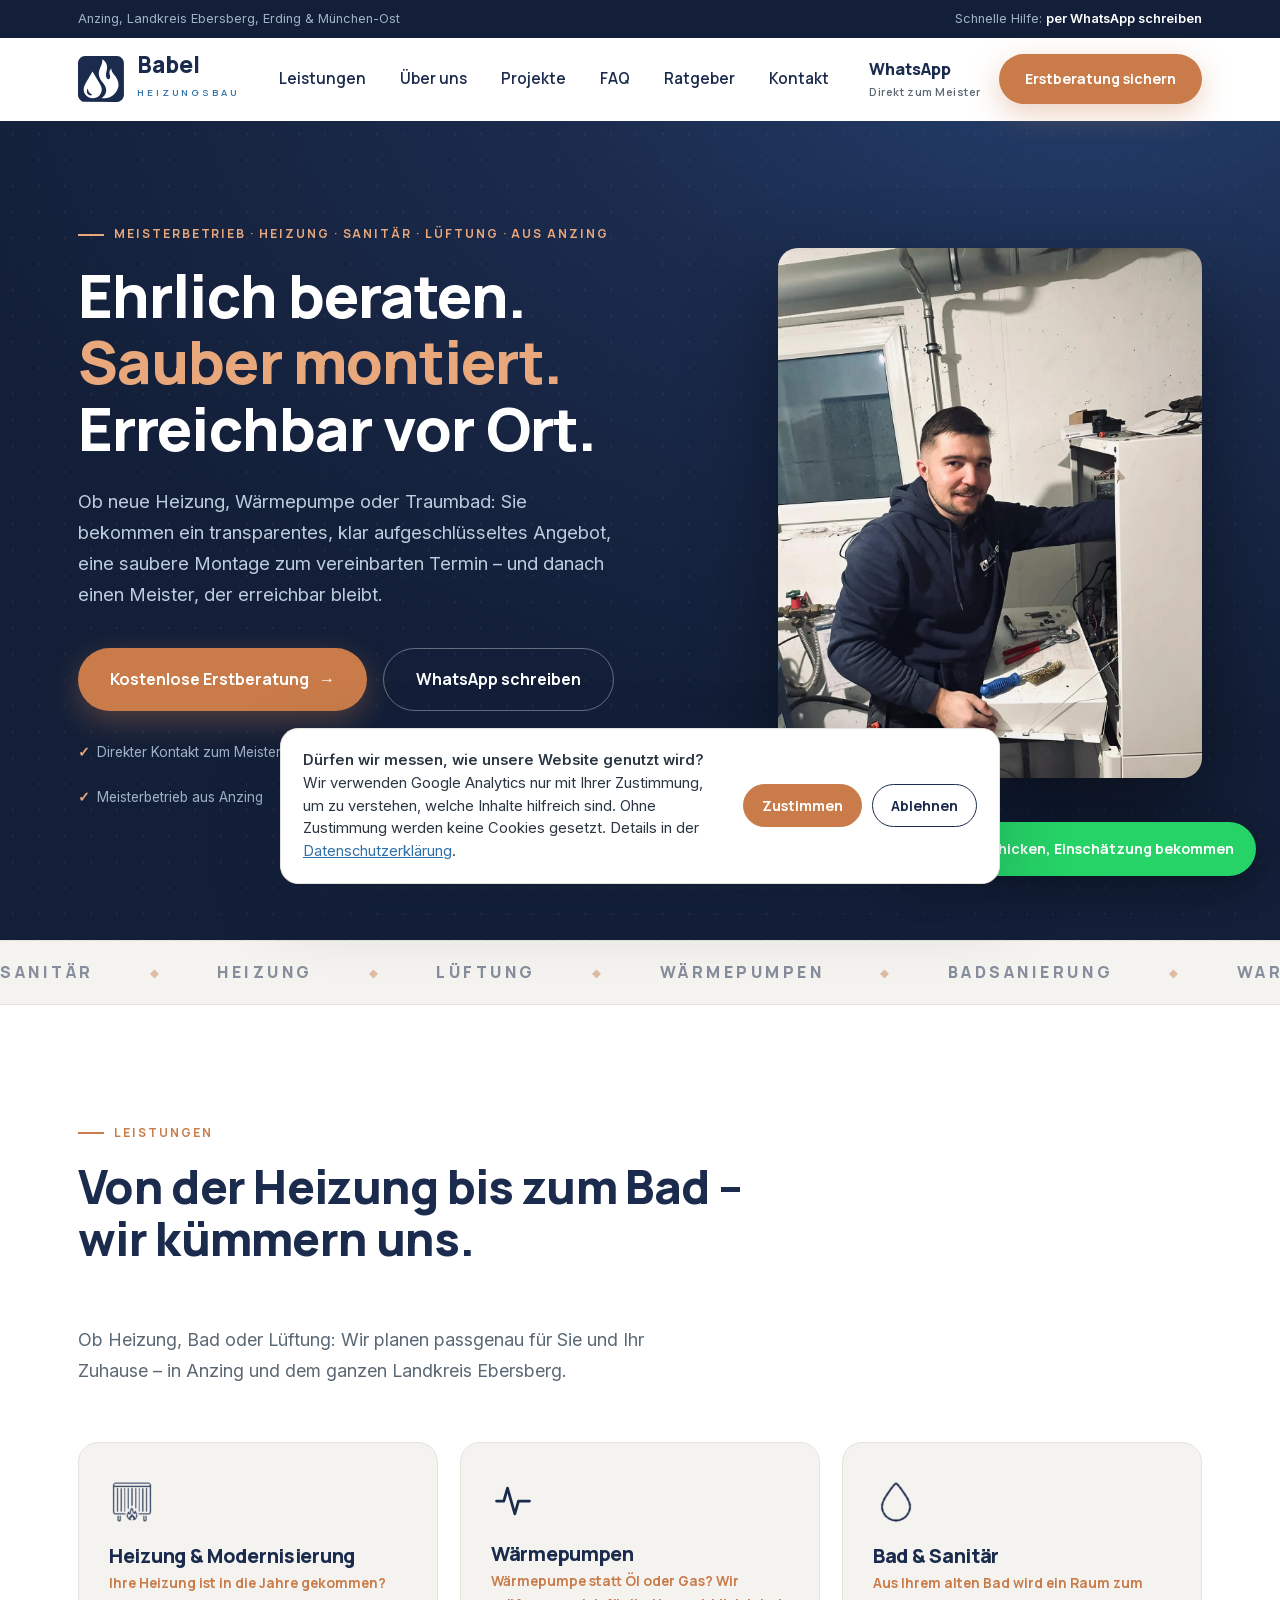
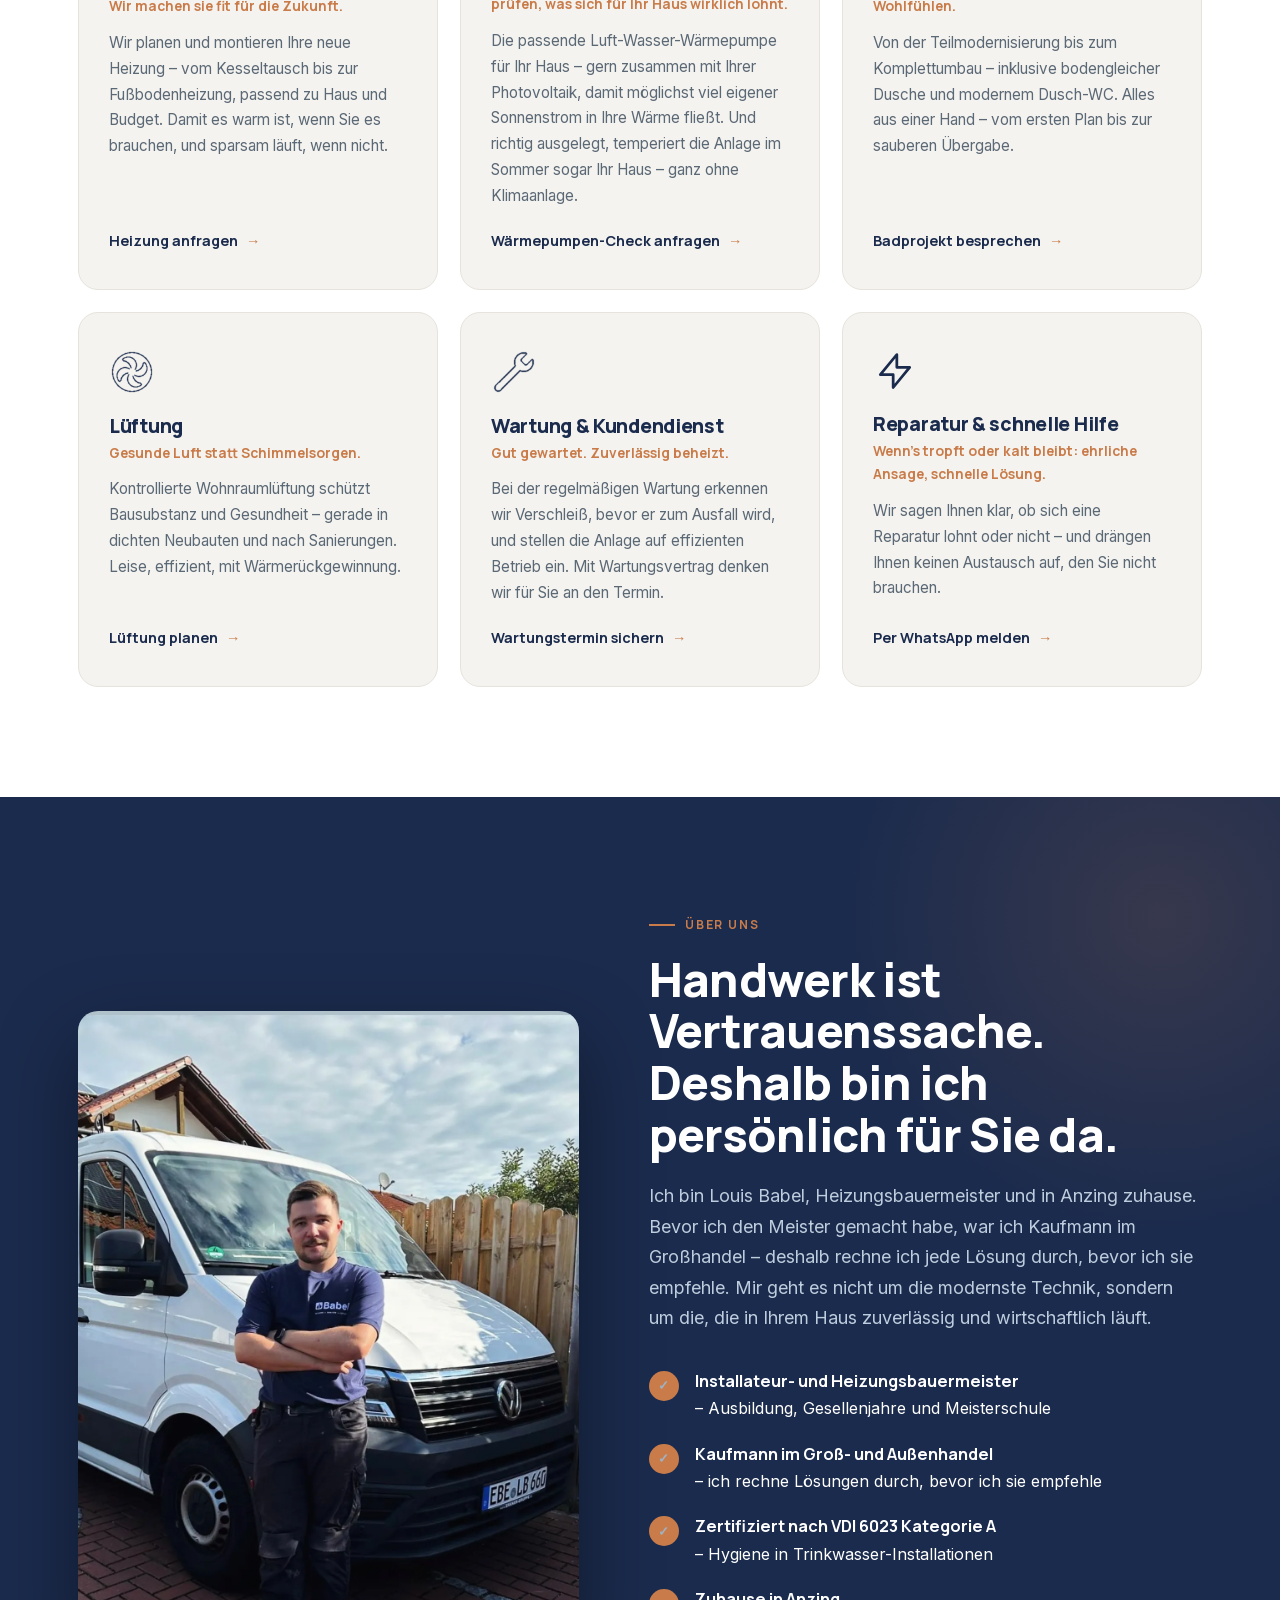
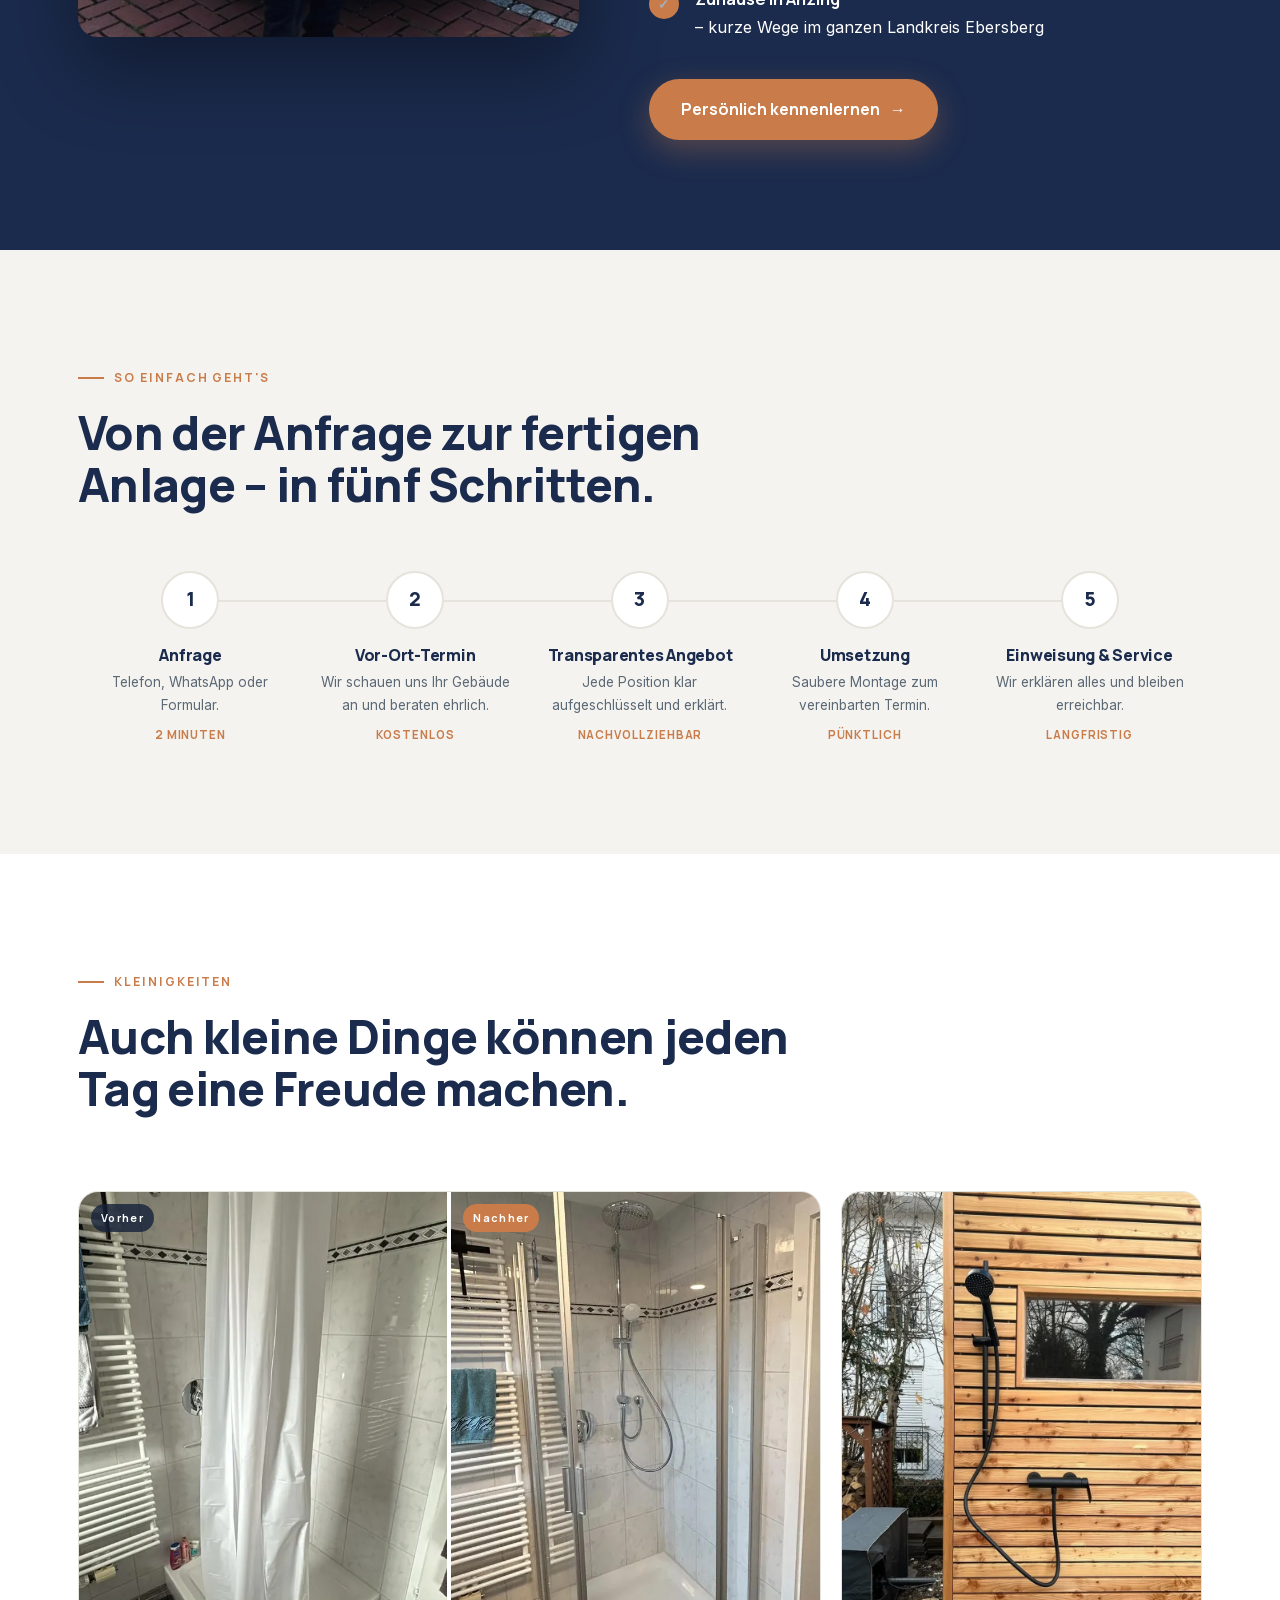
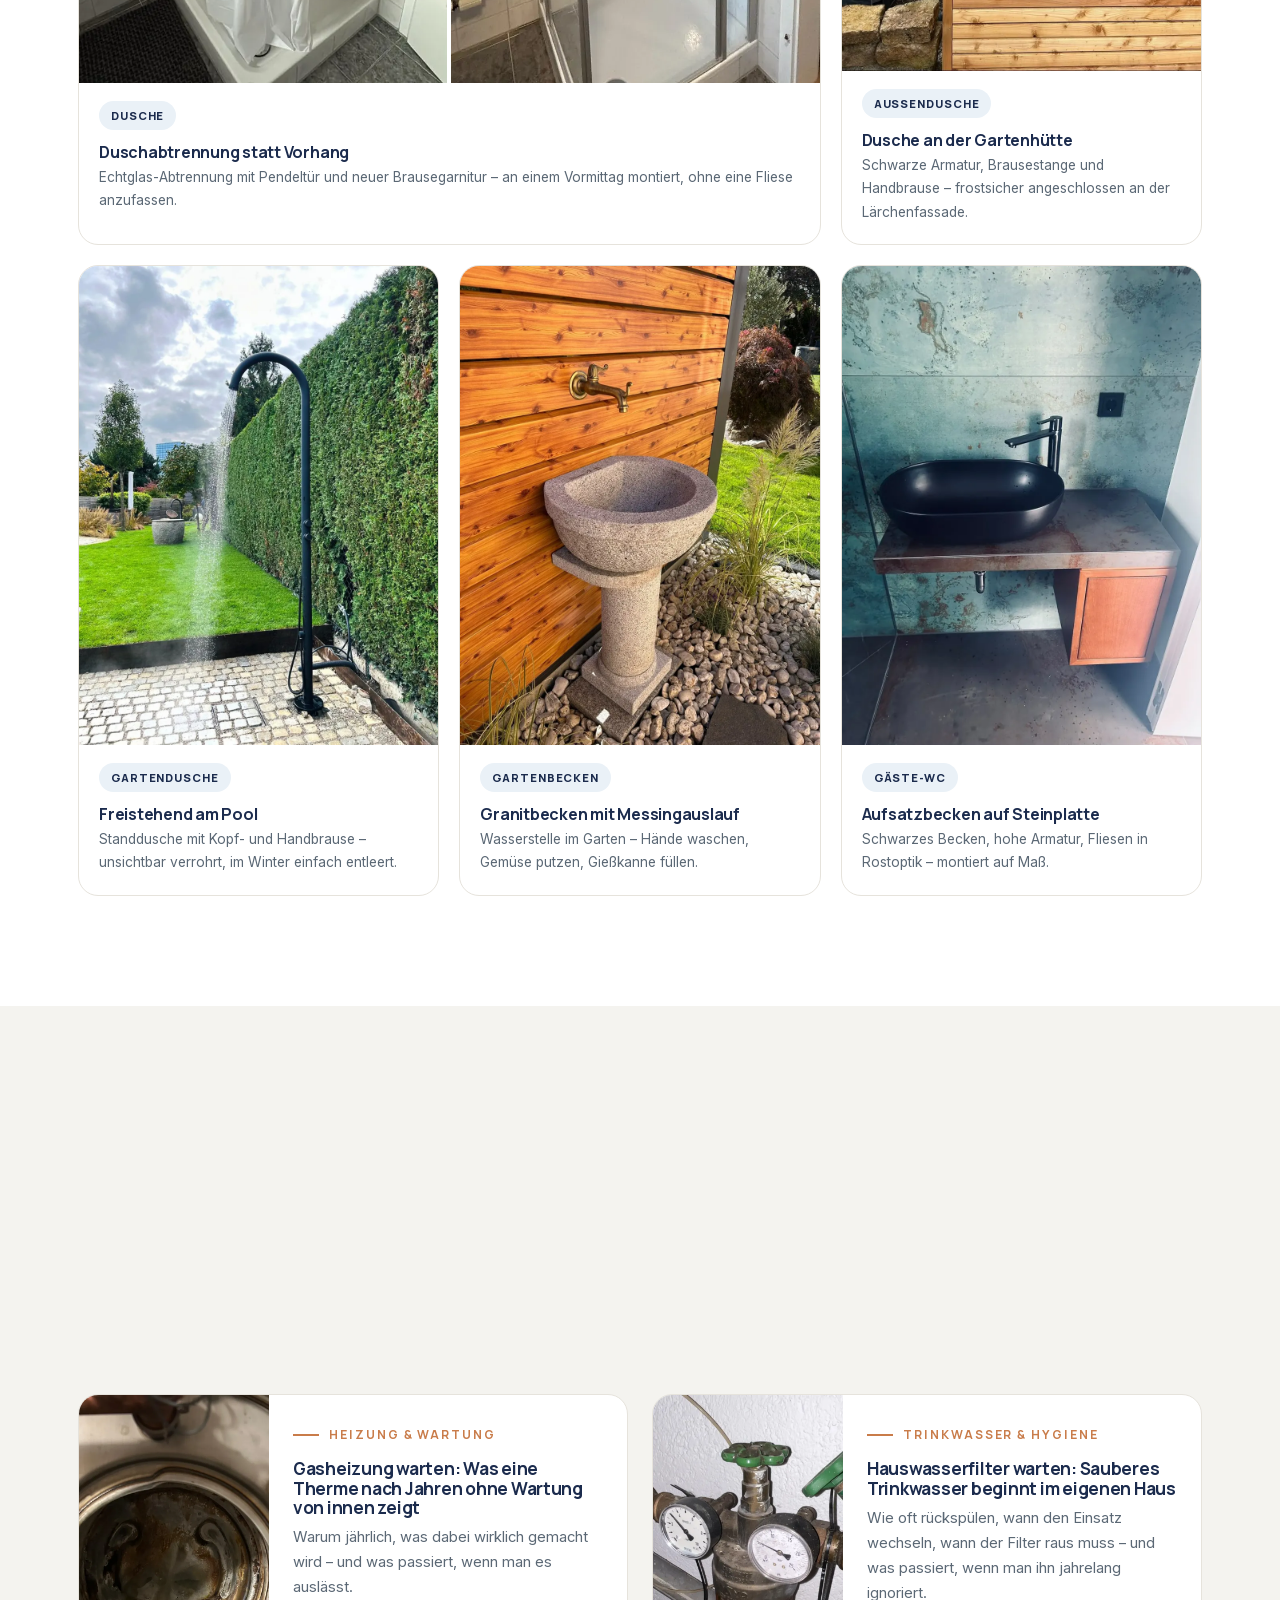
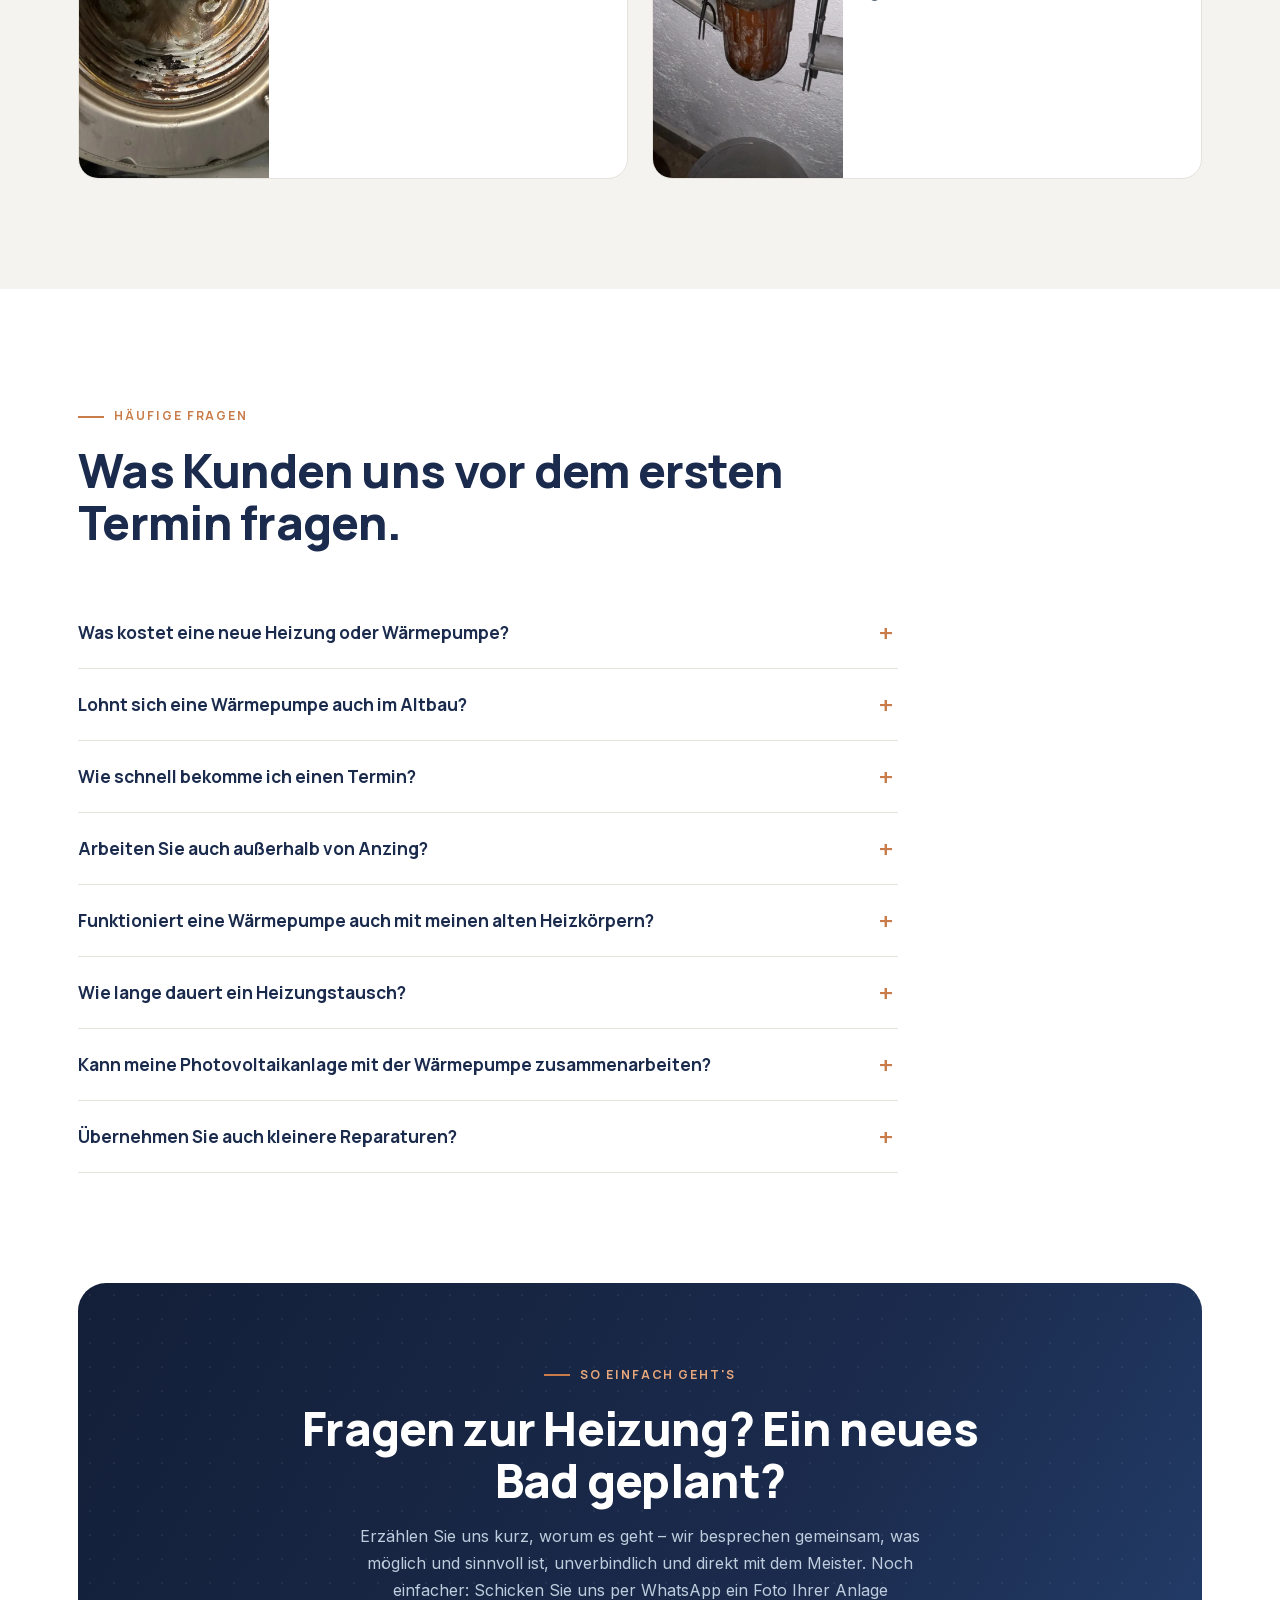
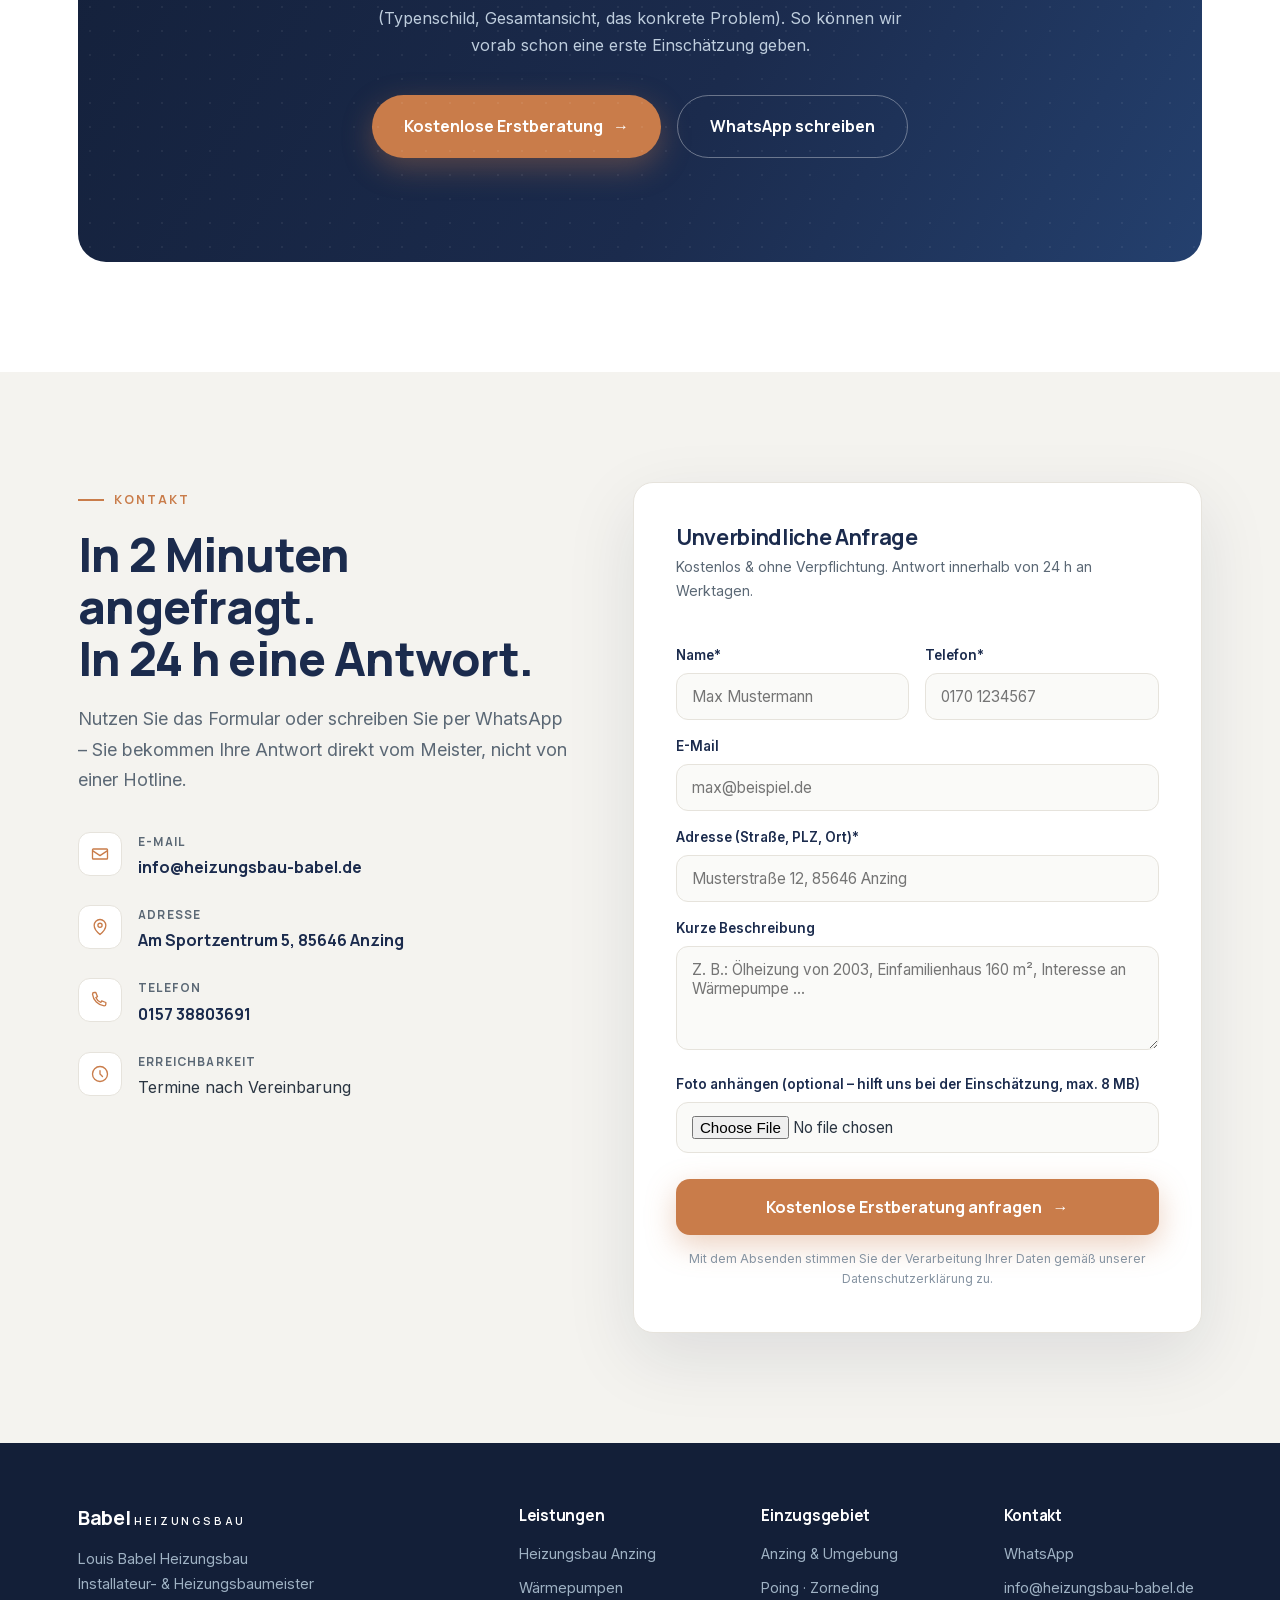
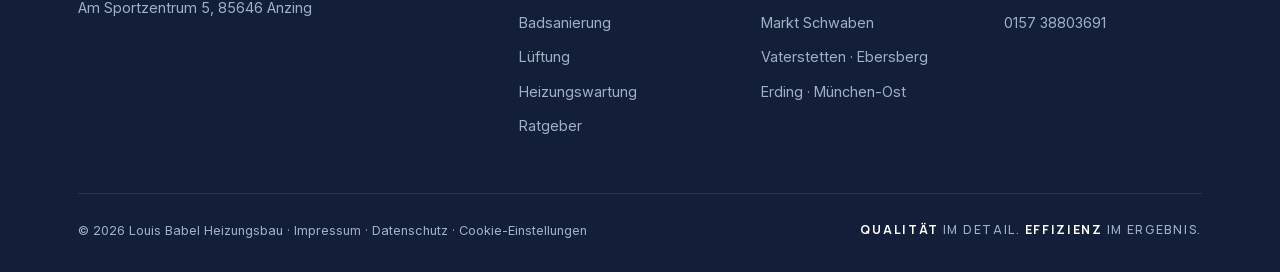
<file: index.html>
<!DOCTYPE html>
<html lang="de">
<head>
<meta charset="UTF-8">
<meta name="viewport" content="width=device-width, initial-scale=1.0">
<title>Heizungsbau Babel | Heizung, Wärmepumpe & Bad in Anzing</title>
<meta name="description" content="Meisterbetrieb für Heizung, Wärmepumpen, Bad & Lüftung in Anzing und dem Landkreis Ebersberg. Transparente Angebote, saubere Montage, ein Ansprechpartner. Jetzt kostenlose Erstberatung anfragen.">
<link rel="canonical" href="https://www.heizungsbau-babel.de/">
<meta property="og:title" content="Babel Heizungsbau – Ein warmes Zuhause. Klare Kosten. Ein Ansprechpartner.">
<meta property="og:description" content="Heizung, Wärmepumpe, Bad und Lüftung vom Meisterbetrieb in Anzing. Kostenlose Erstberatung, transparentes Angebot, saubere Umsetzung.">
<meta property="og:type" content="website">
<meta property="og:locale" content="de_DE">
<meta property="og:image" content="https://www.heizungsbau-babel.de/images/og-heizungsbau-babel.jpg">
<meta property="og:image:width" content="1200">
<meta property="og:image:height" content="630">
<meta name="twitter:card" content="summary_large_image">
<meta name="twitter:image" content="https://www.heizungsbau-babel.de/images/og-heizungsbau-babel.jpg">
<link rel="preload" href="/fonts/manrope-latin.woff2" as="font" type="font/woff2" crossorigin>
<link rel="preload" href="/fonts/inter-latin.woff2" as="font" type="font/woff2" crossorigin>
<link rel="stylesheet" href="/fonts/fonts.css">
<script src="/consent.js" defer></script>
<style>
:root{
  --marine:#1B2B4D; --marine-dark:#131F38; --marine-soft:#24406E;
  --blau:#2E6FA8; --blau-hell:#EAF1F7;
  --kupfer:#C97C4A; --kupfer-hell:#E8A87C; --kupfer-dunkel:#B36A3C;
  --grau:#F4F3EF; --linie:#E6E3DC; --text:#2A3542; --text-soft:#5B6875; --weiss:#FFFFFF;
  --radius:20px; --ease:cubic-bezier(.22,.9,.24,1);
}
*{margin:0;padding:0;box-sizing:border-box}
html{scroll-behavior:smooth}
::selection{background:var(--kupfer);color:#fff}
body{font-family:'Inter',sans-serif;color:var(--text);line-height:1.7;background:var(--weiss);-webkit-font-smoothing:antialiased}
h1,h2,h3,h4{font-family:'Manrope',sans-serif;color:var(--marine);line-height:1.12;letter-spacing:-.015em}
img{max-width:100%;display:block}
.wrap{max-width:1180px;margin:0 auto;padding:0 28px}
section{padding:110px 0}
.kicker{display:inline-flex;align-items:center;gap:10px;font-family:'Manrope',sans-serif;font-weight:700;font-size:.76rem;letter-spacing:.16em;text-transform:uppercase;color:var(--kupfer);margin-bottom:18px}
.kicker::before{content:"";width:26px;height:2px;background:var(--kupfer)}
h2{font-size:clamp(1.9rem,3.8vw,2.9rem);font-weight:800;margin-bottom:20px;max-width:720px}
.lead{font-size:1.12rem;color:var(--text-soft);max-width:620px}
.btn{display:inline-flex;align-items:center;gap:10px;font-family:'Manrope',sans-serif;font-weight:700;font-size:1rem;padding:17px 32px;border-radius:100px;text-decoration:none;transition:transform .3s var(--ease),box-shadow .3s var(--ease),background .3s;cursor:pointer;border:none}
.btn-primary{background:var(--kupfer);color:#fff;box-shadow:0 10px 30px rgba(201,124,74,.35)}
.btn-primary:hover{background:var(--kupfer-dunkel);transform:translateY(-3px);box-shadow:0 16px 36px rgba(201,124,74,.4)}
.btn-ghost{border:1.5px solid rgba(255,255,255,.35);color:#fff;background:transparent}
.btn-ghost:hover{background:rgba(255,255,255,.1);transform:translateY(-3px)}
.btn-dark{background:var(--marine);color:#fff}
.btn-dark:hover{background:var(--marine-dark);transform:translateY(-3px)}
.btn .arr{transition:transform .3s var(--ease)}
.btn:hover .arr{transform:translateX(4px)}

/* Reveal-Animationen */
.reveal{opacity:0;transform:translateY(36px);transition:opacity .9s var(--ease),transform .9s var(--ease)}
.reveal.in{opacity:1;transform:none}
.reveal-l{opacity:0;transform:translateX(-40px);transition:opacity .9s var(--ease),transform .9s var(--ease)}
.reveal-l.in{opacity:1;transform:none}
.reveal-r{opacity:0;transform:translateX(40px);transition:opacity .9s var(--ease),transform .9s var(--ease)}
.reveal-r.in{opacity:1;transform:none}
.d1{transition-delay:.12s}.d2{transition-delay:.24s}.d3{transition-delay:.36s}.d4{transition-delay:.48s}.d5{transition-delay:.6s}
@media (prefers-reduced-motion: reduce){
  .reveal,.reveal-l,.reveal-r{opacity:1;transform:none;transition:none}
  .marquee-track{animation:none!important}
}

/* Topbar + Header */
.topbar{background:var(--marine-dark);color:#9FB2C4;font-size:.8rem;padding:8px 0}
.topbar .wrap{display:flex;justify-content:space-between;gap:16px;flex-wrap:wrap}
.topbar a{color:#fff;text-decoration:none;font-weight:600}
header{position:sticky;top:0;z-index:100;background:rgba(255,255,255,.92);backdrop-filter:blur(14px);border-bottom:1px solid transparent;transition:box-shadow .3s,border-color .3s}
header.scrolled{border-color:var(--linie);box-shadow:0 8px 30px rgba(19,31,56,.07)}
.nav{display:flex;align-items:center;justify-content:space-between;height:82px}
.logo{display:flex;align-items:center;gap:13px;text-decoration:none}
.logo-text{font-family:'Manrope',sans-serif;color:var(--marine)}
.logo-text b{display:block;font-weight:800;font-size:1.4rem;line-height:1.05}
.logo-text span{font-weight:600;font-size:.6rem;letter-spacing:.3em;color:var(--blau)}
nav ul{display:flex;gap:34px;list-style:none}
nav a{font-family:'Manrope',sans-serif;font-weight:600;font-size:.95rem;color:var(--marine);text-decoration:none;position:relative;padding:6px 0}
nav a::after{content:"";position:absolute;left:0;bottom:0;width:0;height:2px;background:var(--kupfer);transition:width .3s var(--ease)}
nav a:hover::after{width:100%}
.nav-cta{display:flex;align-items:center;gap:18px}
.tel-head{font-family:'Manrope',sans-serif;font-weight:800;color:var(--marine);text-decoration:none;font-size:1rem}
.tel-head small{display:block;font-weight:600;font-size:.68rem;color:var(--text-soft);letter-spacing:.05em}
.burger{display:none;background:none;border:none;font-size:1.7rem;color:var(--marine);cursor:pointer}

/* Hero */
.hero{background:radial-gradient(1200px 700px at 85% -10%,var(--marine-soft) 0%,var(--marine) 45%,var(--marine-dark) 100%);color:#fff;padding:96px 0 130px;position:relative;overflow:hidden}
.hero::before{content:"";position:absolute;inset:0;background-image:radial-gradient(rgba(255,255,255,.05) 1px,transparent 1px);background-size:26px 26px;pointer-events:none}
.hero .wrap{position:relative;display:grid;grid-template-columns:1.2fr .8fr;gap:64px;align-items:center}
.hero-visual{justify-self:end;width:100%;max-width:440px}
.hero .kicker{color:var(--kupfer-hell)}
.hero .kicker::before{background:var(--kupfer-hell)}
.hero h1{color:#fff;font-size:clamp(2.3rem,5vw,3.7rem);font-weight:800;margin-bottom:24px}
.hero h1 em{font-style:normal;color:var(--kupfer-hell)}
.hero p{font-size:1.14rem;color:#BECDDD;max-width:540px;margin-bottom:38px}
.hero-btns{display:flex;gap:16px;flex-wrap:wrap;margin-bottom:30px}
.hero-trust{display:flex;gap:22px;flex-wrap:wrap;font-size:.86rem;color:#9FB2C4}
.hero-trust span{display:flex;align-items:center;gap:7px}
.hero-trust b{color:var(--kupfer-hell)}
.hero-visual{position:relative}
.hero-img{border-radius:var(--radius);overflow:hidden;box-shadow:0 40px 90px rgba(0,0,0,.45);aspect-ratio:4/5;max-height:600px}
.hero-img picture,.hero-img img{display:block;width:100%;height:100%;object-fit:cover;object-position:center 30%}
.hero-img img{width:100%;aspect-ratio:4/5;object-fit:cover}
.float-card{position:absolute;left:-40px;bottom:36px;background:rgba(255,255,255,.97);color:var(--text);border-radius:16px;padding:18px 22px;max-width:270px;box-shadow:0 24px 60px rgba(0,0,0,.35);animation:floaty 5.5s ease-in-out infinite}
.float-card b{font-family:'Manrope',sans-serif;color:var(--marine);display:block;margin-bottom:4px;font-size:.95rem}
.float-card small{font-size:.82rem;color:var(--text-soft);line-height:1.5;display:block}
.badge{position:absolute;top:-20px;right:-14px;background:var(--kupfer);color:#fff;font-family:'Manrope',sans-serif;font-weight:800;font-size:.78rem;letter-spacing:.1em;padding:12px 20px;border-radius:100px;box-shadow:0 14px 34px rgba(201,124,74,.5);animation:floaty 4.5s ease-in-out infinite reverse}
@keyframes floaty{0%,100%{transform:translateY(0)}50%{transform:translateY(-10px)}}

/* Marquee */
.marquee{background:var(--grau);border-top:1px solid var(--linie);border-bottom:1px solid var(--linie);overflow:hidden;padding:18px 0}
.marquee-track{display:flex;gap:56px;white-space:nowrap;animation:marq 30s linear infinite;width:max-content}
.marquee-track span{font-family:'Manrope',sans-serif;font-weight:800;font-size:1rem;letter-spacing:.22em;color:var(--marine);opacity:.5;display:flex;align-items:center;gap:56px}
.marquee-track span::after{content:"◆";color:var(--kupfer);font-size:.7rem;opacity:.9}
@keyframes marq{to{transform:translateX(-50%)}}

/* Leistungen */
.services{background:var(--weiss)}
.sec-head{display:flex;justify-content:space-between;align-items:flex-end;gap:40px;flex-wrap:wrap;margin-bottom:56px}
.cards{display:grid;grid-template-columns:repeat(3,1fr);gap:22px}
.card{background:var(--grau);border:1px solid var(--linie);border-radius:var(--radius);padding:36px 30px;transition:transform .4s var(--ease),box-shadow .4s var(--ease),background .4s;display:flex;flex-direction:column;position:relative;overflow:hidden}
.card::after{content:"";position:absolute;inset:auto -30% -60% auto;width:220px;height:220px;border-radius:50%;background:radial-gradient(circle,rgba(201,124,74,.14),transparent 70%);opacity:0;transition:opacity .4s}
.card:hover{transform:translateY(-7px);box-shadow:0 26px 60px rgba(19,31,56,.12);background:#fff}
.card:hover::after{opacity:1}
.card .icon-img{width:46px;height:46px;margin-bottom:20px;object-fit:contain}
.card svg{width:44px;height:44px;stroke:var(--marine);margin-bottom:20px}
.card h3{font-size:1.22rem;font-weight:800;margin-bottom:4px}
.card .benefit{font-size:.86rem;font-weight:700;color:var(--kupfer);font-family:'Manrope',sans-serif;margin-bottom:12px;display:block}
.card p{font-size:.95rem;color:var(--text-soft);flex:1}
.card a{font-family:'Manrope',sans-serif;font-weight:700;font-size:.9rem;color:var(--marine);text-decoration:none;margin-top:20px;display:inline-flex;align-items:center;gap:8px}
.card a .arr{transition:transform .3s var(--ease);color:var(--kupfer)}
.card a:hover .arr{transform:translateX(5px)}

/* Warum / Nutzen */
.why{background:var(--marine);color:#fff;position:relative;overflow:hidden}
.why::before{content:"";position:absolute;right:-200px;top:-200px;width:640px;height:640px;border-radius:50%;background:radial-gradient(circle,rgba(201,124,74,.16),transparent 70%)}
.why h2,.why h3{color:#fff}
.why .wrap{display:grid;grid-template-columns:.95fr 1.05fr;gap:70px;align-items:center;position:relative}
.why-img{border-radius:var(--radius);overflow:hidden;box-shadow:0 30px 80px rgba(0,0,0,.4)}
.why-img picture{display:block;aspect-ratio:4/5}
.why-img img{display:block;width:100%;height:100%;object-fit:cover;object-position:center 20%;transition:transform 1.2s var(--ease)}
.why-img:hover img{transform:scale(1.04)}
.img-placeholder{aspect-ratio:4/5;background:linear-gradient(160deg,var(--marine-soft),var(--marine-dark));display:flex;align-items:center;justify-content:center;text-align:center;color:#7E97AE;font-family:'Manrope',sans-serif;font-weight:600;letter-spacing:.1em;font-size:.85rem;line-height:2;padding:24px}
.why .lead{color:#BECDDD}
.why-list{list-style:none;margin:34px 0 38px;display:grid;gap:18px}
.why-list li{display:flex;gap:16px;align-items:flex-start}
.why-list .tick{flex-shrink:0;width:30px;height:30px;border-radius:50%;background:var(--kupfer);display:flex;align-items:center;justify-content:center;font-weight:800;font-size:.8rem;margin-top:3px}
.why-list b{font-family:'Manrope',sans-serif;display:block;font-size:1.02rem}
.why-list span{font-size:.9rem;color:#9FB2C4}

/* Prozess */
.process{background:var(--grau)}
.steps{display:grid;grid-template-columns:repeat(5,1fr);gap:0;margin-top:60px;position:relative}
.steps::before{content:"";position:absolute;top:29px;left:9%;right:9%;height:2px;background:var(--linie)}
.step{text-align:center;padding:0 14px;position:relative}
.step-nr{width:58px;height:58px;border-radius:50%;background:#fff;border:2px solid var(--linie);color:var(--marine);font-family:'Manrope',sans-serif;font-weight:800;font-size:1.2rem;display:flex;align-items:center;justify-content:center;margin:0 auto 18px;position:relative;z-index:1;transition:background .4s,color .4s,border-color .4s,transform .4s var(--ease)}
.step:hover .step-nr{background:var(--kupfer);border-color:var(--kupfer);color:#fff;transform:scale(1.1)}
.step h4{font-size:1rem;font-weight:800;margin-bottom:6px}
.step p{font-size:.85rem;color:var(--text-soft)}
.step small{display:block;font-family:'Manrope',sans-serif;font-weight:700;font-size:.72rem;letter-spacing:.08em;color:var(--kupfer);margin-top:8px;text-transform:uppercase}

/* Referenzen */
.refs{background:var(--weiss)}
.ref-grid{display:grid;grid-template-columns:repeat(3,1fr);gap:24px}
.ref{border-radius:var(--radius);overflow:hidden;position:relative;border:1px solid var(--linie);background:#fff;transition:transform .4s var(--ease),box-shadow .4s var(--ease)}
.ref:hover{transform:translateY(-7px);box-shadow:0 30px 70px rgba(19,31,56,.14)}
.ref-img{aspect-ratio:16/11;overflow:hidden}
.ref-img img{width:100%;height:100%;object-fit:cover;transition:transform 1.1s var(--ease)}
.ref:hover .ref-img img{transform:scale(1.06)}
.ref-body{padding:26px}
.ref-body .tag{display:inline-block;background:var(--blau-hell);color:var(--marine);font-size:.7rem;font-weight:800;font-family:'Manrope',sans-serif;letter-spacing:.08em;padding:5px 12px;border-radius:100px;margin-bottom:14px}
.ref-body h3{font-size:1.08rem;margin-bottom:8px}
.ref-body p{font-size:.9rem;color:var(--text-soft)}
.ref-body em{color:var(--kupfer);font-style:normal;font-weight:600}
.ref-grid-4{grid-template-columns:repeat(3,1fr);gap:20px}
.ref-grid-4 .ref-wide{grid-column:span 2}
.ref-grid-4 .ref-wide .ref-img{aspect-ratio:auto;display:grid;grid-template-columns:1fr 1fr;gap:4px}
.ref-grid-4 .ref-wide .ref-img picture{position:relative;aspect-ratio:3/4;display:block;overflow:hidden}
.ref-grid-4 .ref-wide .ref-img img{width:100%;height:100%;object-fit:cover}
.ba-label{position:absolute;left:12px;top:12px;background:rgba(19,31,56,.78);color:#fff;font-family:'Manrope',sans-serif;font-weight:700;font-size:.68rem;letter-spacing:.12em;padding:5px 10px;border-radius:100px;z-index:2}
.ba-label.after{background:var(--kupfer)}
.ratgeber{background:var(--grau)}
.blog-list{display:grid;grid-template-columns:repeat(2,1fr);gap:24px}
.blog-card{border:1px solid var(--linie);border-radius:var(--radius);overflow:hidden;background:#fff;text-decoration:none;color:inherit;display:grid;grid-template-columns:190px 1fr;transition:transform .4s var(--ease),box-shadow .4s var(--ease)}
.blog-card:hover{transform:translateY(-6px);box-shadow:0 24px 60px rgba(19,31,56,.12)}
.blog-card picture,.blog-card img{display:block;width:100%;height:100%;object-fit:cover;object-position:center 30%}
.blog-card picture{min-height:190px}
.blog-card div{padding:22px 24px 26px}
.blog-card h3{font-size:1.08rem;margin:8px 0 8px;color:var(--marine)}
.blog-card p{font-size:.92rem;color:var(--text-soft)}
.blog-card .kicker{margin-bottom:6px}

.ref-grid-4 .ref-img{aspect-ratio:3/4}
.ref-grid-4 .ref-body{padding:18px 20px 20px}
.ref-grid-4 .ref-body h3{font-size:1rem;margin-bottom:4px}
.ref-grid-4 .ref-body p{font-size:.86rem}

/* Stimmen */
.quotes-sec{background:var(--grau)}
.quotes{display:grid;grid-template-columns:repeat(3,1fr);gap:22px}
.quote{background:#fff;border:1px solid var(--linie);border-radius:var(--radius);padding:34px;position:relative;transition:transform .4s var(--ease),box-shadow .4s var(--ease)}
.quote:hover{transform:translateY(-6px);box-shadow:0 24px 56px rgba(19,31,56,.1)}
.quote::before{content:"“";position:absolute;top:14px;right:26px;font-family:'Manrope',sans-serif;font-size:5rem;line-height:1;color:var(--kupfer);opacity:.16}
.stars{color:var(--kupfer);letter-spacing:4px;margin-bottom:16px;font-size:.95rem}
.quote p{font-size:.97rem;color:var(--text);margin-bottom:18px}
.quote b{font-family:'Manrope',sans-serif;color:var(--marine);font-size:.88rem}
.quote small{display:block;color:var(--text-soft);font-size:.78rem}

/* FAQ */
.faq{background:var(--weiss)}
.faq-list{max-width:820px;margin-top:48px}
.faq-item{border-bottom:1px solid var(--linie)}
.faq-q{width:100%;background:none;border:none;text-align:left;font-family:'Manrope',sans-serif;font-weight:700;font-size:1.08rem;color:var(--marine);padding:24px 44px 24px 0;cursor:pointer;position:relative}
.faq-q::after{content:"+";position:absolute;right:4px;top:50%;transform:translateY(-50%);font-size:1.6rem;font-weight:500;color:var(--kupfer);transition:transform .35s var(--ease)}
.faq-item.open .faq-q::after{transform:translateY(-50%) rotate(45deg)}
.faq-a{max-height:0;overflow:hidden;transition:max-height .5s var(--ease)}
.faq-a p{padding:0 0 24px;color:var(--text-soft);font-size:.97rem;max-width:700px}

/* CTA Panel */
.cta-panel{background:var(--weiss);padding-top:0}
.cta-inner{background:linear-gradient(120deg,var(--marine-dark),var(--marine) 60%,var(--marine-soft));border-radius:28px;padding:74px 60px;text-align:center;color:#fff;position:relative;overflow:hidden}
.cta-inner::before{content:"";position:absolute;inset:0;background-image:radial-gradient(rgba(255,255,255,.06) 1px,transparent 1px);background-size:24px 24px}
.cta-inner h2{color:#fff;margin:0 auto 16px}
.cta-inner p{color:#BECDDD;max-width:560px;margin:0 auto 36px}
.cta-inner .hero-btns{justify-content:center}

/* Kontakt */
.contact{background:var(--grau)}
.contact .wrap{display:grid;grid-template-columns:1fr 1.15fr;gap:60px;align-items:start}
.c-info{list-style:none;margin-top:8px}
.c-info li{display:flex;gap:16px;margin-bottom:24px;align-items:flex-start}
.c-ic{flex-shrink:0;width:44px;height:44px;border-radius:12px;background:#fff;border:1px solid var(--linie);display:flex;align-items:center;justify-content:center}
.c-ic svg{width:20px;height:20px;stroke:var(--kupfer)}
.c-info a{color:var(--marine);font-weight:700;text-decoration:none;font-family:'Manrope',sans-serif}
.c-info span{display:block;font-size:.74rem;color:var(--text-soft);text-transform:uppercase;letter-spacing:.1em;font-family:'Manrope',sans-serif;font-weight:700;margin-bottom:2px}
form{background:#fff;border-radius:var(--radius);padding:42px;box-shadow:0 24px 70px rgba(19,31,56,.1);border:1px solid var(--linie)}
form h3{margin-bottom:6px;font-size:1.35rem}
form .form-sub{font-size:.88rem;color:var(--text-soft);margin-bottom:26px}
.f-row{display:grid;grid-template-columns:1fr 1fr;gap:16px}
label{display:block;font-size:.84rem;font-weight:600;margin:15px 0 6px;color:var(--marine)}
input,select,textarea{width:100%;padding:13px 15px;border:1.5px solid var(--linie);border-radius:12px;font-family:'Inter',sans-serif;font-size:.95rem;background:#FAFAF8;transition:border-color .3s,box-shadow .3s}
input:focus,select:focus,textarea:focus{outline:none;border-color:var(--kupfer);box-shadow:0 0 0 4px rgba(201,124,74,.12)}
form .btn{width:100%;justify-content:center;margin-top:26px;border-radius:14px}
.f-hint{font-size:.76rem;color:#8593A1;margin-top:14px;text-align:center}

/* Footer */
footer{background:var(--marine-dark);color:#9FB2C4;padding:64px 0 30px;font-size:.9rem}
.f-grid{display:grid;grid-template-columns:2fr 1fr 1fr 1fr;gap:44px;margin-bottom:44px}
footer h4{color:#fff;font-size:.95rem;margin-bottom:18px}
footer ul{list-style:none}
footer li{margin-bottom:10px}
footer a{color:#9FB2C4;text-decoration:none;transition:color .3s}
footer a:hover{color:var(--kupfer-hell)}
.f-bottom{border-top:1px solid rgba(255,255,255,.1);padding-top:26px;display:flex;justify-content:space-between;flex-wrap:wrap;gap:12px;font-size:.8rem}
.f-claim{font-family:'Manrope',sans-serif;letter-spacing:.14em;font-size:.76rem;text-transform:uppercase}
.f-claim b{color:#fff}

/* WhatsApp Float */
.wa-float{position:fixed;right:24px;bottom:24px;z-index:200;display:flex;align-items:center;gap:10px;background:#25D366;color:#fff;text-decoration:none;font-family:'Manrope',sans-serif;font-weight:700;font-size:.9rem;padding:14px 22px 14px 16px;border-radius:100px;box-shadow:0 12px 34px rgba(0,0,0,.28);transition:transform .3s var(--ease)}
.wa-float:hover{transform:scale(1.06)}
.wa-float svg{width:26px;height:26px;fill:#fff}

@media(max-width:980px){
  nav ul,.tel-head{display:none}
  .burger{display:block}
  .nav-cta{gap:12px}
  .nav-cta .btn{padding:11px 16px!important;font-size:.82rem!important;white-space:nowrap}
  header.menu-open nav ul{display:flex;flex-direction:column;gap:4px;position:absolute;top:100%;left:0;right:0;background:#fff;border-bottom:1px solid var(--linie);box-shadow:0 24px 48px rgba(19,31,56,.14);padding:14px 28px 22px}
  header.menu-open nav a{display:block;padding:13px 0;font-size:1.05rem;border-bottom:1px solid var(--linie)}
  header.menu-open nav li:last-child a{border-bottom:none}
  header.menu-open nav a::after{display:none}
  section{padding:72px 0}
  .hero .wrap,.why .wrap,.contact .wrap{grid-template-columns:1fr}
  .hero{padding:64px 0 90px}
  .hero-visual{max-width:420px;margin:0 auto;justify-self:center}
  .float-card{left:10px}
  .stats .wrap{grid-template-columns:1fr 1fr}
  .stat{border:none;padding:16px}
  .cards,.ref-grid,.quotes{grid-template-columns:1fr}
  .ref-grid-4{grid-template-columns:1fr 1fr;gap:14px}
  .ref-grid-4 .ref-wide{grid-column:span 2}
  .blog-list{grid-template-columns:1fr}
  .blog-card{grid-template-columns:1fr}
  .blog-card picture{aspect-ratio:16/8;min-height:0}
  .steps{grid-template-columns:1fr 1fr}
  .steps::before{display:none}
  .f-grid{grid-template-columns:1fr 1fr}
  .f-row{grid-template-columns:1fr}
  .cta-inner{padding:54px 26px}
}

#hb-consent{position:fixed;left:16px;right:16px;bottom:16px;z-index:300;display:flex;justify-content:center;pointer-events:none}
#hb-consent .hbc-box{pointer-events:auto;max-width:720px;width:100%;background:#fff;border:1px solid var(--linie);border-radius:18px;box-shadow:0 24px 70px rgba(19,31,56,.22);padding:20px 22px;display:flex;gap:18px;align-items:center;flex-wrap:wrap}
#hb-consent p{margin:0;flex:1 1 360px;font-size:.92rem;line-height:1.55;color:var(--text)}
#hb-consent a{color:var(--blau)}
#hb-consent .hbc-btns{display:flex;gap:10px;flex:0 0 auto}
#hb-consent button{font-family:'Manrope',sans-serif;font-weight:700;font-size:.9rem;padding:11px 18px;border-radius:100px;cursor:pointer;border:1.5px solid var(--marine)}
#hb-consent .hbc-accept{background:var(--kupfer);border-color:var(--kupfer);color:#fff}
#hb-consent .hbc-decline{background:#fff;color:var(--marine)}
@media(max-width:700px){#hb-consent{bottom:84px}#hb-consent .hbc-btns{width:100%}#hb-consent button{flex:1}}
</style>
</head>
<body>

<div class="topbar">
  <div class="wrap">
    <span>Anzing, Landkreis Ebersberg, Erding &amp; München-Ost</span>
    <span>Schnelle Hilfe: <a href="https://wa.me/4915738803691?text=Hallo%2C%20ich%20interessiere%20mich%20f%C3%BCr%20eine%20Beratung.">per WhatsApp schreiben</a></span>
  </div>
</div>

<header id="header">
  <div class="wrap nav">
    <a class="logo" href="#top" aria-label="Babel Heizungsbau – Startseite">
      <svg width="46" height="46" viewBox="0 0 214.7 213.99" aria-hidden="true"><path d="M 106.175781 174.539062 C 114.429688 159.191406 110.941406 144.453125 102.382812 130.15625 L 67.792969 72.371094 L 48.546875 105.222656 C 42.433594 115.660156 36.609375 125.546875 31.179688 136.324219 C 24.09375 150.386719 25.09375 166.25 34.007812 179.210938 C 42.207031 191.136719 56.460938 198.019531 71.664062 196.976562 C 86.332031 195.972656 99.070312 187.753906 106.175781 174.539062 Z M 158.445312 72.34375 C 156.097656 67.621094 155.539062 62.8125 156.316406 57.6875 C 150.070312 61.8125 147.277344 68.214844 146.945312 75.382812 C 146.464844 85.652344 152.242188 93.882812 149.273438 102.71875 C 148.484375 105.074219 146.308594 107.351562 144.53125 107.886719 C 138.875 109.585938 134.058594 105.390625 132.238281 99.125 C 130.449219 92.960938 129.847656 86.667969 131.132812 80.355469 L 134.757812 62.59375 C 137.511719 49.109375 134.4375 35.5625 125.941406 24.941406 C 122.355469 20.464844 118.390625 16.808594 112.800781 14.335938 C 114.378906 24.363281 112.742188 33.964844 108.71875 43.261719 C 105.59375 50.476562 102.566406 57.292969 100.003906 64.722656 C 95.15625 78.769531 96.335938 93.503906 103.605469 106.449219 C 106.753906 112.054688 110.300781 117.105469 114.257812 122.21875 C 125.144531 136.28125 135.578125 151.5 130.128906 169.804688 C 126.75 181.152344 119.335938 190.015625 109.679688 196.761719 C 116.398438 196.910156 122.363281 197.234375 128.667969 196.542969 C 146 194.632812 161.472656 186.027344 172.96875 173 C 189.757812 153.984375 194.152344 131.523438 182.851562 108.371094 C 174.875 92.027344 163.96875 83.46875 158.445312 72.34375 Z M 183.175781 213.835938 L 32.539062 213.636719 C 15.472656 213.617188 0.03125 198.382812 0.03125 181.207031 L 0 33.21875 C -0.00390625 16.03125 15.265625 0.144531 32.542969 0.148438 L 182.453125 0.1875 C 199.25 0.191406 214.140625 16.078125 214.167969 32.574219 L 214.40625 181.15625 C 213.324219 198.113281 200.429688 211.953125 183.175781 213.835938 " fill="#1B2B4D" fill-rule="nonzero"/><path d="M 55.15625 183.304688 C 44.164062 180.257812 38.621094 168.53125 42.085938 158.125 C 42.914062 155.636719 44.351562 153.644531 46.433594 152.042969 C 46.835938 164.574219 54.167969 174.816406 66.132812 178.949219 C 64.023438 182.277344 59.699219 184.566406 55.15625 183.304688 " fill="#1B2B4D"/></svg>
      <span class="logo-text"><b>Babel</b><span>HEIZUNGSBAU</span></span>
    </a>
    <nav aria-label="Hauptnavigation">
      <ul>
        <li><a href="#leistungen">Leistungen</a></li>
        <li><a href="#warum">Über uns</a></li>
        <li><a href="#referenzen">Projekte</a></li>
        <li><a href="#faq">FAQ</a></li>
        <li><a href="/blog/">Ratgeber</a></li>
        <li><a href="#kontakt">Kontakt</a></li>
      </ul>
    </nav>
    <div class="nav-cta">
      <a class="tel-head" href="https://wa.me/4915738803691?text=Hallo%2C%20ich%20interessiere%20mich%20f%C3%BCr%20eine%20Beratung.">WhatsApp<small>Direkt zum Meister</small></a>
      <a class="btn btn-primary" style="padding:13px 26px;font-size:.9rem" href="#kontakt">Erstberatung sichern</a>
      <button class="burger" aria-label="Menü öffnen">☰</button>
    </div>
  </div>
</header>

<div class="hero" id="top">
  <div class="wrap">
    <div>
      <span class="kicker reveal in">Meisterbetrieb · Heizung · Sanitär · Lüftung · aus Anzing</span>
      <h1 class="reveal in">Ehrlich beraten.<br><em>Sauber montiert.</em><br>Erreichbar vor Ort.</h1>
      <p class="reveal in d1">Ob neue Heizung, Wärmepumpe oder Traumbad: Sie bekommen ein transparentes, klar aufgeschlüsseltes Angebot, eine saubere Montage zum vereinbarten Termin – und danach einen Meister, der erreichbar bleibt.</p>
      <div class="hero-btns reveal in d2">
        <a class="btn btn-primary" href="#kontakt">Kostenlose Erstberatung <span class="arr">→</span></a>
        <a class="btn btn-ghost" href="https://wa.me/4915738803691?text=Hallo%2C%20ich%20interessiere%20mich%20f%C3%BCr%20eine%20Beratung.">WhatsApp schreiben</a>
      </div>
      <div class="hero-trust reveal in d3">
        <span><b>✓</b> Direkter Kontakt zum Meister</span>
        <span><b>✓</b> Verständliche Beratung, klare Angebote</span>
        <span><b>✓</b> Meisterbetrieb aus Anzing</span>
      </div>
    </div>
    <div class="hero-visual reveal in d2">
      <div class="hero-img">
        <picture>
          <source srcset="images/louis-babel-heizungsbauermeister-anzing.webp" type="image/webp">
          <img src="images/louis-babel-heizungsbauermeister-anzing.jpg" alt="Louis Babel, Installateur- und Heizungsbauermeister aus Anzing, bei der Arbeit an einer Heizungsanlage" width="1200" height="1600" fetchpriority="high">
        </picture>
      </div>
    </div>
  </div>
</div>


<div class="marquee" aria-hidden="true">
  <div class="marquee-track">
    <span>SANITÄR</span><span>HEIZUNG</span><span>LÜFTUNG</span><span>WÄRMEPUMPEN</span><span>BADSANIERUNG</span><span>WARTUNG</span>
    <span>SANITÄR</span><span>HEIZUNG</span><span>LÜFTUNG</span><span>WÄRMEPUMPEN</span><span>BADSANIERUNG</span><span>WARTUNG</span>
  </div>
</div>

<section class="services" id="leistungen">
  <div class="wrap">
    <div class="sec-head">
      <div>
        <span class="kicker reveal">Leistungen</span>
        <h2 class="reveal">Von der Heizung bis zum Bad –<br>wir kümmern uns.</h2>
      </div>
      <p class="lead reveal d1">Ob Heizung, Bad oder Lüftung: Wir planen passgenau für Sie und Ihr Zuhause – in Anzing und dem ganzen Landkreis Ebersberg.</p>
    </div>
    <div class="cards">
      <div class="card reveal">
        <img class="icon-img" alt="" src="[data-uri]">
        <h3>Heizung &amp; Modernisierung</h3>
        <span class="benefit">Ihre Heizung ist in die Jahre gekommen? Wir machen sie fit für die Zukunft.</span>
        <p>Wir planen und montieren Ihre neue Heizung – vom Kesseltausch bis zur Fußbodenheizung, passend zu Haus und Budget. Damit es warm ist, wenn Sie es brauchen, und sparsam läuft, wenn nicht.</p>
        <a href="#kontakt">Heizung anfragen <span class="arr">→</span></a>
      </div>
      <div class="card reveal d1">
        <svg fill="none" stroke-width="1.5" viewBox="0 0 24 24"><path d="M3 12h4l2-7 4 14 2-7h6" stroke-linecap="round" stroke-linejoin="round"/></svg>
        <h3>Wärmepumpen</h3>
        <span class="benefit">Wärmepumpe statt Öl oder Gas? Wir prüfen, was sich für Ihr Haus wirklich lohnt.</span>
        <p>Die passende Luft-Wasser-Wärmepumpe für Ihr Haus – gern zusammen mit Ihrer Photovoltaik, damit möglichst viel eigener Sonnenstrom in Ihre Wärme fließt. Und richtig ausgelegt, temperiert die Anlage im Sommer sogar Ihr Haus – ganz ohne Klimaanlage.</p>
        <a href="#kontakt">Wärmepumpen-Check anfragen <span class="arr">→</span></a>
      </div>
      <div class="card reveal d2">
        <img class="icon-img" alt="" src="[data-uri]">
        <h3>Bad &amp; Sanitär</h3>
        <span class="benefit">Aus Ihrem alten Bad wird ein Raum zum Wohlfühlen.</span>
        <p>Von der Teilmodernisierung bis zum Komplettumbau – inklusive bodengleicher Dusche und modernem Dusch-WC. Alles aus einer Hand – vom ersten Plan bis zur sauberen Übergabe.</p>
        <a href="#kontakt">Badprojekt besprechen <span class="arr">→</span></a>
      </div>
      <div class="card reveal">
        <img class="icon-img" alt="" src="[data-uri]">
        <h3>Lüftung</h3>
        <span class="benefit">Gesunde Luft statt Schimmelsorgen.</span>
        <p>Kontrollierte Wohnraumlüftung schützt Bausubstanz und Gesundheit – gerade in dichten Neubauten und nach Sanierungen. Leise, effizient, mit Wärmerückgewinnung.</p>
        <a href="#kontakt">Lüftung planen <span class="arr">→</span></a>
      </div>
      <div class="card reveal d1">
        <img class="icon-img" alt="" src="[data-uri]">
        <h3>Wartung &amp; Kundendienst</h3>
        <span class="benefit">Gut gewartet. Zuverlässig beheizt.</span>
        <p>Bei der regelmäßigen Wartung erkennen wir Verschleiß, bevor er zum Ausfall wird, und stellen die Anlage auf effizienten Betrieb ein. Mit Wartungsvertrag denken wir für Sie an den Termin.</p>
        <a href="#kontakt">Wartungstermin sichern <span class="arr">→</span></a>
      </div>
      <div class="card reveal d2">
        <svg fill="none" stroke-width="1.5" viewBox="0 0 24 24"><path d="M13 10V3L4 14h7v7l9-11h-7z" stroke-linecap="round" stroke-linejoin="round"/></svg>
        <h3>Reparatur &amp; schnelle Hilfe</h3>
        <span class="benefit">Wenn's tropft oder kalt bleibt: ehrliche Ansage, schnelle Lösung.</span>
        <p>Wir sagen Ihnen klar, ob sich eine Reparatur lohnt oder nicht – und drängen Ihnen keinen Austausch auf, den Sie nicht brauchen.</p>
        <a href="https://wa.me/4915738803691?text=Hallo%2C%20ich%20interessiere%20mich%20f%C3%BCr%20eine%20Beratung.">Per WhatsApp melden <span class="arr">→</span></a>
      </div>
    </div>
  </div>
</section>

<section class="why" id="warum">
  <div class="wrap">
    <div class="why-img reveal-l">
      <picture>
        <source srcset="images/louis-babel-transporter.webp" type="image/webp">
        <img src="images/louis-babel-transporter.jpg" alt="Louis Babel, Installateur- und Heizungsbauermeister, vor seinem Firmenfahrzeug in Anzing" width="1200" height="1536" loading="lazy">
      </picture>
    </div>
    <div>
      <span class="kicker reveal">Über uns</span>
      <h2 class="reveal">Handwerk ist Vertrauenssache. Deshalb bin ich persönlich für Sie da.</h2>
      <p class="lead reveal d1">Ich bin Louis Babel, Heizungsbauermeister und in Anzing zuhause. Bevor ich den Meister gemacht habe, war ich Kaufmann im Großhandel – deshalb rechne ich jede Lösung durch, bevor ich sie empfehle. Mir geht es nicht um die modernste Technik, sondern um die, die in Ihrem Haus zuverlässig und wirtschaftlich läuft.</p>
      <ul class="why-list">
        <li class="reveal d1"><span class="tick">✓</span><div><b>Installateur- und Heizungsbauermeister</b> – Ausbildung, Gesellenjahre und Meisterschule</div></li>
        <li class="reveal d2"><span class="tick">✓</span><div><b>Kaufmann im Groß- und Außenhandel</b> – ich rechne Lösungen durch, bevor ich sie empfehle</div></li>
        <li class="reveal d3"><span class="tick">✓</span><div><b>Zertifiziert nach VDI 6023 Kategorie A</b> – Hygiene in Trinkwasser-Installationen</div></li>
        <li class="reveal d4"><span class="tick">✓</span><div><b>Zuhause in Anzing</b> – kurze Wege im ganzen Landkreis Ebersberg</div></li>
      </ul>
      <a class="btn btn-primary reveal d4" href="#kontakt">Persönlich kennenlernen <span class="arr">→</span></a>
    </div>
  </div>
</section>

<section class="process" id="ablauf">
  <div class="wrap">
    <span class="kicker reveal">So einfach geht's</span>
    <h2 class="reveal">Von der Anfrage zur fertigen Anlage – in fünf Schritten.</h2>
    <div class="steps">
      <div class="step reveal"><div class="step-nr">1</div><h4>Anfrage</h4><p>Telefon, WhatsApp oder Formular.</p><small>2 Minuten</small></div>
      <div class="step reveal d1"><div class="step-nr">2</div><h4>Vor-Ort-Termin</h4><p>Wir schauen uns Ihr Gebäude an und beraten ehrlich.</p><small>Kostenlos</small></div>
      <div class="step reveal d2"><div class="step-nr">3</div><h4>Transparentes Angebot</h4><p>Jede Position klar aufgeschlüsselt und erklärt.</p><small>Nachvollziehbar</small></div>
      <div class="step reveal d3"><div class="step-nr">4</div><h4>Umsetzung</h4><p>Saubere Montage zum vereinbarten Termin.</p><small>Pünktlich</small></div>
      <div class="step reveal d4"><div class="step-nr">5</div><h4>Einweisung &amp; Service</h4><p>Wir erklären alles und bleiben erreichbar.</p><small>Langfristig</small></div>
    </div>
  </div>
</section>

<section class="refs" id="referenzen">
  <div class="wrap">
    <div class="sec-head">
      <div>
        <span class="kicker reveal">Kleinigkeiten</span>
        <h2 class="reveal">Auch kleine Dinge können jeden Tag eine Freude machen.</h2>
      </div>
    </div>
    <div class="ref-grid ref-grid-4">
      <div class="ref ref-wide reveal">
        <div class="ref-img">
          <picture><span class="ba-label">Vorher</span><source srcset="images/projekt-dusche-vorher-vorhang.webp" type="image/webp"><img src="images/projekt-dusche-vorher-vorhang.jpg" alt="Duschwanne mit Duschvorhang an Rundstange – vor dem Umbau" loading="lazy" width="594" height="1200"></picture>
          <picture><span class="ba-label after">Nachher</span><source srcset="images/projekt-dusche-nachher-glaswand.webp" type="image/webp"><img src="images/projekt-dusche-nachher-glaswand.jpg" alt="Dieselbe Dusche mit Echtglas-Duschabtrennung und neuer Brausegarnitur – nach dem Umbau" loading="lazy" width="658" height="1200"></picture>
        </div>
        <div class="ref-body"><span class="tag">DUSCHE</span><h3>Duschabtrennung statt Vorhang</h3><p>Echtglas-Abtrennung mit Pendeltür und neuer Brausegarnitur – an einem Vormittag montiert, ohne eine Fliese anzufassen.</p></div>
      </div>
      <div class="ref reveal">
        <div class="ref-img"><picture><source srcset="images/projekt-aussendusche-laerchenholz.webp" type="image/webp"><img src="images/projekt-aussendusche-laerchenholz.jpg" alt="Außendusche mit schwarzer Armatur an einer Lärchenholz-Fassade" loading="lazy" width="898" height="1200"></picture></div>
        <div class="ref-body"><span class="tag">AUSSENDUSCHE</span><h3>Dusche an der Gartenhütte</h3><p>Schwarze Armatur, Brausestange und Handbrause – frostsicher angeschlossen an der Lärchenfassade.</p></div>
      </div>
      <div class="ref reveal d1">
        <div class="ref-img"><picture><source srcset="images/projekt-gartendusche-schwarz.webp" type="image/webp"><img src="images/projekt-gartendusche-schwarz.jpg" alt="Freistehende schwarze Gartendusche vor einer Hecke" loading="lazy" width="900" height="1200"></picture></div>
        <div class="ref-body"><span class="tag">GARTENDUSCHE</span><h3>Freistehend am Pool</h3><p>Standdusche mit Kopf- und Handbrause – unsichtbar verrohrt, im Winter einfach entleert.</p></div>
      </div>
      <div class="ref reveal d2">
        <div class="ref-img"><picture><source srcset="images/projekt-gartenwaschbecken-granit-messing.webp" type="image/webp"><img src="images/projekt-gartenwaschbecken-granit-messing.jpg" alt="Granit-Waschbecken mit Messing-Wandauslauf an einer Holzfassade im Garten" loading="lazy" width="900" height="1200"></picture></div>
        <div class="ref-body"><span class="tag">GARTENBECKEN</span><h3>Granitbecken mit Messingauslauf</h3><p>Wasserstelle im Garten – Hände waschen, Gemüse putzen, Gießkanne füllen.</p></div>
      </div>
      <div class="ref reveal d3">
        <div class="ref-img"><picture><source srcset="images/projekt-waschtisch-aufsatzbecken-schwarz.webp" type="image/webp"><img src="images/projekt-waschtisch-aufsatzbecken-schwarz.jpg" alt="Schwarzes Aufsatzwaschbecken auf Steinplatte vor Wandfliesen in Rostoptik" loading="lazy" width="898" height="1200"></picture></div>
        <div class="ref-body"><span class="tag">GÄSTE-WC</span><h3>Aufsatzbecken auf Steinplatte</h3><p>Schwarzes Becken, hohe Armatur, Fliesen in Rostoptik – montiert auf Maß.</p></div>
      </div>
    </div>
  </div>
</section>

<section class="quotes-sec" id="stimmen" hidden style="display:none">
  <div class="wrap">
    <span class="kicker reveal">Kundenstimmen</span>
    <h2 class="reveal">Das sagen Nachbarn aus Ihrer Region.</h2>
    <div class="quotes" style="margin-top:48px">
      <div class="quote reveal"><div class="stars">★★★★★</div><p>„Von der Beratung bis zur Übergabe alles top. Termine wurden eingehalten, die Baustelle war jeden Abend aufgeräumt."</p><b>Familie M.</b><small>Heizungstausch · Anzing</small></div>
      <div class="quote reveal d1"><div class="stars">★★★★★</div><p>„Endlich ein Handwerker, der erklärt, was er macht und warum. Die Wärmepumpe läuft seit einem Jahr einwandfrei."</p><b>H. K.</b><small>Wärmepumpe · Zorneding</small></div>
      <div class="quote reveal d2"><div class="stars">★★★★★</div><p>„Schnelle Hilfe, als die Heizung mitten im Winter ausfiel. Ehrliche Empfehlung statt teurem Schnellschuss."</p><b>S. B.</b><small>Reparatur · Vaterstetten</small></div>
    </div>
  </div>
</section>

<section class="ratgeber" id="ratgeber">
  <div class="wrap">
    <div class="sec-head">
      <div>
        <span class="kicker reveal">Ratgeber</span>
        <h2 class="reveal">Was wir im Heizungskeller sehen – und was Sie darüber wissen sollten.</h2>
      </div>
      <a class="btn btn-ghost reveal" style="color:var(--marine);border-color:var(--marine)" href="/blog/">Alle Beiträge <span class="arr">→</span></a>
    </div>
    <div class="blog-list">
      <a class="blog-card reveal" href="/blog/gasheizung-wartung/">
        <picture><source srcset="images/blog-gasheizung-waermetauscher-ablagerungen.webp" type="image/webp"><img src="images/blog-gasheizung-waermetauscher-ablagerungen.jpg" alt="Wärmetauscher einer Gastherme mit Ablagerungen" loading="lazy" width="1000" height="1333"></picture>
        <div><span class="kicker">Heizung &amp; Wartung</span><h3>Gasheizung warten: Was eine Therme nach Jahren ohne Wartung von innen zeigt</h3><p>Warum jährlich, was dabei wirklich gemacht wird – und was passiert, wenn man es auslässt.</p></div>
      </a>
      <a class="blog-card reveal d1" href="/blog/hauswasserfilter-trinkwasserhygiene/">
        <picture><source srcset="images/blog-hauswasserfilter-alt-verkalkt.webp" type="image/webp"><img src="/images/blog-hauswasserfilter-alt-verkalkt.jpg" alt="Alter, verkalkter Hauswasserfilter mit Druckminderer" loading="lazy" width="662" height="1333"></picture>
        <div><span class="kicker">Trinkwasser &amp; Hygiene</span><h3>Hauswasserfilter warten: Sauberes Trinkwasser beginnt im eigenen Haus</h3><p>Wie oft rückspülen, wann den Einsatz wechseln, wann der Filter raus muss – und was passiert, wenn man ihn jahrelang ignoriert.</p></div>
      </a>
    </div>
  </div>
</section>

<section class="faq" id="faq">
  <div class="wrap">
    <span class="kicker reveal">Häufige Fragen</span>
    <h2 class="reveal">Was Kunden uns vor dem ersten Termin fragen.</h2>
    <div class="faq-list">
      <div class="faq-item reveal">
        <button class="faq-q">Was kostet eine neue Heizung oder Wärmepumpe?</button>
        <div class="faq-a"><p>Ehrliche Antwort: Das hängt von Ihrem Gebäude ab – Dämmung, Heizflächen, Warmwasserbedarf. Pauschalpreise aus dem Internet sind selten seriös. Deshalb kommen wir kostenlos vorbei, schauen uns alles an und Sie bekommen ein transparentes Angebot, in dem jede Position nachvollziehbar aufgeschlüsselt ist. Erst dann entscheiden Sie.</p></div>
      </div>
      <div class="faq-item reveal">
        <button class="faq-q">Lohnt sich eine Wärmepumpe auch im Altbau?</button>
        <div class="faq-a"><p>Oft ja – aber nicht immer. Entscheidend sind Dämmstandard, Heizkörperflächen und Vorlauftemperaturen. Wir prüfen das ehrlich vor Ort und sagen Ihnen auch, wenn eine andere Lösung besser passt. Sie bekommen eine Empfehlung, keine Verkaufsshow.</p></div>
      </div>
      <div class="faq-item reveal">
        <button class="faq-q">Wie schnell bekomme ich einen Termin?</button>
        <div class="faq-a"><p>Auf Anfragen antworten wir innerhalb von 24 Stunden an Werktagen. Beratungstermine finden in der Regel innerhalb von ein bis zwei Wochen statt – bei Ausfällen und Notfällen deutlich schneller. Im Zweifel schreiben Sie uns einfach kurz per WhatsApp oder über das Formular.</p></div>
      </div>
      <div class="faq-item reveal">
        <button class="faq-q">Arbeiten Sie auch außerhalb von Anzing?</button>
        <div class="faq-a"><p>Ja. Unser Einzugsgebiet umfasst den Landkreis Ebersberg und München-Ost – unter anderem Poing, Zorneding, Markt Schwaben, Vaterstetten, Ebersberg, Erding, Kirchheim und Parsdorf.</p></div>
      </div>
      <div class="faq-item reveal">
        <button class="faq-q">Funktioniert eine Wärmepumpe auch mit meinen alten Heizkörpern?</button>
        <div class="faq-a"><p>Häufig ja. Entscheidend ist, ob die Heizkörper bei niedrigeren Vorlauftemperaturen noch genug Wärme abgeben. Das prüfen wir Raum für Raum – oft reicht es, einzelne Heizkörper zu vergrößern oder zu tauschen, statt alles neu zu machen. Fußbodenheizung ist ideal, aber keine Voraussetzung.</p></div>
      </div>
      <div class="faq-item reveal">
        <button class="faq-q">Wie lange dauert ein Heizungstausch?</button>
        <div class="faq-a"><p>Der reine Tausch eines Kessels dauert in der Regel zwei bis vier Arbeitstage, eine Umstellung auf Wärmepumpe meist eine Arbeitswoche. Die Zeit ohne Heizung halten wir so kurz wie möglich – im Winter planen wir den Umbau so, dass Sie nicht im Kalten sitzen.</p></div>
      </div>
      <div class="faq-item reveal">
        <button class="faq-q">Kann meine Photovoltaikanlage mit der Wärmepumpe zusammenarbeiten?</button>
        <div class="faq-a"><p>Ja. Moderne Wärmepumpen lassen sich so steuern, dass sie bevorzugt dann laufen, wenn Ihre PV-Anlage Strom liefert – etwa um den Pufferspeicher tagsüber aufzuheizen. Wie viel Sonnenstrom dabei in Ihre Wärme fließt, hängt von Anlage, Speicher und Jahreszeit ab; wir sagen Ihnen vorab realistisch, was bei Ihnen möglich ist.</p></div>
      </div>
      <div class="faq-item reveal">
        <button class="faq-q">Übernehmen Sie auch kleinere Reparaturen?</button>
        <div class="faq-a"><p>Ja – tropfender Heizkörper, ausgefallene Umwälzpumpe, Störung an der Therme: Melden Sie sich einfach per WhatsApp mit einem Foto, dann können wir oft schon vorab einschätzen, was zu tun ist.</p></div>
      </div>
    </div>
  </div>
</section>

<section class="cta-panel">
  <div class="wrap">
    <div class="cta-inner reveal">
      <span class="kicker" style="color:var(--kupfer-hell)">So einfach geht's</span>
      <h2>Fragen zur Heizung? Ein neues Bad geplant?</h2>
      <p>Erzählen Sie uns kurz, worum es geht – wir besprechen gemeinsam, was möglich und sinnvoll ist, unverbindlich und direkt mit dem Meister. Noch einfacher: Schicken Sie uns per WhatsApp ein Foto Ihrer Anlage (Typenschild, Gesamtansicht, das konkrete Problem). So können wir vorab schon eine erste Einschätzung geben.</p>
      <div class="hero-btns">
        <a class="btn btn-primary" href="#kontakt">Kostenlose Erstberatung <span class="arr">→</span></a>
        <a class="btn btn-ghost" href="https://wa.me/4915738803691?text=Hallo%2C%20ich%20interessiere%20mich%20f%C3%BCr%20eine%20Beratung.">WhatsApp schreiben</a>
      </div>
    </div>
  </div>
</section>

<section class="contact" id="kontakt">
  <div class="wrap">
    <div>
      <span class="kicker reveal">Kontakt</span>
      <h2 class="reveal">In 2 Minuten angefragt.<br>In 24 h eine Antwort.</h2>
      <p class="lead reveal d1" style="margin-bottom:36px">Nutzen Sie das Formular oder schreiben Sie per WhatsApp – Sie bekommen Ihre Antwort direkt vom Meister, nicht von einer Hotline.</p>
      <ul class="c-info">
        <li class="reveal d1"><div class="c-ic"><svg fill="none" stroke-width="1.6" viewBox="0 0 24 24"><path d="M3 8l9 6 9-6M4 6h16a1 1 0 011 1v10a1 1 0 01-1 1H4a1 1 0 01-1-1V7a1 1 0 011-1z" stroke-linejoin="round"/></svg></div><div><span>E-Mail</span><a href="mailto:info@heizungsbau-babel.de">info@heizungsbau-babel.de</a></div></li>
        <li class="reveal d2"><div class="c-ic"><svg fill="none" stroke-width="1.6" viewBox="0 0 24 24"><path d="M12 21s-7-5.5-7-11a7 7 0 1114 0c0 5.5-7 11-7 11zm0-8.5a2.5 2.5 0 100-5 2.5 2.5 0 000 5z" stroke-linejoin="round"/></svg></div><div><span>Adresse</span><a href="https://maps.google.com/?q=Am+Sportzentrum+5,+85646+Anzing">Am Sportzentrum 5, 85646 Anzing</a></div></li>
        <li class="reveal d3"><div class="c-ic"><svg fill="none" stroke-width="1.6" viewBox="0 0 24 24"><path d="M3 5a2 2 0 012-2h2l2 5-2 1a11 11 0 006 6l1-2 5 2v2a2 2 0 01-2 2A16 16 0 013 5z" stroke-linejoin="round"/></svg></div><div><span>Telefon</span><a href="tel:+4915738803691">0157 38803691</a></div></li>
        <li class="reveal d4"><div class="c-ic"><svg fill="none" stroke-width="1.6" viewBox="0 0 24 24"><path d="M12 8v4l3 3m6-3a9 9 0 11-18 0 9 9 0 0118 0z" stroke-linecap="round"/></svg></div><div><span>Erreichbarkeit</span>Termine nach Vereinbarung</div></li>
      </ul>
    </div>
    <form class="reveal-r" name="anfrage" method="POST" action="/danke.html" data-netlify="true" netlify-honeypot="firma" enctype="multipart/form-data">
      <input type="hidden" name="form-name" value="anfrage">
      <p class="hp" style="display:none"><label>Firma<input name="firma" tabindex="-1" autocomplete="off"></label></p>
      <h3>Unverbindliche Anfrage</h3>
      <p class="form-sub">Kostenlos &amp; ohne Verpflichtung. Antwort innerhalb von 24 h an Werktagen.</p>
      <div class="f-row">
        <div><label for="f-name">Name*</label><input id="f-name" name="name" required placeholder="Max Mustermann"></div>
        <div><label for="f-tel">Telefon*</label><input id="f-tel" name="telefon" required type="tel" placeholder="0170 1234567"></div>
      </div>
      <label for="f-mail">E-Mail</label>
      <input id="f-mail" name="email" type="email" placeholder="max@beispiel.de">
      <label for="f-adresse">Adresse (Straße, PLZ, Ort)*</label>
      <input id="f-adresse" name="adresse" required placeholder="Musterstraße 12, 85646 Anzing">
      <label for="f-text">Kurze Beschreibung</label>
      <textarea id="f-text" name="beschreibung" rows="4" placeholder="Z. B.: Ölheizung von 2003, Einfamilienhaus 160 m², Interesse an Wärmepumpe …"></textarea>
      <label for="f-foto">Foto anhängen (optional – hilft uns bei der Einschätzung, max. 8 MB)</label>
      <input id="f-foto" name="foto" type="file" accept="image/*">
      <button class="btn btn-primary" type="submit">Kostenlose Erstberatung anfragen <span class="arr">→</span></button>
      <p class="f-hint">Mit dem Absenden stimmen Sie der Verarbeitung Ihrer Daten gemäß unserer Datenschutzerklärung zu.</p>
    </form>
  </div>
</section>

<footer>
  <div class="wrap">
    <div class="f-grid">
      <div>
        <h4 style="font-family:'Manrope';font-size:1.25rem">Babel <span style="font-weight:600;font-size:.68rem;letter-spacing:.26em">HEIZUNGSBAU</span></h4>
        <p>Louis Babel Heizungsbau<br>Installateur- &amp; Heizungsbaumeister<br>Am Sportzentrum 5, 85646 Anzing</p>
      </div>
      <div><h4>Leistungen</h4><ul><li><a href="#leistungen">Heizungsbau Anzing</a></li><li><a href="#leistungen">Wärmepumpen</a></li><li><a href="#leistungen">Badsanierung</a></li><li><a href="#leistungen">Lüftung</a></li><li><a href="#leistungen">Heizungswartung</a></li><li><a href="/blog/">Ratgeber</a></li></ul></div>
      <div><h4>Einzugsgebiet</h4><ul><li>Anzing &amp; Umgebung</li><li>Poing · Zorneding</li><li>Markt Schwaben</li><li>Vaterstetten · Ebersberg</li><li>Erding · München-Ost</li></ul></div>
      <div><h4>Kontakt</h4><ul><li><a href="https://wa.me/4915738803691">WhatsApp</a></li><li><a href="mailto:info@heizungsbau-babel.de">info@heizungsbau-babel.de</a></li><li><a href="tel:+4915738803691">0157 38803691</a></li></ul></div>
    </div>
    <div class="f-bottom">
      <span>© 2026 Louis Babel Heizungsbau · <a href="/impressum/">Impressum</a> · <a href="/datenschutz/">Datenschutz</a> · <a href="#" onclick="hbOpenConsent();return false">Cookie-Einstellungen</a></span>
      <span class="f-claim"><b>Qualität</b> im Detail. <b>Effizienz</b> im Ergebnis.</span>
    </div>
  </div>
</footer>

<a class="wa-float" href="https://wa.me/4915738803691?text=Hallo%2C%20ich%20interessiere%20mich%20f%C3%BCr%20eine%20Beratung." aria-label="Per WhatsApp anfragen">
  <svg viewBox="0 0 32 32"><path d="M16 3C9.4 3 4 8.4 4 15c0 2.1.6 4.2 1.6 6L4 29l8.2-1.5c1.7.9 3.6 1.4 5.8 1.4 6.6 0 12-5.4 12-12S22.6 3 16 3zm0 22.5c-1.9 0-3.7-.5-5.3-1.5l-.4-.2-4.9.9.9-4.7-.2-.4c-1-1.6-1.6-3.5-1.6-5.6C4.5 9.2 9.7 4.5 16 4.5S27.5 9.2 27.5 15 22.3 25.5 16 25.5zm5.7-7.7c-.3-.2-1.8-.9-2.1-1-.3-.1-.5-.2-.7.2s-.8 1-1 1.2c-.2.2-.4.2-.7.1-1.8-.9-3-1.6-4.2-3.7-.3-.5.3-.5.9-1.7.1-.2 0-.4 0-.6-.1-.2-.7-1.7-1-2.3-.3-.6-.5-.5-.7-.5h-.6c-.2 0-.6.1-.9.4-.3.3-1.1 1.1-1.1 2.7s1.2 3.1 1.3 3.3c.2.2 2.3 3.5 5.5 4.9 2 .9 2.8 1 3.8.8.6-.1 1.8-.7 2-1.4.3-.7.3-1.3.2-1.4-.1-.2-.3-.3-.7-.4z"/></svg>
  Foto schicken, Einschätzung bekommen
</a>

<script type="application/ld+json">
{
  "@context": "https://schema.org",
  "@type": "Plumber",
  "name": "Louis Babel Heizungsbau",
  "description": "Meisterbetrieb für Heizung, Wärmepumpen, Sanitär und Lüftung in Anzing und dem Landkreis Ebersberg.",
  "url": "https://www.heizungsbau-babel.de/",
  "telephone": "+4915738803691",
  "email": "info@heizungsbau-babel.de",
  "address": {"@type": "PostalAddress","streetAddress": "Am Sportzentrum 5","postalCode": "85646","addressLocality": "Anzing","addressCountry": "DE"},
  "areaServed": ["Anzing","Poing","Zorneding","Markt Schwaben","Vaterstetten","Ebersberg","Erding","Kirchheim bei München","Parsdorf","Landkreis Ebersberg","Landkreis Erding","München-Ost"],
  "hasOfferCatalog": {"@type": "OfferCatalog","name": "Leistungen","itemListElement": [
    {"@type": "Offer","itemOffered": {"@type": "Service","name": "Heizungsbau und Heizungsmodernisierung"}},
    {"@type": "Offer","itemOffered": {"@type": "Service","name": "Wärmepumpen-Installation"}},
    {"@type": "Offer","itemOffered": {"@type": "Service","name": "Badsanierung und Sanitärtechnik"}},
    {"@type": "Offer","itemOffered": {"@type": "Service","name": "Wohnraumlüftung"}},
    {"@type": "Offer","itemOffered": {"@type": "Service","name": "Heizungswartung und Kundendienst"}}
  ]}
}
</script>
<script type="application/ld+json">
{
  "@context": "https://schema.org",
  "@type": "FAQPage",
  "mainEntity": [
    {"@type": "Question","name": "Was kostet eine neue Heizung oder Wärmepumpe?","acceptedAnswer": {"@type": "Answer","text": "Das hängt von Gebäude, Dämmung und Heizflächen ab. Nach einem kostenlosen Vor-Ort-Termin erhalten Sie ein transparentes, klar aufgeschlüsseltes Angebot."}},
    {"@type": "Question","name": "Lohnt sich eine Wärmepumpe auch im Altbau?","acceptedAnswer": {"@type": "Answer","text": "Oft ja – entscheidend sind Dämmstandard, Heizkörperflächen und Vorlauftemperaturen. Wir prüfen das ehrlich vor Ort und empfehlen ggf. auch Alternativen."}},
    {"@type": "Question","name": "Wie schnell bekomme ich einen Termin?","acceptedAnswer": {"@type": "Answer","text": "Antwort auf Anfragen innerhalb von 24 Stunden an Werktagen, Beratungstermine meist innerhalb von ein bis zwei Wochen, Notfälle schneller."}},
    {"@type": "Question","name": "Arbeiten Sie auch außerhalb von Anzing?","acceptedAnswer": {"@type": "Answer","text": "Ja, im gesamten Landkreis Ebersberg und München-Ost, u. a. Poing, Zorneding, Markt Schwaben, Vaterstetten, Ebersberg und Erding."}},
    {"@type": "Question","name": "Funktioniert eine Wärmepumpe auch mit alten Heizkörpern?","acceptedAnswer": {"@type": "Answer","text": "Häufig ja. Entscheidend ist, ob die Heizkörper bei niedrigeren Vorlauftemperaturen genug Wärme abgeben. Oft reicht es, einzelne Heizkörper zu vergrößern; Fußbodenheizung ist ideal, aber keine Voraussetzung."}},
    {"@type": "Question","name": "Wie lange dauert ein Heizungstausch?","acceptedAnswer": {"@type": "Answer","text": "Ein Kesseltausch dauert in der Regel zwei bis vier Arbeitstage, eine Umstellung auf Wärmepumpe meist eine Arbeitswoche."}},
    {"@type": "Question","name": "Kann meine Photovoltaikanlage mit der Wärmepumpe zusammenarbeiten?","acceptedAnswer": {"@type": "Answer","text": "Ja. Moderne Wärmepumpen laufen bevorzugt dann, wenn die PV-Anlage Strom liefert. Der Anteil hängt von Anlage, Speicher und Jahreszeit ab."}},
    {"@type": "Question","name": "Übernehmen Sie auch kleinere Reparaturen?","acceptedAnswer": {"@type": "Answer","text": "Ja, von tropfenden Heizkörpern bis zur Störung an der Therme. Am einfachsten per WhatsApp mit Foto melden."}}
  ]
}
</script>

<script>
// Header-Zustand
const header = document.getElementById('header');
addEventListener('scroll', () => header.classList.toggle('scrolled', scrollY > 10), {passive:true});

// Mobiles Menü
const burger = document.querySelector('.burger');
burger.addEventListener('click', () => {
  const open = header.classList.toggle('menu-open');
  burger.textContent = open ? '✕' : '☰';
  burger.setAttribute('aria-expanded', open);
});
document.querySelectorAll('nav a').forEach(a => a.addEventListener('click', () => {
  header.classList.remove('menu-open');
  burger.textContent = '☰';
  burger.setAttribute('aria-expanded', 'false');
}));

// Scroll-Reveal
const io = new IntersectionObserver(entries => {
  entries.forEach(e => { if (e.isIntersecting) { e.target.classList.add('in'); io.unobserve(e.target); } });
}, {threshold: .18, rootMargin: '0px 0px -40px 0px'});
document.querySelectorAll('.reveal,.reveal-l,.reveal-r').forEach(el => io.observe(el));


// FAQ-Akkordeon
document.querySelectorAll('.faq-q').forEach(btn => {
  btn.addEventListener('click', () => {
    const item = btn.parentElement, ans = item.querySelector('.faq-a'), open = item.classList.contains('open');
    document.querySelectorAll('.faq-item.open').forEach(o => { o.classList.remove('open'); o.querySelector('.faq-a').style.maxHeight = 0; });
    if (!open) { item.classList.add('open'); ans.style.maxHeight = ans.scrollHeight + 'px'; }
  });
});

</script>
</body>
</html>
</file>
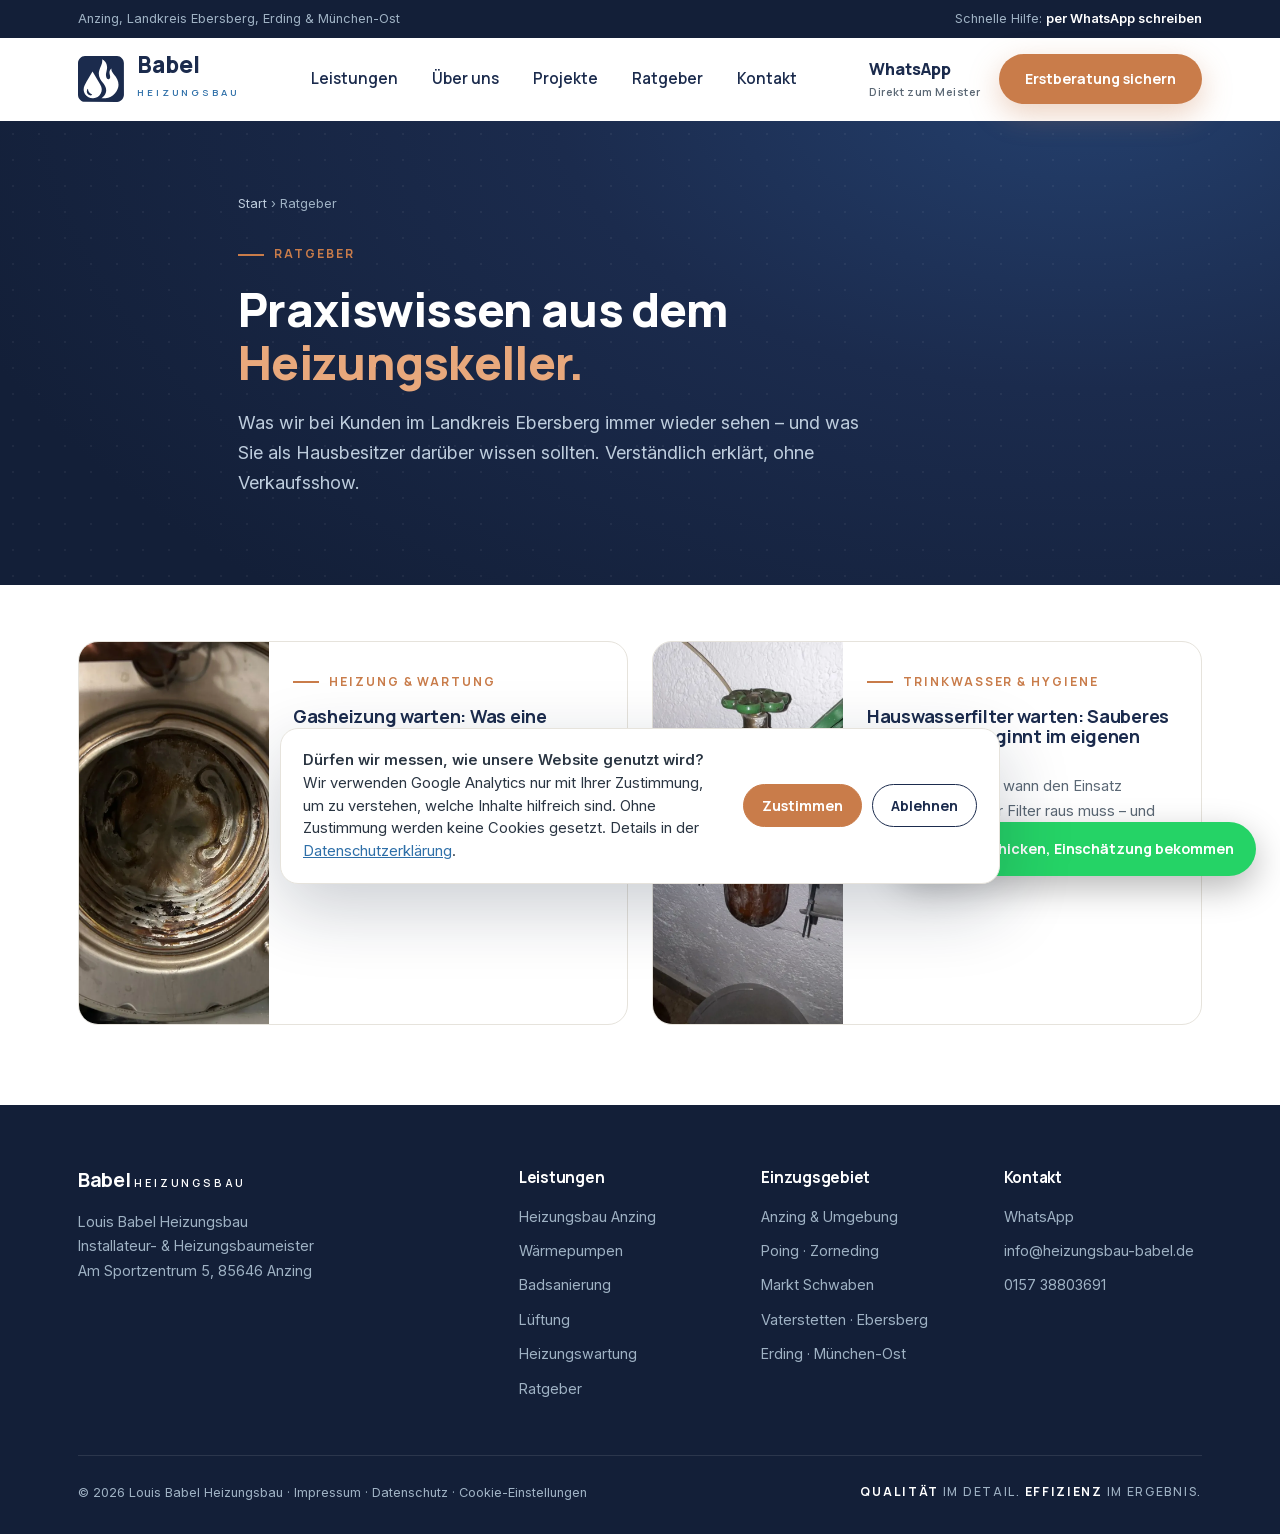
<file: blog/index.html>
<!DOCTYPE html>
<html lang="de">
<head>
<meta charset="UTF-8">
<meta name="viewport" content="width=device-width, initial-scale=1">
<title>Ratgeber: Heizung, Wärmepumpe, Sanitär & Trinkwasser | Babel Heizungsbau Anzing</title>
<meta name="description" content="Praxiswissen vom Meisterbetrieb aus Anzing: verständliche Antworten zu Heizung, Wärmepumpe, Bad und Trinkwasserhygiene für Hausbesitzer im Landkreis Ebersberg.">
<link rel="canonical" href="https://www.heizungsbau-babel.de/blog/">
<meta property="og:type" content="article">
<meta property="og:locale" content="de_DE">
<meta property="og:title" content="Ratgeber: Heizung, Wärmepumpe, Sanitär & Trinkwasser | Babel Heizungsbau Anzing">
<meta property="og:description" content="Praxiswissen vom Meisterbetrieb aus Anzing: verständliche Antworten zu Heizung, Wärmepumpe, Bad und Trinkwasserhygiene für Hausbesitzer im Landkreis Ebersberg.">
<meta property="og:url" content="https://www.heizungsbau-babel.de/blog/">
<meta property="og:site_name" content="Babel Heizungsbau">
<meta property="og:image" content="https://www.heizungsbau-babel.de/images/og-heizungsbau-babel.jpg">
<meta property="og:image:width" content="1200">
<meta property="og:image:height" content="630">
<meta name="twitter:card" content="summary_large_image">
<meta name="twitter:image" content="https://www.heizungsbau-babel.de/images/og-heizungsbau-babel.jpg">
<link rel="preload" href="/fonts/manrope-latin.woff2" as="font" type="font/woff2" crossorigin>
<link rel="preload" href="/fonts/inter-latin.woff2" as="font" type="font/woff2" crossorigin>
<link rel="stylesheet" href="/fonts/fonts.css">
<script src="/consent.js" defer></script>
<script type="application/ld+json">{"@context": "https://schema.org", "@type": "CollectionPage", "name": "Ratgeber – Babel Heizungsbau", "url": "https://www.heizungsbau-babel.de/blog/", "inLanguage": "de-DE", "hasPart": [{"@type": "Article", "headline": "Hauswasserfilter warten: Sauberes Trinkwasser beginnt im eigenen Haus", "url": "https://www.heizungsbau-babel.de/blog/hauswasserfilter-trinkwasserhygiene/", "datePublished": "2026-11-07"}]}</script>
<style>
:root{
  --marine:#1B2B4D; --marine-dark:#131F38; --marine-soft:#24406E;
  --blau:#2E6FA8; --blau-hell:#EAF1F7;
  --kupfer:#C97C4A; --kupfer-hell:#E8A87C; --kupfer-dunkel:#B36A3C;
  --grau:#F4F3EF; --linie:#E6E3DC; --text:#2A3542; --text-soft:#5B6875; --weiss:#FFFFFF;
  --radius:20px; --ease:cubic-bezier(.22,.9,.24,1);
}
*{margin:0;padding:0;box-sizing:border-box}
html{scroll-behavior:smooth}
::selection{background:var(--kupfer);color:#fff}
body{font-family:'Inter',sans-serif;color:var(--text);line-height:1.7;background:var(--weiss);-webkit-font-smoothing:antialiased}
h1,h2,h3,h4{font-family:'Manrope',sans-serif;color:var(--marine);line-height:1.12;letter-spacing:-.015em}
img{max-width:100%;display:block}
.wrap{max-width:1180px;margin:0 auto;padding:0 28px}
section{padding:110px 0}
.kicker{display:inline-flex;align-items:center;gap:10px;font-family:'Manrope',sans-serif;font-weight:700;font-size:.76rem;letter-spacing:.16em;text-transform:uppercase;color:var(--kupfer);margin-bottom:18px}
.kicker::before{content:"";width:26px;height:2px;background:var(--kupfer)}
h2{font-size:clamp(1.9rem,3.8vw,2.9rem);font-weight:800;margin-bottom:20px;max-width:720px}
.lead{font-size:1.12rem;color:var(--text-soft);max-width:620px}
.btn{display:inline-flex;align-items:center;gap:10px;font-family:'Manrope',sans-serif;font-weight:700;font-size:1rem;padding:17px 32px;border-radius:100px;text-decoration:none;transition:transform .3s var(--ease),box-shadow .3s var(--ease),background .3s;cursor:pointer;border:none}
.btn-primary{background:var(--kupfer);color:#fff;box-shadow:0 10px 30px rgba(201,124,74,.35)}
.btn-primary:hover{background:var(--kupfer-dunkel);transform:translateY(-3px);box-shadow:0 16px 36px rgba(201,124,74,.4)}
.btn-ghost{border:1.5px solid rgba(255,255,255,.35);color:#fff;background:transparent}
.btn-ghost:hover{background:rgba(255,255,255,.1);transform:translateY(-3px)}
.btn-dark{background:var(--marine);color:#fff}
.btn-dark:hover{background:var(--marine-dark);transform:translateY(-3px)}
.btn .arr{transition:transform .3s var(--ease)}
.btn:hover .arr{transform:translateX(4px)}

/* Reveal-Animationen */
.reveal{opacity:0;transform:translateY(36px);transition:opacity .9s var(--ease),transform .9s var(--ease)}
.reveal.in{opacity:1;transform:none}
.reveal-l{opacity:0;transform:translateX(-40px);transition:opacity .9s var(--ease),transform .9s var(--ease)}
.reveal-l.in{opacity:1;transform:none}
.reveal-r{opacity:0;transform:translateX(40px);transition:opacity .9s var(--ease),transform .9s var(--ease)}
.reveal-r.in{opacity:1;transform:none}
.d1{transition-delay:.12s}.d2{transition-delay:.24s}.d3{transition-delay:.36s}.d4{transition-delay:.48s}.d5{transition-delay:.6s}
@media (prefers-reduced-motion: reduce){
  .reveal,.reveal-l,.reveal-r{opacity:1;transform:none;transition:none}
  .marquee-track{animation:none!important}
}

/* Topbar + Header */
.topbar{background:var(--marine-dark);color:#9FB2C4;font-size:.8rem;padding:8px 0}
.topbar .wrap{display:flex;justify-content:space-between;gap:16px;flex-wrap:wrap}
.topbar a{color:#fff;text-decoration:none;font-weight:600}
header{position:sticky;top:0;z-index:100;background:rgba(255,255,255,.92);backdrop-filter:blur(14px);border-bottom:1px solid transparent;transition:box-shadow .3s,border-color .3s}
header.scrolled{border-color:var(--linie);box-shadow:0 8px 30px rgba(19,31,56,.07)}
.nav{display:flex;align-items:center;justify-content:space-between;height:82px}
.logo{display:flex;align-items:center;gap:13px;text-decoration:none}
.logo-text{font-family:'Manrope',sans-serif;color:var(--marine)}
.logo-text b{display:block;font-weight:800;font-size:1.4rem;line-height:1.05}
.logo-text span{font-weight:600;font-size:.6rem;letter-spacing:.3em;color:var(--blau)}
nav ul{display:flex;gap:34px;list-style:none}
nav a{font-family:'Manrope',sans-serif;font-weight:600;font-size:.95rem;color:var(--marine);text-decoration:none;position:relative;padding:6px 0}
nav a::after{content:"";position:absolute;left:0;bottom:0;width:0;height:2px;background:var(--kupfer);transition:width .3s var(--ease)}
nav a:hover::after{width:100%}
.nav-cta{display:flex;align-items:center;gap:18px}
.tel-head{font-family:'Manrope',sans-serif;font-weight:800;color:var(--marine);text-decoration:none;font-size:1rem}
.tel-head small{display:block;font-weight:600;font-size:.68rem;color:var(--text-soft);letter-spacing:.05em}
.burger{display:none;background:none;border:none;font-size:1.7rem;color:var(--marine);cursor:pointer}

/* Hero */
.hero{background:radial-gradient(1200px 700px at 85% -10%,var(--marine-soft) 0%,var(--marine) 45%,var(--marine-dark) 100%);color:#fff;padding:96px 0 130px;position:relative;overflow:hidden}
.hero::before{content:"";position:absolute;inset:0;background-image:radial-gradient(rgba(255,255,255,.05) 1px,transparent 1px);background-size:26px 26px;pointer-events:none}
.hero .wrap{position:relative;display:grid;grid-template-columns:1.2fr .8fr;gap:64px;align-items:center}
.hero-visual{justify-self:end;width:100%;max-width:440px}
.hero .kicker{color:var(--kupfer-hell)}
.hero .kicker::before{background:var(--kupfer-hell)}
.hero h1{color:#fff;font-size:clamp(2.3rem,5vw,3.7rem);font-weight:800;margin-bottom:24px}
.hero h1 em{font-style:normal;color:var(--kupfer-hell)}
.hero p{font-size:1.14rem;color:#BECDDD;max-width:540px;margin-bottom:38px}
.hero-btns{display:flex;gap:16px;flex-wrap:wrap;margin-bottom:30px}
.hero-trust{display:flex;gap:22px;flex-wrap:wrap;font-size:.86rem;color:#9FB2C4}
.hero-trust span{display:flex;align-items:center;gap:7px}
.hero-trust b{color:var(--kupfer-hell)}
.hero-visual{position:relative}
.hero-img{border-radius:var(--radius);overflow:hidden;box-shadow:0 40px 90px rgba(0,0,0,.45);aspect-ratio:4/5;max-height:600px}
.hero-img picture,.hero-img img{display:block;width:100%;height:100%;object-fit:cover;object-position:center 30%}
.hero-img img{width:100%;aspect-ratio:4/5;object-fit:cover}
.float-card{position:absolute;left:-40px;bottom:36px;background:rgba(255,255,255,.97);color:var(--text);border-radius:16px;padding:18px 22px;max-width:270px;box-shadow:0 24px 60px rgba(0,0,0,.35);animation:floaty 5.5s ease-in-out infinite}
.float-card b{font-family:'Manrope',sans-serif;color:var(--marine);display:block;margin-bottom:4px;font-size:.95rem}
.float-card small{font-size:.82rem;color:var(--text-soft);line-height:1.5;display:block}
.badge{position:absolute;top:-20px;right:-14px;background:var(--kupfer);color:#fff;font-family:'Manrope',sans-serif;font-weight:800;font-size:.78rem;letter-spacing:.1em;padding:12px 20px;border-radius:100px;box-shadow:0 14px 34px rgba(201,124,74,.5);animation:floaty 4.5s ease-in-out infinite reverse}
@keyframes floaty{0%,100%{transform:translateY(0)}50%{transform:translateY(-10px)}}

/* Marquee */
.marquee{background:var(--grau);border-top:1px solid var(--linie);border-bottom:1px solid var(--linie);overflow:hidden;padding:18px 0}
.marquee-track{display:flex;gap:56px;white-space:nowrap;animation:marq 30s linear infinite;width:max-content}
.marquee-track span{font-family:'Manrope',sans-serif;font-weight:800;font-size:1rem;letter-spacing:.22em;color:var(--marine);opacity:.5;display:flex;align-items:center;gap:56px}
.marquee-track span::after{content:"◆";color:var(--kupfer);font-size:.7rem;opacity:.9}
@keyframes marq{to{transform:translateX(-50%)}}

/* Leistungen */
.services{background:var(--weiss)}
.sec-head{display:flex;justify-content:space-between;align-items:flex-end;gap:40px;flex-wrap:wrap;margin-bottom:56px}
.cards{display:grid;grid-template-columns:repeat(3,1fr);gap:22px}
.card{background:var(--grau);border:1px solid var(--linie);border-radius:var(--radius);padding:36px 30px;transition:transform .4s var(--ease),box-shadow .4s var(--ease),background .4s;display:flex;flex-direction:column;position:relative;overflow:hidden}
.card::after{content:"";position:absolute;inset:auto -30% -60% auto;width:220px;height:220px;border-radius:50%;background:radial-gradient(circle,rgba(201,124,74,.14),transparent 70%);opacity:0;transition:opacity .4s}
.card:hover{transform:translateY(-7px);box-shadow:0 26px 60px rgba(19,31,56,.12);background:#fff}
.card:hover::after{opacity:1}
.card .icon-img{width:46px;height:46px;margin-bottom:20px;object-fit:contain}
.card svg{width:44px;height:44px;stroke:var(--marine);margin-bottom:20px}
.card h3{font-size:1.22rem;font-weight:800;margin-bottom:4px}
.card .benefit{font-size:.86rem;font-weight:700;color:var(--kupfer);font-family:'Manrope',sans-serif;margin-bottom:12px;display:block}
.card p{font-size:.95rem;color:var(--text-soft);flex:1}
.card a{font-family:'Manrope',sans-serif;font-weight:700;font-size:.9rem;color:var(--marine);text-decoration:none;margin-top:20px;display:inline-flex;align-items:center;gap:8px}
.card a .arr{transition:transform .3s var(--ease);color:var(--kupfer)}
.card a:hover .arr{transform:translateX(5px)}

/* Warum / Nutzen */
.why{background:var(--marine);color:#fff;position:relative;overflow:hidden}
.why::before{content:"";position:absolute;right:-200px;top:-200px;width:640px;height:640px;border-radius:50%;background:radial-gradient(circle,rgba(201,124,74,.16),transparent 70%)}
.why h2,.why h3{color:#fff}
.why .wrap{display:grid;grid-template-columns:.95fr 1.05fr;gap:70px;align-items:center;position:relative}
.why-img{border-radius:var(--radius);overflow:hidden;box-shadow:0 30px 80px rgba(0,0,0,.4)}
.why-img picture{display:block;aspect-ratio:4/5}
.why-img img{display:block;width:100%;height:100%;object-fit:cover;object-position:center 20%;transition:transform 1.2s var(--ease)}
.why-img:hover img{transform:scale(1.04)}
.img-placeholder{aspect-ratio:4/5;background:linear-gradient(160deg,var(--marine-soft),var(--marine-dark));display:flex;align-items:center;justify-content:center;text-align:center;color:#7E97AE;font-family:'Manrope',sans-serif;font-weight:600;letter-spacing:.1em;font-size:.85rem;line-height:2;padding:24px}
.why .lead{color:#BECDDD}
.why-list{list-style:none;margin:34px 0 38px;display:grid;gap:18px}
.why-list li{display:flex;gap:16px;align-items:flex-start}
.why-list .tick{flex-shrink:0;width:30px;height:30px;border-radius:50%;background:var(--kupfer);display:flex;align-items:center;justify-content:center;font-weight:800;font-size:.8rem;margin-top:3px}
.why-list b{font-family:'Manrope',sans-serif;display:block;font-size:1.02rem}
.why-list span{font-size:.9rem;color:#9FB2C4}

/* Prozess */
.process{background:var(--grau)}
.steps{display:grid;grid-template-columns:repeat(5,1fr);gap:0;margin-top:60px;position:relative}
.steps::before{content:"";position:absolute;top:29px;left:9%;right:9%;height:2px;background:var(--linie)}
.step{text-align:center;padding:0 14px;position:relative}
.step-nr{width:58px;height:58px;border-radius:50%;background:#fff;border:2px solid var(--linie);color:var(--marine);font-family:'Manrope',sans-serif;font-weight:800;font-size:1.2rem;display:flex;align-items:center;justify-content:center;margin:0 auto 18px;position:relative;z-index:1;transition:background .4s,color .4s,border-color .4s,transform .4s var(--ease)}
.step:hover .step-nr{background:var(--kupfer);border-color:var(--kupfer);color:#fff;transform:scale(1.1)}
.step h4{font-size:1rem;font-weight:800;margin-bottom:6px}
.step p{font-size:.85rem;color:var(--text-soft)}
.step small{display:block;font-family:'Manrope',sans-serif;font-weight:700;font-size:.72rem;letter-spacing:.08em;color:var(--kupfer);margin-top:8px;text-transform:uppercase}

/* Referenzen */
.refs{background:var(--weiss)}
.ref-grid{display:grid;grid-template-columns:repeat(3,1fr);gap:24px}
.ref{border-radius:var(--radius);overflow:hidden;position:relative;border:1px solid var(--linie);background:#fff;transition:transform .4s var(--ease),box-shadow .4s var(--ease)}
.ref:hover{transform:translateY(-7px);box-shadow:0 30px 70px rgba(19,31,56,.14)}
.ref-img{aspect-ratio:16/11;overflow:hidden}
.ref-img img{width:100%;height:100%;object-fit:cover;transition:transform 1.1s var(--ease)}
.ref:hover .ref-img img{transform:scale(1.06)}
.ref-body{padding:26px}
.ref-body .tag{display:inline-block;background:var(--blau-hell);color:var(--marine);font-size:.7rem;font-weight:800;font-family:'Manrope',sans-serif;letter-spacing:.08em;padding:5px 12px;border-radius:100px;margin-bottom:14px}
.ref-body h3{font-size:1.08rem;margin-bottom:8px}
.ref-body p{font-size:.9rem;color:var(--text-soft)}
.ref-body em{color:var(--kupfer);font-style:normal;font-weight:600}
.ref-grid-4{grid-template-columns:repeat(3,1fr);gap:20px}
.ref-grid-4 .ref-wide{grid-column:span 2}
.ref-grid-4 .ref-wide .ref-img{aspect-ratio:auto;display:grid;grid-template-columns:1fr 1fr;gap:4px}
.ref-grid-4 .ref-wide .ref-img picture{position:relative;aspect-ratio:3/4;display:block;overflow:hidden}
.ref-grid-4 .ref-wide .ref-img img{width:100%;height:100%;object-fit:cover}
.ba-label{position:absolute;left:12px;top:12px;background:rgba(19,31,56,.78);color:#fff;font-family:'Manrope',sans-serif;font-weight:700;font-size:.68rem;letter-spacing:.12em;padding:5px 10px;border-radius:100px;z-index:2}
.ba-label.after{background:var(--kupfer)}
.ref-grid-4 .ref-img{aspect-ratio:3/4}
.ref-grid-4 .ref-body{padding:18px 20px 20px}
.ref-grid-4 .ref-body h3{font-size:1rem;margin-bottom:4px}
.ref-grid-4 .ref-body p{font-size:.86rem}

/* Stimmen */
.quotes-sec{background:var(--grau)}
.quotes{display:grid;grid-template-columns:repeat(3,1fr);gap:22px}
.quote{background:#fff;border:1px solid var(--linie);border-radius:var(--radius);padding:34px;position:relative;transition:transform .4s var(--ease),box-shadow .4s var(--ease)}
.quote:hover{transform:translateY(-6px);box-shadow:0 24px 56px rgba(19,31,56,.1)}
.quote::before{content:"“";position:absolute;top:14px;right:26px;font-family:'Manrope',sans-serif;font-size:5rem;line-height:1;color:var(--kupfer);opacity:.16}
.stars{color:var(--kupfer);letter-spacing:4px;margin-bottom:16px;font-size:.95rem}
.quote p{font-size:.97rem;color:var(--text);margin-bottom:18px}
.quote b{font-family:'Manrope',sans-serif;color:var(--marine);font-size:.88rem}
.quote small{display:block;color:var(--text-soft);font-size:.78rem}

/* FAQ */
.faq{background:var(--weiss)}
.faq-list{max-width:820px;margin-top:48px}
.faq-item{border-bottom:1px solid var(--linie)}
.faq-q{width:100%;background:none;border:none;text-align:left;font-family:'Manrope',sans-serif;font-weight:700;font-size:1.08rem;color:var(--marine);padding:24px 44px 24px 0;cursor:pointer;position:relative}
.faq-q::after{content:"+";position:absolute;right:4px;top:50%;transform:translateY(-50%);font-size:1.6rem;font-weight:500;color:var(--kupfer);transition:transform .35s var(--ease)}
.faq-item.open .faq-q::after{transform:translateY(-50%) rotate(45deg)}
.faq-a{max-height:0;overflow:hidden;transition:max-height .5s var(--ease)}
.faq-a p{padding:0 0 24px;color:var(--text-soft);font-size:.97rem;max-width:700px}

/* CTA Panel */
.cta-panel{background:var(--weiss);padding-top:0}
.cta-inner{background:linear-gradient(120deg,var(--marine-dark),var(--marine) 60%,var(--marine-soft));border-radius:28px;padding:74px 60px;text-align:center;color:#fff;position:relative;overflow:hidden}
.cta-inner::before{content:"";position:absolute;inset:0;background-image:radial-gradient(rgba(255,255,255,.06) 1px,transparent 1px);background-size:24px 24px}
.cta-inner h2{color:#fff;margin:0 auto 16px}
.cta-inner p{color:#BECDDD;max-width:560px;margin:0 auto 36px}
.cta-inner .hero-btns{justify-content:center}

/* Kontakt */
.contact{background:var(--grau)}
.contact .wrap{display:grid;grid-template-columns:1fr 1.15fr;gap:60px;align-items:start}
.c-info{list-style:none;margin-top:8px}
.c-info li{display:flex;gap:16px;margin-bottom:24px;align-items:flex-start}
.c-ic{flex-shrink:0;width:44px;height:44px;border-radius:12px;background:#fff;border:1px solid var(--linie);display:flex;align-items:center;justify-content:center}
.c-ic svg{width:20px;height:20px;stroke:var(--kupfer)}
.c-info a{color:var(--marine);font-weight:700;text-decoration:none;font-family:'Manrope',sans-serif}
.c-info span{display:block;font-size:.74rem;color:var(--text-soft);text-transform:uppercase;letter-spacing:.1em;font-family:'Manrope',sans-serif;font-weight:700;margin-bottom:2px}
form{background:#fff;border-radius:var(--radius);padding:42px;box-shadow:0 24px 70px rgba(19,31,56,.1);border:1px solid var(--linie)}
form h3{margin-bottom:6px;font-size:1.35rem}
form .form-sub{font-size:.88rem;color:var(--text-soft);margin-bottom:26px}
.f-row{display:grid;grid-template-columns:1fr 1fr;gap:16px}
label{display:block;font-size:.84rem;font-weight:600;margin:15px 0 6px;color:var(--marine)}
input,select,textarea{width:100%;padding:13px 15px;border:1.5px solid var(--linie);border-radius:12px;font-family:'Inter',sans-serif;font-size:.95rem;background:#FAFAF8;transition:border-color .3s,box-shadow .3s}
input:focus,select:focus,textarea:focus{outline:none;border-color:var(--kupfer);box-shadow:0 0 0 4px rgba(201,124,74,.12)}
form .btn{width:100%;justify-content:center;margin-top:26px;border-radius:14px}
.f-hint{font-size:.76rem;color:#8593A1;margin-top:14px;text-align:center}

/* Footer */
footer{background:var(--marine-dark);color:#9FB2C4;padding:64px 0 30px;font-size:.9rem}
.f-grid{display:grid;grid-template-columns:2fr 1fr 1fr 1fr;gap:44px;margin-bottom:44px}
footer h4{color:#fff;font-size:.95rem;margin-bottom:18px}
footer ul{list-style:none}
footer li{margin-bottom:10px}
footer a{color:#9FB2C4;text-decoration:none;transition:color .3s}
footer a:hover{color:var(--kupfer-hell)}
.f-bottom{border-top:1px solid rgba(255,255,255,.1);padding-top:26px;display:flex;justify-content:space-between;flex-wrap:wrap;gap:12px;font-size:.8rem}
.f-claim{font-family:'Manrope',sans-serif;letter-spacing:.14em;font-size:.76rem;text-transform:uppercase}
.f-claim b{color:#fff}

/* WhatsApp Float */
.wa-float{position:fixed;right:24px;bottom:24px;z-index:200;display:flex;align-items:center;gap:10px;background:#25D366;color:#fff;text-decoration:none;font-family:'Manrope',sans-serif;font-weight:700;font-size:.9rem;padding:14px 22px 14px 16px;border-radius:100px;box-shadow:0 12px 34px rgba(0,0,0,.28);transition:transform .3s var(--ease)}
.wa-float:hover{transform:scale(1.06)}
.wa-float svg{width:26px;height:26px;fill:#fff}

@media(max-width:980px){
  nav ul,.tel-head{display:none}
  .burger{display:block}
  .nav-cta{gap:12px}
  .nav-cta .btn{padding:11px 16px!important;font-size:.82rem!important;white-space:nowrap}
  header.menu-open nav ul{display:flex;flex-direction:column;gap:4px;position:absolute;top:100%;left:0;right:0;background:#fff;border-bottom:1px solid var(--linie);box-shadow:0 24px 48px rgba(19,31,56,.14);padding:14px 28px 22px}
  header.menu-open nav a{display:block;padding:13px 0;font-size:1.05rem;border-bottom:1px solid var(--linie)}
  header.menu-open nav li:last-child a{border-bottom:none}
  header.menu-open nav a::after{display:none}
  section{padding:72px 0}
  .hero .wrap,.why .wrap,.contact .wrap{grid-template-columns:1fr}
  .hero{padding:64px 0 90px}
  .hero-visual{max-width:420px;margin:0 auto;justify-self:center}
  .float-card{left:10px}
  .stats .wrap{grid-template-columns:1fr 1fr}
  .stat{border:none;padding:16px}
  .cards,.ref-grid,.quotes{grid-template-columns:1fr}
  .ref-grid-4{grid-template-columns:1fr 1fr;gap:14px}
  .ref-grid-4 .ref-wide{grid-column:span 2}
  .steps{grid-template-columns:1fr 1fr}
  .steps::before{display:none}
  .f-grid{grid-template-columns:1fr 1fr}
  .f-row{grid-template-columns:1fr}
  .cta-inner{padding:54px 26px}
}

/* --- Blog --- */
.blog-hero{background:radial-gradient(1200px 700px at 85% -10%,var(--marine-soft) 0%,var(--marine) 45%,var(--marine-dark) 100%);color:#fff;padding:72px 0 64px;position:relative;overflow:hidden}
.blog-hero::before{content:"";position:absolute;inset:0;background-image:radial-gradient(rgba(255,255,255,.05) 1px,transparent 1px);background-size:26px 26px;pointer-events:none}
.blog-hero .wrap{position:relative;max-width:860px}
.blog-hero h1{color:#fff;font-size:clamp(1.9rem,4.2vw,2.9rem);font-weight:800;line-height:1.15;margin-bottom:18px}
.blog-hero h1 em{font-style:normal;color:var(--kupfer-hell)}
.blog-hero .sub{font-size:1.12rem;color:#BECDDD;max-width:640px;margin-bottom:22px}
.blog-meta{display:flex;gap:18px;flex-wrap:wrap;font-size:.84rem;color:#9FB2C4}
.blog-meta b{color:#fff;font-weight:600}
.breadcrumb{font-size:.8rem;color:#9FB2C4;margin-bottom:22px}
.breadcrumb a{color:#BECDDD;text-decoration:none}
.breadcrumb a:hover{color:var(--kupfer-hell)}
.article{padding:64px 0 80px}
.article .wrap{max-width:860px}
.article h2{font-size:clamp(1.45rem,2.6vw,1.9rem);margin:48px 0 14px;max-width:none}
.article h3{font-size:1.12rem;margin:28px 0 10px}
.article p{margin-bottom:18px;font-size:1.04rem}
.article ul,.article ol{margin:0 0 18px 22px}
.article li{margin-bottom:8px}
.article .lead{font-size:1.18rem;color:var(--text);max-width:none;margin-bottom:26px}
.keyfacts{background:var(--grau);border-left:4px solid var(--kupfer);border-radius:0 var(--radius) var(--radius) 0;padding:22px 26px;margin:0 0 34px}
.keyfacts h2,.keyfacts h3{margin:0 0 10px;font-size:1rem;text-transform:uppercase;letter-spacing:.1em;color:var(--kupfer);font-family:'Manrope',sans-serif}
.keyfacts ul{margin:0 0 0 18px}
.keyfacts li{margin-bottom:6px}
.figgrid{display:grid;grid-template-columns:1fr 1fr;gap:22px;margin:26px 0 30px}
.article figure{margin:0}
.article figure img{width:100%;height:auto;display:block;border-radius:var(--radius);box-shadow:0 20px 50px rgba(19,31,56,.14)}
.figgrid figure img{aspect-ratio:3/4;object-fit:cover}
.article figcaption{font-size:.86rem;color:var(--text-soft);margin-top:10px;line-height:1.5}
.fig-single{max-width:460px;margin:26px auto 30px}
.notice{background:var(--blau-hell);border-radius:var(--radius);padding:20px 24px;margin:22px 0 28px;font-size:.98rem}
.notice b{color:var(--marine)}
.wtable{width:100%;border-collapse:collapse;margin:14px 0 26px;font-size:.96rem}
.wtable th,.wtable td{text-align:left;padding:12px 14px;border-bottom:1px solid var(--linie);vertical-align:top}
.wtable th{font-family:'Manrope',sans-serif;font-weight:700;color:var(--marine);background:var(--grau)}
.wtable td:first-child{font-weight:600;color:var(--marine)}
.checklist{background:#fff;border:1px solid var(--linie);border-radius:var(--radius);padding:24px 28px;margin:26px 0}
.checklist li{list-style:none;padding-left:30px;position:relative;margin-bottom:10px}
.checklist li::before{content:"✓";position:absolute;left:0;top:0;color:var(--kupfer);font-weight:800}
.checklist ul{margin:0}
.article .faq-list{margin-top:10px}
.cta-box{background:linear-gradient(160deg,var(--marine-soft),var(--marine-dark));color:#fff;border-radius:var(--radius);padding:44px 40px;margin:54px 0 0;text-align:center}
.cta-box h2{color:#fff;margin:0 auto 12px;max-width:600px}
.cta-box p{color:#BECDDD;max-width:560px;margin:0 auto 26px}
.author{display:flex;gap:20px;align-items:center;border:1px solid var(--linie);border-radius:var(--radius);padding:20px 24px;margin:40px 0 0;background:var(--grau)}
.author img{width:76px;height:76px;border-radius:50%;object-fit:cover;object-position:center 25%;flex:none}
.author b{display:block;font-family:'Manrope',sans-serif;color:var(--marine)}
.author span{font-size:.9rem;color:var(--text-soft)}
.sources{font-size:.84rem;color:var(--text-soft);margin-top:34px;padding-top:18px;border-top:1px solid var(--linie)}
.sources a{color:var(--blau)}
.blog-list{display:grid;grid-template-columns:repeat(2,1fr);gap:24px}
.blog-card{border:1px solid var(--linie);border-radius:var(--radius);overflow:hidden;background:#fff;text-decoration:none;color:inherit;display:grid;grid-template-columns:190px 1fr;transition:transform .4s var(--ease),box-shadow .4s var(--ease)}
.blog-card:hover{transform:translateY(-6px);box-shadow:0 24px 60px rgba(19,31,56,.12)}
.blog-card picture,.blog-card img{display:block;width:100%;height:100%;object-fit:cover;object-position:center 30%}
.blog-card picture{min-height:190px}
.blog-card div{padding:22px 24px 26px}
.blog-card h3{font-size:1.12rem;margin:8px 0 8px;color:var(--marine)}
.blog-card p{font-size:.92rem;color:var(--text-soft)}
@media(max-width:700px){.figgrid,.blog-list{grid-template-columns:1fr}.blog-card{grid-template-columns:1fr}.blog-card picture{aspect-ratio:16/8;min-height:0}.cta-box{padding:34px 22px}.author{flex-direction:column;align-items:flex-start}}

#hb-consent{position:fixed;left:16px;right:16px;bottom:16px;z-index:300;display:flex;justify-content:center;pointer-events:none}
#hb-consent .hbc-box{pointer-events:auto;max-width:720px;width:100%;background:#fff;border:1px solid var(--linie);border-radius:18px;box-shadow:0 24px 70px rgba(19,31,56,.22);padding:20px 22px;display:flex;gap:18px;align-items:center;flex-wrap:wrap}
#hb-consent p{margin:0;flex:1 1 360px;font-size:.92rem;line-height:1.55;color:var(--text)}
#hb-consent a{color:var(--blau)}
#hb-consent .hbc-btns{display:flex;gap:10px;flex:0 0 auto}
#hb-consent button{font-family:'Manrope',sans-serif;font-weight:700;font-size:.9rem;padding:11px 18px;border-radius:100px;cursor:pointer;border:1.5px solid var(--marine)}
#hb-consent .hbc-accept{background:var(--kupfer);border-color:var(--kupfer);color:#fff}
#hb-consent .hbc-decline{background:#fff;color:var(--marine)}
@media(max-width:700px){#hb-consent{bottom:84px}#hb-consent .hbc-btns{width:100%}#hb-consent button{flex:1}}
</style>
</head>
<body>
<div class="topbar">
  <div class="wrap">
    <span>Anzing, Landkreis Ebersberg, Erding &amp; München-Ost</span>
    <span>Schnelle Hilfe: <a href="https://wa.me/4915738803691?text=Hallo%2C%20ich%20interessiere%20mich%20f%C3%BCr%20eine%20Beratung.">per WhatsApp schreiben</a></span>
  </div>
</div>
<header id="header">
  <div class="wrap nav">
    <a class="logo" href="/" aria-label="Babel Heizungsbau – Startseite">
      <svg width="46" height="46" viewBox="0 0 214.7 213.99" aria-hidden="true"><path d="M 106.175781 174.539062 C 114.429688 159.191406 110.941406 144.453125 102.382812 130.15625 L 67.792969 72.371094 L 48.546875 105.222656 C 42.433594 115.660156 36.609375 125.546875 31.179688 136.324219 C 24.09375 150.386719 25.09375 166.25 34.007812 179.210938 C 42.207031 191.136719 56.460938 198.019531 71.664062 196.976562 C 86.332031 195.972656 99.070312 187.753906 106.175781 174.539062 Z M 158.445312 72.34375 C 156.097656 67.621094 155.539062 62.8125 156.316406 57.6875 C 150.070312 61.8125 147.277344 68.214844 146.945312 75.382812 C 146.464844 85.652344 152.242188 93.882812 149.273438 102.71875 C 148.484375 105.074219 146.308594 107.351562 144.53125 107.886719 C 138.875 109.585938 134.058594 105.390625 132.238281 99.125 C 130.449219 92.960938 129.847656 86.667969 131.132812 80.355469 L 134.757812 62.59375 C 137.511719 49.109375 134.4375 35.5625 125.941406 24.941406 C 122.355469 20.464844 118.390625 16.808594 112.800781 14.335938 C 114.378906 24.363281 112.742188 33.964844 108.71875 43.261719 C 105.59375 50.476562 102.566406 57.292969 100.003906 64.722656 C 95.15625 78.769531 96.335938 93.503906 103.605469 106.449219 C 106.753906 112.054688 110.300781 117.105469 114.257812 122.21875 C 125.144531 136.28125 135.578125 151.5 130.128906 169.804688 C 126.75 181.152344 119.335938 190.015625 109.679688 196.761719 C 116.398438 196.910156 122.363281 197.234375 128.667969 196.542969 C 146 194.632812 161.472656 186.027344 172.96875 173 C 189.757812 153.984375 194.152344 131.523438 182.851562 108.371094 C 174.875 92.027344 163.96875 83.46875 158.445312 72.34375 Z M 183.175781 213.835938 L 32.539062 213.636719 C 15.472656 213.617188 0.03125 198.382812 0.03125 181.207031 L 0 33.21875 C -0.00390625 16.03125 15.265625 0.144531 32.542969 0.148438 L 182.453125 0.1875 C 199.25 0.191406 214.140625 16.078125 214.167969 32.574219 L 214.40625 181.15625 C 213.324219 198.113281 200.429688 211.953125 183.175781 213.835938 " fill="#1B2B4D" fill-rule="nonzero"/><path d="M 55.15625 183.304688 C 44.164062 180.257812 38.621094 168.53125 42.085938 158.125 C 42.914062 155.636719 44.351562 153.644531 46.433594 152.042969 C 46.835938 164.574219 54.167969 174.816406 66.132812 178.949219 C 64.023438 182.277344 59.699219 184.566406 55.15625 183.304688 " fill="#1B2B4D"/></svg>
      <span class="logo-text"><b>Babel</b><span>HEIZUNGSBAU</span></span>
    </a>
    <nav aria-label="Hauptnavigation">
      <ul>
        <li><a href="/#leistungen">Leistungen</a></li>
        <li><a href="/#warum">Über uns</a></li>
        <li><a href="/#referenzen">Projekte</a></li>
        <li><a href="/blog/" class="active">Ratgeber</a></li>
        <li><a href="/#kontakt">Kontakt</a></li>
      </ul>
    </nav>
    <div class="nav-cta">
      <a class="tel-head" href="https://wa.me/4915738803691?text=Hallo%2C%20ich%20interessiere%20mich%20f%C3%BCr%20eine%20Beratung.">WhatsApp<small>Direkt zum Meister</small></a>
      <a class="btn btn-primary" style="padding:13px 26px;font-size:.9rem" href="/#kontakt">Erstberatung sichern</a>
      <button class="burger" aria-label="Menü öffnen">☰</button>
    </div>
  </div>
</header>
<div class="blog-hero">
  <div class="wrap">
    <div class="breadcrumb"><a href="/">Start</a> › Ratgeber</div>
    <span class="kicker">Ratgeber</span>
    <h1>Praxiswissen aus dem <em>Heizungskeller.</em></h1>
    <p class="sub">Was wir bei Kunden im Landkreis Ebersberg immer wieder sehen – und was Sie als Hausbesitzer darüber wissen sollten. Verständlich erklärt, ohne Verkaufsshow.</p>
  </div>
</div>
<section class="article" style="padding-top:56px">
  <div class="wrap" style="max-width:1180px">
    <div class="blog-list">
      <a class="blog-card" href="/blog/gasheizung-wartung/">
        <picture><source srcset="/images/blog-gasheizung-waermetauscher-ablagerungen.webp" type="image/webp"><img src="/images/blog-gasheizung-waermetauscher-ablagerungen.jpg" alt="Wärmetauscher einer Gastherme mit Ablagerungen" loading="lazy" width="1000" height="1333"></picture>
        <div><span class="kicker" style="margin-bottom:6px">Heizung &amp; Wartung</span><h3>Gasheizung warten: Was eine Therme nach Jahren ohne Wartung von innen zeigt</h3><p>Warum jährlich, was dabei wirklich gemacht wird – und was passiert, wenn man es auslässt.</p></div>
      </a>
      <a class="blog-card" href="/blog/hauswasserfilter-trinkwasserhygiene/">
        <picture><source srcset="/images/blog-hauswasserfilter-alt-verkalkt.webp" type="image/webp"><img src="/images/blog-hauswasserfilter-alt-verkalkt.jpg" alt="Alter, verkalkter Hauswasserfilter mit Druckminderer" loading="lazy" width="662" height="1333"></picture>
        <div><span class="kicker" style="margin-bottom:6px">Trinkwasser &amp; Hygiene</span><h3>Hauswasserfilter warten: Sauberes Trinkwasser beginnt im eigenen Haus</h3><p>Wie oft rückspülen, wann den Einsatz wechseln, wann der Filter raus muss – und was passiert, wenn man ihn jahrelang ignoriert.</p></div>
      </a>
    </div>
  </div>
</section>
<footer>
  <div class="wrap">
    <div class="f-grid">
      <div>
        <h4 style="font-family:'Manrope';font-size:1.25rem">Babel <span style="font-weight:600;font-size:.68rem;letter-spacing:.26em">HEIZUNGSBAU</span></h4>
        <p>Louis Babel Heizungsbau<br>Installateur- &amp; Heizungsbaumeister<br>Am Sportzentrum 5, 85646 Anzing</p>
      </div>
      <div><h4>Leistungen</h4><ul><li><a href="/#leistungen">Heizungsbau Anzing</a></li><li><a href="/#leistungen">Wärmepumpen</a></li><li><a href="/#leistungen">Badsanierung</a></li><li><a href="/#leistungen">Lüftung</a></li><li><a href="/#leistungen">Heizungswartung</a></li><li><a href="/blog/">Ratgeber</a></li></ul></div>
      <div><h4>Einzugsgebiet</h4><ul><li>Anzing &amp; Umgebung</li><li>Poing · Zorneding</li><li>Markt Schwaben</li><li>Vaterstetten · Ebersberg</li><li>Erding · München-Ost</li></ul></div>
      <div><h4>Kontakt</h4><ul><li><a href="https://wa.me/4915738803691">WhatsApp</a></li><li><a href="mailto:info@heizungsbau-babel.de">info@heizungsbau-babel.de</a></li><li><a href="tel:+4915738803691">0157 38803691</a></li></ul></div>
    </div>
    <div class="f-bottom">
      <span>© 2026 Louis Babel Heizungsbau · <a href="/impressum/">Impressum</a> · <a href="/datenschutz/">Datenschutz</a> · <a href="#" onclick="hbOpenConsent();return false">Cookie-Einstellungen</a></span>
      <span class="f-claim"><b>Qualität</b> im Detail. <b>Effizienz</b> im Ergebnis.</span>
    </div>
  </div>
</footer><a class="wa-float" href="https://wa.me/4915738803691?text=Hallo%2C%20ich%20interessiere%20mich%20f%C3%BCr%20eine%20Beratung." aria-label="Per WhatsApp anfragen">
  <svg viewBox="0 0 32 32"><path d="M16 3C9.4 3 4 8.4 4 15c0 2.1.6 4.2 1.6 6L4 29l8.2-1.5c1.7.9 3.6 1.4 5.8 1.4 6.6 0 12-5.4 12-12S22.6 3 16 3zm0 22.5c-1.9 0-3.7-.5-5.3-1.5l-.4-.2-4.9.9.9-4.7-.2-.4c-1-1.6-1.6-3.5-1.6-5.6C4.5 9.2 9.7 4.5 16 4.5S27.5 9.2 27.5 15 22.3 25.5 16 25.5zm5.7-7.7c-.3-.2-1.8-.9-2.1-1-.3-.1-.5-.2-.7.2s-.8 1-1 1.2c-.2.2-.4.2-.7.1-1.8-.9-3-1.6-4.2-3.7-.3-.5.3-.5.9-1.7.1-.2 0-.4 0-.6-.1-.2-.7-1.7-1-2.3-.3-.6-.5-.5-.7-.5h-.6c-.2 0-.6.1-.9.4-.3.3-1.1 1.1-1.1 2.7s1.2 3.1 1.3 3.3c.2.2 2.3 3.5 5.5 4.9 2 .9 2.8 1 3.8.8.6-.1 1.8-.7 2-1.4.3-.7.3-1.3.2-1.4-.1-.2-.3-.3-.7-.4z"/></svg>
  Foto schicken, Einschätzung bekommen
</a>
<script>
const header = document.getElementById('header');
addEventListener('scroll', () => header.classList.toggle('scrolled', scrollY > 10), {passive:true});
const burger = document.querySelector('.burger');
burger.addEventListener('click', () => { const open = header.classList.toggle('menu-open'); burger.textContent = open ? '✕' : '☰'; burger.setAttribute('aria-expanded', open); });
document.querySelectorAll('.faq-q').forEach(btn => { btn.addEventListener('click', () => {
  const item = btn.parentElement, ans = item.querySelector('.faq-a'), open = item.classList.contains('open');
  document.querySelectorAll('.faq-item.open').forEach(o => { o.classList.remove('open'); o.querySelector('.faq-a').style.maxHeight = 0; });
  if (!open) { item.classList.add('open'); ans.style.maxHeight = ans.scrollHeight + 'px'; } }); });
document.querySelectorAll('.reveal,.reveal-l,.reveal-r').forEach(el => el.classList.add('in'));
</script>
</body>
</html>
</file>
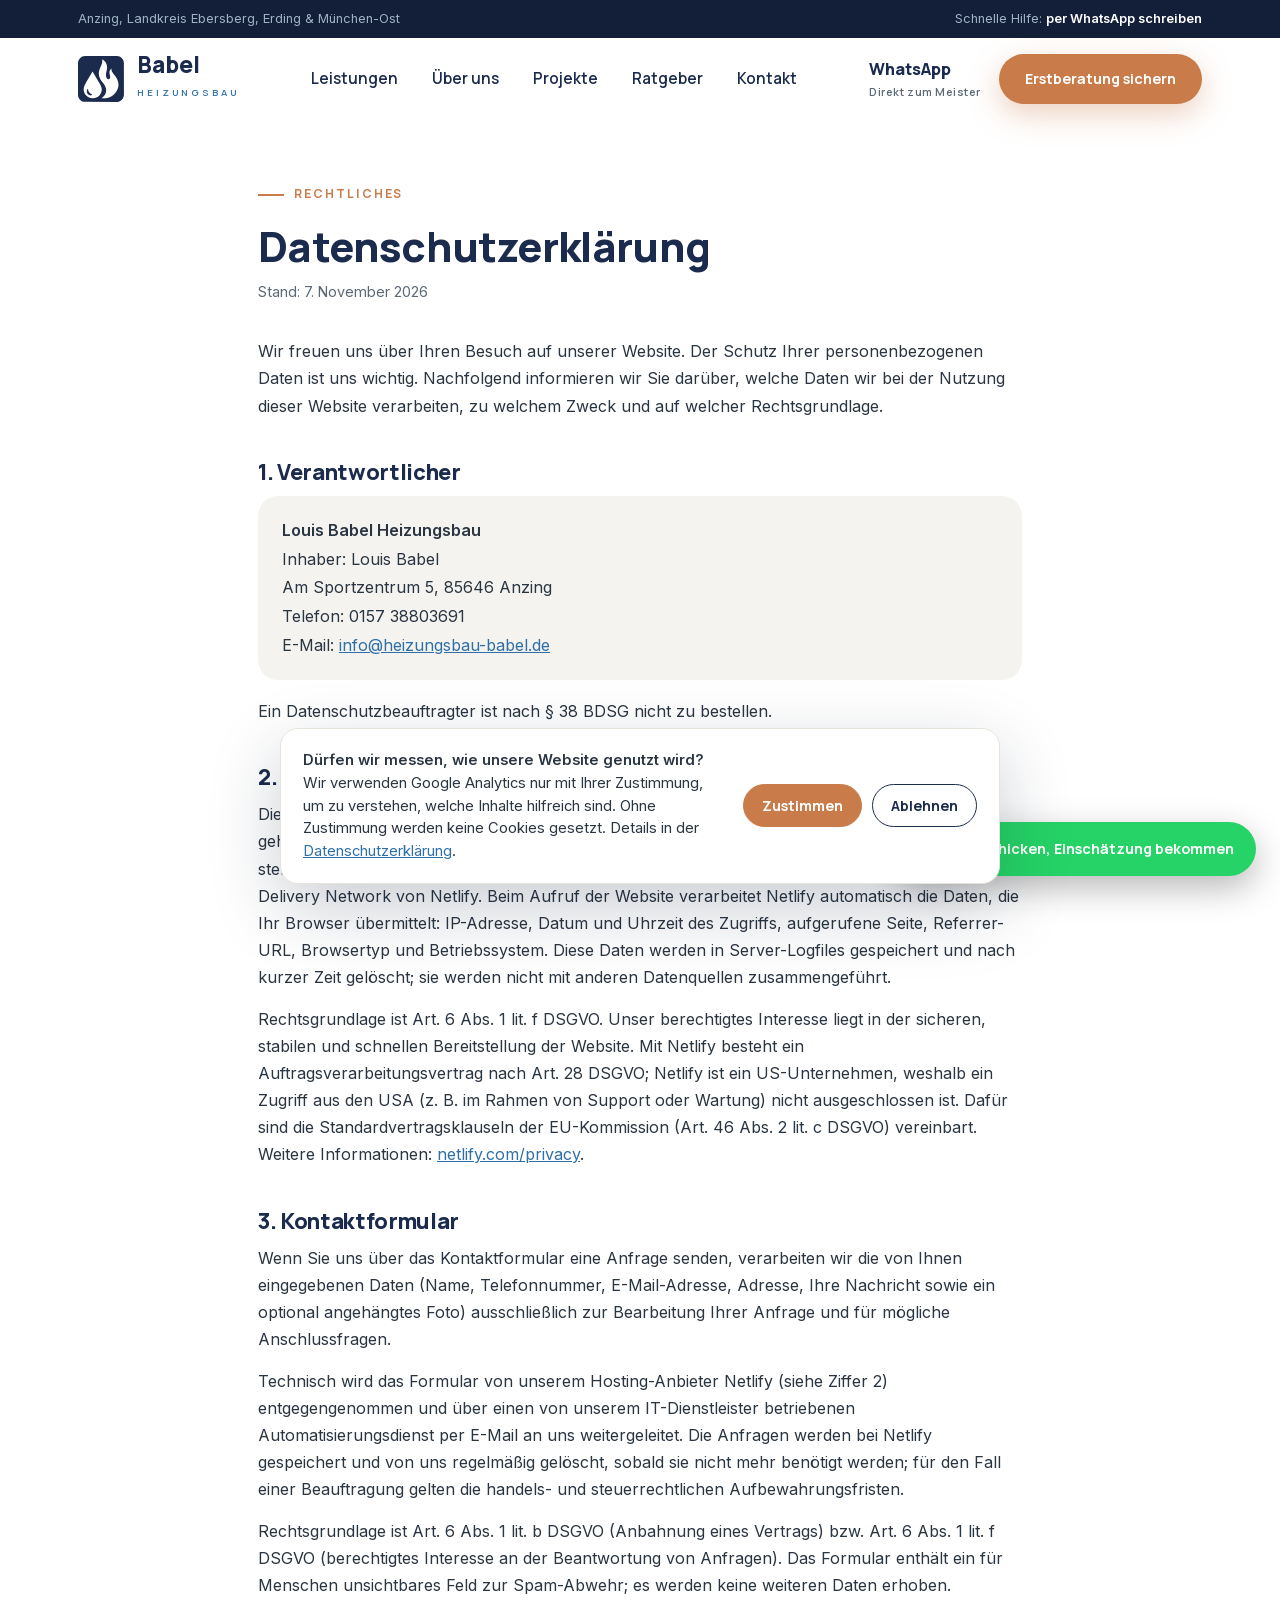
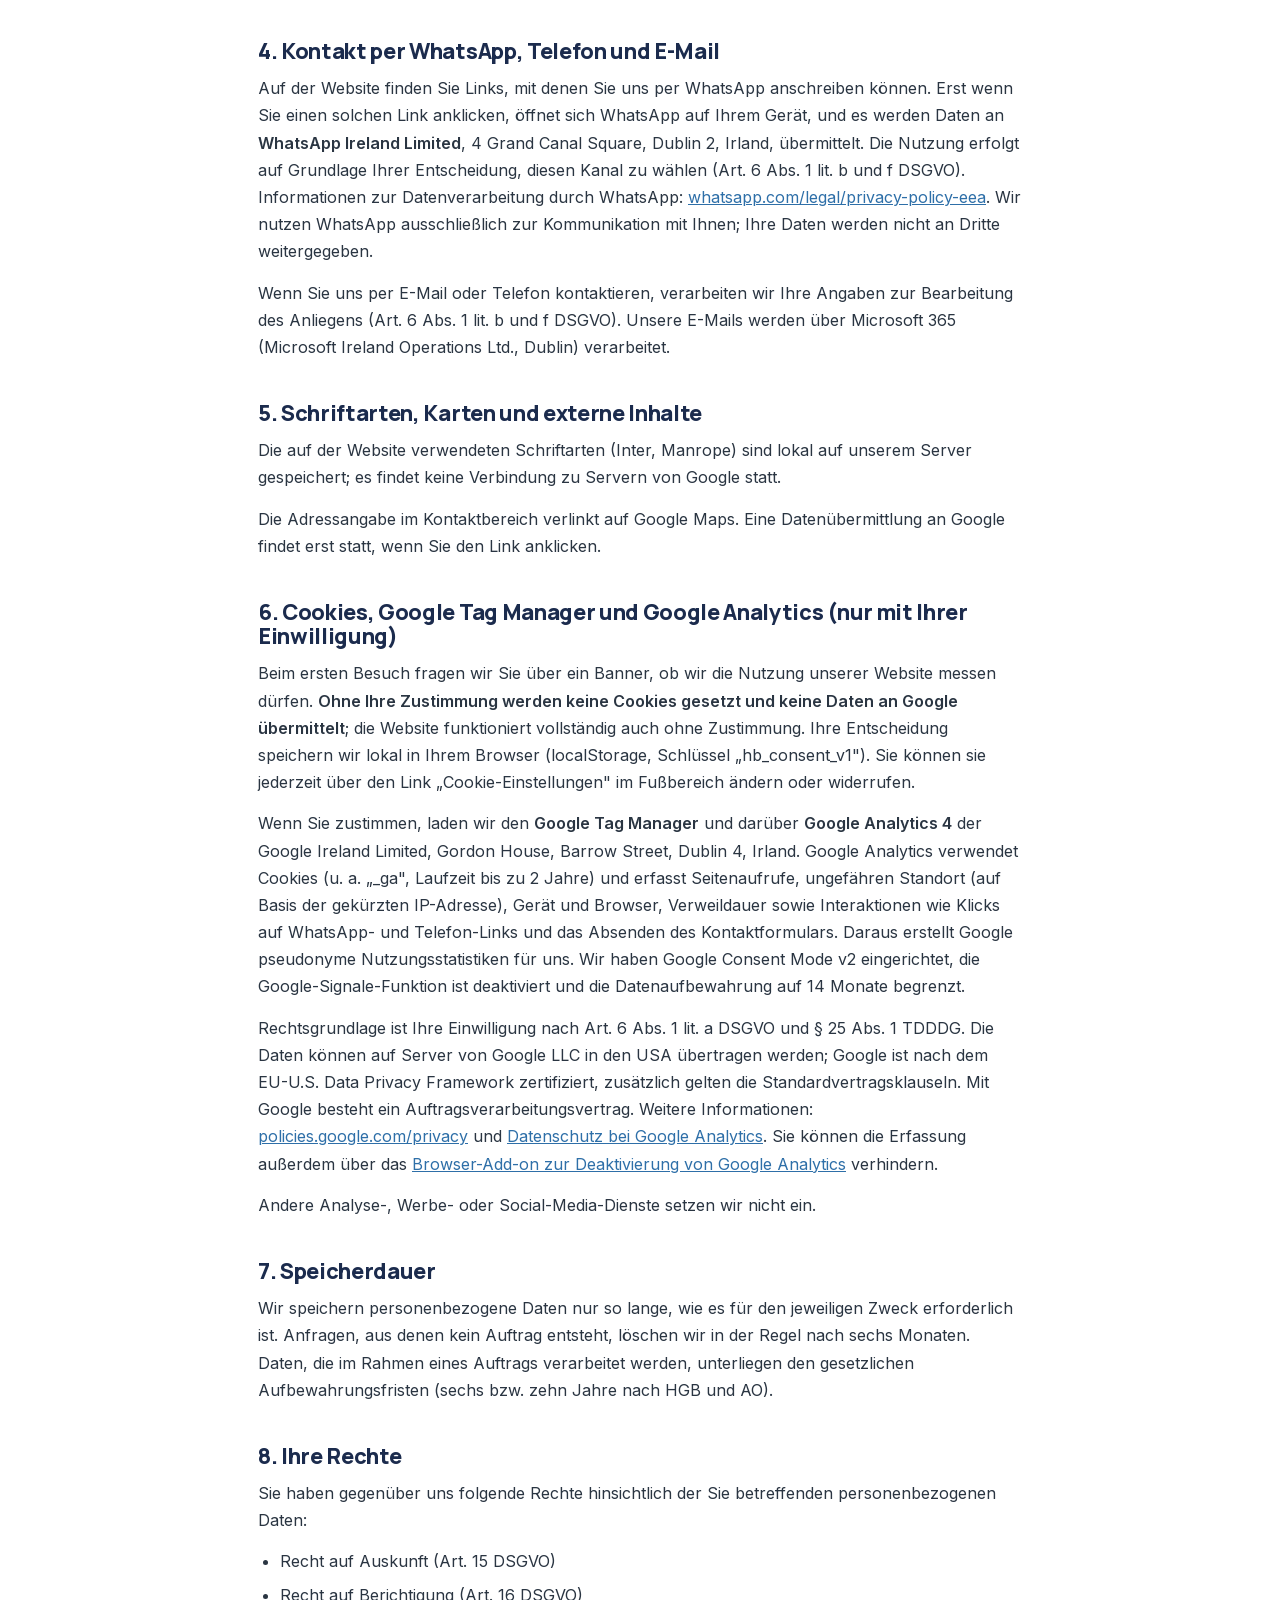
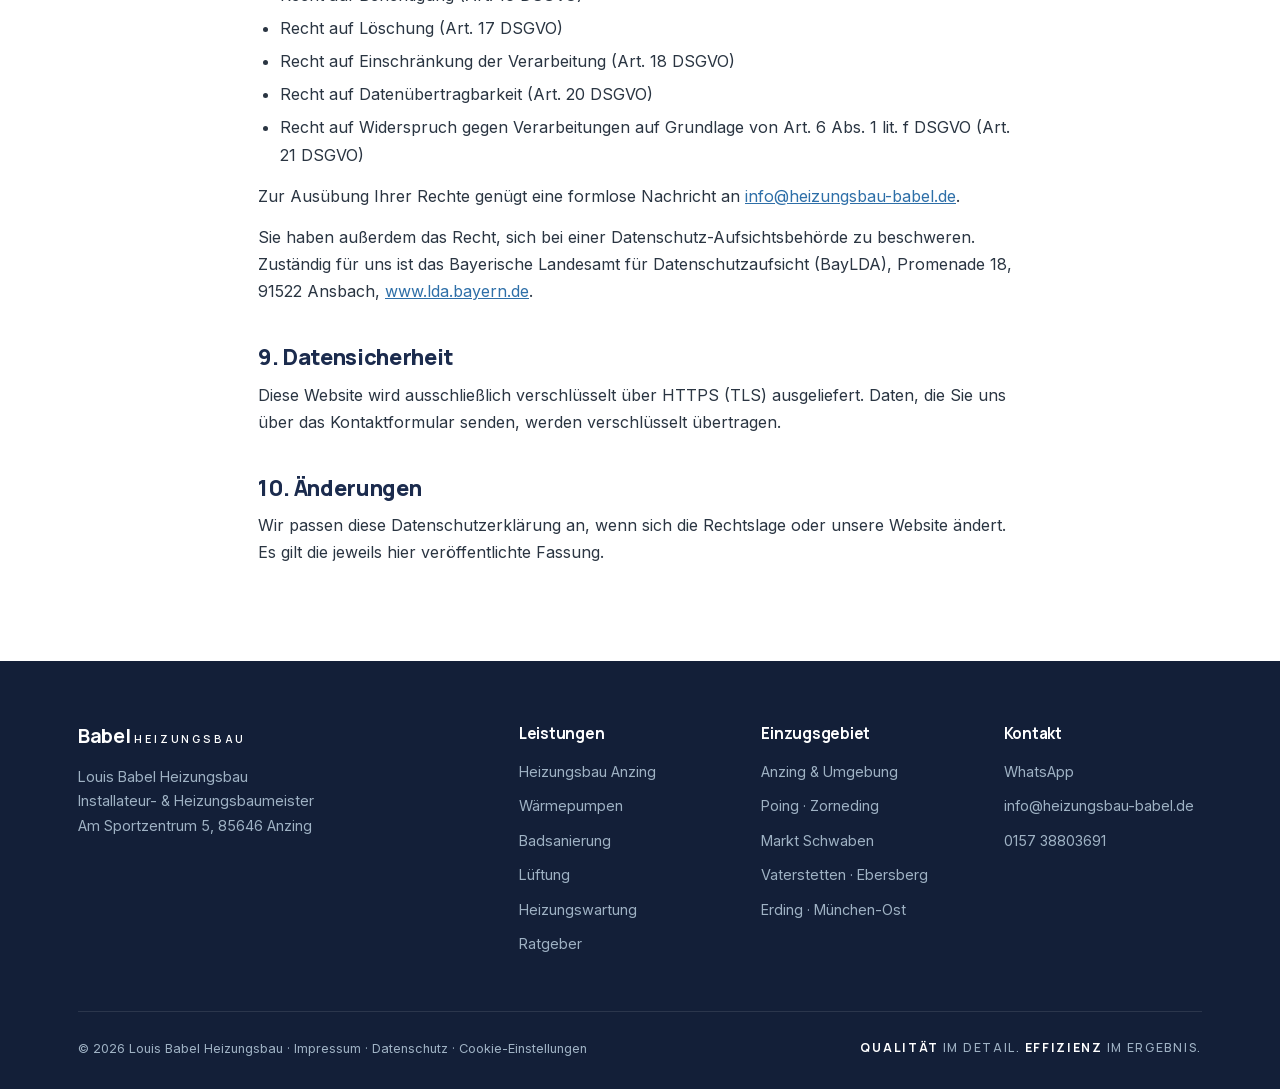
<file: datenschutz/index.html>
<!DOCTYPE html>
<html lang="de">
<head>
<meta charset="UTF-8">
<meta name="viewport" content="width=device-width, initial-scale=1">
<title>Datenschutzerklärung | Babel Heizungsbau Anzing</title>
<meta name="description" content="Datenschutzerklärung von Louis Babel Heizungsbau, Anzing: Hosting, Kontaktformular, WhatsApp, Ihre Rechte.">
<link rel="canonical" href="https://www.heizungsbau-babel.de/datenschutz/">
<meta property="og:type" content="article">
<meta property="og:locale" content="de_DE">
<meta property="og:title" content="Datenschutzerklärung | Babel Heizungsbau Anzing">
<meta property="og:description" content="Datenschutzerklärung von Louis Babel Heizungsbau, Anzing: Hosting, Kontaktformular, WhatsApp, Ihre Rechte.">
<meta property="og:url" content="https://www.heizungsbau-babel.de/datenschutz/">
<meta property="og:site_name" content="Babel Heizungsbau">
<meta property="og:image" content="https://www.heizungsbau-babel.de/images/og-heizungsbau-babel.jpg">
<meta property="og:image:width" content="1200">
<meta property="og:image:height" content="630">
<meta name="twitter:card" content="summary_large_image">
<meta name="twitter:image" content="https://www.heizungsbau-babel.de/images/og-heizungsbau-babel.jpg">
<link rel="preload" href="/fonts/manrope-latin.woff2" as="font" type="font/woff2" crossorigin>
<link rel="preload" href="/fonts/inter-latin.woff2" as="font" type="font/woff2" crossorigin>
<link rel="stylesheet" href="/fonts/fonts.css">
<script src="/consent.js" defer></script>
<meta name="robots" content="noindex, follow">
<style>
:root{
  --marine:#1B2B4D; --marine-dark:#131F38; --marine-soft:#24406E;
  --blau:#2E6FA8; --blau-hell:#EAF1F7;
  --kupfer:#C97C4A; --kupfer-hell:#E8A87C; --kupfer-dunkel:#B36A3C;
  --grau:#F4F3EF; --linie:#E6E3DC; --text:#2A3542; --text-soft:#5B6875; --weiss:#FFFFFF;
  --radius:20px; --ease:cubic-bezier(.22,.9,.24,1);
}
*{margin:0;padding:0;box-sizing:border-box}
html{scroll-behavior:smooth}
::selection{background:var(--kupfer);color:#fff}
body{font-family:'Inter',sans-serif;color:var(--text);line-height:1.7;background:var(--weiss);-webkit-font-smoothing:antialiased}
h1,h2,h3,h4{font-family:'Manrope',sans-serif;color:var(--marine);line-height:1.12;letter-spacing:-.015em}
img{max-width:100%;display:block}
.wrap{max-width:1180px;margin:0 auto;padding:0 28px}
section{padding:110px 0}
.kicker{display:inline-flex;align-items:center;gap:10px;font-family:'Manrope',sans-serif;font-weight:700;font-size:.76rem;letter-spacing:.16em;text-transform:uppercase;color:var(--kupfer);margin-bottom:18px}
.kicker::before{content:"";width:26px;height:2px;background:var(--kupfer)}
h2{font-size:clamp(1.9rem,3.8vw,2.9rem);font-weight:800;margin-bottom:20px;max-width:720px}
.lead{font-size:1.12rem;color:var(--text-soft);max-width:620px}
.btn{display:inline-flex;align-items:center;gap:10px;font-family:'Manrope',sans-serif;font-weight:700;font-size:1rem;padding:17px 32px;border-radius:100px;text-decoration:none;transition:transform .3s var(--ease),box-shadow .3s var(--ease),background .3s;cursor:pointer;border:none}
.btn-primary{background:var(--kupfer);color:#fff;box-shadow:0 10px 30px rgba(201,124,74,.35)}
.btn-primary:hover{background:var(--kupfer-dunkel);transform:translateY(-3px);box-shadow:0 16px 36px rgba(201,124,74,.4)}
.btn-ghost{border:1.5px solid rgba(255,255,255,.35);color:#fff;background:transparent}
.btn-ghost:hover{background:rgba(255,255,255,.1);transform:translateY(-3px)}
.btn-dark{background:var(--marine);color:#fff}
.btn-dark:hover{background:var(--marine-dark);transform:translateY(-3px)}
.btn .arr{transition:transform .3s var(--ease)}
.btn:hover .arr{transform:translateX(4px)}

/* Reveal-Animationen */
.reveal{opacity:0;transform:translateY(36px);transition:opacity .9s var(--ease),transform .9s var(--ease)}
.reveal.in{opacity:1;transform:none}
.reveal-l{opacity:0;transform:translateX(-40px);transition:opacity .9s var(--ease),transform .9s var(--ease)}
.reveal-l.in{opacity:1;transform:none}
.reveal-r{opacity:0;transform:translateX(40px);transition:opacity .9s var(--ease),transform .9s var(--ease)}
.reveal-r.in{opacity:1;transform:none}
.d1{transition-delay:.12s}.d2{transition-delay:.24s}.d3{transition-delay:.36s}.d4{transition-delay:.48s}.d5{transition-delay:.6s}
@media (prefers-reduced-motion: reduce){
  .reveal,.reveal-l,.reveal-r{opacity:1;transform:none;transition:none}
  .marquee-track{animation:none!important}
}

/* Topbar + Header */
.topbar{background:var(--marine-dark);color:#9FB2C4;font-size:.8rem;padding:8px 0}
.topbar .wrap{display:flex;justify-content:space-between;gap:16px;flex-wrap:wrap}
.topbar a{color:#fff;text-decoration:none;font-weight:600}
header{position:sticky;top:0;z-index:100;background:rgba(255,255,255,.92);backdrop-filter:blur(14px);border-bottom:1px solid transparent;transition:box-shadow .3s,border-color .3s}
header.scrolled{border-color:var(--linie);box-shadow:0 8px 30px rgba(19,31,56,.07)}
.nav{display:flex;align-items:center;justify-content:space-between;height:82px}
.logo{display:flex;align-items:center;gap:13px;text-decoration:none}
.logo-text{font-family:'Manrope',sans-serif;color:var(--marine)}
.logo-text b{display:block;font-weight:800;font-size:1.4rem;line-height:1.05}
.logo-text span{font-weight:600;font-size:.6rem;letter-spacing:.3em;color:var(--blau)}
nav ul{display:flex;gap:34px;list-style:none}
nav a{font-family:'Manrope',sans-serif;font-weight:600;font-size:.95rem;color:var(--marine);text-decoration:none;position:relative;padding:6px 0}
nav a::after{content:"";position:absolute;left:0;bottom:0;width:0;height:2px;background:var(--kupfer);transition:width .3s var(--ease)}
nav a:hover::after{width:100%}
.nav-cta{display:flex;align-items:center;gap:18px}
.tel-head{font-family:'Manrope',sans-serif;font-weight:800;color:var(--marine);text-decoration:none;font-size:1rem}
.tel-head small{display:block;font-weight:600;font-size:.68rem;color:var(--text-soft);letter-spacing:.05em}
.burger{display:none;background:none;border:none;font-size:1.7rem;color:var(--marine);cursor:pointer}

/* Hero */
.hero{background:radial-gradient(1200px 700px at 85% -10%,var(--marine-soft) 0%,var(--marine) 45%,var(--marine-dark) 100%);color:#fff;padding:96px 0 130px;position:relative;overflow:hidden}
.hero::before{content:"";position:absolute;inset:0;background-image:radial-gradient(rgba(255,255,255,.05) 1px,transparent 1px);background-size:26px 26px;pointer-events:none}
.hero .wrap{position:relative;display:grid;grid-template-columns:1.2fr .8fr;gap:64px;align-items:center}
.hero-visual{justify-self:end;width:100%;max-width:440px}
.hero .kicker{color:var(--kupfer-hell)}
.hero .kicker::before{background:var(--kupfer-hell)}
.hero h1{color:#fff;font-size:clamp(2.3rem,5vw,3.7rem);font-weight:800;margin-bottom:24px}
.hero h1 em{font-style:normal;color:var(--kupfer-hell)}
.hero p{font-size:1.14rem;color:#BECDDD;max-width:540px;margin-bottom:38px}
.hero-btns{display:flex;gap:16px;flex-wrap:wrap;margin-bottom:30px}
.hero-trust{display:flex;gap:22px;flex-wrap:wrap;font-size:.86rem;color:#9FB2C4}
.hero-trust span{display:flex;align-items:center;gap:7px}
.hero-trust b{color:var(--kupfer-hell)}
.hero-visual{position:relative}
.hero-img{border-radius:var(--radius);overflow:hidden;box-shadow:0 40px 90px rgba(0,0,0,.45);aspect-ratio:4/5;max-height:600px}
.hero-img picture,.hero-img img{display:block;width:100%;height:100%;object-fit:cover;object-position:center 30%}
.hero-img img{width:100%;aspect-ratio:4/5;object-fit:cover}
.float-card{position:absolute;left:-40px;bottom:36px;background:rgba(255,255,255,.97);color:var(--text);border-radius:16px;padding:18px 22px;max-width:270px;box-shadow:0 24px 60px rgba(0,0,0,.35);animation:floaty 5.5s ease-in-out infinite}
.float-card b{font-family:'Manrope',sans-serif;color:var(--marine);display:block;margin-bottom:4px;font-size:.95rem}
.float-card small{font-size:.82rem;color:var(--text-soft);line-height:1.5;display:block}
.badge{position:absolute;top:-20px;right:-14px;background:var(--kupfer);color:#fff;font-family:'Manrope',sans-serif;font-weight:800;font-size:.78rem;letter-spacing:.1em;padding:12px 20px;border-radius:100px;box-shadow:0 14px 34px rgba(201,124,74,.5);animation:floaty 4.5s ease-in-out infinite reverse}
@keyframes floaty{0%,100%{transform:translateY(0)}50%{transform:translateY(-10px)}}

/* Marquee */
.marquee{background:var(--grau);border-top:1px solid var(--linie);border-bottom:1px solid var(--linie);overflow:hidden;padding:18px 0}
.marquee-track{display:flex;gap:56px;white-space:nowrap;animation:marq 30s linear infinite;width:max-content}
.marquee-track span{font-family:'Manrope',sans-serif;font-weight:800;font-size:1rem;letter-spacing:.22em;color:var(--marine);opacity:.5;display:flex;align-items:center;gap:56px}
.marquee-track span::after{content:"◆";color:var(--kupfer);font-size:.7rem;opacity:.9}
@keyframes marq{to{transform:translateX(-50%)}}

/* Leistungen */
.services{background:var(--weiss)}
.sec-head{display:flex;justify-content:space-between;align-items:flex-end;gap:40px;flex-wrap:wrap;margin-bottom:56px}
.cards{display:grid;grid-template-columns:repeat(3,1fr);gap:22px}
.card{background:var(--grau);border:1px solid var(--linie);border-radius:var(--radius);padding:36px 30px;transition:transform .4s var(--ease),box-shadow .4s var(--ease),background .4s;display:flex;flex-direction:column;position:relative;overflow:hidden}
.card::after{content:"";position:absolute;inset:auto -30% -60% auto;width:220px;height:220px;border-radius:50%;background:radial-gradient(circle,rgba(201,124,74,.14),transparent 70%);opacity:0;transition:opacity .4s}
.card:hover{transform:translateY(-7px);box-shadow:0 26px 60px rgba(19,31,56,.12);background:#fff}
.card:hover::after{opacity:1}
.card .icon-img{width:46px;height:46px;margin-bottom:20px;object-fit:contain}
.card svg{width:44px;height:44px;stroke:var(--marine);margin-bottom:20px}
.card h3{font-size:1.22rem;font-weight:800;margin-bottom:4px}
.card .benefit{font-size:.86rem;font-weight:700;color:var(--kupfer);font-family:'Manrope',sans-serif;margin-bottom:12px;display:block}
.card p{font-size:.95rem;color:var(--text-soft);flex:1}
.card a{font-family:'Manrope',sans-serif;font-weight:700;font-size:.9rem;color:var(--marine);text-decoration:none;margin-top:20px;display:inline-flex;align-items:center;gap:8px}
.card a .arr{transition:transform .3s var(--ease);color:var(--kupfer)}
.card a:hover .arr{transform:translateX(5px)}

/* Warum / Nutzen */
.why{background:var(--marine);color:#fff;position:relative;overflow:hidden}
.why::before{content:"";position:absolute;right:-200px;top:-200px;width:640px;height:640px;border-radius:50%;background:radial-gradient(circle,rgba(201,124,74,.16),transparent 70%)}
.why h2,.why h3{color:#fff}
.why .wrap{display:grid;grid-template-columns:.95fr 1.05fr;gap:70px;align-items:center;position:relative}
.why-img{border-radius:var(--radius);overflow:hidden;box-shadow:0 30px 80px rgba(0,0,0,.4)}
.why-img picture{display:block;aspect-ratio:4/5}
.why-img img{display:block;width:100%;height:100%;object-fit:cover;object-position:center 20%;transition:transform 1.2s var(--ease)}
.why-img:hover img{transform:scale(1.04)}
.img-placeholder{aspect-ratio:4/5;background:linear-gradient(160deg,var(--marine-soft),var(--marine-dark));display:flex;align-items:center;justify-content:center;text-align:center;color:#7E97AE;font-family:'Manrope',sans-serif;font-weight:600;letter-spacing:.1em;font-size:.85rem;line-height:2;padding:24px}
.why .lead{color:#BECDDD}
.why-list{list-style:none;margin:34px 0 38px;display:grid;gap:18px}
.why-list li{display:flex;gap:16px;align-items:flex-start}
.why-list .tick{flex-shrink:0;width:30px;height:30px;border-radius:50%;background:var(--kupfer);display:flex;align-items:center;justify-content:center;font-weight:800;font-size:.8rem;margin-top:3px}
.why-list b{font-family:'Manrope',sans-serif;display:block;font-size:1.02rem}
.why-list span{font-size:.9rem;color:#9FB2C4}

/* Prozess */
.process{background:var(--grau)}
.steps{display:grid;grid-template-columns:repeat(5,1fr);gap:0;margin-top:60px;position:relative}
.steps::before{content:"";position:absolute;top:29px;left:9%;right:9%;height:2px;background:var(--linie)}
.step{text-align:center;padding:0 14px;position:relative}
.step-nr{width:58px;height:58px;border-radius:50%;background:#fff;border:2px solid var(--linie);color:var(--marine);font-family:'Manrope',sans-serif;font-weight:800;font-size:1.2rem;display:flex;align-items:center;justify-content:center;margin:0 auto 18px;position:relative;z-index:1;transition:background .4s,color .4s,border-color .4s,transform .4s var(--ease)}
.step:hover .step-nr{background:var(--kupfer);border-color:var(--kupfer);color:#fff;transform:scale(1.1)}
.step h4{font-size:1rem;font-weight:800;margin-bottom:6px}
.step p{font-size:.85rem;color:var(--text-soft)}
.step small{display:block;font-family:'Manrope',sans-serif;font-weight:700;font-size:.72rem;letter-spacing:.08em;color:var(--kupfer);margin-top:8px;text-transform:uppercase}

/* Referenzen */
.refs{background:var(--weiss)}
.ref-grid{display:grid;grid-template-columns:repeat(3,1fr);gap:24px}
.ref{border-radius:var(--radius);overflow:hidden;position:relative;border:1px solid var(--linie);background:#fff;transition:transform .4s var(--ease),box-shadow .4s var(--ease)}
.ref:hover{transform:translateY(-7px);box-shadow:0 30px 70px rgba(19,31,56,.14)}
.ref-img{aspect-ratio:16/11;overflow:hidden}
.ref-img img{width:100%;height:100%;object-fit:cover;transition:transform 1.1s var(--ease)}
.ref:hover .ref-img img{transform:scale(1.06)}
.ref-body{padding:26px}
.ref-body .tag{display:inline-block;background:var(--blau-hell);color:var(--marine);font-size:.7rem;font-weight:800;font-family:'Manrope',sans-serif;letter-spacing:.08em;padding:5px 12px;border-radius:100px;margin-bottom:14px}
.ref-body h3{font-size:1.08rem;margin-bottom:8px}
.ref-body p{font-size:.9rem;color:var(--text-soft)}
.ref-body em{color:var(--kupfer);font-style:normal;font-weight:600}
.ref-grid-4{grid-template-columns:repeat(3,1fr);gap:20px}
.ref-grid-4 .ref-wide{grid-column:span 2}
.ref-grid-4 .ref-wide .ref-img{aspect-ratio:auto;display:grid;grid-template-columns:1fr 1fr;gap:4px}
.ref-grid-4 .ref-wide .ref-img picture{position:relative;aspect-ratio:3/4;display:block;overflow:hidden}
.ref-grid-4 .ref-wide .ref-img img{width:100%;height:100%;object-fit:cover}
.ba-label{position:absolute;left:12px;top:12px;background:rgba(19,31,56,.78);color:#fff;font-family:'Manrope',sans-serif;font-weight:700;font-size:.68rem;letter-spacing:.12em;padding:5px 10px;border-radius:100px;z-index:2}
.ba-label.after{background:var(--kupfer)}
.ref-grid-4 .ref-img{aspect-ratio:3/4}
.ref-grid-4 .ref-body{padding:18px 20px 20px}
.ref-grid-4 .ref-body h3{font-size:1rem;margin-bottom:4px}
.ref-grid-4 .ref-body p{font-size:.86rem}

/* Stimmen */
.quotes-sec{background:var(--grau)}
.quotes{display:grid;grid-template-columns:repeat(3,1fr);gap:22px}
.quote{background:#fff;border:1px solid var(--linie);border-radius:var(--radius);padding:34px;position:relative;transition:transform .4s var(--ease),box-shadow .4s var(--ease)}
.quote:hover{transform:translateY(-6px);box-shadow:0 24px 56px rgba(19,31,56,.1)}
.quote::before{content:"“";position:absolute;top:14px;right:26px;font-family:'Manrope',sans-serif;font-size:5rem;line-height:1;color:var(--kupfer);opacity:.16}
.stars{color:var(--kupfer);letter-spacing:4px;margin-bottom:16px;font-size:.95rem}
.quote p{font-size:.97rem;color:var(--text);margin-bottom:18px}
.quote b{font-family:'Manrope',sans-serif;color:var(--marine);font-size:.88rem}
.quote small{display:block;color:var(--text-soft);font-size:.78rem}

/* FAQ */
.faq{background:var(--weiss)}
.faq-list{max-width:820px;margin-top:48px}
.faq-item{border-bottom:1px solid var(--linie)}
.faq-q{width:100%;background:none;border:none;text-align:left;font-family:'Manrope',sans-serif;font-weight:700;font-size:1.08rem;color:var(--marine);padding:24px 44px 24px 0;cursor:pointer;position:relative}
.faq-q::after{content:"+";position:absolute;right:4px;top:50%;transform:translateY(-50%);font-size:1.6rem;font-weight:500;color:var(--kupfer);transition:transform .35s var(--ease)}
.faq-item.open .faq-q::after{transform:translateY(-50%) rotate(45deg)}
.faq-a{max-height:0;overflow:hidden;transition:max-height .5s var(--ease)}
.faq-a p{padding:0 0 24px;color:var(--text-soft);font-size:.97rem;max-width:700px}

/* CTA Panel */
.cta-panel{background:var(--weiss);padding-top:0}
.cta-inner{background:linear-gradient(120deg,var(--marine-dark),var(--marine) 60%,var(--marine-soft));border-radius:28px;padding:74px 60px;text-align:center;color:#fff;position:relative;overflow:hidden}
.cta-inner::before{content:"";position:absolute;inset:0;background-image:radial-gradient(rgba(255,255,255,.06) 1px,transparent 1px);background-size:24px 24px}
.cta-inner h2{color:#fff;margin:0 auto 16px}
.cta-inner p{color:#BECDDD;max-width:560px;margin:0 auto 36px}
.cta-inner .hero-btns{justify-content:center}

/* Kontakt */
.contact{background:var(--grau)}
.contact .wrap{display:grid;grid-template-columns:1fr 1.15fr;gap:60px;align-items:start}
.c-info{list-style:none;margin-top:8px}
.c-info li{display:flex;gap:16px;margin-bottom:24px;align-items:flex-start}
.c-ic{flex-shrink:0;width:44px;height:44px;border-radius:12px;background:#fff;border:1px solid var(--linie);display:flex;align-items:center;justify-content:center}
.c-ic svg{width:20px;height:20px;stroke:var(--kupfer)}
.c-info a{color:var(--marine);font-weight:700;text-decoration:none;font-family:'Manrope',sans-serif}
.c-info span{display:block;font-size:.74rem;color:var(--text-soft);text-transform:uppercase;letter-spacing:.1em;font-family:'Manrope',sans-serif;font-weight:700;margin-bottom:2px}
form{background:#fff;border-radius:var(--radius);padding:42px;box-shadow:0 24px 70px rgba(19,31,56,.1);border:1px solid var(--linie)}
form h3{margin-bottom:6px;font-size:1.35rem}
form .form-sub{font-size:.88rem;color:var(--text-soft);margin-bottom:26px}
.f-row{display:grid;grid-template-columns:1fr 1fr;gap:16px}
label{display:block;font-size:.84rem;font-weight:600;margin:15px 0 6px;color:var(--marine)}
input,select,textarea{width:100%;padding:13px 15px;border:1.5px solid var(--linie);border-radius:12px;font-family:'Inter',sans-serif;font-size:.95rem;background:#FAFAF8;transition:border-color .3s,box-shadow .3s}
input:focus,select:focus,textarea:focus{outline:none;border-color:var(--kupfer);box-shadow:0 0 0 4px rgba(201,124,74,.12)}
form .btn{width:100%;justify-content:center;margin-top:26px;border-radius:14px}
.f-hint{font-size:.76rem;color:#8593A1;margin-top:14px;text-align:center}

/* Footer */
footer{background:var(--marine-dark);color:#9FB2C4;padding:64px 0 30px;font-size:.9rem}
.f-grid{display:grid;grid-template-columns:2fr 1fr 1fr 1fr;gap:44px;margin-bottom:44px}
footer h4{color:#fff;font-size:.95rem;margin-bottom:18px}
footer ul{list-style:none}
footer li{margin-bottom:10px}
footer a{color:#9FB2C4;text-decoration:none;transition:color .3s}
footer a:hover{color:var(--kupfer-hell)}
.f-bottom{border-top:1px solid rgba(255,255,255,.1);padding-top:26px;display:flex;justify-content:space-between;flex-wrap:wrap;gap:12px;font-size:.8rem}
.f-claim{font-family:'Manrope',sans-serif;letter-spacing:.14em;font-size:.76rem;text-transform:uppercase}
.f-claim b{color:#fff}

/* WhatsApp Float */
.wa-float{position:fixed;right:24px;bottom:24px;z-index:200;display:flex;align-items:center;gap:10px;background:#25D366;color:#fff;text-decoration:none;font-family:'Manrope',sans-serif;font-weight:700;font-size:.9rem;padding:14px 22px 14px 16px;border-radius:100px;box-shadow:0 12px 34px rgba(0,0,0,.28);transition:transform .3s var(--ease)}
.wa-float:hover{transform:scale(1.06)}
.wa-float svg{width:26px;height:26px;fill:#fff}

@media(max-width:980px){
  nav ul,.tel-head{display:none}
  .burger{display:block}
  .nav-cta{gap:12px}
  .nav-cta .btn{padding:11px 16px!important;font-size:.82rem!important;white-space:nowrap}
  header.menu-open nav ul{display:flex;flex-direction:column;gap:4px;position:absolute;top:100%;left:0;right:0;background:#fff;border-bottom:1px solid var(--linie);box-shadow:0 24px 48px rgba(19,31,56,.14);padding:14px 28px 22px}
  header.menu-open nav a{display:block;padding:13px 0;font-size:1.05rem;border-bottom:1px solid var(--linie)}
  header.menu-open nav li:last-child a{border-bottom:none}
  header.menu-open nav a::after{display:none}
  section{padding:72px 0}
  .hero .wrap,.why .wrap,.contact .wrap{grid-template-columns:1fr}
  .hero{padding:64px 0 90px}
  .hero-visual{max-width:420px;margin:0 auto;justify-self:center}
  .float-card{left:10px}
  .stats .wrap{grid-template-columns:1fr 1fr}
  .stat{border:none;padding:16px}
  .cards,.ref-grid,.quotes{grid-template-columns:1fr}
  .ref-grid-4{grid-template-columns:1fr 1fr;gap:14px}
  .ref-grid-4 .ref-wide{grid-column:span 2}
  .steps{grid-template-columns:1fr 1fr}
  .steps::before{display:none}
  .f-grid{grid-template-columns:1fr 1fr}
  .f-row{grid-template-columns:1fr}
  .cta-inner{padding:54px 26px}
}

.legal{padding:56px 0 80px}
.legal .wrap{max-width:820px}
.legal h1{font-size:clamp(1.9rem,4vw,2.6rem);font-weight:800;margin-bottom:10px}
.legal .stand{color:var(--text-soft);font-size:.9rem;margin-bottom:34px}
.legal h2{font-size:1.35rem;margin:40px 0 12px;max-width:none}
.legal h3{font-size:1.05rem;margin:24px 0 8px}
.legal p{margin-bottom:14px}
.legal ul{margin:0 0 14px 22px}
.legal li{margin-bottom:6px}
.legal address{font-style:normal;background:var(--grau);border-radius:var(--radius);padding:20px 24px;margin:0 0 18px;line-height:1.8}
.legal a{color:var(--blau)}

/* --- Blog --- */
.blog-hero{background:radial-gradient(1200px 700px at 85% -10%,var(--marine-soft) 0%,var(--marine) 45%,var(--marine-dark) 100%);color:#fff;padding:72px 0 64px;position:relative;overflow:hidden}
.blog-hero::before{content:"";position:absolute;inset:0;background-image:radial-gradient(rgba(255,255,255,.05) 1px,transparent 1px);background-size:26px 26px;pointer-events:none}
.blog-hero .wrap{position:relative;max-width:860px}
.blog-hero h1{color:#fff;font-size:clamp(1.9rem,4.2vw,2.9rem);font-weight:800;line-height:1.15;margin-bottom:18px}
.blog-hero h1 em{font-style:normal;color:var(--kupfer-hell)}
.blog-hero .sub{font-size:1.12rem;color:#BECDDD;max-width:640px;margin-bottom:22px}
.blog-meta{display:flex;gap:18px;flex-wrap:wrap;font-size:.84rem;color:#9FB2C4}
.blog-meta b{color:#fff;font-weight:600}
.breadcrumb{font-size:.8rem;color:#9FB2C4;margin-bottom:22px}
.breadcrumb a{color:#BECDDD;text-decoration:none}
.breadcrumb a:hover{color:var(--kupfer-hell)}
.article{padding:64px 0 80px}
.article .wrap{max-width:860px}
.article h2{font-size:clamp(1.45rem,2.6vw,1.9rem);margin:48px 0 14px;max-width:none}
.article h3{font-size:1.12rem;margin:28px 0 10px}
.article p{margin-bottom:18px;font-size:1.04rem}
.article ul,.article ol{margin:0 0 18px 22px}
.article li{margin-bottom:8px}
.article .lead{font-size:1.18rem;color:var(--text);max-width:none;margin-bottom:26px}
.keyfacts{background:var(--grau);border-left:4px solid var(--kupfer);border-radius:0 var(--radius) var(--radius) 0;padding:22px 26px;margin:0 0 34px}
.keyfacts h2,.keyfacts h3{margin:0 0 10px;font-size:1rem;text-transform:uppercase;letter-spacing:.1em;color:var(--kupfer);font-family:'Manrope',sans-serif}
.keyfacts ul{margin:0 0 0 18px}
.keyfacts li{margin-bottom:6px}
.figgrid{display:grid;grid-template-columns:1fr 1fr;gap:22px;margin:26px 0 30px}
.article figure{margin:0}
.article figure img{width:100%;height:auto;display:block;border-radius:var(--radius);box-shadow:0 20px 50px rgba(19,31,56,.14)}
.figgrid figure img{aspect-ratio:3/4;object-fit:cover}
.article figcaption{font-size:.86rem;color:var(--text-soft);margin-top:10px;line-height:1.5}
.fig-single{max-width:460px;margin:26px auto 30px}
.notice{background:var(--blau-hell);border-radius:var(--radius);padding:20px 24px;margin:22px 0 28px;font-size:.98rem}
.notice b{color:var(--marine)}
.wtable{width:100%;border-collapse:collapse;margin:14px 0 26px;font-size:.96rem}
.wtable th,.wtable td{text-align:left;padding:12px 14px;border-bottom:1px solid var(--linie);vertical-align:top}
.wtable th{font-family:'Manrope',sans-serif;font-weight:700;color:var(--marine);background:var(--grau)}
.wtable td:first-child{font-weight:600;color:var(--marine)}
.checklist{background:#fff;border:1px solid var(--linie);border-radius:var(--radius);padding:24px 28px;margin:26px 0}
.checklist li{list-style:none;padding-left:30px;position:relative;margin-bottom:10px}
.checklist li::before{content:"✓";position:absolute;left:0;top:0;color:var(--kupfer);font-weight:800}
.checklist ul{margin:0}
.article .faq-list{margin-top:10px}
.cta-box{background:linear-gradient(160deg,var(--marine-soft),var(--marine-dark));color:#fff;border-radius:var(--radius);padding:44px 40px;margin:54px 0 0;text-align:center}
.cta-box h2{color:#fff;margin:0 auto 12px;max-width:600px}
.cta-box p{color:#BECDDD;max-width:560px;margin:0 auto 26px}
.author{display:flex;gap:20px;align-items:center;border:1px solid var(--linie);border-radius:var(--radius);padding:20px 24px;margin:40px 0 0;background:var(--grau)}
.author img{width:76px;height:76px;border-radius:50%;object-fit:cover;object-position:center 25%;flex:none}
.author b{display:block;font-family:'Manrope',sans-serif;color:var(--marine)}
.author span{font-size:.9rem;color:var(--text-soft)}
.sources{font-size:.84rem;color:var(--text-soft);margin-top:34px;padding-top:18px;border-top:1px solid var(--linie)}
.sources a{color:var(--blau)}
.blog-list{display:grid;grid-template-columns:repeat(2,1fr);gap:24px}
.blog-card{border:1px solid var(--linie);border-radius:var(--radius);overflow:hidden;background:#fff;text-decoration:none;color:inherit;display:grid;grid-template-columns:190px 1fr;transition:transform .4s var(--ease),box-shadow .4s var(--ease)}
.blog-card:hover{transform:translateY(-6px);box-shadow:0 24px 60px rgba(19,31,56,.12)}
.blog-card picture,.blog-card img{display:block;width:100%;height:100%;object-fit:cover;object-position:center 30%}
.blog-card picture{min-height:190px}
.blog-card div{padding:22px 24px 26px}
.blog-card h3{font-size:1.12rem;margin:8px 0 8px;color:var(--marine)}
.blog-card p{font-size:.92rem;color:var(--text-soft)}
@media(max-width:700px){.figgrid,.blog-list{grid-template-columns:1fr}.blog-card{grid-template-columns:1fr}.blog-card picture{aspect-ratio:16/8;min-height:0}.cta-box{padding:34px 22px}.author{flex-direction:column;align-items:flex-start}}

#hb-consent{position:fixed;left:16px;right:16px;bottom:16px;z-index:300;display:flex;justify-content:center;pointer-events:none}
#hb-consent .hbc-box{pointer-events:auto;max-width:720px;width:100%;background:#fff;border:1px solid var(--linie);border-radius:18px;box-shadow:0 24px 70px rgba(19,31,56,.22);padding:20px 22px;display:flex;gap:18px;align-items:center;flex-wrap:wrap}
#hb-consent p{margin:0;flex:1 1 360px;font-size:.92rem;line-height:1.55;color:var(--text)}
#hb-consent a{color:var(--blau)}
#hb-consent .hbc-btns{display:flex;gap:10px;flex:0 0 auto}
#hb-consent button{font-family:'Manrope',sans-serif;font-weight:700;font-size:.9rem;padding:11px 18px;border-radius:100px;cursor:pointer;border:1.5px solid var(--marine)}
#hb-consent .hbc-accept{background:var(--kupfer);border-color:var(--kupfer);color:#fff}
#hb-consent .hbc-decline{background:#fff;color:var(--marine)}
@media(max-width:700px){#hb-consent{bottom:84px}#hb-consent .hbc-btns{width:100%}#hb-consent button{flex:1}}
</style>
</head>
<body>
<div class="topbar">
  <div class="wrap">
    <span>Anzing, Landkreis Ebersberg, Erding &amp; München-Ost</span>
    <span>Schnelle Hilfe: <a href="https://wa.me/4915738803691?text=Hallo%2C%20ich%20interessiere%20mich%20f%C3%BCr%20eine%20Beratung.">per WhatsApp schreiben</a></span>
  </div>
</div>
<header id="header">
  <div class="wrap nav">
    <a class="logo" href="/" aria-label="Babel Heizungsbau – Startseite">
      <svg width="46" height="46" viewBox="0 0 214.7 213.99" aria-hidden="true"><path d="M 106.175781 174.539062 C 114.429688 159.191406 110.941406 144.453125 102.382812 130.15625 L 67.792969 72.371094 L 48.546875 105.222656 C 42.433594 115.660156 36.609375 125.546875 31.179688 136.324219 C 24.09375 150.386719 25.09375 166.25 34.007812 179.210938 C 42.207031 191.136719 56.460938 198.019531 71.664062 196.976562 C 86.332031 195.972656 99.070312 187.753906 106.175781 174.539062 Z M 158.445312 72.34375 C 156.097656 67.621094 155.539062 62.8125 156.316406 57.6875 C 150.070312 61.8125 147.277344 68.214844 146.945312 75.382812 C 146.464844 85.652344 152.242188 93.882812 149.273438 102.71875 C 148.484375 105.074219 146.308594 107.351562 144.53125 107.886719 C 138.875 109.585938 134.058594 105.390625 132.238281 99.125 C 130.449219 92.960938 129.847656 86.667969 131.132812 80.355469 L 134.757812 62.59375 C 137.511719 49.109375 134.4375 35.5625 125.941406 24.941406 C 122.355469 20.464844 118.390625 16.808594 112.800781 14.335938 C 114.378906 24.363281 112.742188 33.964844 108.71875 43.261719 C 105.59375 50.476562 102.566406 57.292969 100.003906 64.722656 C 95.15625 78.769531 96.335938 93.503906 103.605469 106.449219 C 106.753906 112.054688 110.300781 117.105469 114.257812 122.21875 C 125.144531 136.28125 135.578125 151.5 130.128906 169.804688 C 126.75 181.152344 119.335938 190.015625 109.679688 196.761719 C 116.398438 196.910156 122.363281 197.234375 128.667969 196.542969 C 146 194.632812 161.472656 186.027344 172.96875 173 C 189.757812 153.984375 194.152344 131.523438 182.851562 108.371094 C 174.875 92.027344 163.96875 83.46875 158.445312 72.34375 Z M 183.175781 213.835938 L 32.539062 213.636719 C 15.472656 213.617188 0.03125 198.382812 0.03125 181.207031 L 0 33.21875 C -0.00390625 16.03125 15.265625 0.144531 32.542969 0.148438 L 182.453125 0.1875 C 199.25 0.191406 214.140625 16.078125 214.167969 32.574219 L 214.40625 181.15625 C 213.324219 198.113281 200.429688 211.953125 183.175781 213.835938 " fill="#1B2B4D" fill-rule="nonzero"/><path d="M 55.15625 183.304688 C 44.164062 180.257812 38.621094 168.53125 42.085938 158.125 C 42.914062 155.636719 44.351562 153.644531 46.433594 152.042969 C 46.835938 164.574219 54.167969 174.816406 66.132812 178.949219 C 64.023438 182.277344 59.699219 184.566406 55.15625 183.304688 " fill="#1B2B4D"/></svg>
      <span class="logo-text"><b>Babel</b><span>HEIZUNGSBAU</span></span>
    </a>
    <nav aria-label="Hauptnavigation">
      <ul>
        <li><a href="/#leistungen">Leistungen</a></li>
        <li><a href="/#warum">Über uns</a></li>
        <li><a href="/#referenzen">Projekte</a></li>
        <li><a href="/blog/">Ratgeber</a></li>
        <li><a href="/#kontakt">Kontakt</a></li>
      </ul>
    </nav>
    <div class="nav-cta">
      <a class="tel-head" href="https://wa.me/4915738803691?text=Hallo%2C%20ich%20interessiere%20mich%20f%C3%BCr%20eine%20Beratung.">WhatsApp<small>Direkt zum Meister</small></a>
      <a class="btn btn-primary" style="padding:13px 26px;font-size:.9rem" href="/#kontakt">Erstberatung sichern</a>
      <button class="burger" aria-label="Menü öffnen">☰</button>
    </div>
  </div>
</header>
<section class="legal">
  <div class="wrap">
    <span class="kicker">Rechtliches</span>
    <h1>Datenschutzerklärung</h1>
    <p class="stand">Stand: 7. November 2026</p>

    <p>Wir freuen uns über Ihren Besuch auf unserer Website. Der Schutz Ihrer personenbezogenen Daten ist uns wichtig. Nachfolgend informieren wir Sie darüber, welche Daten wir bei der Nutzung dieser Website verarbeiten, zu welchem Zweck und auf welcher Rechtsgrundlage.</p>

    <h2>1. Verantwortlicher</h2>
    <address>
      <b>Louis Babel Heizungsbau</b><br>
      Inhaber: Louis Babel<br>
      Am Sportzentrum 5, 85646 Anzing<br>
      Telefon: 0157 38803691<br>
      E-Mail: <a href="mailto:info@heizungsbau-babel.de">info@heizungsbau-babel.de</a>
    </address>
    <p>Ein Datenschutzbeauftragter ist nach § 38 BDSG nicht zu bestellen.</p>

    <h2>2. Hosting und Server-Logfiles</h2>
    <p>Diese Website wird bei <b>Netlify, Inc.</b>, 512 2nd Street, Suite 200, San Francisco, CA 94107, USA, gehostet. Die Hosting-Server, auf denen die Website und die Verbindungsdaten verarbeitet werden, stehen in Frankfurt am Main (Deutschland). Die Auslieferung der Inhalte erfolgt über das Content Delivery Network von Netlify. Beim Aufruf der Website verarbeitet Netlify automatisch die Daten, die Ihr Browser übermittelt: IP-Adresse, Datum und Uhrzeit des Zugriffs, aufgerufene Seite, Referrer-URL, Browsertyp und Betriebssystem. Diese Daten werden in Server-Logfiles gespeichert und nach kurzer Zeit gelöscht; sie werden nicht mit anderen Datenquellen zusammengeführt.</p>
    <p>Rechtsgrundlage ist Art. 6 Abs. 1 lit. f DSGVO. Unser berechtigtes Interesse liegt in der sicheren, stabilen und schnellen Bereitstellung der Website. Mit Netlify besteht ein Auftragsverarbeitungsvertrag nach Art. 28 DSGVO; Netlify ist ein US-Unternehmen, weshalb ein Zugriff aus den USA (z. B. im Rahmen von Support oder Wartung) nicht ausgeschlossen ist. Dafür sind die Standardvertragsklauseln der EU-Kommission (Art. 46 Abs. 2 lit. c DSGVO) vereinbart. Weitere Informationen: <a href="https://www.netlify.com/privacy/" rel="noopener">netlify.com/privacy</a>.</p>

    <h2>3. Kontaktformular</h2>
    <p>Wenn Sie uns über das Kontaktformular eine Anfrage senden, verarbeiten wir die von Ihnen eingegebenen Daten (Name, Telefonnummer, E-Mail-Adresse, Adresse, Ihre Nachricht sowie ein optional angehängtes Foto) ausschließlich zur Bearbeitung Ihrer Anfrage und für mögliche Anschlussfragen.</p>
    <p>Technisch wird das Formular von unserem Hosting-Anbieter Netlify (siehe Ziffer 2) entgegengenommen und über einen von unserem IT-Dienstleister betriebenen Automatisierungsdienst per E-Mail an uns weitergeleitet. Die Anfragen werden bei Netlify gespeichert und von uns regelmäßig gelöscht, sobald sie nicht mehr benötigt werden; für den Fall einer Beauftragung gelten die handels- und steuerrechtlichen Aufbewahrungsfristen.</p>
    <p>Rechtsgrundlage ist Art. 6 Abs. 1 lit. b DSGVO (Anbahnung eines Vertrags) bzw. Art. 6 Abs. 1 lit. f DSGVO (berechtigtes Interesse an der Beantwortung von Anfragen). Das Formular enthält ein für Menschen unsichtbares Feld zur Spam-Abwehr; es werden keine weiteren Daten erhoben.</p>

    <h2>4. Kontakt per WhatsApp, Telefon und E-Mail</h2>
    <p>Auf der Website finden Sie Links, mit denen Sie uns per WhatsApp anschreiben können. Erst wenn Sie einen solchen Link anklicken, öffnet sich WhatsApp auf Ihrem Gerät, und es werden Daten an <b>WhatsApp Ireland Limited</b>, 4 Grand Canal Square, Dublin 2, Irland, übermittelt. Die Nutzung erfolgt auf Grundlage Ihrer Entscheidung, diesen Kanal zu wählen (Art. 6 Abs. 1 lit. b und f DSGVO). Informationen zur Datenverarbeitung durch WhatsApp: <a href="https://www.whatsapp.com/legal/privacy-policy-eea" rel="noopener">whatsapp.com/legal/privacy-policy-eea</a>. Wir nutzen WhatsApp ausschließlich zur Kommunikation mit Ihnen; Ihre Daten werden nicht an Dritte weitergegeben.</p>
    <p>Wenn Sie uns per E-Mail oder Telefon kontaktieren, verarbeiten wir Ihre Angaben zur Bearbeitung des Anliegens (Art. 6 Abs. 1 lit. b und f DSGVO). Unsere E-Mails werden über Microsoft 365 (Microsoft Ireland Operations Ltd., Dublin) verarbeitet.</p>

    <h2>5. Schriftarten, Karten und externe Inhalte</h2>
    <p>Die auf der Website verwendeten Schriftarten (Inter, Manrope) sind lokal auf unserem Server gespeichert; es findet keine Verbindung zu Servern von Google statt.</p>
    <p>Die Adressangabe im Kontaktbereich verlinkt auf Google Maps. Eine Datenübermittlung an Google findet erst statt, wenn Sie den Link anklicken.</p>

    <h2>6. Cookies, Google Tag Manager und Google Analytics (nur mit Ihrer Einwilligung)</h2>
    <p>Beim ersten Besuch fragen wir Sie über ein Banner, ob wir die Nutzung unserer Website messen dürfen. <b>Ohne Ihre Zustimmung werden keine Cookies gesetzt und keine Daten an Google übermittelt</b>; die Website funktioniert vollständig auch ohne Zustimmung. Ihre Entscheidung speichern wir lokal in Ihrem Browser (localStorage, Schlüssel „hb_consent_v1"). Sie können sie jederzeit über den Link „Cookie-Einstellungen" im Fußbereich ändern oder widerrufen.</p>
    <p>Wenn Sie zustimmen, laden wir den <b>Google Tag Manager</b> und darüber <b>Google Analytics 4</b> der Google Ireland Limited, Gordon House, Barrow Street, Dublin 4, Irland. Google Analytics verwendet Cookies (u. a. „_ga", Laufzeit bis zu 2 Jahre) und erfasst Seitenaufrufe, ungefähren Standort (auf Basis der gekürzten IP-Adresse), Gerät und Browser, Verweildauer sowie Interaktionen wie Klicks auf WhatsApp- und Telefon-Links und das Absenden des Kontaktformulars. Daraus erstellt Google pseudonyme Nutzungsstatistiken für uns. Wir haben Google Consent Mode v2 eingerichtet, die Google-Signale-Funktion ist deaktiviert und die Datenaufbewahrung auf 14 Monate begrenzt.</p>
    <p>Rechtsgrundlage ist Ihre Einwilligung nach Art. 6 Abs. 1 lit. a DSGVO und § 25 Abs. 1 TDDDG. Die Daten können auf Server von Google LLC in den USA übertragen werden; Google ist nach dem EU-U.S. Data Privacy Framework zertifiziert, zusätzlich gelten die Standardvertragsklauseln. Mit Google besteht ein Auftragsverarbeitungsvertrag. Weitere Informationen: <a href="https://policies.google.com/privacy?hl=de" rel="noopener">policies.google.com/privacy</a> und <a href="https://support.google.com/analytics/answer/6004245?hl=de" rel="noopener">Datenschutz bei Google Analytics</a>. Sie können die Erfassung außerdem über das <a href="https://tools.google.com/dlpage/gaoptout?hl=de" rel="noopener">Browser-Add-on zur Deaktivierung von Google Analytics</a> verhindern.</p>
    <p>Andere Analyse-, Werbe- oder Social-Media-Dienste setzen wir nicht ein.</p>

    <h2>7. Speicherdauer</h2>
    <p>Wir speichern personenbezogene Daten nur so lange, wie es für den jeweiligen Zweck erforderlich ist. Anfragen, aus denen kein Auftrag entsteht, löschen wir in der Regel nach sechs Monaten. Daten, die im Rahmen eines Auftrags verarbeitet werden, unterliegen den gesetzlichen Aufbewahrungsfristen (sechs bzw. zehn Jahre nach HGB und AO).</p>

    <h2>8. Ihre Rechte</h2>
    <p>Sie haben gegenüber uns folgende Rechte hinsichtlich der Sie betreffenden personenbezogenen Daten:</p>
    <ul>
      <li>Recht auf Auskunft (Art. 15 DSGVO)</li>
      <li>Recht auf Berichtigung (Art. 16 DSGVO)</li>
      <li>Recht auf Löschung (Art. 17 DSGVO)</li>
      <li>Recht auf Einschränkung der Verarbeitung (Art. 18 DSGVO)</li>
      <li>Recht auf Datenübertragbarkeit (Art. 20 DSGVO)</li>
      <li>Recht auf Widerspruch gegen Verarbeitungen auf Grundlage von Art. 6 Abs. 1 lit. f DSGVO (Art. 21 DSGVO)</li>
    </ul>
    <p>Zur Ausübung Ihrer Rechte genügt eine formlose Nachricht an <a href="mailto:info@heizungsbau-babel.de">info@heizungsbau-babel.de</a>.</p>
    <p>Sie haben außerdem das Recht, sich bei einer Datenschutz-Aufsichtsbehörde zu beschweren. Zuständig für uns ist das Bayerische Landesamt für Datenschutzaufsicht (BayLDA), Promenade 18, 91522 Ansbach, <a href="https://www.lda.bayern.de" rel="noopener">www.lda.bayern.de</a>.</p>

    <h2>9. Datensicherheit</h2>
    <p>Diese Website wird ausschließlich verschlüsselt über HTTPS (TLS) ausgeliefert. Daten, die Sie uns über das Kontaktformular senden, werden verschlüsselt übertragen.</p>

    <h2>10. Änderungen</h2>
    <p>Wir passen diese Datenschutzerklärung an, wenn sich die Rechtslage oder unsere Website ändert. Es gilt die jeweils hier veröffentlichte Fassung.</p>
  </div>
</section>
<footer>
  <div class="wrap">
    <div class="f-grid">
      <div>
        <h4 style="font-family:'Manrope';font-size:1.25rem">Babel <span style="font-weight:600;font-size:.68rem;letter-spacing:.26em">HEIZUNGSBAU</span></h4>
        <p>Louis Babel Heizungsbau<br>Installateur- &amp; Heizungsbaumeister<br>Am Sportzentrum 5, 85646 Anzing</p>
      </div>
      <div><h4>Leistungen</h4><ul><li><a href="/#leistungen">Heizungsbau Anzing</a></li><li><a href="/#leistungen">Wärmepumpen</a></li><li><a href="/#leistungen">Badsanierung</a></li><li><a href="/#leistungen">Lüftung</a></li><li><a href="/#leistungen">Heizungswartung</a></li><li><a href="/blog/">Ratgeber</a></li></ul></div>
      <div><h4>Einzugsgebiet</h4><ul><li>Anzing &amp; Umgebung</li><li>Poing · Zorneding</li><li>Markt Schwaben</li><li>Vaterstetten · Ebersberg</li><li>Erding · München-Ost</li></ul></div>
      <div><h4>Kontakt</h4><ul><li><a href="https://wa.me/4915738803691">WhatsApp</a></li><li><a href="mailto:info@heizungsbau-babel.de">info@heizungsbau-babel.de</a></li><li><a href="tel:+4915738803691">0157 38803691</a></li></ul></div>
    </div>
    <div class="f-bottom">
      <span>© 2026 Louis Babel Heizungsbau · <a href="/impressum/">Impressum</a> · <a href="/datenschutz/">Datenschutz</a> · <a href="#" onclick="hbOpenConsent();return false">Cookie-Einstellungen</a></span>
      <span class="f-claim"><b>Qualität</b> im Detail. <b>Effizienz</b> im Ergebnis.</span>
    </div>
  </div>
</footer><a class="wa-float" href="https://wa.me/4915738803691?text=Hallo%2C%20ich%20interessiere%20mich%20f%C3%BCr%20eine%20Beratung." aria-label="Per WhatsApp anfragen">
  <svg viewBox="0 0 32 32"><path d="M16 3C9.4 3 4 8.4 4 15c0 2.1.6 4.2 1.6 6L4 29l8.2-1.5c1.7.9 3.6 1.4 5.8 1.4 6.6 0 12-5.4 12-12S22.6 3 16 3zm0 22.5c-1.9 0-3.7-.5-5.3-1.5l-.4-.2-4.9.9.9-4.7-.2-.4c-1-1.6-1.6-3.5-1.6-5.6C4.5 9.2 9.7 4.5 16 4.5S27.5 9.2 27.5 15 22.3 25.5 16 25.5zm5.7-7.7c-.3-.2-1.8-.9-2.1-1-.3-.1-.5-.2-.7.2s-.8 1-1 1.2c-.2.2-.4.2-.7.1-1.8-.9-3-1.6-4.2-3.7-.3-.5.3-.5.9-1.7.1-.2 0-.4 0-.6-.1-.2-.7-1.7-1-2.3-.3-.6-.5-.5-.7-.5h-.6c-.2 0-.6.1-.9.4-.3.3-1.1 1.1-1.1 2.7s1.2 3.1 1.3 3.3c.2.2 2.3 3.5 5.5 4.9 2 .9 2.8 1 3.8.8.6-.1 1.8-.7 2-1.4.3-.7.3-1.3.2-1.4-.1-.2-.3-.3-.7-.4z"/></svg>
  Foto schicken, Einschätzung bekommen
</a>
<script>
const header = document.getElementById('header');
addEventListener('scroll', () => header.classList.toggle('scrolled', scrollY > 10), {passive:true});
const burger = document.querySelector('.burger');
burger.addEventListener('click', () => { const open = header.classList.toggle('menu-open'); burger.textContent = open ? '✕' : '☰'; burger.setAttribute('aria-expanded', open); });
document.querySelectorAll('.faq-q').forEach(btn => { btn.addEventListener('click', () => {
  const item = btn.parentElement, ans = item.querySelector('.faq-a'), open = item.classList.contains('open');
  document.querySelectorAll('.faq-item.open').forEach(o => { o.classList.remove('open'); o.querySelector('.faq-a').style.maxHeight = 0; });
  if (!open) { item.classList.add('open'); ans.style.maxHeight = ans.scrollHeight + 'px'; } }); });
document.querySelectorAll('.reveal,.reveal-l,.reveal-r').forEach(el => el.classList.add('in'));
</script>
</body>
</html>
</file>
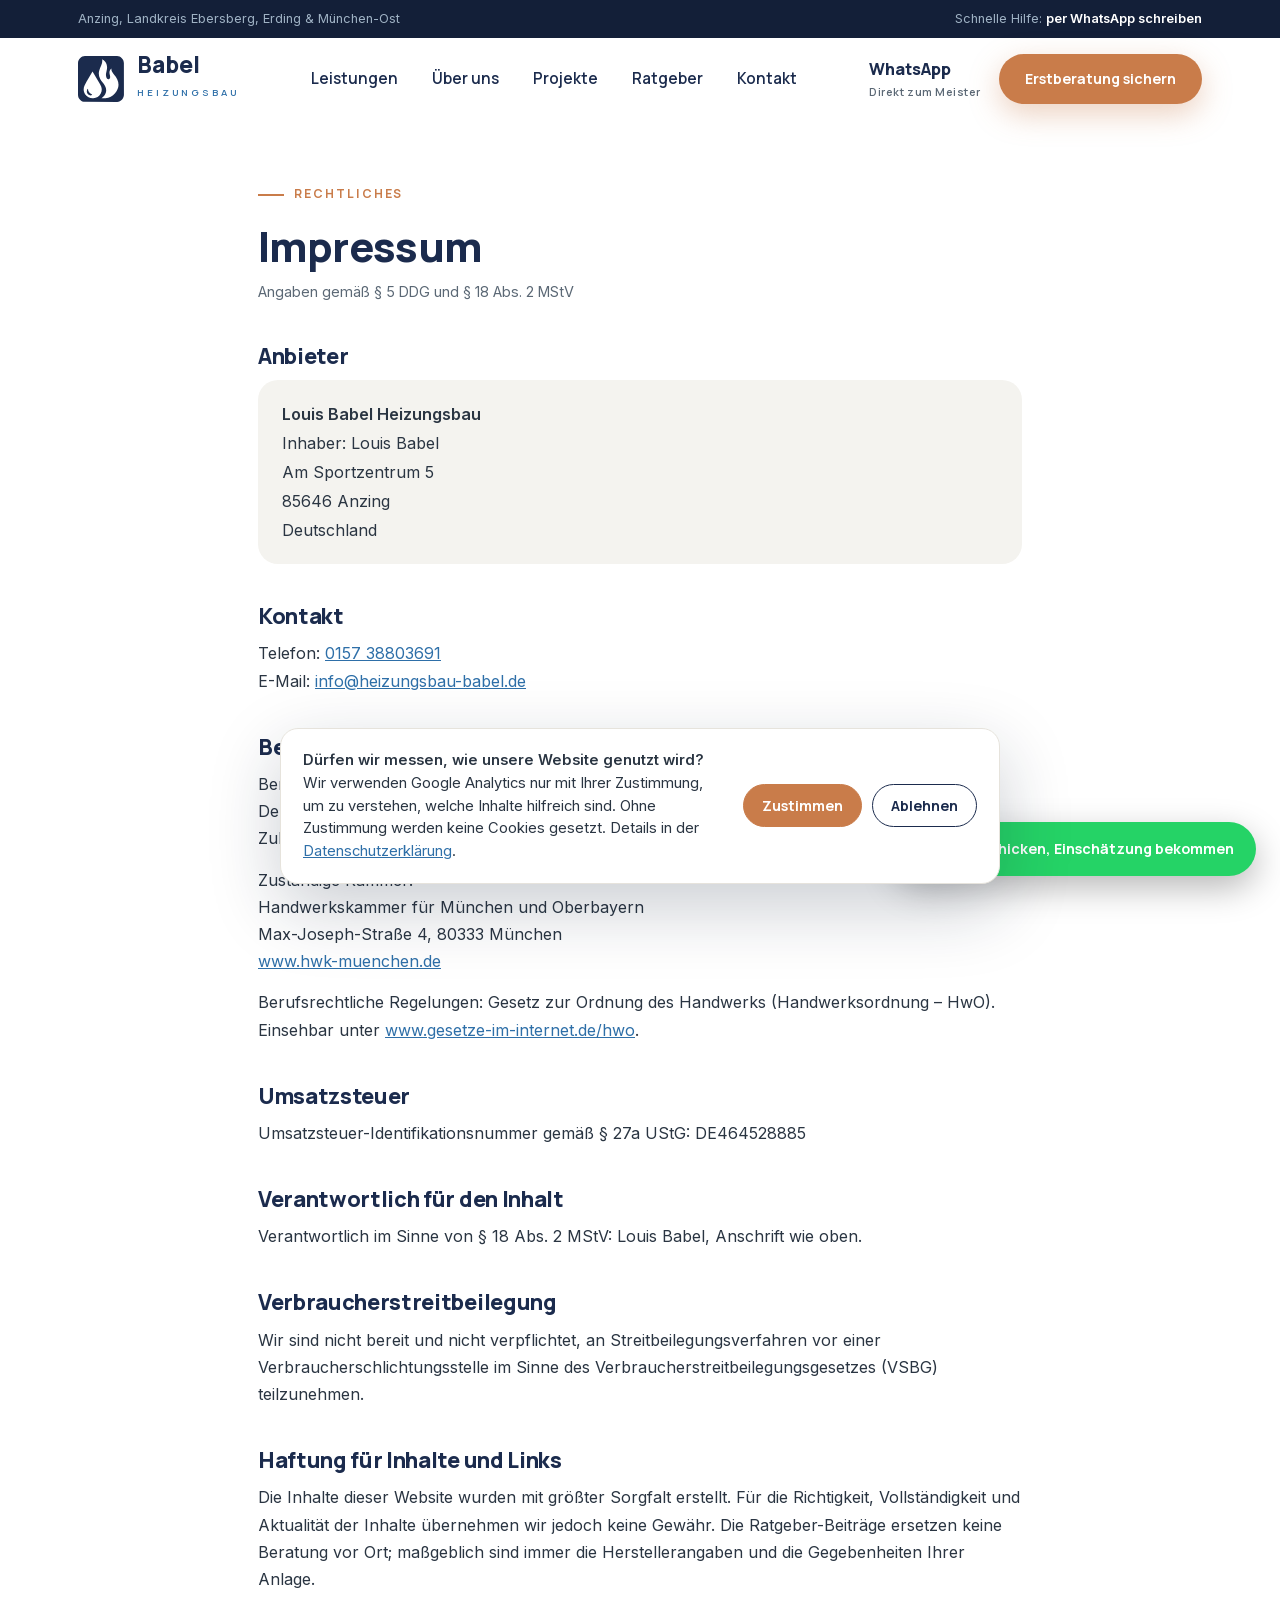
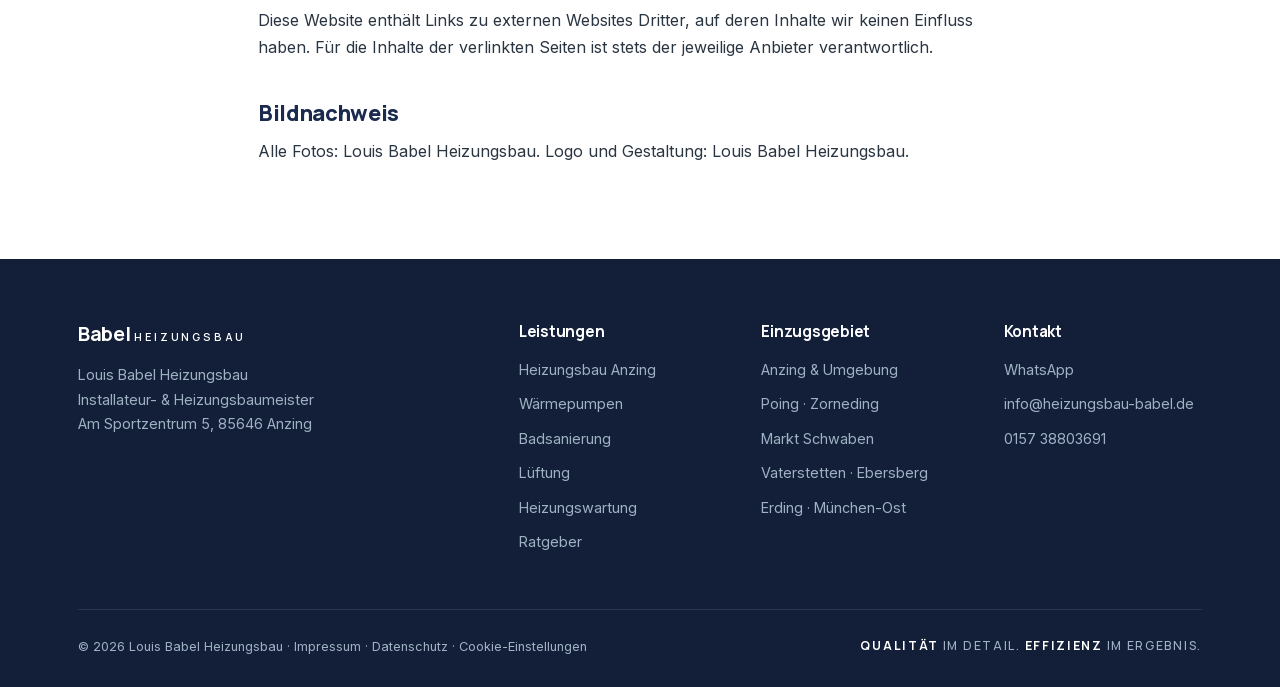
<file: impressum/index.html>
<!DOCTYPE html>
<html lang="de">
<head>
<meta charset="UTF-8">
<meta name="viewport" content="width=device-width, initial-scale=1">
<title>Impressum | Babel Heizungsbau Anzing</title>
<meta name="description" content="Impressum von Louis Babel Heizungsbau, Anzing – Anbieterkennzeichnung nach § 5 DDG.">
<link rel="canonical" href="https://www.heizungsbau-babel.de/impressum/">
<meta property="og:type" content="article">
<meta property="og:locale" content="de_DE">
<meta property="og:title" content="Impressum | Babel Heizungsbau Anzing">
<meta property="og:description" content="Impressum von Louis Babel Heizungsbau, Anzing – Anbieterkennzeichnung nach § 5 DDG.">
<meta property="og:url" content="https://www.heizungsbau-babel.de/impressum/">
<meta property="og:site_name" content="Babel Heizungsbau">
<meta property="og:image" content="https://www.heizungsbau-babel.de/images/og-heizungsbau-babel.jpg">
<meta property="og:image:width" content="1200">
<meta property="og:image:height" content="630">
<meta name="twitter:card" content="summary_large_image">
<meta name="twitter:image" content="https://www.heizungsbau-babel.de/images/og-heizungsbau-babel.jpg">
<link rel="preload" href="/fonts/manrope-latin.woff2" as="font" type="font/woff2" crossorigin>
<link rel="preload" href="/fonts/inter-latin.woff2" as="font" type="font/woff2" crossorigin>
<link rel="stylesheet" href="/fonts/fonts.css">
<script src="/consent.js" defer></script>
<meta name="robots" content="noindex, follow">
<style>
:root{
  --marine:#1B2B4D; --marine-dark:#131F38; --marine-soft:#24406E;
  --blau:#2E6FA8; --blau-hell:#EAF1F7;
  --kupfer:#C97C4A; --kupfer-hell:#E8A87C; --kupfer-dunkel:#B36A3C;
  --grau:#F4F3EF; --linie:#E6E3DC; --text:#2A3542; --text-soft:#5B6875; --weiss:#FFFFFF;
  --radius:20px; --ease:cubic-bezier(.22,.9,.24,1);
}
*{margin:0;padding:0;box-sizing:border-box}
html{scroll-behavior:smooth}
::selection{background:var(--kupfer);color:#fff}
body{font-family:'Inter',sans-serif;color:var(--text);line-height:1.7;background:var(--weiss);-webkit-font-smoothing:antialiased}
h1,h2,h3,h4{font-family:'Manrope',sans-serif;color:var(--marine);line-height:1.12;letter-spacing:-.015em}
img{max-width:100%;display:block}
.wrap{max-width:1180px;margin:0 auto;padding:0 28px}
section{padding:110px 0}
.kicker{display:inline-flex;align-items:center;gap:10px;font-family:'Manrope',sans-serif;font-weight:700;font-size:.76rem;letter-spacing:.16em;text-transform:uppercase;color:var(--kupfer);margin-bottom:18px}
.kicker::before{content:"";width:26px;height:2px;background:var(--kupfer)}
h2{font-size:clamp(1.9rem,3.8vw,2.9rem);font-weight:800;margin-bottom:20px;max-width:720px}
.lead{font-size:1.12rem;color:var(--text-soft);max-width:620px}
.btn{display:inline-flex;align-items:center;gap:10px;font-family:'Manrope',sans-serif;font-weight:700;font-size:1rem;padding:17px 32px;border-radius:100px;text-decoration:none;transition:transform .3s var(--ease),box-shadow .3s var(--ease),background .3s;cursor:pointer;border:none}
.btn-primary{background:var(--kupfer);color:#fff;box-shadow:0 10px 30px rgba(201,124,74,.35)}
.btn-primary:hover{background:var(--kupfer-dunkel);transform:translateY(-3px);box-shadow:0 16px 36px rgba(201,124,74,.4)}
.btn-ghost{border:1.5px solid rgba(255,255,255,.35);color:#fff;background:transparent}
.btn-ghost:hover{background:rgba(255,255,255,.1);transform:translateY(-3px)}
.btn-dark{background:var(--marine);color:#fff}
.btn-dark:hover{background:var(--marine-dark);transform:translateY(-3px)}
.btn .arr{transition:transform .3s var(--ease)}
.btn:hover .arr{transform:translateX(4px)}

/* Reveal-Animationen */
.reveal{opacity:0;transform:translateY(36px);transition:opacity .9s var(--ease),transform .9s var(--ease)}
.reveal.in{opacity:1;transform:none}
.reveal-l{opacity:0;transform:translateX(-40px);transition:opacity .9s var(--ease),transform .9s var(--ease)}
.reveal-l.in{opacity:1;transform:none}
.reveal-r{opacity:0;transform:translateX(40px);transition:opacity .9s var(--ease),transform .9s var(--ease)}
.reveal-r.in{opacity:1;transform:none}
.d1{transition-delay:.12s}.d2{transition-delay:.24s}.d3{transition-delay:.36s}.d4{transition-delay:.48s}.d5{transition-delay:.6s}
@media (prefers-reduced-motion: reduce){
  .reveal,.reveal-l,.reveal-r{opacity:1;transform:none;transition:none}
  .marquee-track{animation:none!important}
}

/* Topbar + Header */
.topbar{background:var(--marine-dark);color:#9FB2C4;font-size:.8rem;padding:8px 0}
.topbar .wrap{display:flex;justify-content:space-between;gap:16px;flex-wrap:wrap}
.topbar a{color:#fff;text-decoration:none;font-weight:600}
header{position:sticky;top:0;z-index:100;background:rgba(255,255,255,.92);backdrop-filter:blur(14px);border-bottom:1px solid transparent;transition:box-shadow .3s,border-color .3s}
header.scrolled{border-color:var(--linie);box-shadow:0 8px 30px rgba(19,31,56,.07)}
.nav{display:flex;align-items:center;justify-content:space-between;height:82px}
.logo{display:flex;align-items:center;gap:13px;text-decoration:none}
.logo-text{font-family:'Manrope',sans-serif;color:var(--marine)}
.logo-text b{display:block;font-weight:800;font-size:1.4rem;line-height:1.05}
.logo-text span{font-weight:600;font-size:.6rem;letter-spacing:.3em;color:var(--blau)}
nav ul{display:flex;gap:34px;list-style:none}
nav a{font-family:'Manrope',sans-serif;font-weight:600;font-size:.95rem;color:var(--marine);text-decoration:none;position:relative;padding:6px 0}
nav a::after{content:"";position:absolute;left:0;bottom:0;width:0;height:2px;background:var(--kupfer);transition:width .3s var(--ease)}
nav a:hover::after{width:100%}
.nav-cta{display:flex;align-items:center;gap:18px}
.tel-head{font-family:'Manrope',sans-serif;font-weight:800;color:var(--marine);text-decoration:none;font-size:1rem}
.tel-head small{display:block;font-weight:600;font-size:.68rem;color:var(--text-soft);letter-spacing:.05em}
.burger{display:none;background:none;border:none;font-size:1.7rem;color:var(--marine);cursor:pointer}

/* Hero */
.hero{background:radial-gradient(1200px 700px at 85% -10%,var(--marine-soft) 0%,var(--marine) 45%,var(--marine-dark) 100%);color:#fff;padding:96px 0 130px;position:relative;overflow:hidden}
.hero::before{content:"";position:absolute;inset:0;background-image:radial-gradient(rgba(255,255,255,.05) 1px,transparent 1px);background-size:26px 26px;pointer-events:none}
.hero .wrap{position:relative;display:grid;grid-template-columns:1.2fr .8fr;gap:64px;align-items:center}
.hero-visual{justify-self:end;width:100%;max-width:440px}
.hero .kicker{color:var(--kupfer-hell)}
.hero .kicker::before{background:var(--kupfer-hell)}
.hero h1{color:#fff;font-size:clamp(2.3rem,5vw,3.7rem);font-weight:800;margin-bottom:24px}
.hero h1 em{font-style:normal;color:var(--kupfer-hell)}
.hero p{font-size:1.14rem;color:#BECDDD;max-width:540px;margin-bottom:38px}
.hero-btns{display:flex;gap:16px;flex-wrap:wrap;margin-bottom:30px}
.hero-trust{display:flex;gap:22px;flex-wrap:wrap;font-size:.86rem;color:#9FB2C4}
.hero-trust span{display:flex;align-items:center;gap:7px}
.hero-trust b{color:var(--kupfer-hell)}
.hero-visual{position:relative}
.hero-img{border-radius:var(--radius);overflow:hidden;box-shadow:0 40px 90px rgba(0,0,0,.45);aspect-ratio:4/5;max-height:600px}
.hero-img picture,.hero-img img{display:block;width:100%;height:100%;object-fit:cover;object-position:center 30%}
.hero-img img{width:100%;aspect-ratio:4/5;object-fit:cover}
.float-card{position:absolute;left:-40px;bottom:36px;background:rgba(255,255,255,.97);color:var(--text);border-radius:16px;padding:18px 22px;max-width:270px;box-shadow:0 24px 60px rgba(0,0,0,.35);animation:floaty 5.5s ease-in-out infinite}
.float-card b{font-family:'Manrope',sans-serif;color:var(--marine);display:block;margin-bottom:4px;font-size:.95rem}
.float-card small{font-size:.82rem;color:var(--text-soft);line-height:1.5;display:block}
.badge{position:absolute;top:-20px;right:-14px;background:var(--kupfer);color:#fff;font-family:'Manrope',sans-serif;font-weight:800;font-size:.78rem;letter-spacing:.1em;padding:12px 20px;border-radius:100px;box-shadow:0 14px 34px rgba(201,124,74,.5);animation:floaty 4.5s ease-in-out infinite reverse}
@keyframes floaty{0%,100%{transform:translateY(0)}50%{transform:translateY(-10px)}}

/* Marquee */
.marquee{background:var(--grau);border-top:1px solid var(--linie);border-bottom:1px solid var(--linie);overflow:hidden;padding:18px 0}
.marquee-track{display:flex;gap:56px;white-space:nowrap;animation:marq 30s linear infinite;width:max-content}
.marquee-track span{font-family:'Manrope',sans-serif;font-weight:800;font-size:1rem;letter-spacing:.22em;color:var(--marine);opacity:.5;display:flex;align-items:center;gap:56px}
.marquee-track span::after{content:"◆";color:var(--kupfer);font-size:.7rem;opacity:.9}
@keyframes marq{to{transform:translateX(-50%)}}

/* Leistungen */
.services{background:var(--weiss)}
.sec-head{display:flex;justify-content:space-between;align-items:flex-end;gap:40px;flex-wrap:wrap;margin-bottom:56px}
.cards{display:grid;grid-template-columns:repeat(3,1fr);gap:22px}
.card{background:var(--grau);border:1px solid var(--linie);border-radius:var(--radius);padding:36px 30px;transition:transform .4s var(--ease),box-shadow .4s var(--ease),background .4s;display:flex;flex-direction:column;position:relative;overflow:hidden}
.card::after{content:"";position:absolute;inset:auto -30% -60% auto;width:220px;height:220px;border-radius:50%;background:radial-gradient(circle,rgba(201,124,74,.14),transparent 70%);opacity:0;transition:opacity .4s}
.card:hover{transform:translateY(-7px);box-shadow:0 26px 60px rgba(19,31,56,.12);background:#fff}
.card:hover::after{opacity:1}
.card .icon-img{width:46px;height:46px;margin-bottom:20px;object-fit:contain}
.card svg{width:44px;height:44px;stroke:var(--marine);margin-bottom:20px}
.card h3{font-size:1.22rem;font-weight:800;margin-bottom:4px}
.card .benefit{font-size:.86rem;font-weight:700;color:var(--kupfer);font-family:'Manrope',sans-serif;margin-bottom:12px;display:block}
.card p{font-size:.95rem;color:var(--text-soft);flex:1}
.card a{font-family:'Manrope',sans-serif;font-weight:700;font-size:.9rem;color:var(--marine);text-decoration:none;margin-top:20px;display:inline-flex;align-items:center;gap:8px}
.card a .arr{transition:transform .3s var(--ease);color:var(--kupfer)}
.card a:hover .arr{transform:translateX(5px)}

/* Warum / Nutzen */
.why{background:var(--marine);color:#fff;position:relative;overflow:hidden}
.why::before{content:"";position:absolute;right:-200px;top:-200px;width:640px;height:640px;border-radius:50%;background:radial-gradient(circle,rgba(201,124,74,.16),transparent 70%)}
.why h2,.why h3{color:#fff}
.why .wrap{display:grid;grid-template-columns:.95fr 1.05fr;gap:70px;align-items:center;position:relative}
.why-img{border-radius:var(--radius);overflow:hidden;box-shadow:0 30px 80px rgba(0,0,0,.4)}
.why-img picture{display:block;aspect-ratio:4/5}
.why-img img{display:block;width:100%;height:100%;object-fit:cover;object-position:center 20%;transition:transform 1.2s var(--ease)}
.why-img:hover img{transform:scale(1.04)}
.img-placeholder{aspect-ratio:4/5;background:linear-gradient(160deg,var(--marine-soft),var(--marine-dark));display:flex;align-items:center;justify-content:center;text-align:center;color:#7E97AE;font-family:'Manrope',sans-serif;font-weight:600;letter-spacing:.1em;font-size:.85rem;line-height:2;padding:24px}
.why .lead{color:#BECDDD}
.why-list{list-style:none;margin:34px 0 38px;display:grid;gap:18px}
.why-list li{display:flex;gap:16px;align-items:flex-start}
.why-list .tick{flex-shrink:0;width:30px;height:30px;border-radius:50%;background:var(--kupfer);display:flex;align-items:center;justify-content:center;font-weight:800;font-size:.8rem;margin-top:3px}
.why-list b{font-family:'Manrope',sans-serif;display:block;font-size:1.02rem}
.why-list span{font-size:.9rem;color:#9FB2C4}

/* Prozess */
.process{background:var(--grau)}
.steps{display:grid;grid-template-columns:repeat(5,1fr);gap:0;margin-top:60px;position:relative}
.steps::before{content:"";position:absolute;top:29px;left:9%;right:9%;height:2px;background:var(--linie)}
.step{text-align:center;padding:0 14px;position:relative}
.step-nr{width:58px;height:58px;border-radius:50%;background:#fff;border:2px solid var(--linie);color:var(--marine);font-family:'Manrope',sans-serif;font-weight:800;font-size:1.2rem;display:flex;align-items:center;justify-content:center;margin:0 auto 18px;position:relative;z-index:1;transition:background .4s,color .4s,border-color .4s,transform .4s var(--ease)}
.step:hover .step-nr{background:var(--kupfer);border-color:var(--kupfer);color:#fff;transform:scale(1.1)}
.step h4{font-size:1rem;font-weight:800;margin-bottom:6px}
.step p{font-size:.85rem;color:var(--text-soft)}
.step small{display:block;font-family:'Manrope',sans-serif;font-weight:700;font-size:.72rem;letter-spacing:.08em;color:var(--kupfer);margin-top:8px;text-transform:uppercase}

/* Referenzen */
.refs{background:var(--weiss)}
.ref-grid{display:grid;grid-template-columns:repeat(3,1fr);gap:24px}
.ref{border-radius:var(--radius);overflow:hidden;position:relative;border:1px solid var(--linie);background:#fff;transition:transform .4s var(--ease),box-shadow .4s var(--ease)}
.ref:hover{transform:translateY(-7px);box-shadow:0 30px 70px rgba(19,31,56,.14)}
.ref-img{aspect-ratio:16/11;overflow:hidden}
.ref-img img{width:100%;height:100%;object-fit:cover;transition:transform 1.1s var(--ease)}
.ref:hover .ref-img img{transform:scale(1.06)}
.ref-body{padding:26px}
.ref-body .tag{display:inline-block;background:var(--blau-hell);color:var(--marine);font-size:.7rem;font-weight:800;font-family:'Manrope',sans-serif;letter-spacing:.08em;padding:5px 12px;border-radius:100px;margin-bottom:14px}
.ref-body h3{font-size:1.08rem;margin-bottom:8px}
.ref-body p{font-size:.9rem;color:var(--text-soft)}
.ref-body em{color:var(--kupfer);font-style:normal;font-weight:600}
.ref-grid-4{grid-template-columns:repeat(3,1fr);gap:20px}
.ref-grid-4 .ref-wide{grid-column:span 2}
.ref-grid-4 .ref-wide .ref-img{aspect-ratio:auto;display:grid;grid-template-columns:1fr 1fr;gap:4px}
.ref-grid-4 .ref-wide .ref-img picture{position:relative;aspect-ratio:3/4;display:block;overflow:hidden}
.ref-grid-4 .ref-wide .ref-img img{width:100%;height:100%;object-fit:cover}
.ba-label{position:absolute;left:12px;top:12px;background:rgba(19,31,56,.78);color:#fff;font-family:'Manrope',sans-serif;font-weight:700;font-size:.68rem;letter-spacing:.12em;padding:5px 10px;border-radius:100px;z-index:2}
.ba-label.after{background:var(--kupfer)}
.ref-grid-4 .ref-img{aspect-ratio:3/4}
.ref-grid-4 .ref-body{padding:18px 20px 20px}
.ref-grid-4 .ref-body h3{font-size:1rem;margin-bottom:4px}
.ref-grid-4 .ref-body p{font-size:.86rem}

/* Stimmen */
.quotes-sec{background:var(--grau)}
.quotes{display:grid;grid-template-columns:repeat(3,1fr);gap:22px}
.quote{background:#fff;border:1px solid var(--linie);border-radius:var(--radius);padding:34px;position:relative;transition:transform .4s var(--ease),box-shadow .4s var(--ease)}
.quote:hover{transform:translateY(-6px);box-shadow:0 24px 56px rgba(19,31,56,.1)}
.quote::before{content:"“";position:absolute;top:14px;right:26px;font-family:'Manrope',sans-serif;font-size:5rem;line-height:1;color:var(--kupfer);opacity:.16}
.stars{color:var(--kupfer);letter-spacing:4px;margin-bottom:16px;font-size:.95rem}
.quote p{font-size:.97rem;color:var(--text);margin-bottom:18px}
.quote b{font-family:'Manrope',sans-serif;color:var(--marine);font-size:.88rem}
.quote small{display:block;color:var(--text-soft);font-size:.78rem}

/* FAQ */
.faq{background:var(--weiss)}
.faq-list{max-width:820px;margin-top:48px}
.faq-item{border-bottom:1px solid var(--linie)}
.faq-q{width:100%;background:none;border:none;text-align:left;font-family:'Manrope',sans-serif;font-weight:700;font-size:1.08rem;color:var(--marine);padding:24px 44px 24px 0;cursor:pointer;position:relative}
.faq-q::after{content:"+";position:absolute;right:4px;top:50%;transform:translateY(-50%);font-size:1.6rem;font-weight:500;color:var(--kupfer);transition:transform .35s var(--ease)}
.faq-item.open .faq-q::after{transform:translateY(-50%) rotate(45deg)}
.faq-a{max-height:0;overflow:hidden;transition:max-height .5s var(--ease)}
.faq-a p{padding:0 0 24px;color:var(--text-soft);font-size:.97rem;max-width:700px}

/* CTA Panel */
.cta-panel{background:var(--weiss);padding-top:0}
.cta-inner{background:linear-gradient(120deg,var(--marine-dark),var(--marine) 60%,var(--marine-soft));border-radius:28px;padding:74px 60px;text-align:center;color:#fff;position:relative;overflow:hidden}
.cta-inner::before{content:"";position:absolute;inset:0;background-image:radial-gradient(rgba(255,255,255,.06) 1px,transparent 1px);background-size:24px 24px}
.cta-inner h2{color:#fff;margin:0 auto 16px}
.cta-inner p{color:#BECDDD;max-width:560px;margin:0 auto 36px}
.cta-inner .hero-btns{justify-content:center}

/* Kontakt */
.contact{background:var(--grau)}
.contact .wrap{display:grid;grid-template-columns:1fr 1.15fr;gap:60px;align-items:start}
.c-info{list-style:none;margin-top:8px}
.c-info li{display:flex;gap:16px;margin-bottom:24px;align-items:flex-start}
.c-ic{flex-shrink:0;width:44px;height:44px;border-radius:12px;background:#fff;border:1px solid var(--linie);display:flex;align-items:center;justify-content:center}
.c-ic svg{width:20px;height:20px;stroke:var(--kupfer)}
.c-info a{color:var(--marine);font-weight:700;text-decoration:none;font-family:'Manrope',sans-serif}
.c-info span{display:block;font-size:.74rem;color:var(--text-soft);text-transform:uppercase;letter-spacing:.1em;font-family:'Manrope',sans-serif;font-weight:700;margin-bottom:2px}
form{background:#fff;border-radius:var(--radius);padding:42px;box-shadow:0 24px 70px rgba(19,31,56,.1);border:1px solid var(--linie)}
form h3{margin-bottom:6px;font-size:1.35rem}
form .form-sub{font-size:.88rem;color:var(--text-soft);margin-bottom:26px}
.f-row{display:grid;grid-template-columns:1fr 1fr;gap:16px}
label{display:block;font-size:.84rem;font-weight:600;margin:15px 0 6px;color:var(--marine)}
input,select,textarea{width:100%;padding:13px 15px;border:1.5px solid var(--linie);border-radius:12px;font-family:'Inter',sans-serif;font-size:.95rem;background:#FAFAF8;transition:border-color .3s,box-shadow .3s}
input:focus,select:focus,textarea:focus{outline:none;border-color:var(--kupfer);box-shadow:0 0 0 4px rgba(201,124,74,.12)}
form .btn{width:100%;justify-content:center;margin-top:26px;border-radius:14px}
.f-hint{font-size:.76rem;color:#8593A1;margin-top:14px;text-align:center}

/* Footer */
footer{background:var(--marine-dark);color:#9FB2C4;padding:64px 0 30px;font-size:.9rem}
.f-grid{display:grid;grid-template-columns:2fr 1fr 1fr 1fr;gap:44px;margin-bottom:44px}
footer h4{color:#fff;font-size:.95rem;margin-bottom:18px}
footer ul{list-style:none}
footer li{margin-bottom:10px}
footer a{color:#9FB2C4;text-decoration:none;transition:color .3s}
footer a:hover{color:var(--kupfer-hell)}
.f-bottom{border-top:1px solid rgba(255,255,255,.1);padding-top:26px;display:flex;justify-content:space-between;flex-wrap:wrap;gap:12px;font-size:.8rem}
.f-claim{font-family:'Manrope',sans-serif;letter-spacing:.14em;font-size:.76rem;text-transform:uppercase}
.f-claim b{color:#fff}

/* WhatsApp Float */
.wa-float{position:fixed;right:24px;bottom:24px;z-index:200;display:flex;align-items:center;gap:10px;background:#25D366;color:#fff;text-decoration:none;font-family:'Manrope',sans-serif;font-weight:700;font-size:.9rem;padding:14px 22px 14px 16px;border-radius:100px;box-shadow:0 12px 34px rgba(0,0,0,.28);transition:transform .3s var(--ease)}
.wa-float:hover{transform:scale(1.06)}
.wa-float svg{width:26px;height:26px;fill:#fff}

@media(max-width:980px){
  nav ul,.tel-head{display:none}
  .burger{display:block}
  .nav-cta{gap:12px}
  .nav-cta .btn{padding:11px 16px!important;font-size:.82rem!important;white-space:nowrap}
  header.menu-open nav ul{display:flex;flex-direction:column;gap:4px;position:absolute;top:100%;left:0;right:0;background:#fff;border-bottom:1px solid var(--linie);box-shadow:0 24px 48px rgba(19,31,56,.14);padding:14px 28px 22px}
  header.menu-open nav a{display:block;padding:13px 0;font-size:1.05rem;border-bottom:1px solid var(--linie)}
  header.menu-open nav li:last-child a{border-bottom:none}
  header.menu-open nav a::after{display:none}
  section{padding:72px 0}
  .hero .wrap,.why .wrap,.contact .wrap{grid-template-columns:1fr}
  .hero{padding:64px 0 90px}
  .hero-visual{max-width:420px;margin:0 auto;justify-self:center}
  .float-card{left:10px}
  .stats .wrap{grid-template-columns:1fr 1fr}
  .stat{border:none;padding:16px}
  .cards,.ref-grid,.quotes{grid-template-columns:1fr}
  .ref-grid-4{grid-template-columns:1fr 1fr;gap:14px}
  .ref-grid-4 .ref-wide{grid-column:span 2}
  .steps{grid-template-columns:1fr 1fr}
  .steps::before{display:none}
  .f-grid{grid-template-columns:1fr 1fr}
  .f-row{grid-template-columns:1fr}
  .cta-inner{padding:54px 26px}
}

.legal{padding:56px 0 80px}
.legal .wrap{max-width:820px}
.legal h1{font-size:clamp(1.9rem,4vw,2.6rem);font-weight:800;margin-bottom:10px}
.legal .stand{color:var(--text-soft);font-size:.9rem;margin-bottom:34px}
.legal h2{font-size:1.35rem;margin:40px 0 12px;max-width:none}
.legal h3{font-size:1.05rem;margin:24px 0 8px}
.legal p{margin-bottom:14px}
.legal ul{margin:0 0 14px 22px}
.legal li{margin-bottom:6px}
.legal address{font-style:normal;background:var(--grau);border-radius:var(--radius);padding:20px 24px;margin:0 0 18px;line-height:1.8}
.legal a{color:var(--blau)}

/* --- Blog --- */
.blog-hero{background:radial-gradient(1200px 700px at 85% -10%,var(--marine-soft) 0%,var(--marine) 45%,var(--marine-dark) 100%);color:#fff;padding:72px 0 64px;position:relative;overflow:hidden}
.blog-hero::before{content:"";position:absolute;inset:0;background-image:radial-gradient(rgba(255,255,255,.05) 1px,transparent 1px);background-size:26px 26px;pointer-events:none}
.blog-hero .wrap{position:relative;max-width:860px}
.blog-hero h1{color:#fff;font-size:clamp(1.9rem,4.2vw,2.9rem);font-weight:800;line-height:1.15;margin-bottom:18px}
.blog-hero h1 em{font-style:normal;color:var(--kupfer-hell)}
.blog-hero .sub{font-size:1.12rem;color:#BECDDD;max-width:640px;margin-bottom:22px}
.blog-meta{display:flex;gap:18px;flex-wrap:wrap;font-size:.84rem;color:#9FB2C4}
.blog-meta b{color:#fff;font-weight:600}
.breadcrumb{font-size:.8rem;color:#9FB2C4;margin-bottom:22px}
.breadcrumb a{color:#BECDDD;text-decoration:none}
.breadcrumb a:hover{color:var(--kupfer-hell)}
.article{padding:64px 0 80px}
.article .wrap{max-width:860px}
.article h2{font-size:clamp(1.45rem,2.6vw,1.9rem);margin:48px 0 14px;max-width:none}
.article h3{font-size:1.12rem;margin:28px 0 10px}
.article p{margin-bottom:18px;font-size:1.04rem}
.article ul,.article ol{margin:0 0 18px 22px}
.article li{margin-bottom:8px}
.article .lead{font-size:1.18rem;color:var(--text);max-width:none;margin-bottom:26px}
.keyfacts{background:var(--grau);border-left:4px solid var(--kupfer);border-radius:0 var(--radius) var(--radius) 0;padding:22px 26px;margin:0 0 34px}
.keyfacts h2,.keyfacts h3{margin:0 0 10px;font-size:1rem;text-transform:uppercase;letter-spacing:.1em;color:var(--kupfer);font-family:'Manrope',sans-serif}
.keyfacts ul{margin:0 0 0 18px}
.keyfacts li{margin-bottom:6px}
.figgrid{display:grid;grid-template-columns:1fr 1fr;gap:22px;margin:26px 0 30px}
.article figure{margin:0}
.article figure img{width:100%;height:auto;display:block;border-radius:var(--radius);box-shadow:0 20px 50px rgba(19,31,56,.14)}
.figgrid figure img{aspect-ratio:3/4;object-fit:cover}
.article figcaption{font-size:.86rem;color:var(--text-soft);margin-top:10px;line-height:1.5}
.fig-single{max-width:460px;margin:26px auto 30px}
.notice{background:var(--blau-hell);border-radius:var(--radius);padding:20px 24px;margin:22px 0 28px;font-size:.98rem}
.notice b{color:var(--marine)}
.wtable{width:100%;border-collapse:collapse;margin:14px 0 26px;font-size:.96rem}
.wtable th,.wtable td{text-align:left;padding:12px 14px;border-bottom:1px solid var(--linie);vertical-align:top}
.wtable th{font-family:'Manrope',sans-serif;font-weight:700;color:var(--marine);background:var(--grau)}
.wtable td:first-child{font-weight:600;color:var(--marine)}
.checklist{background:#fff;border:1px solid var(--linie);border-radius:var(--radius);padding:24px 28px;margin:26px 0}
.checklist li{list-style:none;padding-left:30px;position:relative;margin-bottom:10px}
.checklist li::before{content:"✓";position:absolute;left:0;top:0;color:var(--kupfer);font-weight:800}
.checklist ul{margin:0}
.article .faq-list{margin-top:10px}
.cta-box{background:linear-gradient(160deg,var(--marine-soft),var(--marine-dark));color:#fff;border-radius:var(--radius);padding:44px 40px;margin:54px 0 0;text-align:center}
.cta-box h2{color:#fff;margin:0 auto 12px;max-width:600px}
.cta-box p{color:#BECDDD;max-width:560px;margin:0 auto 26px}
.author{display:flex;gap:20px;align-items:center;border:1px solid var(--linie);border-radius:var(--radius);padding:20px 24px;margin:40px 0 0;background:var(--grau)}
.author img{width:76px;height:76px;border-radius:50%;object-fit:cover;object-position:center 25%;flex:none}
.author b{display:block;font-family:'Manrope',sans-serif;color:var(--marine)}
.author span{font-size:.9rem;color:var(--text-soft)}
.sources{font-size:.84rem;color:var(--text-soft);margin-top:34px;padding-top:18px;border-top:1px solid var(--linie)}
.sources a{color:var(--blau)}
.blog-list{display:grid;grid-template-columns:repeat(2,1fr);gap:24px}
.blog-card{border:1px solid var(--linie);border-radius:var(--radius);overflow:hidden;background:#fff;text-decoration:none;color:inherit;display:grid;grid-template-columns:190px 1fr;transition:transform .4s var(--ease),box-shadow .4s var(--ease)}
.blog-card:hover{transform:translateY(-6px);box-shadow:0 24px 60px rgba(19,31,56,.12)}
.blog-card picture,.blog-card img{display:block;width:100%;height:100%;object-fit:cover;object-position:center 30%}
.blog-card picture{min-height:190px}
.blog-card div{padding:22px 24px 26px}
.blog-card h3{font-size:1.12rem;margin:8px 0 8px;color:var(--marine)}
.blog-card p{font-size:.92rem;color:var(--text-soft)}
@media(max-width:700px){.figgrid,.blog-list{grid-template-columns:1fr}.blog-card{grid-template-columns:1fr}.blog-card picture{aspect-ratio:16/8;min-height:0}.cta-box{padding:34px 22px}.author{flex-direction:column;align-items:flex-start}}

#hb-consent{position:fixed;left:16px;right:16px;bottom:16px;z-index:300;display:flex;justify-content:center;pointer-events:none}
#hb-consent .hbc-box{pointer-events:auto;max-width:720px;width:100%;background:#fff;border:1px solid var(--linie);border-radius:18px;box-shadow:0 24px 70px rgba(19,31,56,.22);padding:20px 22px;display:flex;gap:18px;align-items:center;flex-wrap:wrap}
#hb-consent p{margin:0;flex:1 1 360px;font-size:.92rem;line-height:1.55;color:var(--text)}
#hb-consent a{color:var(--blau)}
#hb-consent .hbc-btns{display:flex;gap:10px;flex:0 0 auto}
#hb-consent button{font-family:'Manrope',sans-serif;font-weight:700;font-size:.9rem;padding:11px 18px;border-radius:100px;cursor:pointer;border:1.5px solid var(--marine)}
#hb-consent .hbc-accept{background:var(--kupfer);border-color:var(--kupfer);color:#fff}
#hb-consent .hbc-decline{background:#fff;color:var(--marine)}
@media(max-width:700px){#hb-consent{bottom:84px}#hb-consent .hbc-btns{width:100%}#hb-consent button{flex:1}}
</style>
</head>
<body>
<div class="topbar">
  <div class="wrap">
    <span>Anzing, Landkreis Ebersberg, Erding &amp; München-Ost</span>
    <span>Schnelle Hilfe: <a href="https://wa.me/4915738803691?text=Hallo%2C%20ich%20interessiere%20mich%20f%C3%BCr%20eine%20Beratung.">per WhatsApp schreiben</a></span>
  </div>
</div>
<header id="header">
  <div class="wrap nav">
    <a class="logo" href="/" aria-label="Babel Heizungsbau – Startseite">
      <svg width="46" height="46" viewBox="0 0 214.7 213.99" aria-hidden="true"><path d="M 106.175781 174.539062 C 114.429688 159.191406 110.941406 144.453125 102.382812 130.15625 L 67.792969 72.371094 L 48.546875 105.222656 C 42.433594 115.660156 36.609375 125.546875 31.179688 136.324219 C 24.09375 150.386719 25.09375 166.25 34.007812 179.210938 C 42.207031 191.136719 56.460938 198.019531 71.664062 196.976562 C 86.332031 195.972656 99.070312 187.753906 106.175781 174.539062 Z M 158.445312 72.34375 C 156.097656 67.621094 155.539062 62.8125 156.316406 57.6875 C 150.070312 61.8125 147.277344 68.214844 146.945312 75.382812 C 146.464844 85.652344 152.242188 93.882812 149.273438 102.71875 C 148.484375 105.074219 146.308594 107.351562 144.53125 107.886719 C 138.875 109.585938 134.058594 105.390625 132.238281 99.125 C 130.449219 92.960938 129.847656 86.667969 131.132812 80.355469 L 134.757812 62.59375 C 137.511719 49.109375 134.4375 35.5625 125.941406 24.941406 C 122.355469 20.464844 118.390625 16.808594 112.800781 14.335938 C 114.378906 24.363281 112.742188 33.964844 108.71875 43.261719 C 105.59375 50.476562 102.566406 57.292969 100.003906 64.722656 C 95.15625 78.769531 96.335938 93.503906 103.605469 106.449219 C 106.753906 112.054688 110.300781 117.105469 114.257812 122.21875 C 125.144531 136.28125 135.578125 151.5 130.128906 169.804688 C 126.75 181.152344 119.335938 190.015625 109.679688 196.761719 C 116.398438 196.910156 122.363281 197.234375 128.667969 196.542969 C 146 194.632812 161.472656 186.027344 172.96875 173 C 189.757812 153.984375 194.152344 131.523438 182.851562 108.371094 C 174.875 92.027344 163.96875 83.46875 158.445312 72.34375 Z M 183.175781 213.835938 L 32.539062 213.636719 C 15.472656 213.617188 0.03125 198.382812 0.03125 181.207031 L 0 33.21875 C -0.00390625 16.03125 15.265625 0.144531 32.542969 0.148438 L 182.453125 0.1875 C 199.25 0.191406 214.140625 16.078125 214.167969 32.574219 L 214.40625 181.15625 C 213.324219 198.113281 200.429688 211.953125 183.175781 213.835938 " fill="#1B2B4D" fill-rule="nonzero"/><path d="M 55.15625 183.304688 C 44.164062 180.257812 38.621094 168.53125 42.085938 158.125 C 42.914062 155.636719 44.351562 153.644531 46.433594 152.042969 C 46.835938 164.574219 54.167969 174.816406 66.132812 178.949219 C 64.023438 182.277344 59.699219 184.566406 55.15625 183.304688 " fill="#1B2B4D"/></svg>
      <span class="logo-text"><b>Babel</b><span>HEIZUNGSBAU</span></span>
    </a>
    <nav aria-label="Hauptnavigation">
      <ul>
        <li><a href="/#leistungen">Leistungen</a></li>
        <li><a href="/#warum">Über uns</a></li>
        <li><a href="/#referenzen">Projekte</a></li>
        <li><a href="/blog/">Ratgeber</a></li>
        <li><a href="/#kontakt">Kontakt</a></li>
      </ul>
    </nav>
    <div class="nav-cta">
      <a class="tel-head" href="https://wa.me/4915738803691?text=Hallo%2C%20ich%20interessiere%20mich%20f%C3%BCr%20eine%20Beratung.">WhatsApp<small>Direkt zum Meister</small></a>
      <a class="btn btn-primary" style="padding:13px 26px;font-size:.9rem" href="/#kontakt">Erstberatung sichern</a>
      <button class="burger" aria-label="Menü öffnen">☰</button>
    </div>
  </div>
</header>
<section class="legal">
  <div class="wrap">
    <span class="kicker">Rechtliches</span>
    <h1>Impressum</h1>
    <p class="stand">Angaben gemäß § 5 DDG und § 18 Abs. 2 MStV</p>

    <h2>Anbieter</h2>
    <address>
      <b>Louis Babel Heizungsbau</b><br>
      Inhaber: Louis Babel<br>
      Am Sportzentrum 5<br>
      85646 Anzing<br>
      Deutschland
    </address>

    <h2>Kontakt</h2>
    <p>Telefon: <a href="tel:+4915738803691">0157 38803691</a><br>
    E-Mail: <a href="mailto:info@heizungsbau-babel.de">info@heizungsbau-babel.de</a></p>

    <h2>Berufsbezeichnung und berufsrechtliche Regelungen</h2>
    <p>Berufsbezeichnung: Installateur- und Heizungsbauermeister (verliehen in der Bundesrepublik Deutschland)<br>
    Zulassungspflichtiges Handwerk: Installateur und Heizungsbauer, eingetragen in die Handwerksrolle</p>
    <p>Zuständige Kammer:<br>
    Handwerkskammer für München und Oberbayern<br>
    Max-Joseph-Straße 4, 80333 München<br>
    <a href="https://www.hwk-muenchen.de" rel="noopener">www.hwk-muenchen.de</a></p>
    <p>Berufsrechtliche Regelungen: Gesetz zur Ordnung des Handwerks (Handwerksordnung – HwO). Einsehbar unter <a href="https://www.gesetze-im-internet.de/hwo/" rel="noopener">www.gesetze-im-internet.de/hwo</a>.</p>

    <h2>Umsatzsteuer</h2>
    <p>Umsatzsteuer-Identifikationsnummer gemäß § 27a UStG: DE464528885</p>

    <h2>Verantwortlich für den Inhalt</h2>
    <p>Verantwortlich im Sinne von § 18 Abs. 2 MStV: Louis Babel, Anschrift wie oben.</p>

    <h2>Verbraucherstreitbeilegung</h2>
    <p>Wir sind nicht bereit und nicht verpflichtet, an Streitbeilegungsverfahren vor einer Verbraucherschlichtungsstelle im Sinne des Verbraucherstreitbeilegungsgesetzes (VSBG) teilzunehmen.</p>

    <h2>Haftung für Inhalte und Links</h2>
    <p>Die Inhalte dieser Website wurden mit größter Sorgfalt erstellt. Für die Richtigkeit, Vollständigkeit und Aktualität der Inhalte übernehmen wir jedoch keine Gewähr. Die Ratgeber-Beiträge ersetzen keine Beratung vor Ort; maßgeblich sind immer die Herstellerangaben und die Gegebenheiten Ihrer Anlage.</p>
    <p>Diese Website enthält Links zu externen Websites Dritter, auf deren Inhalte wir keinen Einfluss haben. Für die Inhalte der verlinkten Seiten ist stets der jeweilige Anbieter verantwortlich.</p>

    <h2>Bildnachweis</h2>
    <p>Alle Fotos: Louis Babel Heizungsbau. Logo und Gestaltung: Louis Babel Heizungsbau.</p>
  </div>
</section>
<footer>
  <div class="wrap">
    <div class="f-grid">
      <div>
        <h4 style="font-family:'Manrope';font-size:1.25rem">Babel <span style="font-weight:600;font-size:.68rem;letter-spacing:.26em">HEIZUNGSBAU</span></h4>
        <p>Louis Babel Heizungsbau<br>Installateur- &amp; Heizungsbaumeister<br>Am Sportzentrum 5, 85646 Anzing</p>
      </div>
      <div><h4>Leistungen</h4><ul><li><a href="/#leistungen">Heizungsbau Anzing</a></li><li><a href="/#leistungen">Wärmepumpen</a></li><li><a href="/#leistungen">Badsanierung</a></li><li><a href="/#leistungen">Lüftung</a></li><li><a href="/#leistungen">Heizungswartung</a></li><li><a href="/blog/">Ratgeber</a></li></ul></div>
      <div><h4>Einzugsgebiet</h4><ul><li>Anzing &amp; Umgebung</li><li>Poing · Zorneding</li><li>Markt Schwaben</li><li>Vaterstetten · Ebersberg</li><li>Erding · München-Ost</li></ul></div>
      <div><h4>Kontakt</h4><ul><li><a href="https://wa.me/4915738803691">WhatsApp</a></li><li><a href="mailto:info@heizungsbau-babel.de">info@heizungsbau-babel.de</a></li><li><a href="tel:+4915738803691">0157 38803691</a></li></ul></div>
    </div>
    <div class="f-bottom">
      <span>© 2026 Louis Babel Heizungsbau · <a href="/impressum/">Impressum</a> · <a href="/datenschutz/">Datenschutz</a> · <a href="#" onclick="hbOpenConsent();return false">Cookie-Einstellungen</a></span>
      <span class="f-claim"><b>Qualität</b> im Detail. <b>Effizienz</b> im Ergebnis.</span>
    </div>
  </div>
</footer><a class="wa-float" href="https://wa.me/4915738803691?text=Hallo%2C%20ich%20interessiere%20mich%20f%C3%BCr%20eine%20Beratung." aria-label="Per WhatsApp anfragen">
  <svg viewBox="0 0 32 32"><path d="M16 3C9.4 3 4 8.4 4 15c0 2.1.6 4.2 1.6 6L4 29l8.2-1.5c1.7.9 3.6 1.4 5.8 1.4 6.6 0 12-5.4 12-12S22.6 3 16 3zm0 22.5c-1.9 0-3.7-.5-5.3-1.5l-.4-.2-4.9.9.9-4.7-.2-.4c-1-1.6-1.6-3.5-1.6-5.6C4.5 9.2 9.7 4.5 16 4.5S27.5 9.2 27.5 15 22.3 25.5 16 25.5zm5.7-7.7c-.3-.2-1.8-.9-2.1-1-.3-.1-.5-.2-.7.2s-.8 1-1 1.2c-.2.2-.4.2-.7.1-1.8-.9-3-1.6-4.2-3.7-.3-.5.3-.5.9-1.7.1-.2 0-.4 0-.6-.1-.2-.7-1.7-1-2.3-.3-.6-.5-.5-.7-.5h-.6c-.2 0-.6.1-.9.4-.3.3-1.1 1.1-1.1 2.7s1.2 3.1 1.3 3.3c.2.2 2.3 3.5 5.5 4.9 2 .9 2.8 1 3.8.8.6-.1 1.8-.7 2-1.4.3-.7.3-1.3.2-1.4-.1-.2-.3-.3-.7-.4z"/></svg>
  Foto schicken, Einschätzung bekommen
</a>
<script>
const header = document.getElementById('header');
addEventListener('scroll', () => header.classList.toggle('scrolled', scrollY > 10), {passive:true});
const burger = document.querySelector('.burger');
burger.addEventListener('click', () => { const open = header.classList.toggle('menu-open'); burger.textContent = open ? '✕' : '☰'; burger.setAttribute('aria-expanded', open); });
document.querySelectorAll('.faq-q').forEach(btn => { btn.addEventListener('click', () => {
  const item = btn.parentElement, ans = item.querySelector('.faq-a'), open = item.classList.contains('open');
  document.querySelectorAll('.faq-item.open').forEach(o => { o.classList.remove('open'); o.querySelector('.faq-a').style.maxHeight = 0; });
  if (!open) { item.classList.add('open'); ans.style.maxHeight = ans.scrollHeight + 'px'; } }); });
document.querySelectorAll('.reveal,.reveal-l,.reveal-r').forEach(el => el.classList.add('in'));
</script>
</body>
</html>
</file>
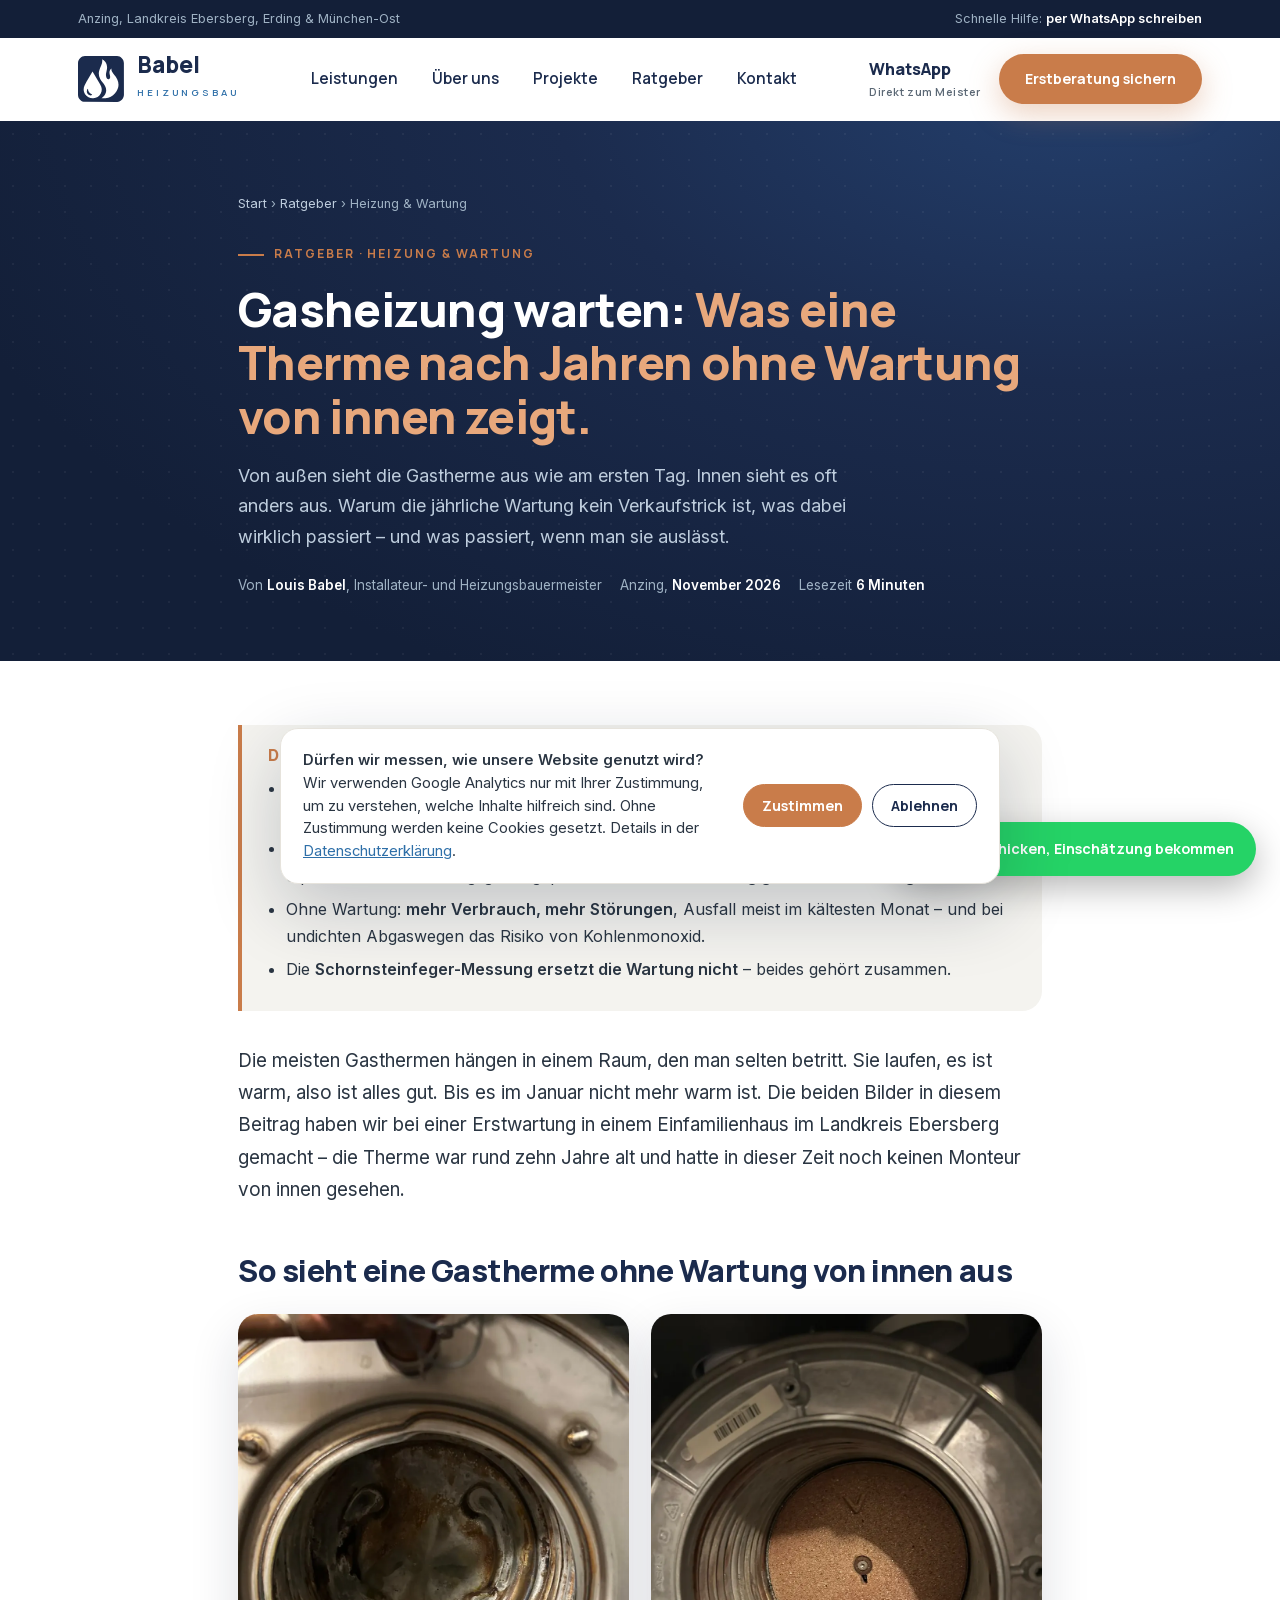
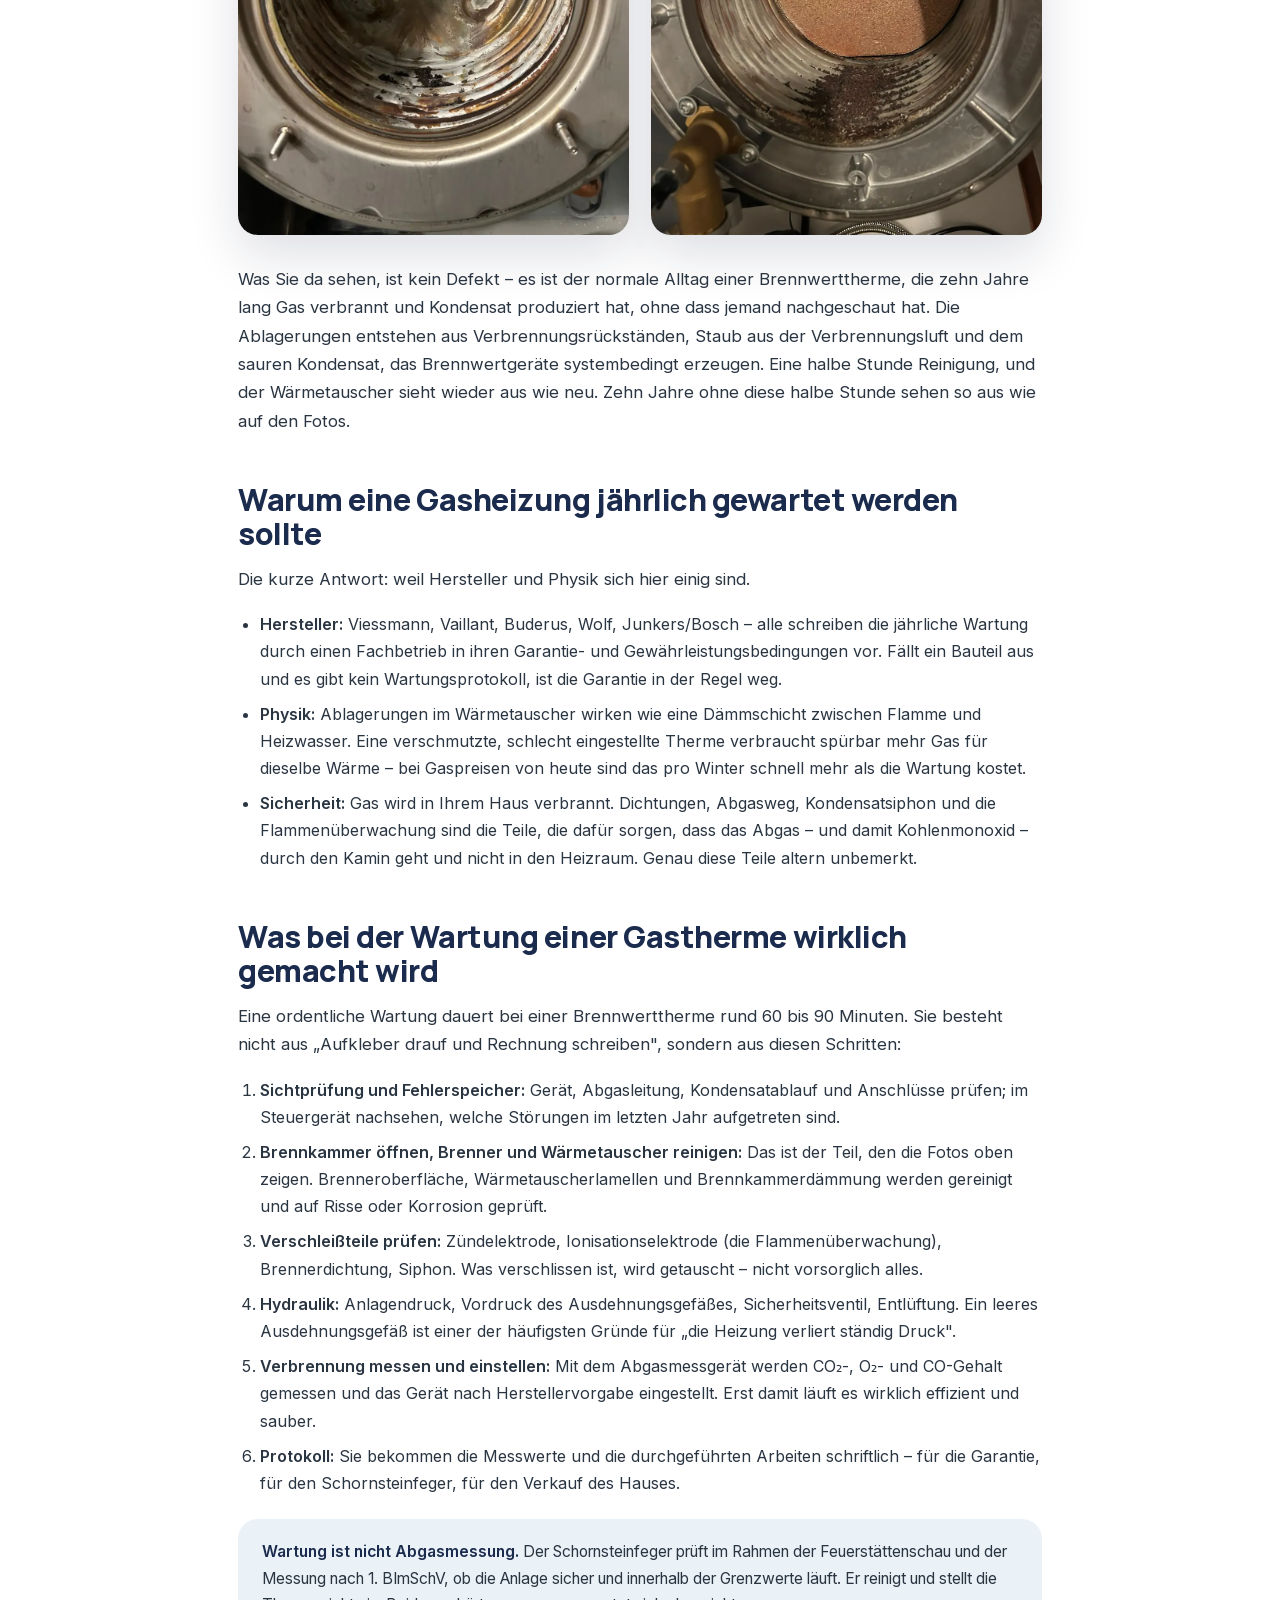
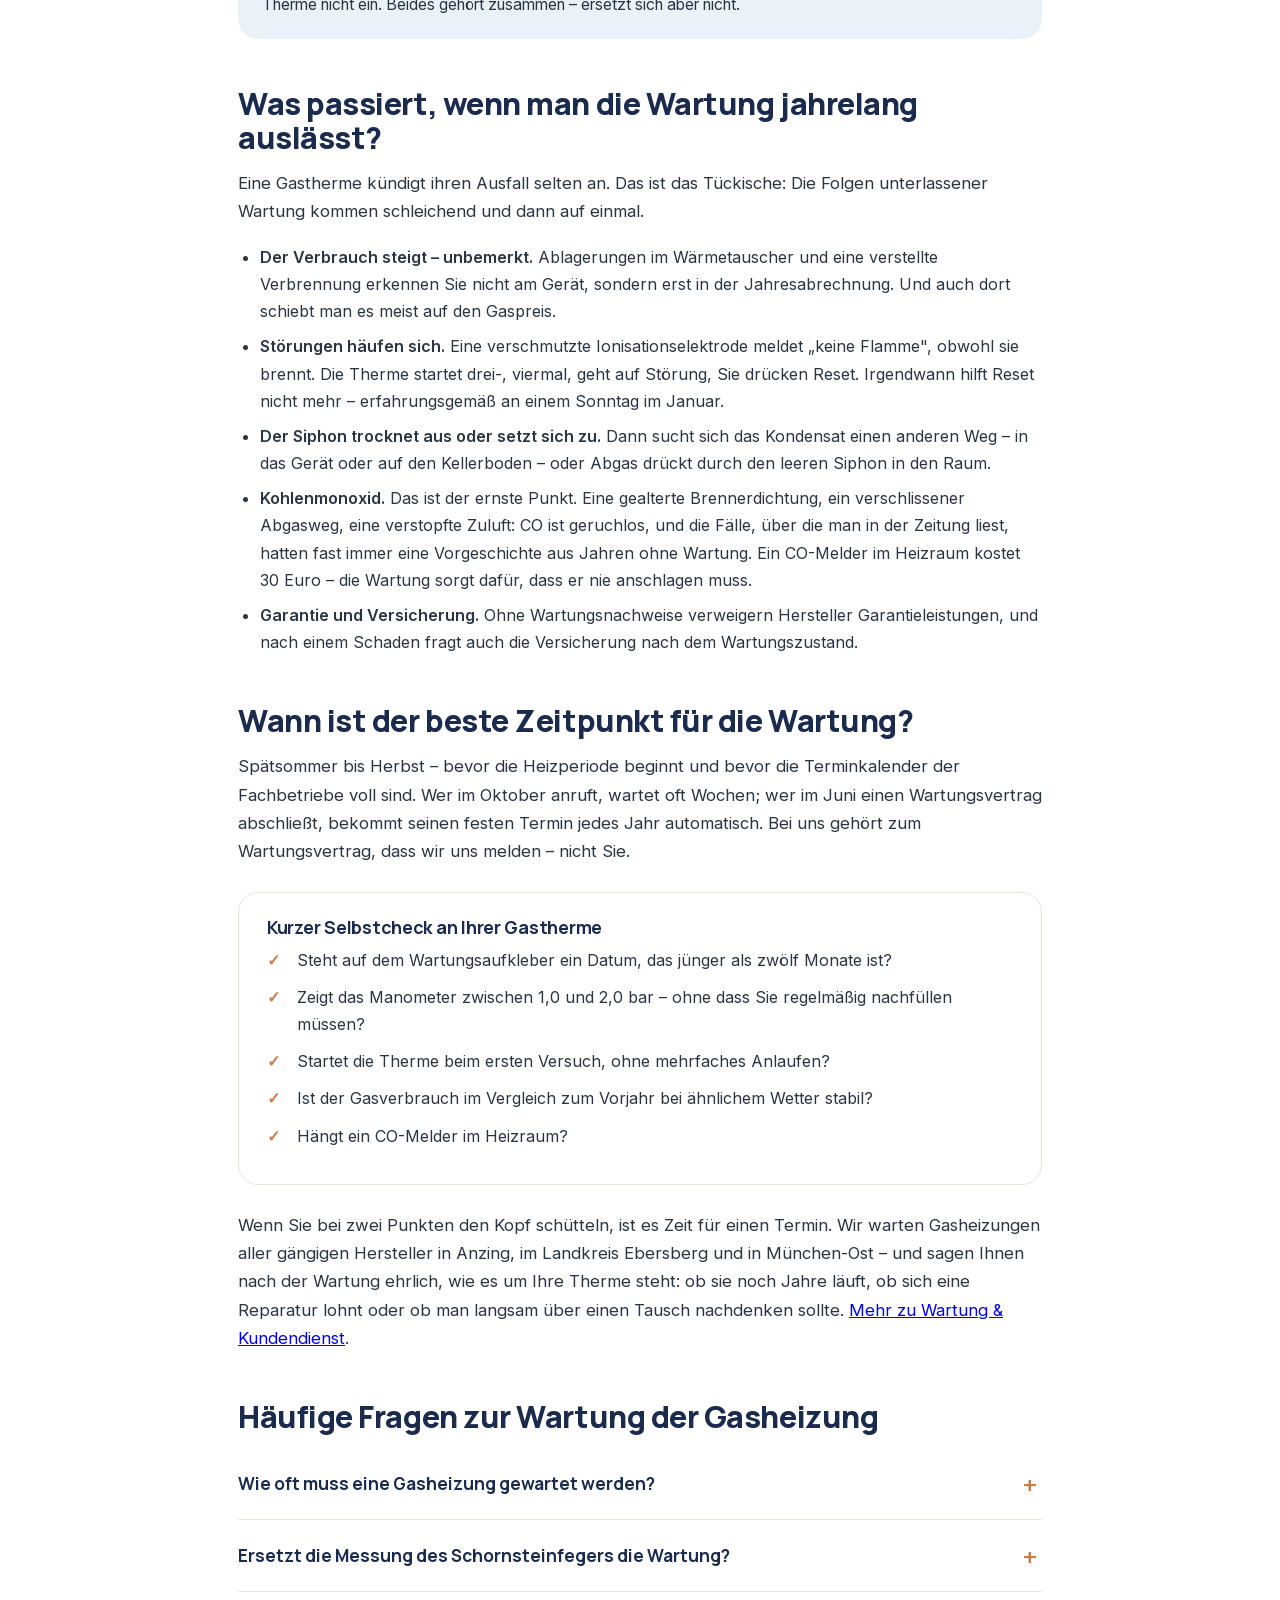
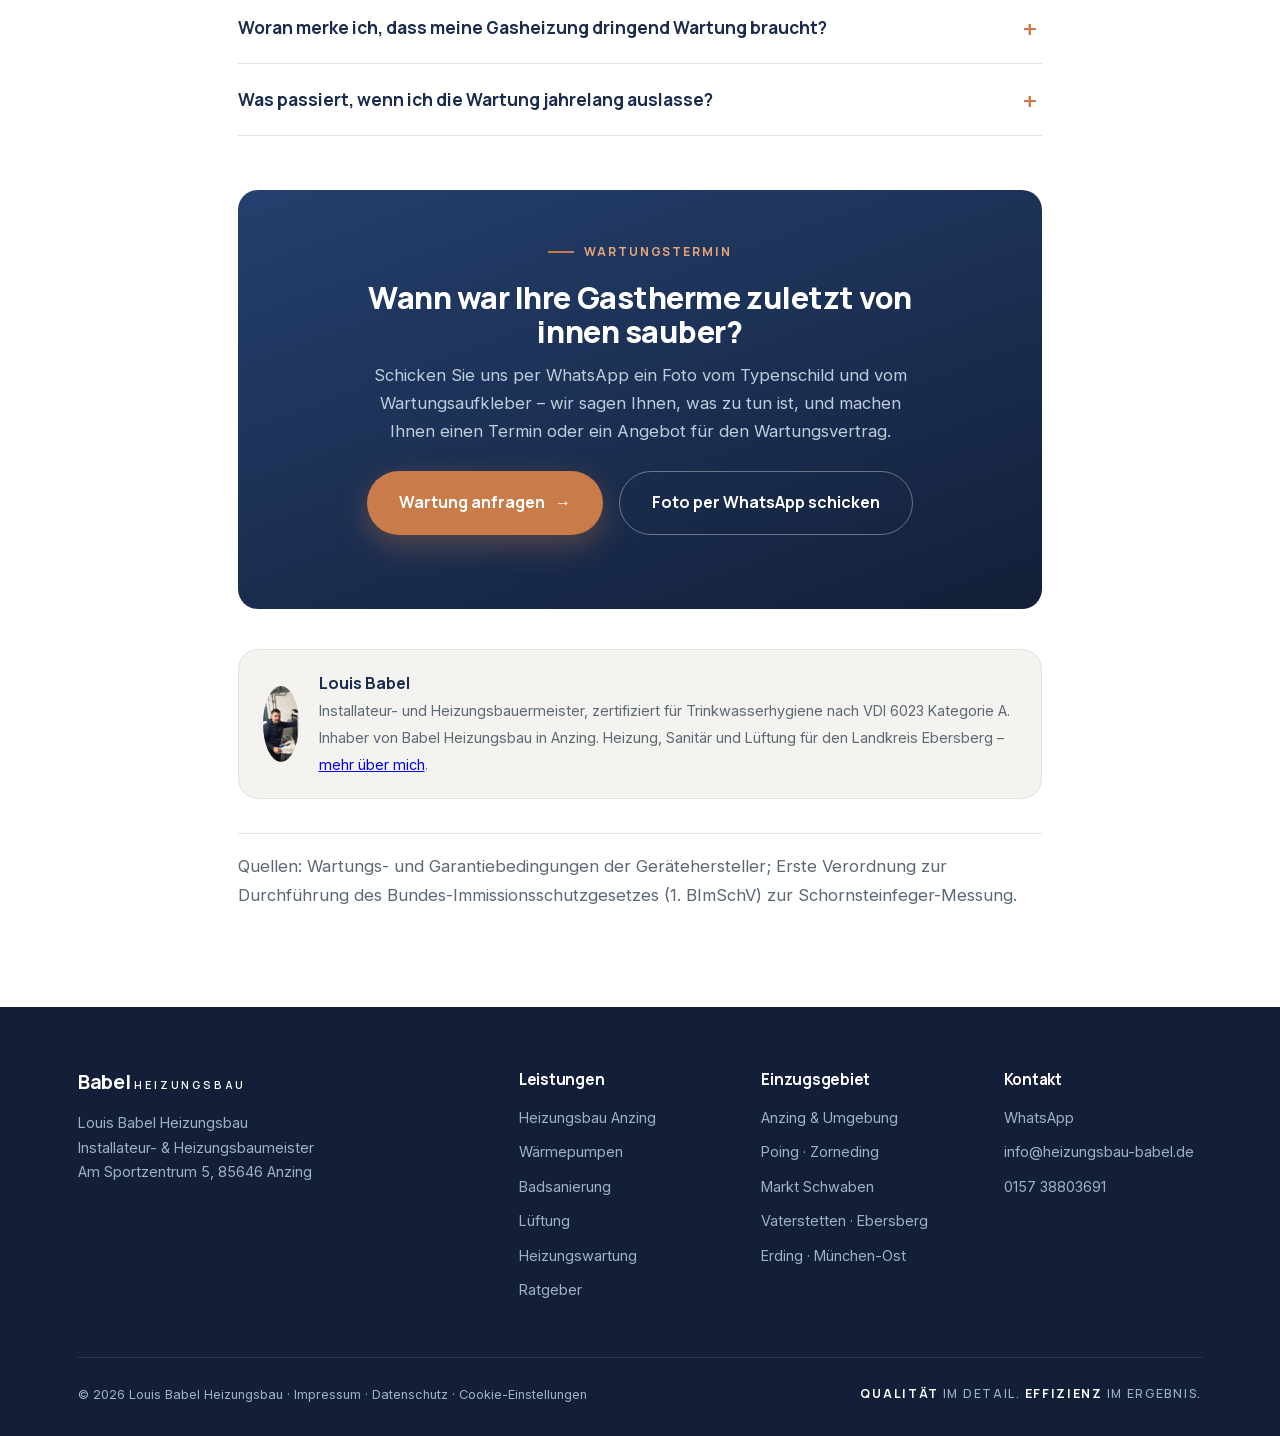
<file: blog/gasheizung-wartung/index.html>
<!DOCTYPE html>
<html lang="de">
<head>
<meta charset="UTF-8">
<meta name="viewport" content="width=device-width, initial-scale=1">
<title>Gasheizung warten: Wie oft, was wird gemacht, was passiert ohne | Babel Heizungsbau Anzing</title>
<meta name="description" content="Warum eine Gastherme jedes Jahr gewartet werden sollte, was bei der Wartung wirklich passiert und was im Wärmetauscher landet, wenn man sie auslässt. Mit echten Fotos aus Heizungskellern im Landkreis Ebersberg.">
<link rel="canonical" href="https://www.heizungsbau-babel.de/blog/gasheizung-wartung/">
<meta property="og:type" content="article">
<meta property="og:locale" content="de_DE">
<meta property="og:title" content="Gasheizung warten: Wie oft, was wird gemacht, was passiert ohne | Babel Heizungsbau Anzing">
<meta property="og:description" content="Warum eine Gastherme jedes Jahr gewartet werden sollte, was bei der Wartung wirklich passiert und was im Wärmetauscher landet, wenn man sie auslässt. Mit echten Fotos aus Heizungskellern im Landkreis Ebersberg.">
<meta property="og:url" content="https://www.heizungsbau-babel.de/blog/gasheizung-wartung/">
<meta property="og:site_name" content="Babel Heizungsbau">
<meta property="og:image" content="https://www.heizungsbau-babel.de/images/blog-gasheizung-waermetauscher-ablagerungen.jpg">
<meta property="og:image:width" content="1200">
<meta property="og:image:height" content="630">
<meta name="twitter:card" content="summary_large_image">
<meta name="twitter:image" content="https://www.heizungsbau-babel.de/images/blog-gasheizung-waermetauscher-ablagerungen.jpg">
<link rel="preload" href="/fonts/manrope-latin.woff2" as="font" type="font/woff2" crossorigin>
<link rel="preload" href="/fonts/inter-latin.woff2" as="font" type="font/woff2" crossorigin>
<link rel="stylesheet" href="/fonts/fonts.css">
<script src="/consent.js" defer></script>
<script type="application/ld+json">{"@context": "https://schema.org", "@graph": [{"@type": "Article", "@id": "https://www.heizungsbau-babel.de/blog/gasheizung-wartung/#article", "headline": "Gasheizung warten: Was eine Therme nach Jahren ohne Wartung von innen zeigt", "description": "Warum eine Gastherme jedes Jahr gewartet werden sollte, was bei der Wartung wirklich passiert und was im Wärmetauscher landet, wenn man sie auslässt. Mit echten Fotos aus Heizungskellern im Landkreis Ebersberg.", "inLanguage": "de-DE", "datePublished": "2026-11-07", "dateModified": "2026-11-07", "mainEntityOfPage": "https://www.heizungsbau-babel.de/blog/gasheizung-wartung/", "image": ["https://www.heizungsbau-babel.de/images/blog-gasheizung-waermetauscher-ablagerungen.jpg", "https://www.heizungsbau-babel.de/images/blog-gasheizung-brennkammer-russ.jpg"], "author": {"@type": "Person", "name": "Louis Babel", "jobTitle": "Installateur- und Heizungsbauermeister", "hasCredential": [{"@type": "EducationalOccupationalCredential", "name": "Meisterbrief Installateur- und Heizungsbauer"}, {"@type": "EducationalOccupationalCredential", "name": "VDI 6023 Kategorie A – Hygiene in Trinkwasser-Installationen"}], "knowsAbout": ["Gasheizung", "Brennwerttechnik", "Heizungswartung", "Wärmepumpen"], "worksFor": {"@id": "https://www.heizungsbau-babel.de/#business"}}, "publisher": {"@type": "Organization", "@id": "https://www.heizungsbau-babel.de/#business", "name": "Babel Heizungsbau", "url": "https://www.heizungsbau-babel.de"}, "about": ["Gasheizung Wartung", "Gastherme", "Brennwerttherme"], "keywords": "Gasheizung Wartung, Gastherme warten, Brennwerttherme Wartung, Heizungswartung Kosten, Wartung Gasheizung Pflicht, Anzing, Landkreis Ebersberg"}, {"@type": "FAQPage", "@id": "https://www.heizungsbau-babel.de/blog/gasheizung-wartung/#faq", "mainEntity": [{"@type": "Question", "name": "Wie oft muss eine Gasheizung gewartet werden?", "acceptedAnswer": {"@type": "Answer", "text": "Einmal im Jahr, idealerweise im Spätsommer oder Herbst vor der Heizperiode. Das schreiben alle Hersteller in ihren Garantiebedingungen vor."}}, {"@type": "Question", "name": "Ersetzt die Messung des Schornsteinfegers die Wartung?", "acceptedAnswer": {"@type": "Answer", "text": "Nein. Der Schornsteinfeger misst die Abgaswerte und prüft die Betriebssicherheit – er reinigt und stellt das Gerät nicht ein. Die Wartung durch den Fachbetrieb ist eine eigene Leistung; beides ergänzt sich."}}, {"@type": "Question", "name": "Woran merke ich, dass meine Gasheizung dringend Wartung braucht?", "acceptedAnswer": {"@type": "Answer", "text": "Typische Zeichen: Die Therme startet mehrfach, bevor sie läuft, der Gasverbrauch steigt ohne erkennbaren Grund, es riecht beim Anlaufen leicht nach Abgas, das Gerät wird laut oder geht sporadisch auf Störung. Ein Wartungsaufkleber mit Datum älter als ein Jahr ist das sicherste Zeichen."}}, {"@type": "Question", "name": "Was passiert, wenn ich die Wartung jahrelang auslasse?", "acceptedAnswer": {"@type": "Answer", "text": "Im Wärmetauscher sammeln sich Ablagerungen und Kondensatrückstände, die Verbrennung wird schlechter, der Verbrauch steigt, Elektroden und Dichtungen altern unbemerkt. Am Ende steht meist ein Ausfall im Winter – und im schlimmsten Fall Kohlenmonoxid im Haus, weil Abgaswege oder Dichtungen nicht mehr in Ordnung sind."}}]}, {"@type": "HowTo", "@id": "https://www.heizungsbau-babel.de/blog/gasheizung-wartung/#howto", "name": "Was bei der Wartung einer Gas-Brennwerttherme gemacht wird", "step": [{"@type": "HowToStep", "name": "Sichtprüfung und Funktionstest", "text": "Gerät, Abgasweg, Kondensatablauf und Dichtheit prüfen, Fehlerspeicher auslesen."}, {"@type": "HowToStep", "name": "Brenner und Wärmetauscher reinigen", "text": "Brennkammer öffnen, Brenner, Wärmetauscher und Brennkammerdämmung reinigen und auf Schäden prüfen."}, {"@type": "HowToStep", "name": "Verschleißteile prüfen", "text": "Zünd- und Ionisationselektrode, Dichtungen, Siphon und Kondensatablauf prüfen und bei Bedarf erneuern."}, {"@type": "HowToStep", "name": "Hydraulik prüfen", "text": "Anlagendruck, Vordruck des Ausdehnungsgefäßes und Sicherheitsventil prüfen, Anlage bei Bedarf nachfüllen und entlüften."}, {"@type": "HowToStep", "name": "Verbrennung einstellen und messen", "text": "Gerät nach Herstellervorgabe einstellen, CO₂-, O₂- und CO-Werte messen und im Wartungsprotokoll dokumentieren."}]}, {"@type": "BreadcrumbList", "itemListElement": [{"@type": "ListItem", "position": 1, "name": "Start", "item": "https://www.heizungsbau-babel.de/"}, {"@type": "ListItem", "position": 2, "name": "Ratgeber", "item": "https://www.heizungsbau-babel.de/blog/"}, {"@type": "ListItem", "position": 3, "name": "Gasheizung warten", "item": "https://www.heizungsbau-babel.de/blog/gasheizung-wartung/"}]}]}</script>
<style>
:root{
  --marine:#1B2B4D; --marine-dark:#131F38; --marine-soft:#24406E;
  --blau:#2E6FA8; --blau-hell:#EAF1F7;
  --kupfer:#C97C4A; --kupfer-hell:#E8A87C; --kupfer-dunkel:#B36A3C;
  --grau:#F4F3EF; --linie:#E6E3DC; --text:#2A3542; --text-soft:#5B6875; --weiss:#FFFFFF;
  --radius:20px; --ease:cubic-bezier(.22,.9,.24,1);
}
*{margin:0;padding:0;box-sizing:border-box}
html{scroll-behavior:smooth}
::selection{background:var(--kupfer);color:#fff}
body{font-family:'Inter',sans-serif;color:var(--text);line-height:1.7;background:var(--weiss);-webkit-font-smoothing:antialiased}
h1,h2,h3,h4{font-family:'Manrope',sans-serif;color:var(--marine);line-height:1.12;letter-spacing:-.015em}
img{max-width:100%;display:block}
.wrap{max-width:1180px;margin:0 auto;padding:0 28px}
section{padding:110px 0}
.kicker{display:inline-flex;align-items:center;gap:10px;font-family:'Manrope',sans-serif;font-weight:700;font-size:.76rem;letter-spacing:.16em;text-transform:uppercase;color:var(--kupfer);margin-bottom:18px}
.kicker::before{content:"";width:26px;height:2px;background:var(--kupfer)}
h2{font-size:clamp(1.9rem,3.8vw,2.9rem);font-weight:800;margin-bottom:20px;max-width:720px}
.lead{font-size:1.12rem;color:var(--text-soft);max-width:620px}
.btn{display:inline-flex;align-items:center;gap:10px;font-family:'Manrope',sans-serif;font-weight:700;font-size:1rem;padding:17px 32px;border-radius:100px;text-decoration:none;transition:transform .3s var(--ease),box-shadow .3s var(--ease),background .3s;cursor:pointer;border:none}
.btn-primary{background:var(--kupfer);color:#fff;box-shadow:0 10px 30px rgba(201,124,74,.35)}
.btn-primary:hover{background:var(--kupfer-dunkel);transform:translateY(-3px);box-shadow:0 16px 36px rgba(201,124,74,.4)}
.btn-ghost{border:1.5px solid rgba(255,255,255,.35);color:#fff;background:transparent}
.btn-ghost:hover{background:rgba(255,255,255,.1);transform:translateY(-3px)}
.btn-dark{background:var(--marine);color:#fff}
.btn-dark:hover{background:var(--marine-dark);transform:translateY(-3px)}
.btn .arr{transition:transform .3s var(--ease)}
.btn:hover .arr{transform:translateX(4px)}

/* Reveal-Animationen */
.reveal{opacity:0;transform:translateY(36px);transition:opacity .9s var(--ease),transform .9s var(--ease)}
.reveal.in{opacity:1;transform:none}
.reveal-l{opacity:0;transform:translateX(-40px);transition:opacity .9s var(--ease),transform .9s var(--ease)}
.reveal-l.in{opacity:1;transform:none}
.reveal-r{opacity:0;transform:translateX(40px);transition:opacity .9s var(--ease),transform .9s var(--ease)}
.reveal-r.in{opacity:1;transform:none}
.d1{transition-delay:.12s}.d2{transition-delay:.24s}.d3{transition-delay:.36s}.d4{transition-delay:.48s}.d5{transition-delay:.6s}
@media (prefers-reduced-motion: reduce){
  .reveal,.reveal-l,.reveal-r{opacity:1;transform:none;transition:none}
  .marquee-track{animation:none!important}
}

/* Topbar + Header */
.topbar{background:var(--marine-dark);color:#9FB2C4;font-size:.8rem;padding:8px 0}
.topbar .wrap{display:flex;justify-content:space-between;gap:16px;flex-wrap:wrap}
.topbar a{color:#fff;text-decoration:none;font-weight:600}
header{position:sticky;top:0;z-index:100;background:rgba(255,255,255,.92);backdrop-filter:blur(14px);border-bottom:1px solid transparent;transition:box-shadow .3s,border-color .3s}
header.scrolled{border-color:var(--linie);box-shadow:0 8px 30px rgba(19,31,56,.07)}
.nav{display:flex;align-items:center;justify-content:space-between;height:82px}
.logo{display:flex;align-items:center;gap:13px;text-decoration:none}
.logo-text{font-family:'Manrope',sans-serif;color:var(--marine)}
.logo-text b{display:block;font-weight:800;font-size:1.4rem;line-height:1.05}
.logo-text span{font-weight:600;font-size:.6rem;letter-spacing:.3em;color:var(--blau)}
nav ul{display:flex;gap:34px;list-style:none}
nav a{font-family:'Manrope',sans-serif;font-weight:600;font-size:.95rem;color:var(--marine);text-decoration:none;position:relative;padding:6px 0}
nav a::after{content:"";position:absolute;left:0;bottom:0;width:0;height:2px;background:var(--kupfer);transition:width .3s var(--ease)}
nav a:hover::after{width:100%}
.nav-cta{display:flex;align-items:center;gap:18px}
.tel-head{font-family:'Manrope',sans-serif;font-weight:800;color:var(--marine);text-decoration:none;font-size:1rem}
.tel-head small{display:block;font-weight:600;font-size:.68rem;color:var(--text-soft);letter-spacing:.05em}
.burger{display:none;background:none;border:none;font-size:1.7rem;color:var(--marine);cursor:pointer}

/* Hero */
.hero{background:radial-gradient(1200px 700px at 85% -10%,var(--marine-soft) 0%,var(--marine) 45%,var(--marine-dark) 100%);color:#fff;padding:96px 0 130px;position:relative;overflow:hidden}
.hero::before{content:"";position:absolute;inset:0;background-image:radial-gradient(rgba(255,255,255,.05) 1px,transparent 1px);background-size:26px 26px;pointer-events:none}
.hero .wrap{position:relative;display:grid;grid-template-columns:1.2fr .8fr;gap:64px;align-items:center}
.hero-visual{justify-self:end;width:100%;max-width:440px}
.hero .kicker{color:var(--kupfer-hell)}
.hero .kicker::before{background:var(--kupfer-hell)}
.hero h1{color:#fff;font-size:clamp(2.3rem,5vw,3.7rem);font-weight:800;margin-bottom:24px}
.hero h1 em{font-style:normal;color:var(--kupfer-hell)}
.hero p{font-size:1.14rem;color:#BECDDD;max-width:540px;margin-bottom:38px}
.hero-btns{display:flex;gap:16px;flex-wrap:wrap;margin-bottom:30px}
.hero-trust{display:flex;gap:22px;flex-wrap:wrap;font-size:.86rem;color:#9FB2C4}
.hero-trust span{display:flex;align-items:center;gap:7px}
.hero-trust b{color:var(--kupfer-hell)}
.hero-visual{position:relative}
.hero-img{border-radius:var(--radius);overflow:hidden;box-shadow:0 40px 90px rgba(0,0,0,.45);aspect-ratio:4/5;max-height:600px}
.hero-img picture,.hero-img img{display:block;width:100%;height:100%;object-fit:cover;object-position:center 30%}
.hero-img img{width:100%;aspect-ratio:4/5;object-fit:cover}
.float-card{position:absolute;left:-40px;bottom:36px;background:rgba(255,255,255,.97);color:var(--text);border-radius:16px;padding:18px 22px;max-width:270px;box-shadow:0 24px 60px rgba(0,0,0,.35);animation:floaty 5.5s ease-in-out infinite}
.float-card b{font-family:'Manrope',sans-serif;color:var(--marine);display:block;margin-bottom:4px;font-size:.95rem}
.float-card small{font-size:.82rem;color:var(--text-soft);line-height:1.5;display:block}
.badge{position:absolute;top:-20px;right:-14px;background:var(--kupfer);color:#fff;font-family:'Manrope',sans-serif;font-weight:800;font-size:.78rem;letter-spacing:.1em;padding:12px 20px;border-radius:100px;box-shadow:0 14px 34px rgba(201,124,74,.5);animation:floaty 4.5s ease-in-out infinite reverse}
@keyframes floaty{0%,100%{transform:translateY(0)}50%{transform:translateY(-10px)}}

/* Marquee */
.marquee{background:var(--grau);border-top:1px solid var(--linie);border-bottom:1px solid var(--linie);overflow:hidden;padding:18px 0}
.marquee-track{display:flex;gap:56px;white-space:nowrap;animation:marq 30s linear infinite;width:max-content}
.marquee-track span{font-family:'Manrope',sans-serif;font-weight:800;font-size:1rem;letter-spacing:.22em;color:var(--marine);opacity:.5;display:flex;align-items:center;gap:56px}
.marquee-track span::after{content:"◆";color:var(--kupfer);font-size:.7rem;opacity:.9}
@keyframes marq{to{transform:translateX(-50%)}}

/* Leistungen */
.services{background:var(--weiss)}
.sec-head{display:flex;justify-content:space-between;align-items:flex-end;gap:40px;flex-wrap:wrap;margin-bottom:56px}
.cards{display:grid;grid-template-columns:repeat(3,1fr);gap:22px}
.card{background:var(--grau);border:1px solid var(--linie);border-radius:var(--radius);padding:36px 30px;transition:transform .4s var(--ease),box-shadow .4s var(--ease),background .4s;display:flex;flex-direction:column;position:relative;overflow:hidden}
.card::after{content:"";position:absolute;inset:auto -30% -60% auto;width:220px;height:220px;border-radius:50%;background:radial-gradient(circle,rgba(201,124,74,.14),transparent 70%);opacity:0;transition:opacity .4s}
.card:hover{transform:translateY(-7px);box-shadow:0 26px 60px rgba(19,31,56,.12);background:#fff}
.card:hover::after{opacity:1}
.card .icon-img{width:46px;height:46px;margin-bottom:20px;object-fit:contain}
.card svg{width:44px;height:44px;stroke:var(--marine);margin-bottom:20px}
.card h3{font-size:1.22rem;font-weight:800;margin-bottom:4px}
.card .benefit{font-size:.86rem;font-weight:700;color:var(--kupfer);font-family:'Manrope',sans-serif;margin-bottom:12px;display:block}
.card p{font-size:.95rem;color:var(--text-soft);flex:1}
.card a{font-family:'Manrope',sans-serif;font-weight:700;font-size:.9rem;color:var(--marine);text-decoration:none;margin-top:20px;display:inline-flex;align-items:center;gap:8px}
.card a .arr{transition:transform .3s var(--ease);color:var(--kupfer)}
.card a:hover .arr{transform:translateX(5px)}

/* Warum / Nutzen */
.why{background:var(--marine);color:#fff;position:relative;overflow:hidden}
.why::before{content:"";position:absolute;right:-200px;top:-200px;width:640px;height:640px;border-radius:50%;background:radial-gradient(circle,rgba(201,124,74,.16),transparent 70%)}
.why h2,.why h3{color:#fff}
.why .wrap{display:grid;grid-template-columns:.95fr 1.05fr;gap:70px;align-items:center;position:relative}
.why-img{border-radius:var(--radius);overflow:hidden;box-shadow:0 30px 80px rgba(0,0,0,.4)}
.why-img picture{display:block;aspect-ratio:4/5}
.why-img img{display:block;width:100%;height:100%;object-fit:cover;object-position:center 20%;transition:transform 1.2s var(--ease)}
.why-img:hover img{transform:scale(1.04)}
.img-placeholder{aspect-ratio:4/5;background:linear-gradient(160deg,var(--marine-soft),var(--marine-dark));display:flex;align-items:center;justify-content:center;text-align:center;color:#7E97AE;font-family:'Manrope',sans-serif;font-weight:600;letter-spacing:.1em;font-size:.85rem;line-height:2;padding:24px}
.why .lead{color:#BECDDD}
.why-list{list-style:none;margin:34px 0 38px;display:grid;gap:18px}
.why-list li{display:flex;gap:16px;align-items:flex-start}
.why-list .tick{flex-shrink:0;width:30px;height:30px;border-radius:50%;background:var(--kupfer);display:flex;align-items:center;justify-content:center;font-weight:800;font-size:.8rem;margin-top:3px}
.why-list b{font-family:'Manrope',sans-serif;display:block;font-size:1.02rem}
.why-list span{font-size:.9rem;color:#9FB2C4}

/* Prozess */
.process{background:var(--grau)}
.steps{display:grid;grid-template-columns:repeat(5,1fr);gap:0;margin-top:60px;position:relative}
.steps::before{content:"";position:absolute;top:29px;left:9%;right:9%;height:2px;background:var(--linie)}
.step{text-align:center;padding:0 14px;position:relative}
.step-nr{width:58px;height:58px;border-radius:50%;background:#fff;border:2px solid var(--linie);color:var(--marine);font-family:'Manrope',sans-serif;font-weight:800;font-size:1.2rem;display:flex;align-items:center;justify-content:center;margin:0 auto 18px;position:relative;z-index:1;transition:background .4s,color .4s,border-color .4s,transform .4s var(--ease)}
.step:hover .step-nr{background:var(--kupfer);border-color:var(--kupfer);color:#fff;transform:scale(1.1)}
.step h4{font-size:1rem;font-weight:800;margin-bottom:6px}
.step p{font-size:.85rem;color:var(--text-soft)}
.step small{display:block;font-family:'Manrope',sans-serif;font-weight:700;font-size:.72rem;letter-spacing:.08em;color:var(--kupfer);margin-top:8px;text-transform:uppercase}

/* Referenzen */
.refs{background:var(--weiss)}
.ref-grid{display:grid;grid-template-columns:repeat(3,1fr);gap:24px}
.ref{border-radius:var(--radius);overflow:hidden;position:relative;border:1px solid var(--linie);background:#fff;transition:transform .4s var(--ease),box-shadow .4s var(--ease)}
.ref:hover{transform:translateY(-7px);box-shadow:0 30px 70px rgba(19,31,56,.14)}
.ref-img{aspect-ratio:16/11;overflow:hidden}
.ref-img img{width:100%;height:100%;object-fit:cover;transition:transform 1.1s var(--ease)}
.ref:hover .ref-img img{transform:scale(1.06)}
.ref-body{padding:26px}
.ref-body .tag{display:inline-block;background:var(--blau-hell);color:var(--marine);font-size:.7rem;font-weight:800;font-family:'Manrope',sans-serif;letter-spacing:.08em;padding:5px 12px;border-radius:100px;margin-bottom:14px}
.ref-body h3{font-size:1.08rem;margin-bottom:8px}
.ref-body p{font-size:.9rem;color:var(--text-soft)}
.ref-body em{color:var(--kupfer);font-style:normal;font-weight:600}
.ref-grid-4{grid-template-columns:repeat(3,1fr);gap:20px}
.ref-grid-4 .ref-wide{grid-column:span 2}
.ref-grid-4 .ref-wide .ref-img{aspect-ratio:auto;display:grid;grid-template-columns:1fr 1fr;gap:4px}
.ref-grid-4 .ref-wide .ref-img picture{position:relative;aspect-ratio:3/4;display:block;overflow:hidden}
.ref-grid-4 .ref-wide .ref-img img{width:100%;height:100%;object-fit:cover}
.ba-label{position:absolute;left:12px;top:12px;background:rgba(19,31,56,.78);color:#fff;font-family:'Manrope',sans-serif;font-weight:700;font-size:.68rem;letter-spacing:.12em;padding:5px 10px;border-radius:100px;z-index:2}
.ba-label.after{background:var(--kupfer)}
.ref-grid-4 .ref-img{aspect-ratio:3/4}
.ref-grid-4 .ref-body{padding:18px 20px 20px}
.ref-grid-4 .ref-body h3{font-size:1rem;margin-bottom:4px}
.ref-grid-4 .ref-body p{font-size:.86rem}

/* Stimmen */
.quotes-sec{background:var(--grau)}
.quotes{display:grid;grid-template-columns:repeat(3,1fr);gap:22px}
.quote{background:#fff;border:1px solid var(--linie);border-radius:var(--radius);padding:34px;position:relative;transition:transform .4s var(--ease),box-shadow .4s var(--ease)}
.quote:hover{transform:translateY(-6px);box-shadow:0 24px 56px rgba(19,31,56,.1)}
.quote::before{content:"“";position:absolute;top:14px;right:26px;font-family:'Manrope',sans-serif;font-size:5rem;line-height:1;color:var(--kupfer);opacity:.16}
.stars{color:var(--kupfer);letter-spacing:4px;margin-bottom:16px;font-size:.95rem}
.quote p{font-size:.97rem;color:var(--text);margin-bottom:18px}
.quote b{font-family:'Manrope',sans-serif;color:var(--marine);font-size:.88rem}
.quote small{display:block;color:var(--text-soft);font-size:.78rem}

/* FAQ */
.faq{background:var(--weiss)}
.faq-list{max-width:820px;margin-top:48px}
.faq-item{border-bottom:1px solid var(--linie)}
.faq-q{width:100%;background:none;border:none;text-align:left;font-family:'Manrope',sans-serif;font-weight:700;font-size:1.08rem;color:var(--marine);padding:24px 44px 24px 0;cursor:pointer;position:relative}
.faq-q::after{content:"+";position:absolute;right:4px;top:50%;transform:translateY(-50%);font-size:1.6rem;font-weight:500;color:var(--kupfer);transition:transform .35s var(--ease)}
.faq-item.open .faq-q::after{transform:translateY(-50%) rotate(45deg)}
.faq-a{max-height:0;overflow:hidden;transition:max-height .5s var(--ease)}
.faq-a p{padding:0 0 24px;color:var(--text-soft);font-size:.97rem;max-width:700px}

/* CTA Panel */
.cta-panel{background:var(--weiss);padding-top:0}
.cta-inner{background:linear-gradient(120deg,var(--marine-dark),var(--marine) 60%,var(--marine-soft));border-radius:28px;padding:74px 60px;text-align:center;color:#fff;position:relative;overflow:hidden}
.cta-inner::before{content:"";position:absolute;inset:0;background-image:radial-gradient(rgba(255,255,255,.06) 1px,transparent 1px);background-size:24px 24px}
.cta-inner h2{color:#fff;margin:0 auto 16px}
.cta-inner p{color:#BECDDD;max-width:560px;margin:0 auto 36px}
.cta-inner .hero-btns{justify-content:center}

/* Kontakt */
.contact{background:var(--grau)}
.contact .wrap{display:grid;grid-template-columns:1fr 1.15fr;gap:60px;align-items:start}
.c-info{list-style:none;margin-top:8px}
.c-info li{display:flex;gap:16px;margin-bottom:24px;align-items:flex-start}
.c-ic{flex-shrink:0;width:44px;height:44px;border-radius:12px;background:#fff;border:1px solid var(--linie);display:flex;align-items:center;justify-content:center}
.c-ic svg{width:20px;height:20px;stroke:var(--kupfer)}
.c-info a{color:var(--marine);font-weight:700;text-decoration:none;font-family:'Manrope',sans-serif}
.c-info span{display:block;font-size:.74rem;color:var(--text-soft);text-transform:uppercase;letter-spacing:.1em;font-family:'Manrope',sans-serif;font-weight:700;margin-bottom:2px}
form{background:#fff;border-radius:var(--radius);padding:42px;box-shadow:0 24px 70px rgba(19,31,56,.1);border:1px solid var(--linie)}
form h3{margin-bottom:6px;font-size:1.35rem}
form .form-sub{font-size:.88rem;color:var(--text-soft);margin-bottom:26px}
.f-row{display:grid;grid-template-columns:1fr 1fr;gap:16px}
label{display:block;font-size:.84rem;font-weight:600;margin:15px 0 6px;color:var(--marine)}
input,select,textarea{width:100%;padding:13px 15px;border:1.5px solid var(--linie);border-radius:12px;font-family:'Inter',sans-serif;font-size:.95rem;background:#FAFAF8;transition:border-color .3s,box-shadow .3s}
input:focus,select:focus,textarea:focus{outline:none;border-color:var(--kupfer);box-shadow:0 0 0 4px rgba(201,124,74,.12)}
form .btn{width:100%;justify-content:center;margin-top:26px;border-radius:14px}
.f-hint{font-size:.76rem;color:#8593A1;margin-top:14px;text-align:center}

/* Footer */
footer{background:var(--marine-dark);color:#9FB2C4;padding:64px 0 30px;font-size:.9rem}
.f-grid{display:grid;grid-template-columns:2fr 1fr 1fr 1fr;gap:44px;margin-bottom:44px}
footer h4{color:#fff;font-size:.95rem;margin-bottom:18px}
footer ul{list-style:none}
footer li{margin-bottom:10px}
footer a{color:#9FB2C4;text-decoration:none;transition:color .3s}
footer a:hover{color:var(--kupfer-hell)}
.f-bottom{border-top:1px solid rgba(255,255,255,.1);padding-top:26px;display:flex;justify-content:space-between;flex-wrap:wrap;gap:12px;font-size:.8rem}
.f-claim{font-family:'Manrope',sans-serif;letter-spacing:.14em;font-size:.76rem;text-transform:uppercase}
.f-claim b{color:#fff}

/* WhatsApp Float */
.wa-float{position:fixed;right:24px;bottom:24px;z-index:200;display:flex;align-items:center;gap:10px;background:#25D366;color:#fff;text-decoration:none;font-family:'Manrope',sans-serif;font-weight:700;font-size:.9rem;padding:14px 22px 14px 16px;border-radius:100px;box-shadow:0 12px 34px rgba(0,0,0,.28);transition:transform .3s var(--ease)}
.wa-float:hover{transform:scale(1.06)}
.wa-float svg{width:26px;height:26px;fill:#fff}

@media(max-width:980px){
  nav ul,.tel-head{display:none}
  .burger{display:block}
  .nav-cta{gap:12px}
  .nav-cta .btn{padding:11px 16px!important;font-size:.82rem!important;white-space:nowrap}
  header.menu-open nav ul{display:flex;flex-direction:column;gap:4px;position:absolute;top:100%;left:0;right:0;background:#fff;border-bottom:1px solid var(--linie);box-shadow:0 24px 48px rgba(19,31,56,.14);padding:14px 28px 22px}
  header.menu-open nav a{display:block;padding:13px 0;font-size:1.05rem;border-bottom:1px solid var(--linie)}
  header.menu-open nav li:last-child a{border-bottom:none}
  header.menu-open nav a::after{display:none}
  section{padding:72px 0}
  .hero .wrap,.why .wrap,.contact .wrap{grid-template-columns:1fr}
  .hero{padding:64px 0 90px}
  .hero-visual{max-width:420px;margin:0 auto;justify-self:center}
  .float-card{left:10px}
  .stats .wrap{grid-template-columns:1fr 1fr}
  .stat{border:none;padding:16px}
  .cards,.ref-grid,.quotes{grid-template-columns:1fr}
  .ref-grid-4{grid-template-columns:1fr 1fr;gap:14px}
  .ref-grid-4 .ref-wide{grid-column:span 2}
  .steps{grid-template-columns:1fr 1fr}
  .steps::before{display:none}
  .f-grid{grid-template-columns:1fr 1fr}
  .f-row{grid-template-columns:1fr}
  .cta-inner{padding:54px 26px}
}

/* --- Blog --- */
.blog-hero{background:radial-gradient(1200px 700px at 85% -10%,var(--marine-soft) 0%,var(--marine) 45%,var(--marine-dark) 100%);color:#fff;padding:72px 0 64px;position:relative;overflow:hidden}
.blog-hero::before{content:"";position:absolute;inset:0;background-image:radial-gradient(rgba(255,255,255,.05) 1px,transparent 1px);background-size:26px 26px;pointer-events:none}
.blog-hero .wrap{position:relative;max-width:860px}
.blog-hero h1{color:#fff;font-size:clamp(1.9rem,4.2vw,2.9rem);font-weight:800;line-height:1.15;margin-bottom:18px}
.blog-hero h1 em{font-style:normal;color:var(--kupfer-hell)}
.blog-hero .sub{font-size:1.12rem;color:#BECDDD;max-width:640px;margin-bottom:22px}
.blog-meta{display:flex;gap:18px;flex-wrap:wrap;font-size:.84rem;color:#9FB2C4}
.blog-meta b{color:#fff;font-weight:600}
.breadcrumb{font-size:.8rem;color:#9FB2C4;margin-bottom:22px}
.breadcrumb a{color:#BECDDD;text-decoration:none}
.breadcrumb a:hover{color:var(--kupfer-hell)}
.article{padding:64px 0 80px}
.article .wrap{max-width:860px}
.article h2{font-size:clamp(1.45rem,2.6vw,1.9rem);margin:48px 0 14px;max-width:none}
.article h3{font-size:1.12rem;margin:28px 0 10px}
.article p{margin-bottom:18px;font-size:1.04rem}
.article ul,.article ol{margin:0 0 18px 22px}
.article li{margin-bottom:8px}
.article .lead{font-size:1.18rem;color:var(--text);max-width:none;margin-bottom:26px}
.keyfacts{background:var(--grau);border-left:4px solid var(--kupfer);border-radius:0 var(--radius) var(--radius) 0;padding:22px 26px;margin:0 0 34px}
.keyfacts h2,.keyfacts h3{margin:0 0 10px;font-size:1rem;text-transform:uppercase;letter-spacing:.1em;color:var(--kupfer);font-family:'Manrope',sans-serif}
.keyfacts ul{margin:0 0 0 18px}
.keyfacts li{margin-bottom:6px}
.figgrid{display:grid;grid-template-columns:1fr 1fr;gap:22px;margin:26px 0 30px}
.article figure{margin:0}
.article figure img{width:100%;height:auto;display:block;border-radius:var(--radius);box-shadow:0 20px 50px rgba(19,31,56,.14)}
.figgrid figure img{aspect-ratio:3/4;object-fit:cover}
.article figcaption{font-size:.86rem;color:var(--text-soft);margin-top:10px;line-height:1.5}
.fig-single{max-width:460px;margin:26px auto 30px}
.notice{background:var(--blau-hell);border-radius:var(--radius);padding:20px 24px;margin:22px 0 28px;font-size:.98rem}
.notice b{color:var(--marine)}
.wtable{width:100%;border-collapse:collapse;margin:14px 0 26px;font-size:.96rem}
.wtable th,.wtable td{text-align:left;padding:12px 14px;border-bottom:1px solid var(--linie);vertical-align:top}
.wtable th{font-family:'Manrope',sans-serif;font-weight:700;color:var(--marine);background:var(--grau)}
.wtable td:first-child{font-weight:600;color:var(--marine)}
.checklist{background:#fff;border:1px solid var(--linie);border-radius:var(--radius);padding:24px 28px;margin:26px 0}
.checklist li{list-style:none;padding-left:30px;position:relative;margin-bottom:10px}
.checklist li::before{content:"✓";position:absolute;left:0;top:0;color:var(--kupfer);font-weight:800}
.checklist ul{margin:0}
.article .faq-list{margin-top:10px}
.cta-box{background:linear-gradient(160deg,var(--marine-soft),var(--marine-dark));color:#fff;border-radius:var(--radius);padding:44px 40px;margin:54px 0 0;text-align:center}
.cta-box h2{color:#fff;margin:0 auto 12px;max-width:600px}
.cta-box p{color:#BECDDD;max-width:560px;margin:0 auto 26px}
.author{display:flex;gap:20px;align-items:center;border:1px solid var(--linie);border-radius:var(--radius);padding:20px 24px;margin:40px 0 0;background:var(--grau)}
.author img{width:76px;height:76px;border-radius:50%;object-fit:cover;object-position:center 25%;flex:none}
.author b{display:block;font-family:'Manrope',sans-serif;color:var(--marine)}
.author span{font-size:.9rem;color:var(--text-soft)}
.sources{font-size:.84rem;color:var(--text-soft);margin-top:34px;padding-top:18px;border-top:1px solid var(--linie)}
.sources a{color:var(--blau)}
.blog-list{display:grid;grid-template-columns:repeat(2,1fr);gap:24px}
.blog-card{border:1px solid var(--linie);border-radius:var(--radius);overflow:hidden;background:#fff;text-decoration:none;color:inherit;display:grid;grid-template-columns:190px 1fr;transition:transform .4s var(--ease),box-shadow .4s var(--ease)}
.blog-card:hover{transform:translateY(-6px);box-shadow:0 24px 60px rgba(19,31,56,.12)}
.blog-card picture,.blog-card img{display:block;width:100%;height:100%;object-fit:cover;object-position:center 30%}
.blog-card picture{min-height:190px}
.blog-card div{padding:22px 24px 26px}
.blog-card h3{font-size:1.12rem;margin:8px 0 8px;color:var(--marine)}
.blog-card p{font-size:.92rem;color:var(--text-soft)}
@media(max-width:700px){.figgrid,.blog-list{grid-template-columns:1fr}.blog-card{grid-template-columns:1fr}.blog-card picture{aspect-ratio:16/8;min-height:0}.cta-box{padding:34px 22px}.author{flex-direction:column;align-items:flex-start}}

#hb-consent{position:fixed;left:16px;right:16px;bottom:16px;z-index:300;display:flex;justify-content:center;pointer-events:none}
#hb-consent .hbc-box{pointer-events:auto;max-width:720px;width:100%;background:#fff;border:1px solid var(--linie);border-radius:18px;box-shadow:0 24px 70px rgba(19,31,56,.22);padding:20px 22px;display:flex;gap:18px;align-items:center;flex-wrap:wrap}
#hb-consent p{margin:0;flex:1 1 360px;font-size:.92rem;line-height:1.55;color:var(--text)}
#hb-consent a{color:var(--blau)}
#hb-consent .hbc-btns{display:flex;gap:10px;flex:0 0 auto}
#hb-consent button{font-family:'Manrope',sans-serif;font-weight:700;font-size:.9rem;padding:11px 18px;border-radius:100px;cursor:pointer;border:1.5px solid var(--marine)}
#hb-consent .hbc-accept{background:var(--kupfer);border-color:var(--kupfer);color:#fff}
#hb-consent .hbc-decline{background:#fff;color:var(--marine)}
@media(max-width:700px){#hb-consent{bottom:84px}#hb-consent .hbc-btns{width:100%}#hb-consent button{flex:1}}
</style>
</head>
<body>
<div class="topbar">
  <div class="wrap">
    <span>Anzing, Landkreis Ebersberg, Erding &amp; München-Ost</span>
    <span>Schnelle Hilfe: <a href="https://wa.me/4915738803691?text=Hallo%2C%20ich%20interessiere%20mich%20f%C3%BCr%20eine%20Beratung.">per WhatsApp schreiben</a></span>
  </div>
</div>
<header id="header">
  <div class="wrap nav">
    <a class="logo" href="/" aria-label="Babel Heizungsbau – Startseite">
      <svg width="46" height="46" viewBox="0 0 214.7 213.99" aria-hidden="true"><path d="M 106.175781 174.539062 C 114.429688 159.191406 110.941406 144.453125 102.382812 130.15625 L 67.792969 72.371094 L 48.546875 105.222656 C 42.433594 115.660156 36.609375 125.546875 31.179688 136.324219 C 24.09375 150.386719 25.09375 166.25 34.007812 179.210938 C 42.207031 191.136719 56.460938 198.019531 71.664062 196.976562 C 86.332031 195.972656 99.070312 187.753906 106.175781 174.539062 Z M 158.445312 72.34375 C 156.097656 67.621094 155.539062 62.8125 156.316406 57.6875 C 150.070312 61.8125 147.277344 68.214844 146.945312 75.382812 C 146.464844 85.652344 152.242188 93.882812 149.273438 102.71875 C 148.484375 105.074219 146.308594 107.351562 144.53125 107.886719 C 138.875 109.585938 134.058594 105.390625 132.238281 99.125 C 130.449219 92.960938 129.847656 86.667969 131.132812 80.355469 L 134.757812 62.59375 C 137.511719 49.109375 134.4375 35.5625 125.941406 24.941406 C 122.355469 20.464844 118.390625 16.808594 112.800781 14.335938 C 114.378906 24.363281 112.742188 33.964844 108.71875 43.261719 C 105.59375 50.476562 102.566406 57.292969 100.003906 64.722656 C 95.15625 78.769531 96.335938 93.503906 103.605469 106.449219 C 106.753906 112.054688 110.300781 117.105469 114.257812 122.21875 C 125.144531 136.28125 135.578125 151.5 130.128906 169.804688 C 126.75 181.152344 119.335938 190.015625 109.679688 196.761719 C 116.398438 196.910156 122.363281 197.234375 128.667969 196.542969 C 146 194.632812 161.472656 186.027344 172.96875 173 C 189.757812 153.984375 194.152344 131.523438 182.851562 108.371094 C 174.875 92.027344 163.96875 83.46875 158.445312 72.34375 Z M 183.175781 213.835938 L 32.539062 213.636719 C 15.472656 213.617188 0.03125 198.382812 0.03125 181.207031 L 0 33.21875 C -0.00390625 16.03125 15.265625 0.144531 32.542969 0.148438 L 182.453125 0.1875 C 199.25 0.191406 214.140625 16.078125 214.167969 32.574219 L 214.40625 181.15625 C 213.324219 198.113281 200.429688 211.953125 183.175781 213.835938 " fill="#1B2B4D" fill-rule="nonzero"/><path d="M 55.15625 183.304688 C 44.164062 180.257812 38.621094 168.53125 42.085938 158.125 C 42.914062 155.636719 44.351562 153.644531 46.433594 152.042969 C 46.835938 164.574219 54.167969 174.816406 66.132812 178.949219 C 64.023438 182.277344 59.699219 184.566406 55.15625 183.304688 " fill="#1B2B4D"/></svg>
      <span class="logo-text"><b>Babel</b><span>HEIZUNGSBAU</span></span>
    </a>
    <nav aria-label="Hauptnavigation">
      <ul>
        <li><a href="/#leistungen">Leistungen</a></li>
        <li><a href="/#warum">Über uns</a></li>
        <li><a href="/#referenzen">Projekte</a></li>
        <li><a href="/blog/" class="active">Ratgeber</a></li>
        <li><a href="/#kontakt">Kontakt</a></li>
      </ul>
    </nav>
    <div class="nav-cta">
      <a class="tel-head" href="https://wa.me/4915738803691?text=Hallo%2C%20ich%20interessiere%20mich%20f%C3%BCr%20eine%20Beratung.">WhatsApp<small>Direkt zum Meister</small></a>
      <a class="btn btn-primary" style="padding:13px 26px;font-size:.9rem" href="/#kontakt">Erstberatung sichern</a>
      <button class="burger" aria-label="Menü öffnen">☰</button>
    </div>
  </div>
</header>
<div class="blog-hero">
  <div class="wrap">
    <div class="breadcrumb"><a href="/">Start</a> › <a href="/blog/">Ratgeber</a> › Heizung &amp; Wartung</div>
    <span class="kicker">Ratgeber · Heizung &amp; Wartung</span>
    <h1>Gasheizung warten: <em>Was eine Therme nach Jahren ohne Wartung von innen zeigt.</em></h1>
    <p class="sub">Von außen sieht die Gastherme aus wie am ersten Tag. Innen sieht es oft anders aus. Warum die jährliche Wartung kein Verkaufstrick ist, was dabei wirklich passiert – und was passiert, wenn man sie auslässt.</p>
    <div class="blog-meta"><span>Von <b>Louis Babel</b>, Installateur- und Heizungsbauermeister</span><span>Anzing, <b>November 2026</b></span><span>Lesezeit <b>6 Minuten</b></span></div>
  </div>
</div>

<article class="article">
  <div class="wrap">

    <div class="keyfacts">
      <h2>Das Wichtigste in Kürze</h2>
      <ul>
        <li>Eine Gasheizung gehört <b>einmal im Jahr</b> gewartet – das verlangen alle Hersteller in ihren Garantiebedingungen.</li>
        <li>Bei der Wartung werden <b>Brenner und Wärmetauscher gereinigt</b>, Elektroden, Dichtungen, Siphon und Ausdehnungsgefäß geprüft und die <b>Verbrennung gemessen und eingestellt</b>.</li>
        <li>Ohne Wartung: <b>mehr Verbrauch, mehr Störungen</b>, Ausfall meist im kältesten Monat – und bei undichten Abgaswegen das Risiko von Kohlenmonoxid.</li>
        <li>Die <b>Schornsteinfeger-Messung ersetzt die Wartung nicht</b> – beides gehört zusammen.</li>
      </ul>
    </div>

    <p class="lead">Die meisten Gasthermen hängen in einem Raum, den man selten betritt. Sie laufen, es ist warm, also ist alles gut. Bis es im Januar nicht mehr warm ist. Die beiden Bilder in diesem Beitrag haben wir bei einer Erstwartung in einem Einfamilienhaus im Landkreis Ebersberg gemacht – die Therme war rund zehn Jahre alt und hatte in dieser Zeit noch keinen Monteur von innen gesehen.</p>

    <h2 id="innen">So sieht eine Gastherme ohne Wartung von innen aus</h2>
    <div class="figgrid">
      <figure>
        <picture><source srcset="/images/blog-gasheizung-waermetauscher-ablagerungen.webp" type="image/webp"><img src="/images/blog-gasheizung-waermetauscher-ablagerungen.jpg" alt="Geöffneter Edelstahl-Wärmetauscher einer Gas-Brennwerttherme mit braunen Ablagerungen und Rückständen am Boden" width="1000" height="1333" loading="lazy"></picture>
      </figure>
      <figure>
        <picture><source srcset="/images/blog-gasheizung-brennkammer-russ.webp" type="image/webp"><img src="/images/blog-gasheizung-brennkammer-russ.jpg" alt="Brennkammer einer Gastherme von der Brennerseite mit Dämmplatte und dunklen Ablagerungen am unteren Rand" width="1000" height="1333" loading="lazy"></picture>
      </figure>
    </div>
    <p>Was Sie da sehen, ist kein Defekt – es ist der normale Alltag einer Brennwerttherme, die zehn Jahre lang Gas verbrannt und Kondensat produziert hat, ohne dass jemand nachgeschaut hat. Die Ablagerungen entstehen aus Verbrennungsrückständen, Staub aus der Verbrennungsluft und dem sauren Kondensat, das Brennwertgeräte systembedingt erzeugen. Eine halbe Stunde Reinigung, und der Wärmetauscher sieht wieder aus wie neu. Zehn Jahre ohne diese halbe Stunde sehen so aus wie auf den Fotos.</p>

    <h2 id="warum">Warum eine Gasheizung jährlich gewartet werden sollte</h2>
    <p>Die kurze Antwort: weil Hersteller und Physik sich hier einig sind.</p>
    <ul>
      <li><b>Hersteller:</b> Viessmann, Vaillant, Buderus, Wolf, Junkers/Bosch – alle schreiben die jährliche Wartung durch einen Fachbetrieb in ihren Garantie- und Gewährleistungsbedingungen vor. Fällt ein Bauteil aus und es gibt kein Wartungsprotokoll, ist die Garantie in der Regel weg.</li>
      <li><b>Physik:</b> Ablagerungen im Wärmetauscher wirken wie eine Dämmschicht zwischen Flamme und Heizwasser. Eine verschmutzte, schlecht eingestellte Therme verbraucht spürbar mehr Gas für dieselbe Wärme – bei Gaspreisen von heute sind das pro Winter schnell mehr als die Wartung kostet.</li>
      <li><b>Sicherheit:</b> Gas wird in Ihrem Haus verbrannt. Dichtungen, Abgasweg, Kondensatsiphon und die Flammenüberwachung sind die Teile, die dafür sorgen, dass das Abgas – und damit Kohlenmonoxid – durch den Kamin geht und nicht in den Heizraum. Genau diese Teile altern unbemerkt.</li>
    </ul>

    <h2 id="ablauf">Was bei der Wartung einer Gastherme wirklich gemacht wird</h2>
    <p>Eine ordentliche Wartung dauert bei einer Brennwerttherme rund 60 bis 90 Minuten. Sie besteht nicht aus „Aufkleber drauf und Rechnung schreiben", sondern aus diesen Schritten:</p>
    <ol>
      <li><b>Sichtprüfung und Fehlerspeicher:</b> Gerät, Abgasleitung, Kondensatablauf und Anschlüsse prüfen; im Steuergerät nachsehen, welche Störungen im letzten Jahr aufgetreten sind.</li>
      <li><b>Brennkammer öffnen, Brenner und Wärmetauscher reinigen:</b> Das ist der Teil, den die Fotos oben zeigen. Brenneroberfläche, Wärmetauscherlamellen und Brennkammerdämmung werden gereinigt und auf Risse oder Korrosion geprüft.</li>
      <li><b>Verschleißteile prüfen:</b> Zündelektrode, Ionisationselektrode (die Flammenüberwachung), Brennerdichtung, Siphon. Was verschlissen ist, wird getauscht – nicht vorsorglich alles.</li>
      <li><b>Hydraulik:</b> Anlagendruck, Vordruck des Ausdehnungsgefäßes, Sicherheitsventil, Entlüftung. Ein leeres Ausdehnungsgefäß ist einer der häufigsten Gründe für „die Heizung verliert ständig Druck".</li>
      <li><b>Verbrennung messen und einstellen:</b> Mit dem Abgasmessgerät werden CO₂-, O₂- und CO-Gehalt gemessen und das Gerät nach Herstellervorgabe eingestellt. Erst damit läuft es wirklich effizient und sauber.</li>
      <li><b>Protokoll:</b> Sie bekommen die Messwerte und die durchgeführten Arbeiten schriftlich – für die Garantie, für den Schornsteinfeger, für den Verkauf des Hauses.</li>
    </ol>

    <div class="notice"><b>Wartung ist nicht Abgasmessung.</b> Der Schornsteinfeger prüft im Rahmen der Feuerstättenschau und der Messung nach 1. BImSchV, ob die Anlage sicher und innerhalb der Grenzwerte läuft. Er reinigt und stellt die Therme nicht ein. Beides gehört zusammen – ersetzt sich aber nicht.</div>

    <h2 id="folgen">Was passiert, wenn man die Wartung jahrelang auslässt?</h2>
    <p>Eine Gastherme kündigt ihren Ausfall selten an. Das ist das Tückische: Die Folgen unterlassener Wartung kommen schleichend und dann auf einmal.</p>
    <ul>
      <li><b>Der Verbrauch steigt – unbemerkt.</b> Ablagerungen im Wärmetauscher und eine verstellte Verbrennung erkennen Sie nicht am Gerät, sondern erst in der Jahresabrechnung. Und auch dort schiebt man es meist auf den Gaspreis.</li>
      <li><b>Störungen häufen sich.</b> Eine verschmutzte Ionisationselektrode meldet „keine Flamme", obwohl sie brennt. Die Therme startet drei-, viermal, geht auf Störung, Sie drücken Reset. Irgendwann hilft Reset nicht mehr – erfahrungsgemäß an einem Sonntag im Januar.</li>
      <li><b>Der Siphon trocknet aus oder setzt sich zu.</b> Dann sucht sich das Kondensat einen anderen Weg – in das Gerät oder auf den Kellerboden – oder Abgas drückt durch den leeren Siphon in den Raum.</li>
      <li><b>Kohlenmonoxid.</b> Das ist der ernste Punkt. Eine gealterte Brennerdichtung, ein verschlissener Abgasweg, eine verstopfte Zuluft: CO ist geruchlos, und die Fälle, über die man in der Zeitung liest, hatten fast immer eine Vorgeschichte aus Jahren ohne Wartung. Ein CO-Melder im Heizraum kostet 30 Euro – die Wartung sorgt dafür, dass er nie anschlagen muss.</li>
      <li><b>Garantie und Versicherung.</b> Ohne Wartungsnachweise verweigern Hersteller Garantieleistungen, und nach einem Schaden fragt auch die Versicherung nach dem Wartungszustand.</li>
    </ul>

    <h2 id="zeitpunkt">Wann ist der beste Zeitpunkt für die Wartung?</h2>
    <p>Spätsommer bis Herbst – bevor die Heizperiode beginnt und bevor die Terminkalender der Fachbetriebe voll sind. Wer im Oktober anruft, wartet oft Wochen; wer im Juni einen Wartungsvertrag abschließt, bekommt seinen festen Termin jedes Jahr automatisch. Bei uns gehört zum Wartungsvertrag, dass wir uns melden – nicht Sie.</p>

    <div class="checklist">
      <h3 style="margin-top:0">Kurzer Selbstcheck an Ihrer Gastherme</h3>
      <ul>
        <li>Steht auf dem Wartungsaufkleber ein Datum, das jünger als zwölf Monate ist?</li>
        <li>Zeigt das Manometer zwischen 1,0 und 2,0 bar – ohne dass Sie regelmäßig nachfüllen müssen?</li>
        <li>Startet die Therme beim ersten Versuch, ohne mehrfaches Anlaufen?</li>
        <li>Ist der Gasverbrauch im Vergleich zum Vorjahr bei ähnlichem Wetter stabil?</li>
        <li>Hängt ein CO-Melder im Heizraum?</li>
      </ul>
    </div>
    <p>Wenn Sie bei zwei Punkten den Kopf schütteln, ist es Zeit für einen Termin. Wir warten Gasheizungen aller gängigen Hersteller in Anzing, im Landkreis Ebersberg und in München-Ost – und sagen Ihnen nach der Wartung ehrlich, wie es um Ihre Therme steht: ob sie noch Jahre läuft, ob sich eine Reparatur lohnt oder ob man langsam über einen Tausch nachdenken sollte. <a href="/#leistungen">Mehr zu Wartung &amp; Kundendienst</a>.</p>

    <h2 id="faq">Häufige Fragen zur Wartung der Gasheizung</h2>
    <div class="faq-list">
      <div class="faq-item">
        <button class="faq-q">Wie oft muss eine Gasheizung gewartet werden?</button>
        <div class="faq-a"><p>Einmal im Jahr, idealerweise im Spätsommer oder Herbst vor der Heizperiode. Das schreiben alle Hersteller in ihren Garantiebedingungen vor.</p></div>
      </div>
      <div class="faq-item">
        <button class="faq-q">Ersetzt die Messung des Schornsteinfegers die Wartung?</button>
        <div class="faq-a"><p>Nein. Der Schornsteinfeger misst die Abgaswerte und prüft die Betriebssicherheit – er reinigt und stellt das Gerät nicht ein. Die Wartung durch den Fachbetrieb ist eine eigene Leistung; beides ergänzt sich.</p></div>
      </div>
      <div class="faq-item">
        <button class="faq-q">Woran merke ich, dass meine Gasheizung dringend Wartung braucht?</button>
        <div class="faq-a"><p>Typische Zeichen: Die Therme startet mehrfach, bevor sie läuft, der Gasverbrauch steigt ohne erkennbaren Grund, es riecht beim Anlaufen leicht nach Abgas, das Gerät wird laut oder geht sporadisch auf Störung. Ein Wartungsaufkleber mit Datum älter als ein Jahr ist das sicherste Zeichen.</p></div>
      </div>
      <div class="faq-item">
        <button class="faq-q">Was passiert, wenn ich die Wartung jahrelang auslasse?</button>
        <div class="faq-a"><p>Im Wärmetauscher sammeln sich Ablagerungen und Kondensatrückstände, die Verbrennung wird schlechter, der Verbrauch steigt, Elektroden und Dichtungen altern unbemerkt. Am Ende steht meist ein Ausfall im Winter – und im schlimmsten Fall Kohlenmonoxid im Haus, weil Abgaswege oder Dichtungen nicht mehr in Ordnung sind.</p></div>
      </div>
    </div>

    <div class="cta-box">
      <span class="kicker" style="color:var(--kupfer-hell)">Wartungstermin</span>
      <h2>Wann war Ihre Gastherme zuletzt von innen sauber?</h2>
      <p>Schicken Sie uns per WhatsApp ein Foto vom Typenschild und vom Wartungsaufkleber – wir sagen Ihnen, was zu tun ist, und machen Ihnen einen Termin oder ein Angebot für den Wartungsvertrag.</p>
      <div class="hero-btns" style="justify-content:center">
        <a class="btn btn-primary" href="/#kontakt">Wartung anfragen <span class="arr">→</span></a>
        <a class="btn btn-ghost" href="https://wa.me/4915738803691?text=Hallo%2C%20ich%20interessiere%20mich%20f%C3%BCr%20eine%20Beratung.">Foto per WhatsApp schicken</a>
      </div>
    </div>

    <div class="author">
      <picture><source srcset="/images/louis-babel-heizungsbauermeister-anzing.webp" type="image/webp"><img src="/images/louis-babel-heizungsbauermeister-anzing.jpg" alt="Louis Babel" width="76" height="76"></picture>
      <div><b>Louis Babel</b><span>Installateur- und Heizungsbauermeister, zertifiziert für Trinkwasserhygiene nach VDI 6023 Kategorie A. Inhaber von Babel Heizungsbau in Anzing. Heizung, Sanitär und Lüftung für den Landkreis Ebersberg – <a href="/#warum">mehr über mich</a>.</span></div>
    </div>

    <p class="sources">Quellen: Wartungs- und Garantiebedingungen der Gerätehersteller; Erste Verordnung zur Durchführung des Bundes-Immissionsschutzgesetzes (1. BImSchV) zur Schornsteinfeger-Messung.</p>

  </div>
</article>
<footer>
  <div class="wrap">
    <div class="f-grid">
      <div>
        <h4 style="font-family:'Manrope';font-size:1.25rem">Babel <span style="font-weight:600;font-size:.68rem;letter-spacing:.26em">HEIZUNGSBAU</span></h4>
        <p>Louis Babel Heizungsbau<br>Installateur- &amp; Heizungsbaumeister<br>Am Sportzentrum 5, 85646 Anzing</p>
      </div>
      <div><h4>Leistungen</h4><ul><li><a href="/#leistungen">Heizungsbau Anzing</a></li><li><a href="/#leistungen">Wärmepumpen</a></li><li><a href="/#leistungen">Badsanierung</a></li><li><a href="/#leistungen">Lüftung</a></li><li><a href="/#leistungen">Heizungswartung</a></li><li><a href="/blog/">Ratgeber</a></li></ul></div>
      <div><h4>Einzugsgebiet</h4><ul><li>Anzing &amp; Umgebung</li><li>Poing · Zorneding</li><li>Markt Schwaben</li><li>Vaterstetten · Ebersberg</li><li>Erding · München-Ost</li></ul></div>
      <div><h4>Kontakt</h4><ul><li><a href="https://wa.me/4915738803691">WhatsApp</a></li><li><a href="mailto:info@heizungsbau-babel.de">info@heizungsbau-babel.de</a></li><li><a href="tel:+4915738803691">0157 38803691</a></li></ul></div>
    </div>
    <div class="f-bottom">
      <span>© 2026 Louis Babel Heizungsbau · <a href="/impressum/">Impressum</a> · <a href="/datenschutz/">Datenschutz</a> · <a href="#" onclick="hbOpenConsent();return false">Cookie-Einstellungen</a></span>
      <span class="f-claim"><b>Qualität</b> im Detail. <b>Effizienz</b> im Ergebnis.</span>
    </div>
  </div>
</footer><a class="wa-float" href="https://wa.me/4915738803691?text=Hallo%2C%20ich%20interessiere%20mich%20f%C3%BCr%20eine%20Beratung." aria-label="Per WhatsApp anfragen">
  <svg viewBox="0 0 32 32"><path d="M16 3C9.4 3 4 8.4 4 15c0 2.1.6 4.2 1.6 6L4 29l8.2-1.5c1.7.9 3.6 1.4 5.8 1.4 6.6 0 12-5.4 12-12S22.6 3 16 3zm0 22.5c-1.9 0-3.7-.5-5.3-1.5l-.4-.2-4.9.9.9-4.7-.2-.4c-1-1.6-1.6-3.5-1.6-5.6C4.5 9.2 9.7 4.5 16 4.5S27.5 9.2 27.5 15 22.3 25.5 16 25.5zm5.7-7.7c-.3-.2-1.8-.9-2.1-1-.3-.1-.5-.2-.7.2s-.8 1-1 1.2c-.2.2-.4.2-.7.1-1.8-.9-3-1.6-4.2-3.7-.3-.5.3-.5.9-1.7.1-.2 0-.4 0-.6-.1-.2-.7-1.7-1-2.3-.3-.6-.5-.5-.7-.5h-.6c-.2 0-.6.1-.9.4-.3.3-1.1 1.1-1.1 2.7s1.2 3.1 1.3 3.3c.2.2 2.3 3.5 5.5 4.9 2 .9 2.8 1 3.8.8.6-.1 1.8-.7 2-1.4.3-.7.3-1.3.2-1.4-.1-.2-.3-.3-.7-.4z"/></svg>
  Foto schicken, Einschätzung bekommen
</a>
<script>
const header = document.getElementById('header');
addEventListener('scroll', () => header.classList.toggle('scrolled', scrollY > 10), {passive:true});
const burger = document.querySelector('.burger');
burger.addEventListener('click', () => { const open = header.classList.toggle('menu-open'); burger.textContent = open ? '✕' : '☰'; burger.setAttribute('aria-expanded', open); });
document.querySelectorAll('.faq-q').forEach(btn => { btn.addEventListener('click', () => {
  const item = btn.parentElement, ans = item.querySelector('.faq-a'), open = item.classList.contains('open');
  document.querySelectorAll('.faq-item.open').forEach(o => { o.classList.remove('open'); o.querySelector('.faq-a').style.maxHeight = 0; });
  if (!open) { item.classList.add('open'); ans.style.maxHeight = ans.scrollHeight + 'px'; } }); });
document.querySelectorAll('.reveal,.reveal-l,.reveal-r').forEach(el => el.classList.add('in'));
</script>
</body>
</html>
</file>
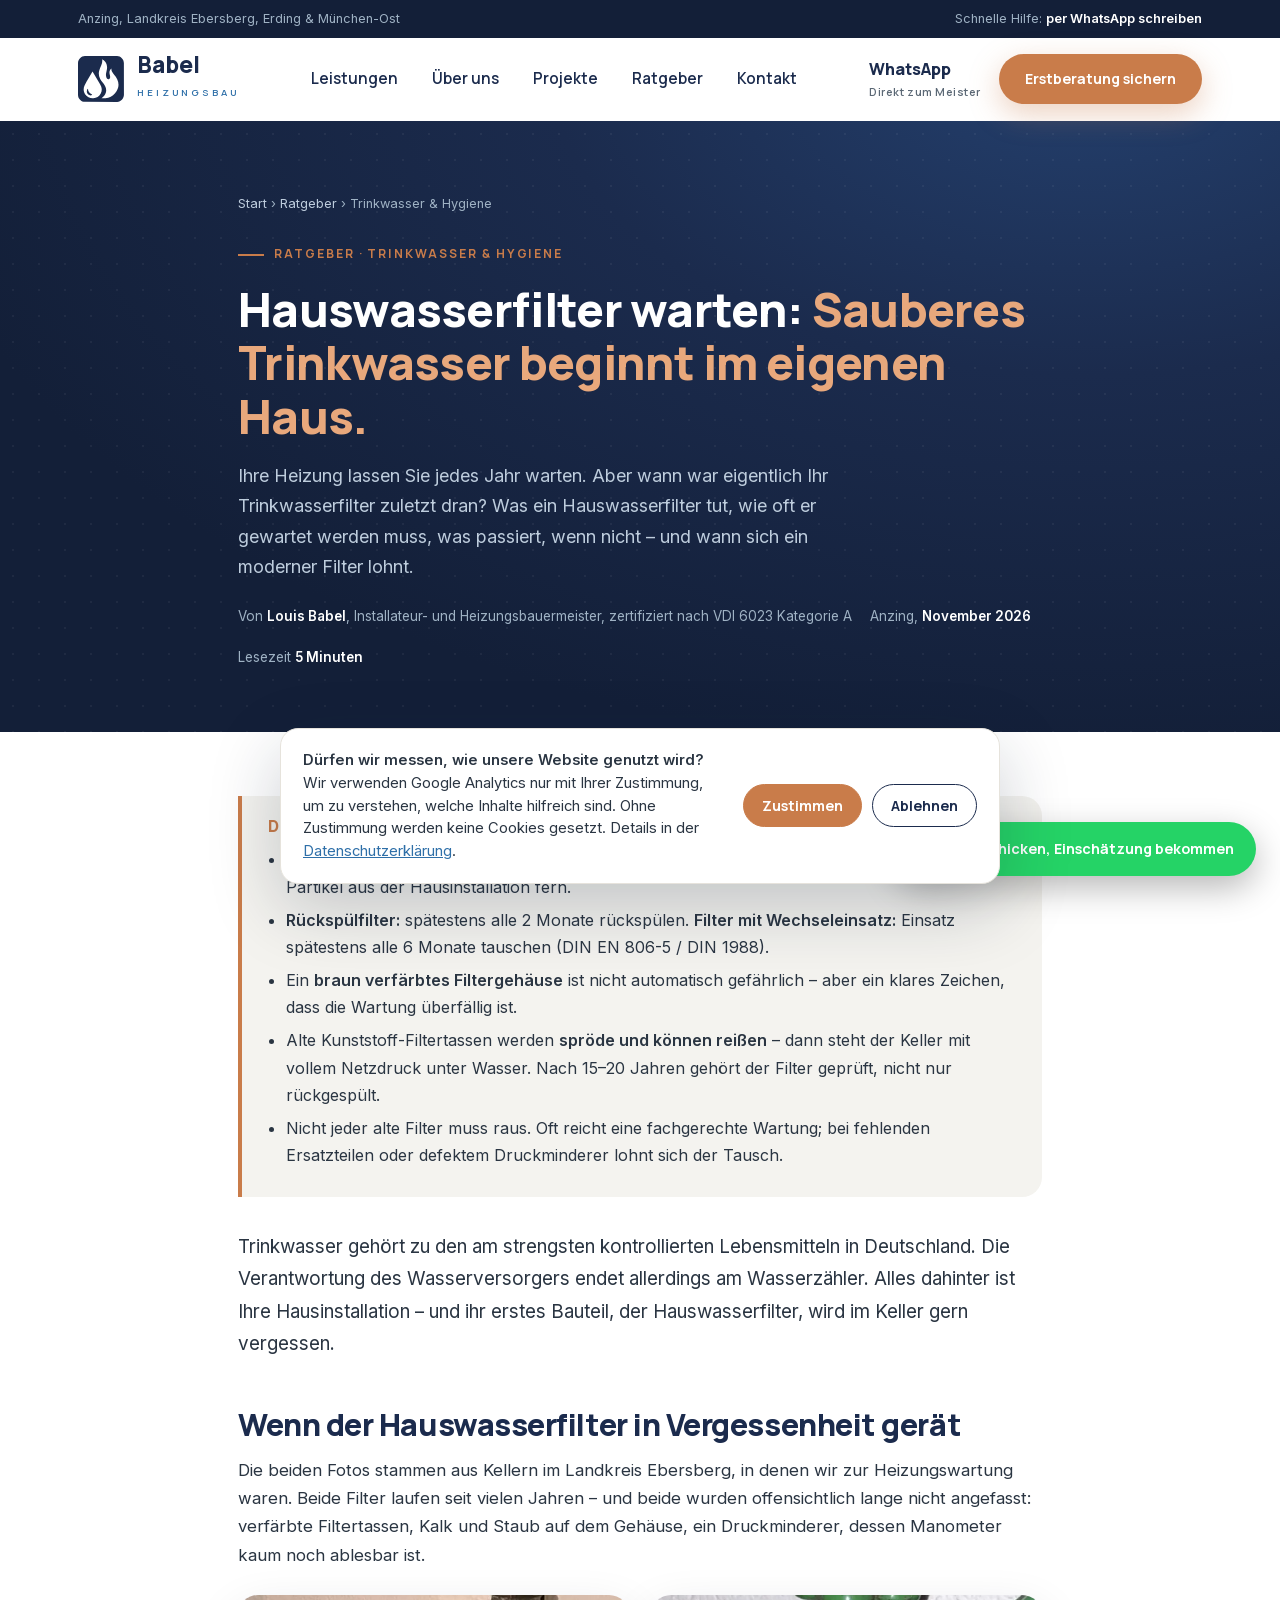
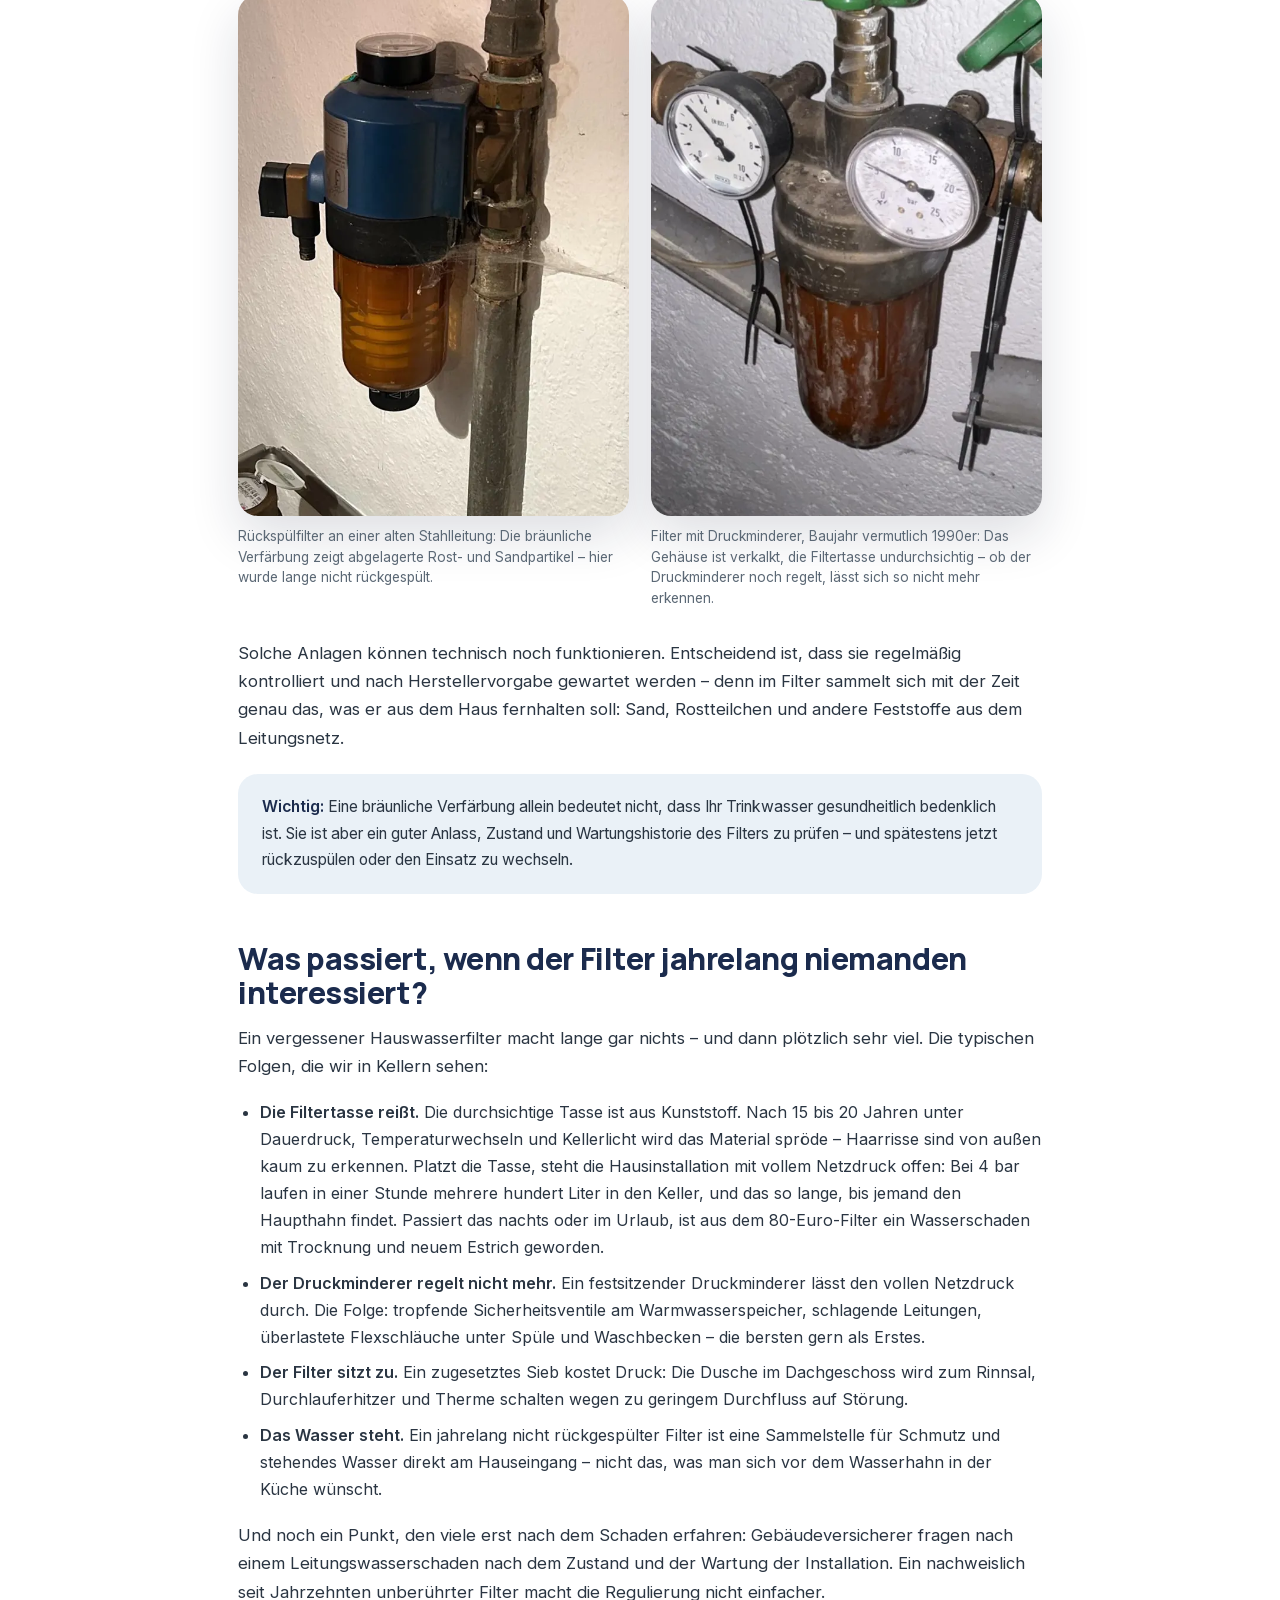
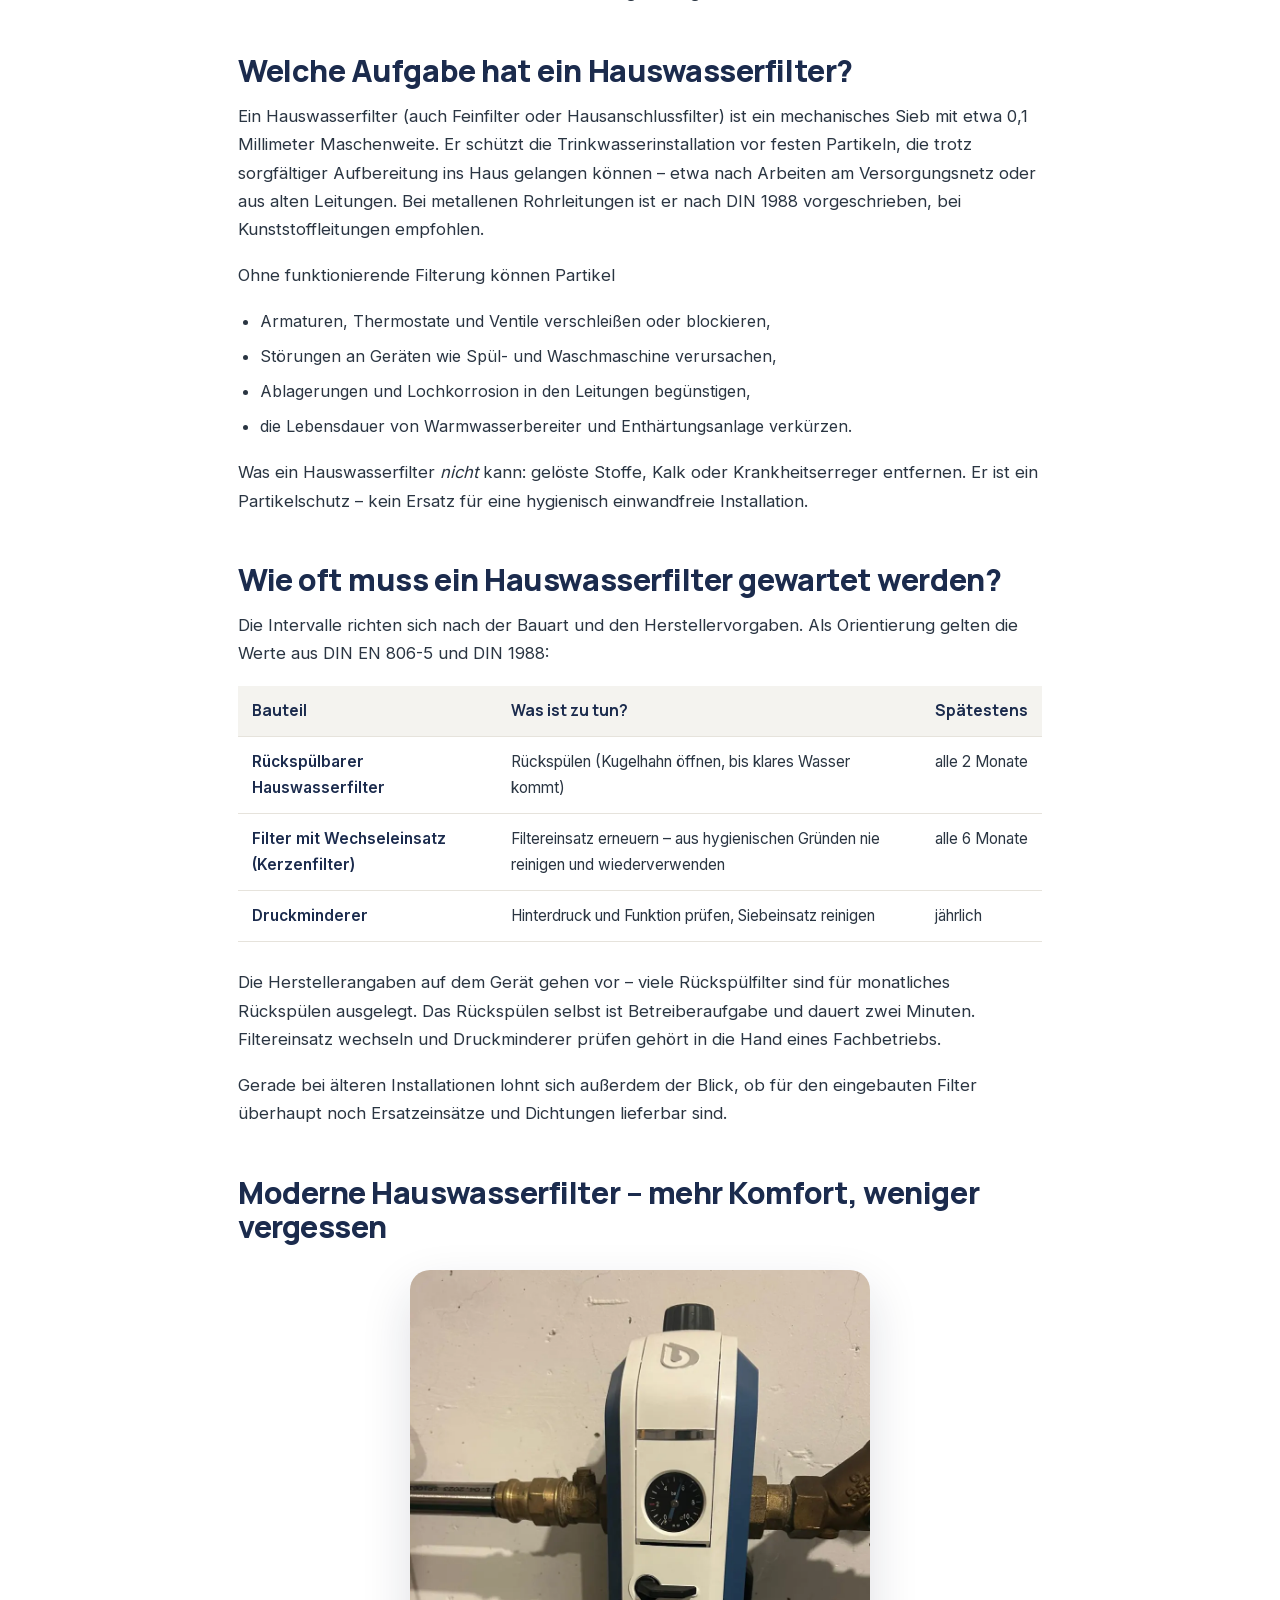
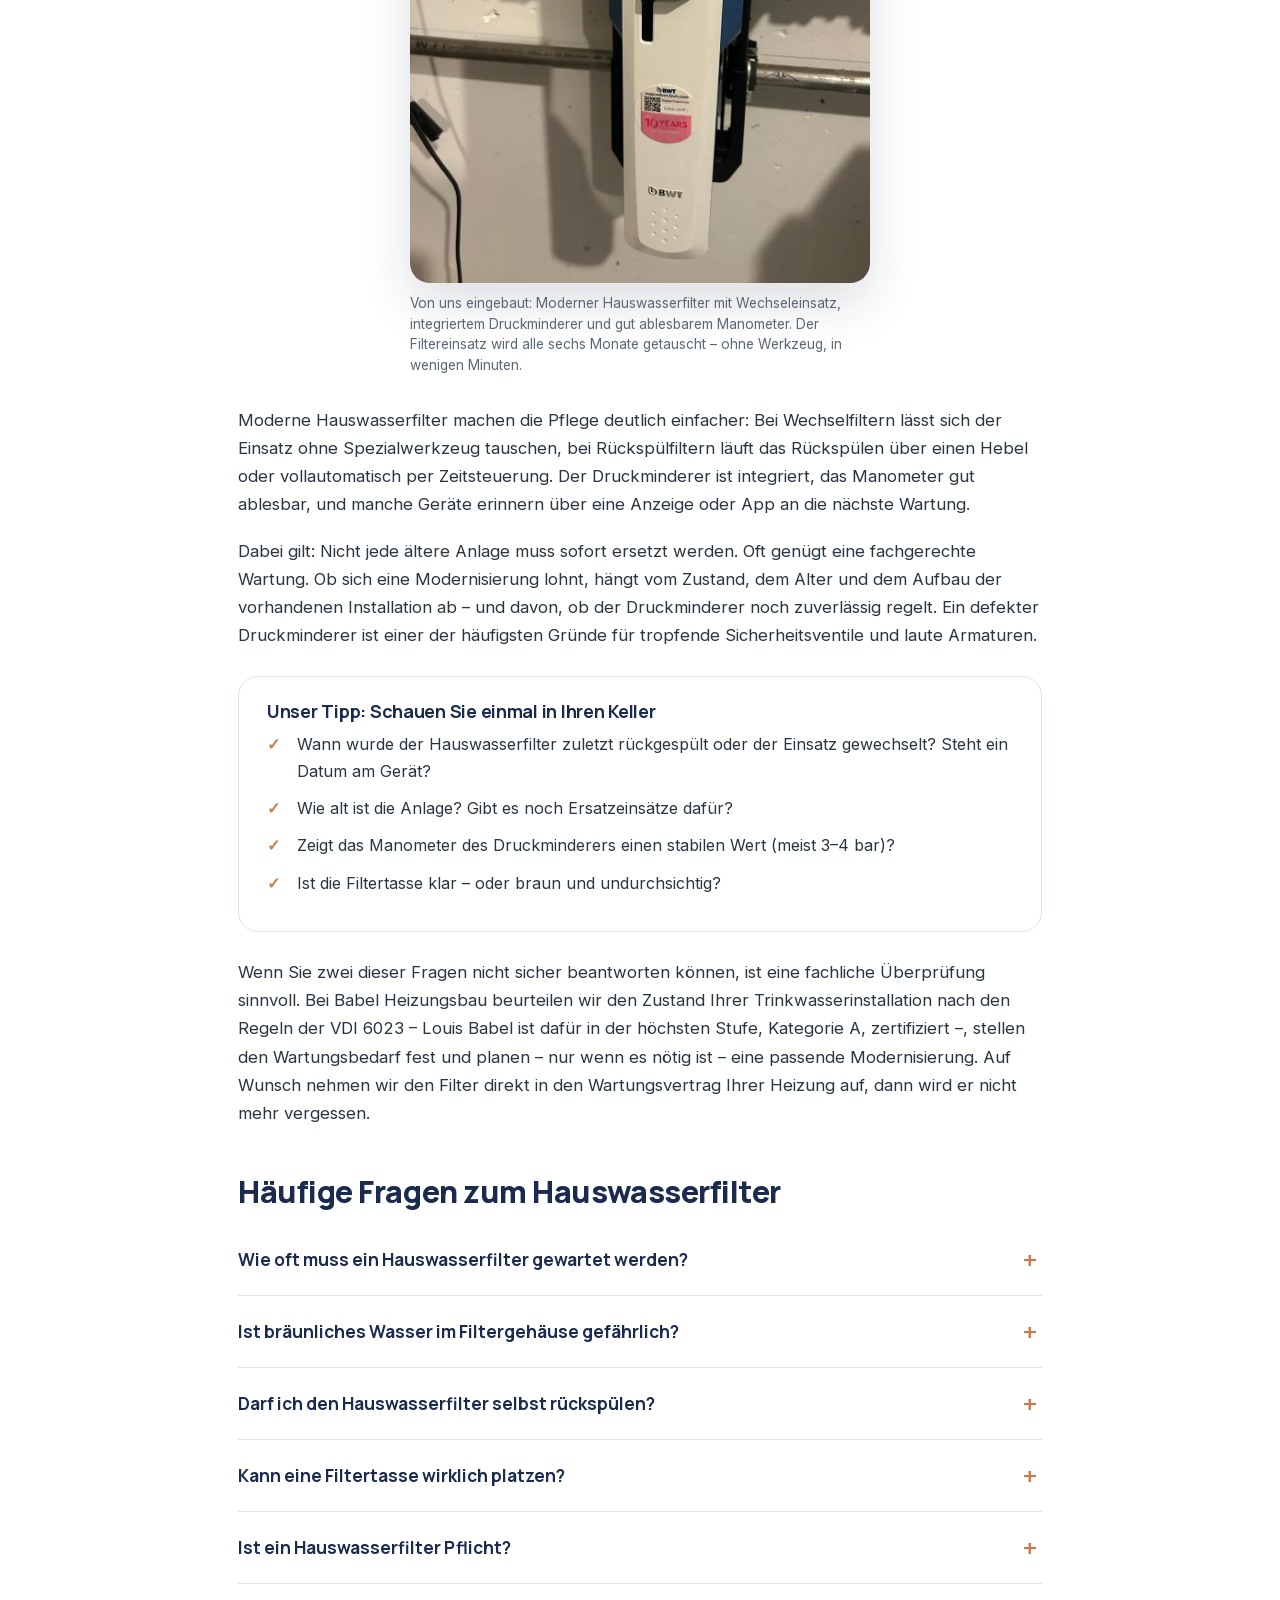
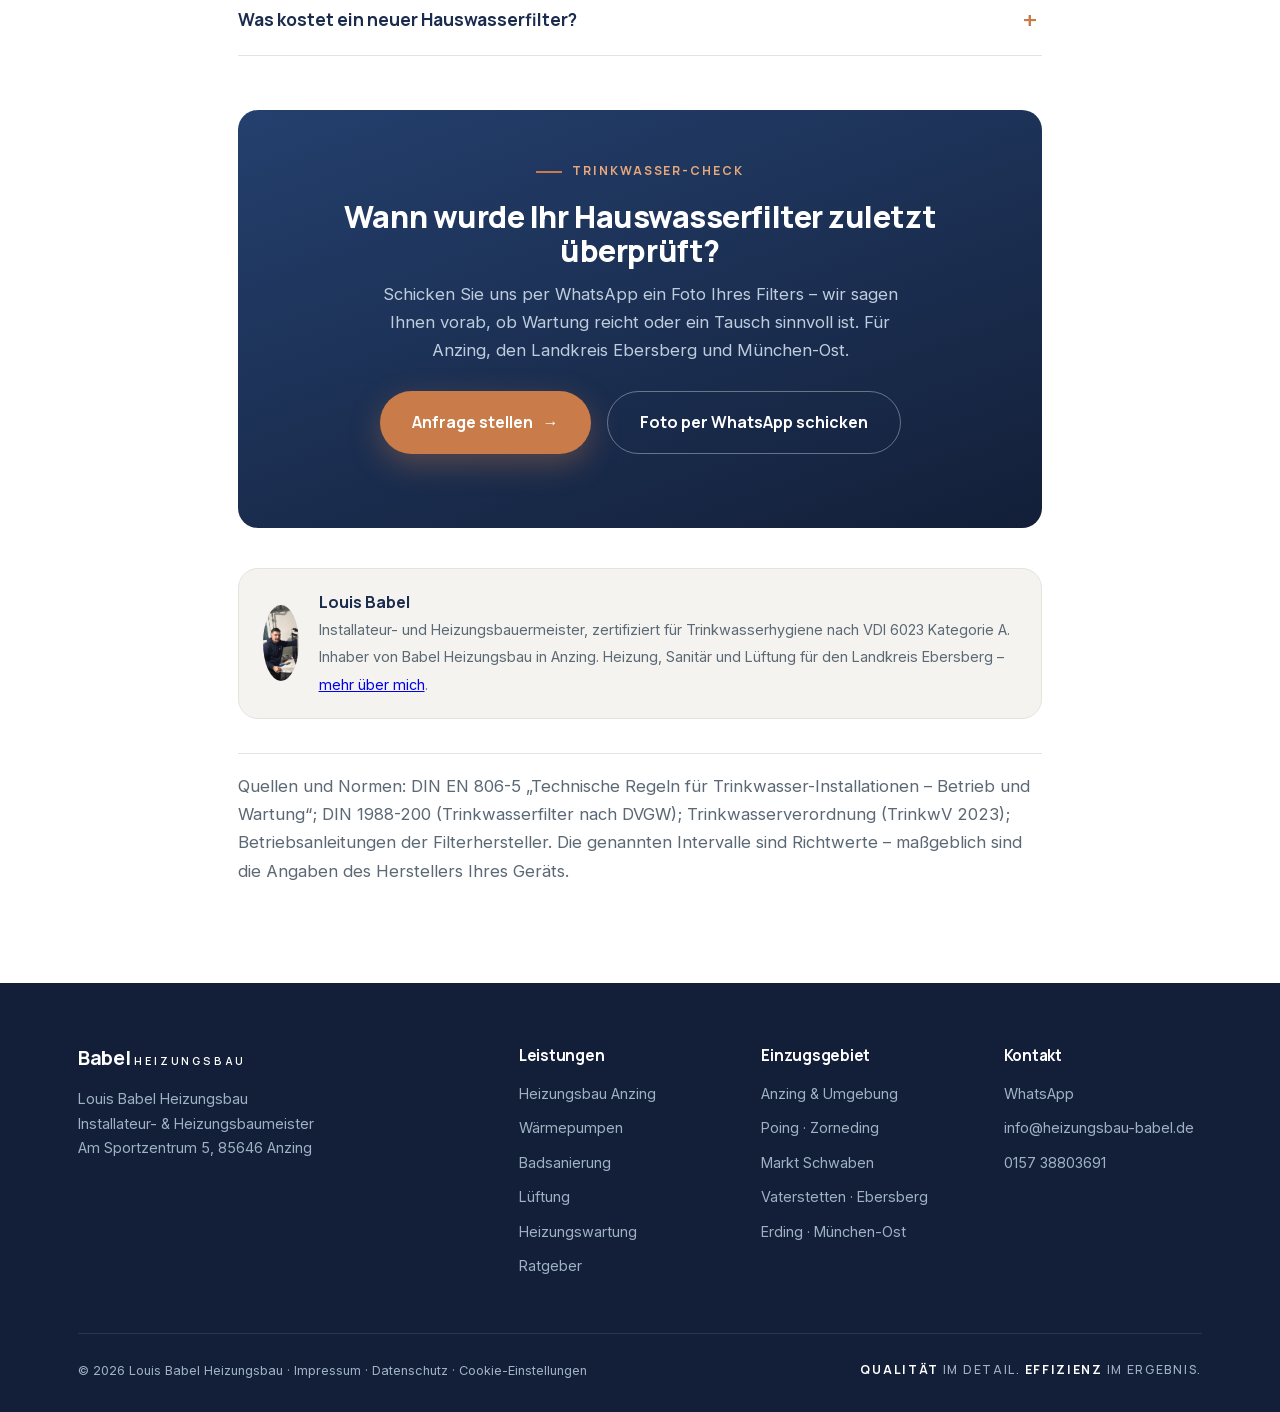
<file: blog/hauswasserfilter-trinkwasserhygiene/index.html>
<!DOCTYPE html>
<html lang="de">
<head>
<meta charset="UTF-8">
<meta name="viewport" content="width=device-width, initial-scale=1">
<title>Hauswasserfilter warten: Trinkwasserhygiene im eigenen Haus | Babel Heizungsbau Anzing</title>
<meta name="description" content="Wann wurde Ihr Hauswasserfilter zuletzt gewartet? Rückspülen, Filtereinsatz wechseln, Druckminderer prüfen – die Intervalle nach DIN EN 806-5 und wann sich ein moderner Filter lohnt. Vom Meisterbetrieb aus Anzing.">
<link rel="canonical" href="https://www.heizungsbau-babel.de/blog/hauswasserfilter-trinkwasserhygiene/">
<meta property="og:type" content="article">
<meta property="og:locale" content="de_DE">
<meta property="og:title" content="Hauswasserfilter warten: Trinkwasserhygiene im eigenen Haus | Babel Heizungsbau Anzing">
<meta property="og:description" content="Wann wurde Ihr Hauswasserfilter zuletzt gewartet? Rückspülen, Filtereinsatz wechseln, Druckminderer prüfen – die Intervalle nach DIN EN 806-5 und wann sich ein moderner Filter lohnt. Vom Meisterbetrieb aus Anzing.">
<meta property="og:url" content="https://www.heizungsbau-babel.de/blog/hauswasserfilter-trinkwasserhygiene/">
<meta property="og:site_name" content="Babel Heizungsbau">
<meta property="og:image" content="https://www.heizungsbau-babel.de/images/blog-hauswasserfilter-bwt-modern.jpg">
<meta property="og:image:width" content="1200">
<meta property="og:image:height" content="630">
<meta name="twitter:card" content="summary_large_image">
<meta name="twitter:image" content="https://www.heizungsbau-babel.de/images/blog-hauswasserfilter-bwt-modern.jpg">
<link rel="preload" href="/fonts/manrope-latin.woff2" as="font" type="font/woff2" crossorigin>
<link rel="preload" href="/fonts/inter-latin.woff2" as="font" type="font/woff2" crossorigin>
<link rel="stylesheet" href="/fonts/fonts.css">
<script src="/consent.js" defer></script>
<script type="application/ld+json">{"@context": "https://schema.org", "@graph": [{"@type": "Article", "@id": "https://www.heizungsbau-babel.de/blog/hauswasserfilter-trinkwasserhygiene/#article", "headline": "Hauswasserfilter warten: Sauberes Trinkwasser beginnt im eigenen Haus", "description": "Wann wurde Ihr Hauswasserfilter zuletzt gewartet? Rückspülen, Filtereinsatz wechseln, Druckminderer prüfen – die Intervalle nach DIN EN 806-5 und wann sich ein moderner Filter lohnt. Vom Meisterbetrieb aus Anzing.", "inLanguage": "de-DE", "datePublished": "2026-11-07", "dateModified": "2026-11-07", "mainEntityOfPage": "https://www.heizungsbau-babel.de/blog/hauswasserfilter-trinkwasserhygiene/", "image": ["https://www.heizungsbau-babel.de/images/blog-hauswasserfilter-bwt-modern.jpg", "https://www.heizungsbau-babel.de/images/blog-hauswasserfilter-alt-verfaerbt.jpg", "https://www.heizungsbau-babel.de/images/blog-hauswasserfilter-alt-verkalkt.jpg"], "author": {"@type": "Person", "name": "Louis Babel", "jobTitle": "Installateur- und Heizungsbauermeister", "hasCredential": [{"@type": "EducationalOccupationalCredential", "name": "Meisterbrief Installateur- und Heizungsbauer"}, {"@type": "EducationalOccupationalCredential", "name": "VDI 6023 Kategorie A – Hygiene in Trinkwasser-Installationen"}], "knowsAbout": ["Trinkwasserhygiene", "Hauswasserfilter", "Heizungsbau", "Wärmepumpen"], "worksFor": {"@id": "https://www.heizungsbau-babel.de/#business"}}, "publisher": {"@type": "Organization", "@id": "https://www.heizungsbau-babel.de/#business", "name": "Babel Heizungsbau", "url": "https://www.heizungsbau-babel.de"}, "about": ["Hauswasserfilter", "Trinkwasserhygiene", "Trinkwasserinstallation"], "keywords": "Hauswasserfilter warten, Rückspülfilter, Wasserfilter Hausanschluss wechseln, Trinkwasserhygiene, Druckminderer, Anzing, Landkreis Ebersberg"}, {"@type": "FAQPage", "@id": "https://www.heizungsbau-babel.de/blog/hauswasserfilter-trinkwasserhygiene/#faq", "mainEntity": [{"@type": "Question", "name": "Wie oft muss ein Hauswasserfilter gewartet werden?", "acceptedAnswer": {"@type": "Answer", "text": "Rückspülbare Filter sollten spätestens alle zwei Monate rückgespült werden, bei Filtern mit Wechseleinsatz ist der Einsatz spätestens alle sechs Monate zu erneuern (DIN EN 806-5 bzw. DIN 1988). Herstellerangaben können kürzere Intervalle vorsehen."}}, {"@type": "Question", "name": "Ist bräunliches Wasser im Filtergehäuse gefährlich?", "acceptedAnswer": {"@type": "Answer", "text": "Nicht automatisch. Eine braune Verfärbung zeigt meist abgelagerte Partikel wie Rost oder Sand. Sie ist aber ein deutliches Zeichen, dass die Wartung überfällig ist – spätestens jetzt sollte der Filter rückgespült oder der Einsatz gewechselt werden."}}, {"@type": "Question", "name": "Darf ich den Hauswasserfilter selbst rückspülen?", "acceptedAnswer": {"@type": "Answer", "text": "Das Rückspülen ist eine Betreiberaufgabe und für Hausbesitzer in wenigen Minuten erledigt – die Anleitung steht meist auf dem Gerät. Der Wechsel eines Filtereinsatzes und die Prüfung des Druckminderers gehören in die Hand eines Fachbetriebs, weil dabei hygienisch gearbeitet werden muss."}}, {"@type": "Question", "name": "Kann eine Filtertasse wirklich platzen?", "acceptedAnswer": {"@type": "Answer", "text": "Ja. Die durchsichtigen Filtertassen bestehen aus Kunststoff, der mit den Jahren spröde wird – vor allem bei hohem Druck, Temperaturschwankungen und UV-Licht. Viele Hersteller empfehlen deshalb, die Tasse nach rund 10 Jahren zu tauschen. Reißt sie, läuft das Wasser mit vollem Netzdruck in den Keller, bis der Haupthahn geschlossen wird."}}, {"@type": "Question", "name": "Ist ein Hauswasserfilter Pflicht?", "acceptedAnswer": {"@type": "Answer", "text": "Bei metallenen Trinkwasserleitungen ist ein Feinfilter nach DIN 1988 vorgeschrieben, bei Kunststoffleitungen wird er empfohlen. In nahezu jedem Haus im Landkreis Ebersberg sitzt deshalb direkt hinter dem Wasserzähler ein Filter."}}, {"@type": "Question", "name": "Was kostet ein neuer Hauswasserfilter?", "acceptedAnswer": {"@type": "Answer", "text": "Das hängt von Bauart und Ausstattung ab – ein Rückspülfilter mit Druckminderer liegt inklusive Montage meist im niedrigen bis mittleren dreistelligen Bereich. Oft reicht aber eine fachgerechte Wartung der bestehenden Anlage. Wir sagen Ihnen vor Ort ehrlich, was nötig ist."}}]}, {"@type": "BreadcrumbList", "itemListElement": [{"@type": "ListItem", "position": 1, "name": "Start", "item": "https://www.heizungsbau-babel.de/"}, {"@type": "ListItem", "position": 2, "name": "Ratgeber", "item": "https://www.heizungsbau-babel.de/blog/"}, {"@type": "ListItem", "position": 3, "name": "Hauswasserfilter warten", "item": "https://www.heizungsbau-babel.de/blog/hauswasserfilter-trinkwasserhygiene/"}]}]}</script>
<style>
:root{
  --marine:#1B2B4D; --marine-dark:#131F38; --marine-soft:#24406E;
  --blau:#2E6FA8; --blau-hell:#EAF1F7;
  --kupfer:#C97C4A; --kupfer-hell:#E8A87C; --kupfer-dunkel:#B36A3C;
  --grau:#F4F3EF; --linie:#E6E3DC; --text:#2A3542; --text-soft:#5B6875; --weiss:#FFFFFF;
  --radius:20px; --ease:cubic-bezier(.22,.9,.24,1);
}
*{margin:0;padding:0;box-sizing:border-box}
html{scroll-behavior:smooth}
::selection{background:var(--kupfer);color:#fff}
body{font-family:'Inter',sans-serif;color:var(--text);line-height:1.7;background:var(--weiss);-webkit-font-smoothing:antialiased}
h1,h2,h3,h4{font-family:'Manrope',sans-serif;color:var(--marine);line-height:1.12;letter-spacing:-.015em}
img{max-width:100%;display:block}
.wrap{max-width:1180px;margin:0 auto;padding:0 28px}
section{padding:110px 0}
.kicker{display:inline-flex;align-items:center;gap:10px;font-family:'Manrope',sans-serif;font-weight:700;font-size:.76rem;letter-spacing:.16em;text-transform:uppercase;color:var(--kupfer);margin-bottom:18px}
.kicker::before{content:"";width:26px;height:2px;background:var(--kupfer)}
h2{font-size:clamp(1.9rem,3.8vw,2.9rem);font-weight:800;margin-bottom:20px;max-width:720px}
.lead{font-size:1.12rem;color:var(--text-soft);max-width:620px}
.btn{display:inline-flex;align-items:center;gap:10px;font-family:'Manrope',sans-serif;font-weight:700;font-size:1rem;padding:17px 32px;border-radius:100px;text-decoration:none;transition:transform .3s var(--ease),box-shadow .3s var(--ease),background .3s;cursor:pointer;border:none}
.btn-primary{background:var(--kupfer);color:#fff;box-shadow:0 10px 30px rgba(201,124,74,.35)}
.btn-primary:hover{background:var(--kupfer-dunkel);transform:translateY(-3px);box-shadow:0 16px 36px rgba(201,124,74,.4)}
.btn-ghost{border:1.5px solid rgba(255,255,255,.35);color:#fff;background:transparent}
.btn-ghost:hover{background:rgba(255,255,255,.1);transform:translateY(-3px)}
.btn-dark{background:var(--marine);color:#fff}
.btn-dark:hover{background:var(--marine-dark);transform:translateY(-3px)}
.btn .arr{transition:transform .3s var(--ease)}
.btn:hover .arr{transform:translateX(4px)}

/* Reveal-Animationen */
.reveal{opacity:0;transform:translateY(36px);transition:opacity .9s var(--ease),transform .9s var(--ease)}
.reveal.in{opacity:1;transform:none}
.reveal-l{opacity:0;transform:translateX(-40px);transition:opacity .9s var(--ease),transform .9s var(--ease)}
.reveal-l.in{opacity:1;transform:none}
.reveal-r{opacity:0;transform:translateX(40px);transition:opacity .9s var(--ease),transform .9s var(--ease)}
.reveal-r.in{opacity:1;transform:none}
.d1{transition-delay:.12s}.d2{transition-delay:.24s}.d3{transition-delay:.36s}.d4{transition-delay:.48s}.d5{transition-delay:.6s}
@media (prefers-reduced-motion: reduce){
  .reveal,.reveal-l,.reveal-r{opacity:1;transform:none;transition:none}
  .marquee-track{animation:none!important}
}

/* Topbar + Header */
.topbar{background:var(--marine-dark);color:#9FB2C4;font-size:.8rem;padding:8px 0}
.topbar .wrap{display:flex;justify-content:space-between;gap:16px;flex-wrap:wrap}
.topbar a{color:#fff;text-decoration:none;font-weight:600}
header{position:sticky;top:0;z-index:100;background:rgba(255,255,255,.92);backdrop-filter:blur(14px);border-bottom:1px solid transparent;transition:box-shadow .3s,border-color .3s}
header.scrolled{border-color:var(--linie);box-shadow:0 8px 30px rgba(19,31,56,.07)}
.nav{display:flex;align-items:center;justify-content:space-between;height:82px}
.logo{display:flex;align-items:center;gap:13px;text-decoration:none}
.logo-text{font-family:'Manrope',sans-serif;color:var(--marine)}
.logo-text b{display:block;font-weight:800;font-size:1.4rem;line-height:1.05}
.logo-text span{font-weight:600;font-size:.6rem;letter-spacing:.3em;color:var(--blau)}
nav ul{display:flex;gap:34px;list-style:none}
nav a{font-family:'Manrope',sans-serif;font-weight:600;font-size:.95rem;color:var(--marine);text-decoration:none;position:relative;padding:6px 0}
nav a::after{content:"";position:absolute;left:0;bottom:0;width:0;height:2px;background:var(--kupfer);transition:width .3s var(--ease)}
nav a:hover::after{width:100%}
.nav-cta{display:flex;align-items:center;gap:18px}
.tel-head{font-family:'Manrope',sans-serif;font-weight:800;color:var(--marine);text-decoration:none;font-size:1rem}
.tel-head small{display:block;font-weight:600;font-size:.68rem;color:var(--text-soft);letter-spacing:.05em}
.burger{display:none;background:none;border:none;font-size:1.7rem;color:var(--marine);cursor:pointer}

/* Hero */
.hero{background:radial-gradient(1200px 700px at 85% -10%,var(--marine-soft) 0%,var(--marine) 45%,var(--marine-dark) 100%);color:#fff;padding:96px 0 130px;position:relative;overflow:hidden}
.hero::before{content:"";position:absolute;inset:0;background-image:radial-gradient(rgba(255,255,255,.05) 1px,transparent 1px);background-size:26px 26px;pointer-events:none}
.hero .wrap{position:relative;display:grid;grid-template-columns:1.2fr .8fr;gap:64px;align-items:center}
.hero-visual{justify-self:end;width:100%;max-width:440px}
.hero .kicker{color:var(--kupfer-hell)}
.hero .kicker::before{background:var(--kupfer-hell)}
.hero h1{color:#fff;font-size:clamp(2.3rem,5vw,3.7rem);font-weight:800;margin-bottom:24px}
.hero h1 em{font-style:normal;color:var(--kupfer-hell)}
.hero p{font-size:1.14rem;color:#BECDDD;max-width:540px;margin-bottom:38px}
.hero-btns{display:flex;gap:16px;flex-wrap:wrap;margin-bottom:30px}
.hero-trust{display:flex;gap:22px;flex-wrap:wrap;font-size:.86rem;color:#9FB2C4}
.hero-trust span{display:flex;align-items:center;gap:7px}
.hero-trust b{color:var(--kupfer-hell)}
.hero-visual{position:relative}
.hero-img{border-radius:var(--radius);overflow:hidden;box-shadow:0 40px 90px rgba(0,0,0,.45);aspect-ratio:4/5;max-height:600px}
.hero-img picture,.hero-img img{display:block;width:100%;height:100%;object-fit:cover;object-position:center 30%}
.hero-img img{width:100%;aspect-ratio:4/5;object-fit:cover}
.float-card{position:absolute;left:-40px;bottom:36px;background:rgba(255,255,255,.97);color:var(--text);border-radius:16px;padding:18px 22px;max-width:270px;box-shadow:0 24px 60px rgba(0,0,0,.35);animation:floaty 5.5s ease-in-out infinite}
.float-card b{font-family:'Manrope',sans-serif;color:var(--marine);display:block;margin-bottom:4px;font-size:.95rem}
.float-card small{font-size:.82rem;color:var(--text-soft);line-height:1.5;display:block}
.badge{position:absolute;top:-20px;right:-14px;background:var(--kupfer);color:#fff;font-family:'Manrope',sans-serif;font-weight:800;font-size:.78rem;letter-spacing:.1em;padding:12px 20px;border-radius:100px;box-shadow:0 14px 34px rgba(201,124,74,.5);animation:floaty 4.5s ease-in-out infinite reverse}
@keyframes floaty{0%,100%{transform:translateY(0)}50%{transform:translateY(-10px)}}

/* Marquee */
.marquee{background:var(--grau);border-top:1px solid var(--linie);border-bottom:1px solid var(--linie);overflow:hidden;padding:18px 0}
.marquee-track{display:flex;gap:56px;white-space:nowrap;animation:marq 30s linear infinite;width:max-content}
.marquee-track span{font-family:'Manrope',sans-serif;font-weight:800;font-size:1rem;letter-spacing:.22em;color:var(--marine);opacity:.5;display:flex;align-items:center;gap:56px}
.marquee-track span::after{content:"◆";color:var(--kupfer);font-size:.7rem;opacity:.9}
@keyframes marq{to{transform:translateX(-50%)}}

/* Leistungen */
.services{background:var(--weiss)}
.sec-head{display:flex;justify-content:space-between;align-items:flex-end;gap:40px;flex-wrap:wrap;margin-bottom:56px}
.cards{display:grid;grid-template-columns:repeat(3,1fr);gap:22px}
.card{background:var(--grau);border:1px solid var(--linie);border-radius:var(--radius);padding:36px 30px;transition:transform .4s var(--ease),box-shadow .4s var(--ease),background .4s;display:flex;flex-direction:column;position:relative;overflow:hidden}
.card::after{content:"";position:absolute;inset:auto -30% -60% auto;width:220px;height:220px;border-radius:50%;background:radial-gradient(circle,rgba(201,124,74,.14),transparent 70%);opacity:0;transition:opacity .4s}
.card:hover{transform:translateY(-7px);box-shadow:0 26px 60px rgba(19,31,56,.12);background:#fff}
.card:hover::after{opacity:1}
.card .icon-img{width:46px;height:46px;margin-bottom:20px;object-fit:contain}
.card svg{width:44px;height:44px;stroke:var(--marine);margin-bottom:20px}
.card h3{font-size:1.22rem;font-weight:800;margin-bottom:4px}
.card .benefit{font-size:.86rem;font-weight:700;color:var(--kupfer);font-family:'Manrope',sans-serif;margin-bottom:12px;display:block}
.card p{font-size:.95rem;color:var(--text-soft);flex:1}
.card a{font-family:'Manrope',sans-serif;font-weight:700;font-size:.9rem;color:var(--marine);text-decoration:none;margin-top:20px;display:inline-flex;align-items:center;gap:8px}
.card a .arr{transition:transform .3s var(--ease);color:var(--kupfer)}
.card a:hover .arr{transform:translateX(5px)}

/* Warum / Nutzen */
.why{background:var(--marine);color:#fff;position:relative;overflow:hidden}
.why::before{content:"";position:absolute;right:-200px;top:-200px;width:640px;height:640px;border-radius:50%;background:radial-gradient(circle,rgba(201,124,74,.16),transparent 70%)}
.why h2,.why h3{color:#fff}
.why .wrap{display:grid;grid-template-columns:.95fr 1.05fr;gap:70px;align-items:center;position:relative}
.why-img{border-radius:var(--radius);overflow:hidden;box-shadow:0 30px 80px rgba(0,0,0,.4)}
.why-img picture{display:block;aspect-ratio:4/5}
.why-img img{display:block;width:100%;height:100%;object-fit:cover;object-position:center 20%;transition:transform 1.2s var(--ease)}
.why-img:hover img{transform:scale(1.04)}
.img-placeholder{aspect-ratio:4/5;background:linear-gradient(160deg,var(--marine-soft),var(--marine-dark));display:flex;align-items:center;justify-content:center;text-align:center;color:#7E97AE;font-family:'Manrope',sans-serif;font-weight:600;letter-spacing:.1em;font-size:.85rem;line-height:2;padding:24px}
.why .lead{color:#BECDDD}
.why-list{list-style:none;margin:34px 0 38px;display:grid;gap:18px}
.why-list li{display:flex;gap:16px;align-items:flex-start}
.why-list .tick{flex-shrink:0;width:30px;height:30px;border-radius:50%;background:var(--kupfer);display:flex;align-items:center;justify-content:center;font-weight:800;font-size:.8rem;margin-top:3px}
.why-list b{font-family:'Manrope',sans-serif;display:block;font-size:1.02rem}
.why-list span{font-size:.9rem;color:#9FB2C4}

/* Prozess */
.process{background:var(--grau)}
.steps{display:grid;grid-template-columns:repeat(5,1fr);gap:0;margin-top:60px;position:relative}
.steps::before{content:"";position:absolute;top:29px;left:9%;right:9%;height:2px;background:var(--linie)}
.step{text-align:center;padding:0 14px;position:relative}
.step-nr{width:58px;height:58px;border-radius:50%;background:#fff;border:2px solid var(--linie);color:var(--marine);font-family:'Manrope',sans-serif;font-weight:800;font-size:1.2rem;display:flex;align-items:center;justify-content:center;margin:0 auto 18px;position:relative;z-index:1;transition:background .4s,color .4s,border-color .4s,transform .4s var(--ease)}
.step:hover .step-nr{background:var(--kupfer);border-color:var(--kupfer);color:#fff;transform:scale(1.1)}
.step h4{font-size:1rem;font-weight:800;margin-bottom:6px}
.step p{font-size:.85rem;color:var(--text-soft)}
.step small{display:block;font-family:'Manrope',sans-serif;font-weight:700;font-size:.72rem;letter-spacing:.08em;color:var(--kupfer);margin-top:8px;text-transform:uppercase}

/* Referenzen */
.refs{background:var(--weiss)}
.ref-grid{display:grid;grid-template-columns:repeat(3,1fr);gap:24px}
.ref{border-radius:var(--radius);overflow:hidden;position:relative;border:1px solid var(--linie);background:#fff;transition:transform .4s var(--ease),box-shadow .4s var(--ease)}
.ref:hover{transform:translateY(-7px);box-shadow:0 30px 70px rgba(19,31,56,.14)}
.ref-img{aspect-ratio:16/11;overflow:hidden}
.ref-img img{width:100%;height:100%;object-fit:cover;transition:transform 1.1s var(--ease)}
.ref:hover .ref-img img{transform:scale(1.06)}
.ref-body{padding:26px}
.ref-body .tag{display:inline-block;background:var(--blau-hell);color:var(--marine);font-size:.7rem;font-weight:800;font-family:'Manrope',sans-serif;letter-spacing:.08em;padding:5px 12px;border-radius:100px;margin-bottom:14px}
.ref-body h3{font-size:1.08rem;margin-bottom:8px}
.ref-body p{font-size:.9rem;color:var(--text-soft)}
.ref-body em{color:var(--kupfer);font-style:normal;font-weight:600}
.ref-grid-4{grid-template-columns:repeat(3,1fr);gap:20px}
.ref-grid-4 .ref-wide{grid-column:span 2}
.ref-grid-4 .ref-wide .ref-img{aspect-ratio:auto;display:grid;grid-template-columns:1fr 1fr;gap:4px}
.ref-grid-4 .ref-wide .ref-img picture{position:relative;aspect-ratio:3/4;display:block;overflow:hidden}
.ref-grid-4 .ref-wide .ref-img img{width:100%;height:100%;object-fit:cover}
.ba-label{position:absolute;left:12px;top:12px;background:rgba(19,31,56,.78);color:#fff;font-family:'Manrope',sans-serif;font-weight:700;font-size:.68rem;letter-spacing:.12em;padding:5px 10px;border-radius:100px;z-index:2}
.ba-label.after{background:var(--kupfer)}
.ref-grid-4 .ref-img{aspect-ratio:3/4}
.ref-grid-4 .ref-body{padding:18px 20px 20px}
.ref-grid-4 .ref-body h3{font-size:1rem;margin-bottom:4px}
.ref-grid-4 .ref-body p{font-size:.86rem}

/* Stimmen */
.quotes-sec{background:var(--grau)}
.quotes{display:grid;grid-template-columns:repeat(3,1fr);gap:22px}
.quote{background:#fff;border:1px solid var(--linie);border-radius:var(--radius);padding:34px;position:relative;transition:transform .4s var(--ease),box-shadow .4s var(--ease)}
.quote:hover{transform:translateY(-6px);box-shadow:0 24px 56px rgba(19,31,56,.1)}
.quote::before{content:"“";position:absolute;top:14px;right:26px;font-family:'Manrope',sans-serif;font-size:5rem;line-height:1;color:var(--kupfer);opacity:.16}
.stars{color:var(--kupfer);letter-spacing:4px;margin-bottom:16px;font-size:.95rem}
.quote p{font-size:.97rem;color:var(--text);margin-bottom:18px}
.quote b{font-family:'Manrope',sans-serif;color:var(--marine);font-size:.88rem}
.quote small{display:block;color:var(--text-soft);font-size:.78rem}

/* FAQ */
.faq{background:var(--weiss)}
.faq-list{max-width:820px;margin-top:48px}
.faq-item{border-bottom:1px solid var(--linie)}
.faq-q{width:100%;background:none;border:none;text-align:left;font-family:'Manrope',sans-serif;font-weight:700;font-size:1.08rem;color:var(--marine);padding:24px 44px 24px 0;cursor:pointer;position:relative}
.faq-q::after{content:"+";position:absolute;right:4px;top:50%;transform:translateY(-50%);font-size:1.6rem;font-weight:500;color:var(--kupfer);transition:transform .35s var(--ease)}
.faq-item.open .faq-q::after{transform:translateY(-50%) rotate(45deg)}
.faq-a{max-height:0;overflow:hidden;transition:max-height .5s var(--ease)}
.faq-a p{padding:0 0 24px;color:var(--text-soft);font-size:.97rem;max-width:700px}

/* CTA Panel */
.cta-panel{background:var(--weiss);padding-top:0}
.cta-inner{background:linear-gradient(120deg,var(--marine-dark),var(--marine) 60%,var(--marine-soft));border-radius:28px;padding:74px 60px;text-align:center;color:#fff;position:relative;overflow:hidden}
.cta-inner::before{content:"";position:absolute;inset:0;background-image:radial-gradient(rgba(255,255,255,.06) 1px,transparent 1px);background-size:24px 24px}
.cta-inner h2{color:#fff;margin:0 auto 16px}
.cta-inner p{color:#BECDDD;max-width:560px;margin:0 auto 36px}
.cta-inner .hero-btns{justify-content:center}

/* Kontakt */
.contact{background:var(--grau)}
.contact .wrap{display:grid;grid-template-columns:1fr 1.15fr;gap:60px;align-items:start}
.c-info{list-style:none;margin-top:8px}
.c-info li{display:flex;gap:16px;margin-bottom:24px;align-items:flex-start}
.c-ic{flex-shrink:0;width:44px;height:44px;border-radius:12px;background:#fff;border:1px solid var(--linie);display:flex;align-items:center;justify-content:center}
.c-ic svg{width:20px;height:20px;stroke:var(--kupfer)}
.c-info a{color:var(--marine);font-weight:700;text-decoration:none;font-family:'Manrope',sans-serif}
.c-info span{display:block;font-size:.74rem;color:var(--text-soft);text-transform:uppercase;letter-spacing:.1em;font-family:'Manrope',sans-serif;font-weight:700;margin-bottom:2px}
form{background:#fff;border-radius:var(--radius);padding:42px;box-shadow:0 24px 70px rgba(19,31,56,.1);border:1px solid var(--linie)}
form h3{margin-bottom:6px;font-size:1.35rem}
form .form-sub{font-size:.88rem;color:var(--text-soft);margin-bottom:26px}
.f-row{display:grid;grid-template-columns:1fr 1fr;gap:16px}
label{display:block;font-size:.84rem;font-weight:600;margin:15px 0 6px;color:var(--marine)}
input,select,textarea{width:100%;padding:13px 15px;border:1.5px solid var(--linie);border-radius:12px;font-family:'Inter',sans-serif;font-size:.95rem;background:#FAFAF8;transition:border-color .3s,box-shadow .3s}
input:focus,select:focus,textarea:focus{outline:none;border-color:var(--kupfer);box-shadow:0 0 0 4px rgba(201,124,74,.12)}
form .btn{width:100%;justify-content:center;margin-top:26px;border-radius:14px}
.f-hint{font-size:.76rem;color:#8593A1;margin-top:14px;text-align:center}

/* Footer */
footer{background:var(--marine-dark);color:#9FB2C4;padding:64px 0 30px;font-size:.9rem}
.f-grid{display:grid;grid-template-columns:2fr 1fr 1fr 1fr;gap:44px;margin-bottom:44px}
footer h4{color:#fff;font-size:.95rem;margin-bottom:18px}
footer ul{list-style:none}
footer li{margin-bottom:10px}
footer a{color:#9FB2C4;text-decoration:none;transition:color .3s}
footer a:hover{color:var(--kupfer-hell)}
.f-bottom{border-top:1px solid rgba(255,255,255,.1);padding-top:26px;display:flex;justify-content:space-between;flex-wrap:wrap;gap:12px;font-size:.8rem}
.f-claim{font-family:'Manrope',sans-serif;letter-spacing:.14em;font-size:.76rem;text-transform:uppercase}
.f-claim b{color:#fff}

/* WhatsApp Float */
.wa-float{position:fixed;right:24px;bottom:24px;z-index:200;display:flex;align-items:center;gap:10px;background:#25D366;color:#fff;text-decoration:none;font-family:'Manrope',sans-serif;font-weight:700;font-size:.9rem;padding:14px 22px 14px 16px;border-radius:100px;box-shadow:0 12px 34px rgba(0,0,0,.28);transition:transform .3s var(--ease)}
.wa-float:hover{transform:scale(1.06)}
.wa-float svg{width:26px;height:26px;fill:#fff}

@media(max-width:980px){
  nav ul,.tel-head{display:none}
  .burger{display:block}
  .nav-cta{gap:12px}
  .nav-cta .btn{padding:11px 16px!important;font-size:.82rem!important;white-space:nowrap}
  header.menu-open nav ul{display:flex;flex-direction:column;gap:4px;position:absolute;top:100%;left:0;right:0;background:#fff;border-bottom:1px solid var(--linie);box-shadow:0 24px 48px rgba(19,31,56,.14);padding:14px 28px 22px}
  header.menu-open nav a{display:block;padding:13px 0;font-size:1.05rem;border-bottom:1px solid var(--linie)}
  header.menu-open nav li:last-child a{border-bottom:none}
  header.menu-open nav a::after{display:none}
  section{padding:72px 0}
  .hero .wrap,.why .wrap,.contact .wrap{grid-template-columns:1fr}
  .hero{padding:64px 0 90px}
  .hero-visual{max-width:420px;margin:0 auto;justify-self:center}
  .float-card{left:10px}
  .stats .wrap{grid-template-columns:1fr 1fr}
  .stat{border:none;padding:16px}
  .cards,.ref-grid,.quotes{grid-template-columns:1fr}
  .ref-grid-4{grid-template-columns:1fr 1fr;gap:14px}
  .ref-grid-4 .ref-wide{grid-column:span 2}
  .steps{grid-template-columns:1fr 1fr}
  .steps::before{display:none}
  .f-grid{grid-template-columns:1fr 1fr}
  .f-row{grid-template-columns:1fr}
  .cta-inner{padding:54px 26px}
}

/* --- Blog --- */
.blog-hero{background:radial-gradient(1200px 700px at 85% -10%,var(--marine-soft) 0%,var(--marine) 45%,var(--marine-dark) 100%);color:#fff;padding:72px 0 64px;position:relative;overflow:hidden}
.blog-hero::before{content:"";position:absolute;inset:0;background-image:radial-gradient(rgba(255,255,255,.05) 1px,transparent 1px);background-size:26px 26px;pointer-events:none}
.blog-hero .wrap{position:relative;max-width:860px}
.blog-hero h1{color:#fff;font-size:clamp(1.9rem,4.2vw,2.9rem);font-weight:800;line-height:1.15;margin-bottom:18px}
.blog-hero h1 em{font-style:normal;color:var(--kupfer-hell)}
.blog-hero .sub{font-size:1.12rem;color:#BECDDD;max-width:640px;margin-bottom:22px}
.blog-meta{display:flex;gap:18px;flex-wrap:wrap;font-size:.84rem;color:#9FB2C4}
.blog-meta b{color:#fff;font-weight:600}
.breadcrumb{font-size:.8rem;color:#9FB2C4;margin-bottom:22px}
.breadcrumb a{color:#BECDDD;text-decoration:none}
.breadcrumb a:hover{color:var(--kupfer-hell)}
.article{padding:64px 0 80px}
.article .wrap{max-width:860px}
.article h2{font-size:clamp(1.45rem,2.6vw,1.9rem);margin:48px 0 14px;max-width:none}
.article h3{font-size:1.12rem;margin:28px 0 10px}
.article p{margin-bottom:18px;font-size:1.04rem}
.article ul,.article ol{margin:0 0 18px 22px}
.article li{margin-bottom:8px}
.article .lead{font-size:1.18rem;color:var(--text);max-width:none;margin-bottom:26px}
.keyfacts{background:var(--grau);border-left:4px solid var(--kupfer);border-radius:0 var(--radius) var(--radius) 0;padding:22px 26px;margin:0 0 34px}
.keyfacts h2,.keyfacts h3{margin:0 0 10px;font-size:1rem;text-transform:uppercase;letter-spacing:.1em;color:var(--kupfer);font-family:'Manrope',sans-serif}
.keyfacts ul{margin:0 0 0 18px}
.keyfacts li{margin-bottom:6px}
.figgrid{display:grid;grid-template-columns:1fr 1fr;gap:22px;margin:26px 0 30px}
.article figure{margin:0}
.article figure img{width:100%;height:auto;display:block;border-radius:var(--radius);box-shadow:0 20px 50px rgba(19,31,56,.14)}
.figgrid figure img{aspect-ratio:3/4;object-fit:cover}
.article figcaption{font-size:.86rem;color:var(--text-soft);margin-top:10px;line-height:1.5}
.fig-single{max-width:460px;margin:26px auto 30px}
.notice{background:var(--blau-hell);border-radius:var(--radius);padding:20px 24px;margin:22px 0 28px;font-size:.98rem}
.notice b{color:var(--marine)}
.wtable{width:100%;border-collapse:collapse;margin:14px 0 26px;font-size:.96rem}
.wtable th,.wtable td{text-align:left;padding:12px 14px;border-bottom:1px solid var(--linie);vertical-align:top}
.wtable th{font-family:'Manrope',sans-serif;font-weight:700;color:var(--marine);background:var(--grau)}
.wtable td:first-child{font-weight:600;color:var(--marine)}
.checklist{background:#fff;border:1px solid var(--linie);border-radius:var(--radius);padding:24px 28px;margin:26px 0}
.checklist li{list-style:none;padding-left:30px;position:relative;margin-bottom:10px}
.checklist li::before{content:"✓";position:absolute;left:0;top:0;color:var(--kupfer);font-weight:800}
.checklist ul{margin:0}
.article .faq-list{margin-top:10px}
.cta-box{background:linear-gradient(160deg,var(--marine-soft),var(--marine-dark));color:#fff;border-radius:var(--radius);padding:44px 40px;margin:54px 0 0;text-align:center}
.cta-box h2{color:#fff;margin:0 auto 12px;max-width:600px}
.cta-box p{color:#BECDDD;max-width:560px;margin:0 auto 26px}
.author{display:flex;gap:20px;align-items:center;border:1px solid var(--linie);border-radius:var(--radius);padding:20px 24px;margin:40px 0 0;background:var(--grau)}
.author img{width:76px;height:76px;border-radius:50%;object-fit:cover;object-position:center 25%;flex:none}
.author b{display:block;font-family:'Manrope',sans-serif;color:var(--marine)}
.author span{font-size:.9rem;color:var(--text-soft)}
.sources{font-size:.84rem;color:var(--text-soft);margin-top:34px;padding-top:18px;border-top:1px solid var(--linie)}
.sources a{color:var(--blau)}
.blog-list{display:grid;grid-template-columns:repeat(2,1fr);gap:24px}
.blog-card{border:1px solid var(--linie);border-radius:var(--radius);overflow:hidden;background:#fff;text-decoration:none;color:inherit;display:grid;grid-template-columns:190px 1fr;transition:transform .4s var(--ease),box-shadow .4s var(--ease)}
.blog-card:hover{transform:translateY(-6px);box-shadow:0 24px 60px rgba(19,31,56,.12)}
.blog-card picture,.blog-card img{display:block;width:100%;height:100%;object-fit:cover;object-position:center 30%}
.blog-card picture{min-height:190px}
.blog-card div{padding:22px 24px 26px}
.blog-card h3{font-size:1.12rem;margin:8px 0 8px;color:var(--marine)}
.blog-card p{font-size:.92rem;color:var(--text-soft)}
@media(max-width:700px){.figgrid,.blog-list{grid-template-columns:1fr}.blog-card{grid-template-columns:1fr}.blog-card picture{aspect-ratio:16/8;min-height:0}.cta-box{padding:34px 22px}.author{flex-direction:column;align-items:flex-start}}

#hb-consent{position:fixed;left:16px;right:16px;bottom:16px;z-index:300;display:flex;justify-content:center;pointer-events:none}
#hb-consent .hbc-box{pointer-events:auto;max-width:720px;width:100%;background:#fff;border:1px solid var(--linie);border-radius:18px;box-shadow:0 24px 70px rgba(19,31,56,.22);padding:20px 22px;display:flex;gap:18px;align-items:center;flex-wrap:wrap}
#hb-consent p{margin:0;flex:1 1 360px;font-size:.92rem;line-height:1.55;color:var(--text)}
#hb-consent a{color:var(--blau)}
#hb-consent .hbc-btns{display:flex;gap:10px;flex:0 0 auto}
#hb-consent button{font-family:'Manrope',sans-serif;font-weight:700;font-size:.9rem;padding:11px 18px;border-radius:100px;cursor:pointer;border:1.5px solid var(--marine)}
#hb-consent .hbc-accept{background:var(--kupfer);border-color:var(--kupfer);color:#fff}
#hb-consent .hbc-decline{background:#fff;color:var(--marine)}
@media(max-width:700px){#hb-consent{bottom:84px}#hb-consent .hbc-btns{width:100%}#hb-consent button{flex:1}}
</style>
</head>
<body>
<div class="topbar">
  <div class="wrap">
    <span>Anzing, Landkreis Ebersberg, Erding &amp; München-Ost</span>
    <span>Schnelle Hilfe: <a href="https://wa.me/4915738803691?text=Hallo%2C%20ich%20interessiere%20mich%20f%C3%BCr%20eine%20Beratung.">per WhatsApp schreiben</a></span>
  </div>
</div>
<header id="header">
  <div class="wrap nav">
    <a class="logo" href="/" aria-label="Babel Heizungsbau – Startseite">
      <svg width="46" height="46" viewBox="0 0 214.7 213.99" aria-hidden="true"><path d="M 106.175781 174.539062 C 114.429688 159.191406 110.941406 144.453125 102.382812 130.15625 L 67.792969 72.371094 L 48.546875 105.222656 C 42.433594 115.660156 36.609375 125.546875 31.179688 136.324219 C 24.09375 150.386719 25.09375 166.25 34.007812 179.210938 C 42.207031 191.136719 56.460938 198.019531 71.664062 196.976562 C 86.332031 195.972656 99.070312 187.753906 106.175781 174.539062 Z M 158.445312 72.34375 C 156.097656 67.621094 155.539062 62.8125 156.316406 57.6875 C 150.070312 61.8125 147.277344 68.214844 146.945312 75.382812 C 146.464844 85.652344 152.242188 93.882812 149.273438 102.71875 C 148.484375 105.074219 146.308594 107.351562 144.53125 107.886719 C 138.875 109.585938 134.058594 105.390625 132.238281 99.125 C 130.449219 92.960938 129.847656 86.667969 131.132812 80.355469 L 134.757812 62.59375 C 137.511719 49.109375 134.4375 35.5625 125.941406 24.941406 C 122.355469 20.464844 118.390625 16.808594 112.800781 14.335938 C 114.378906 24.363281 112.742188 33.964844 108.71875 43.261719 C 105.59375 50.476562 102.566406 57.292969 100.003906 64.722656 C 95.15625 78.769531 96.335938 93.503906 103.605469 106.449219 C 106.753906 112.054688 110.300781 117.105469 114.257812 122.21875 C 125.144531 136.28125 135.578125 151.5 130.128906 169.804688 C 126.75 181.152344 119.335938 190.015625 109.679688 196.761719 C 116.398438 196.910156 122.363281 197.234375 128.667969 196.542969 C 146 194.632812 161.472656 186.027344 172.96875 173 C 189.757812 153.984375 194.152344 131.523438 182.851562 108.371094 C 174.875 92.027344 163.96875 83.46875 158.445312 72.34375 Z M 183.175781 213.835938 L 32.539062 213.636719 C 15.472656 213.617188 0.03125 198.382812 0.03125 181.207031 L 0 33.21875 C -0.00390625 16.03125 15.265625 0.144531 32.542969 0.148438 L 182.453125 0.1875 C 199.25 0.191406 214.140625 16.078125 214.167969 32.574219 L 214.40625 181.15625 C 213.324219 198.113281 200.429688 211.953125 183.175781 213.835938 " fill="#1B2B4D" fill-rule="nonzero"/><path d="M 55.15625 183.304688 C 44.164062 180.257812 38.621094 168.53125 42.085938 158.125 C 42.914062 155.636719 44.351562 153.644531 46.433594 152.042969 C 46.835938 164.574219 54.167969 174.816406 66.132812 178.949219 C 64.023438 182.277344 59.699219 184.566406 55.15625 183.304688 " fill="#1B2B4D"/></svg>
      <span class="logo-text"><b>Babel</b><span>HEIZUNGSBAU</span></span>
    </a>
    <nav aria-label="Hauptnavigation">
      <ul>
        <li><a href="/#leistungen">Leistungen</a></li>
        <li><a href="/#warum">Über uns</a></li>
        <li><a href="/#referenzen">Projekte</a></li>
        <li><a href="/blog/" class="active">Ratgeber</a></li>
        <li><a href="/#kontakt">Kontakt</a></li>
      </ul>
    </nav>
    <div class="nav-cta">
      <a class="tel-head" href="https://wa.me/4915738803691?text=Hallo%2C%20ich%20interessiere%20mich%20f%C3%BCr%20eine%20Beratung.">WhatsApp<small>Direkt zum Meister</small></a>
      <a class="btn btn-primary" style="padding:13px 26px;font-size:.9rem" href="/#kontakt">Erstberatung sichern</a>
      <button class="burger" aria-label="Menü öffnen">☰</button>
    </div>
  </div>
</header>
<div class="blog-hero">
  <div class="wrap">
    <div class="breadcrumb"><a href="/">Start</a> › <a href="/blog/">Ratgeber</a> › Trinkwasser &amp; Hygiene</div>
    <span class="kicker">Ratgeber · Trinkwasser &amp; Hygiene</span>
    <h1>Hauswasserfilter warten: <em>Sauberes Trinkwasser beginnt im eigenen Haus.</em></h1>
    <p class="sub">Ihre Heizung lassen Sie jedes Jahr warten. Aber wann war eigentlich Ihr Trinkwasserfilter zuletzt dran? Was ein Hauswasserfilter tut, wie oft er gewartet werden muss, was passiert, wenn nicht – und wann sich ein moderner Filter lohnt.</p>
    <div class="blog-meta"><span>Von <b>Louis Babel</b>, Installateur- und Heizungsbauermeister, zertifiziert nach VDI 6023 Kategorie A</span><span>Anzing, <b>November 2026</b></span><span>Lesezeit <b>5 Minuten</b></span></div>
  </div>
</div>

<article class="article">
  <div class="wrap">

    <div class="keyfacts">
      <h2>Das Wichtigste in Kürze</h2>
      <ul>
        <li>Der <b>Hauswasserfilter</b> sitzt direkt hinter dem Wasserzähler und hält Sand, Rost und andere Partikel aus der Hausinstallation fern.</li>
        <li><b>Rückspülfilter:</b> spätestens alle 2 Monate rückspülen. <b>Filter mit Wechseleinsatz:</b> Einsatz spätestens alle 6 Monate tauschen (DIN EN 806-5 / DIN 1988).</li>
        <li>Ein <b>braun verfärbtes Filtergehäuse</b> ist nicht automatisch gefährlich – aber ein klares Zeichen, dass die Wartung überfällig ist.</li>
        <li>Alte Kunststoff-Filtertassen werden <b>spröde und können reißen</b> – dann steht der Keller mit vollem Netzdruck unter Wasser. Nach 15–20 Jahren gehört der Filter geprüft, nicht nur rückgespült.</li>
        <li>Nicht jeder alte Filter muss raus. Oft reicht eine fachgerechte Wartung; bei fehlenden Ersatzteilen oder defektem Druckminderer lohnt sich der Tausch.</li>
      </ul>
    </div>

    <p class="lead">Trinkwasser gehört zu den am strengsten kontrollierten Lebensmitteln in Deutschland. Die Verantwortung des Wasserversorgers endet allerdings am Wasserzähler. Alles dahinter ist Ihre Hausinstallation – und ihr erstes Bauteil, der Hauswasserfilter, wird im Keller gern vergessen.</p>

    <h2 id="vergessen">Wenn der Hauswasserfilter in Vergessenheit gerät</h2>
    <p>Die beiden Fotos stammen aus Kellern im Landkreis Ebersberg, in denen wir zur Heizungswartung waren. Beide Filter laufen seit vielen Jahren – und beide wurden offensichtlich lange nicht angefasst: verfärbte Filtertassen, Kalk und Staub auf dem Gehäuse, ein Druckminderer, dessen Manometer kaum noch ablesbar ist.</p>

    <div class="figgrid">
      <figure>
        <picture><source srcset="/images/blog-hauswasserfilter-alt-verfaerbt.webp" type="image/webp"><img src="/images/blog-hauswasserfilter-alt-verfaerbt.jpg" alt="Älterer Hauswasserfilter mit bräunlich verfärbter Filtertasse an einer verzinkten Stahlleitung im Keller" width="662" height="1333" loading="lazy"></picture>
        <figcaption>Rückspülfilter an einer alten Stahlleitung: Die bräunliche Verfärbung zeigt abgelagerte Rost- und Sandpartikel – hier wurde lange nicht rückgespült.</figcaption>
      </figure>
      <figure>
        <picture><source srcset="/images/blog-hauswasserfilter-alt-verkalkt.webp" type="image/webp"><img src="/images/blog-hauswasserfilter-alt-verkalkt.jpg" alt="Alter Hauswasserfilter mit Druckminderer, zwei Manometern und stark verschmutztem Filtergehäuse" width="662" height="1333" loading="lazy"></picture>
        <figcaption>Filter mit Druckminderer, Baujahr vermutlich 1990er: Das Gehäuse ist verkalkt, die Filtertasse undurchsichtig – ob der Druckminderer noch regelt, lässt sich so nicht mehr erkennen.</figcaption>
      </figure>
    </div>

    <p>Solche Anlagen können technisch noch funktionieren. Entscheidend ist, dass sie regelmäßig kontrolliert und nach Herstellervorgabe gewartet werden – denn im Filter sammelt sich mit der Zeit genau das, was er aus dem Haus fernhalten soll: Sand, Rostteilchen und andere Feststoffe aus dem Leitungsnetz.</p>

    <div class="notice"><b>Wichtig:</b> Eine bräunliche Verfärbung allein bedeutet nicht, dass Ihr Trinkwasser gesundheitlich bedenklich ist. Sie ist aber ein guter Anlass, Zustand und Wartungshistorie des Filters zu prüfen – und spätestens jetzt rückzuspülen oder den Einsatz zu wechseln.</div>

    <h2 id="risiko">Was passiert, wenn der Filter jahrelang niemanden interessiert?</h2>
    <p>Ein vergessener Hauswasserfilter macht lange gar nichts – und dann plötzlich sehr viel. Die typischen Folgen, die wir in Kellern sehen:</p>
    <ul>
      <li><b>Die Filtertasse reißt.</b> Die durchsichtige Tasse ist aus Kunststoff. Nach 15 bis 20 Jahren unter Dauerdruck, Temperaturwechseln und Kellerlicht wird das Material spröde – Haarrisse sind von außen kaum zu erkennen. Platzt die Tasse, steht die Hausinstallation mit vollem Netzdruck offen: Bei 4 bar laufen in einer Stunde mehrere hundert Liter in den Keller, und das so lange, bis jemand den Haupthahn findet. Passiert das nachts oder im Urlaub, ist aus dem 80-Euro-Filter ein Wasserschaden mit Trocknung und neuem Estrich geworden.</li>
      <li><b>Der Druckminderer regelt nicht mehr.</b> Ein festsitzender Druckminderer lässt den vollen Netzdruck durch. Die Folge: tropfende Sicherheitsventile am Warmwasserspeicher, schlagende Leitungen, überlastete Flexschläuche unter Spüle und Waschbecken – die bersten gern als Erstes.</li>
      <li><b>Der Filter sitzt zu.</b> Ein zugesetztes Sieb kostet Druck: Die Dusche im Dachgeschoss wird zum Rinnsal, Durchlauferhitzer und Therme schalten wegen zu geringem Durchfluss auf Störung.</li>
      <li><b>Das Wasser steht.</b> Ein jahrelang nicht rückgespülter Filter ist eine Sammelstelle für Schmutz und stehendes Wasser direkt am Hauseingang – nicht das, was man sich vor dem Wasserhahn in der Küche wünscht.</li>
    </ul>
    <p>Und noch ein Punkt, den viele erst nach dem Schaden erfahren: Gebäudeversicherer fragen nach einem Leitungswasserschaden nach dem Zustand und der Wartung der Installation. Ein nachweislich seit Jahrzehnten unberührter Filter macht die Regulierung nicht einfacher.</p>

    <h2 id="aufgabe">Welche Aufgabe hat ein Hauswasserfilter?</h2>
    <p>Ein Hauswasserfilter (auch Feinfilter oder Hausanschlussfilter) ist ein mechanisches Sieb mit etwa 0,1 Millimeter Maschenweite. Er schützt die Trinkwasserinstallation vor festen Partikeln, die trotz sorgfältiger Aufbereitung ins Haus gelangen können – etwa nach Arbeiten am Versorgungsnetz oder aus alten Leitungen. Bei metallenen Rohrleitungen ist er nach DIN 1988 vorgeschrieben, bei Kunststoffleitungen empfohlen.</p>
    <p>Ohne funktionierende Filterung können Partikel</p>
    <ul>
      <li>Armaturen, Thermostate und Ventile verschleißen oder blockieren,</li>
      <li>Störungen an Geräten wie Spül- und Waschmaschine verursachen,</li>
      <li>Ablagerungen und Lochkorrosion in den Leitungen begünstigen,</li>
      <li>die Lebensdauer von Warmwasserbereiter und Enthärtungsanlage verkürzen.</li>
    </ul>
    <p>Was ein Hauswasserfilter <em>nicht</em> kann: gelöste Stoffe, Kalk oder Krankheitserreger entfernen. Er ist ein Partikelschutz – kein Ersatz für eine hygienisch einwandfreie Installation.</p>

    <h2 id="intervalle">Wie oft muss ein Hauswasserfilter gewartet werden?</h2>
    <p>Die Intervalle richten sich nach der Bauart und den Herstellervorgaben. Als Orientierung gelten die Werte aus DIN EN 806-5 und DIN 1988:</p>
    <table class="wtable">
      <thead><tr><th>Bauteil</th><th>Was ist zu tun?</th><th>Spätestens</th></tr></thead>
      <tbody>
        <tr><td>Rückspülbarer Hauswasserfilter</td><td>Rückspülen (Kugelhahn öffnen, bis klares Wasser kommt)</td><td>alle 2 Monate</td></tr>
        <tr><td>Filter mit Wechseleinsatz (Kerzenfilter)</td><td>Filtereinsatz erneuern – aus hygienischen Gründen nie reinigen und wiederverwenden</td><td>alle 6 Monate</td></tr>
        <tr><td>Druckminderer</td><td>Hinterdruck und Funktion prüfen, Siebeinsatz reinigen</td><td>jährlich</td></tr>
      </tbody>
    </table>
    <p>Die Herstellerangaben auf dem Gerät gehen vor – viele Rückspülfilter sind für monatliches Rückspülen ausgelegt. Das Rückspülen selbst ist Betreiberaufgabe und dauert zwei Minuten. Filtereinsatz wechseln und Druckminderer prüfen gehört in die Hand eines Fachbetriebs.</p>
    <p>Gerade bei älteren Installationen lohnt sich außerdem der Blick, ob für den eingebauten Filter überhaupt noch Ersatzeinsätze und Dichtungen lieferbar sind.</p>

    <h2 id="modern">Moderne Hauswasserfilter – mehr Komfort, weniger vergessen</h2>
    <div class="fig-single">
      <figure>
        <picture><source srcset="/images/blog-hauswasserfilter-bwt-modern.webp" type="image/webp"><img src="/images/blog-hauswasserfilter-bwt-modern.jpg" alt="Moderner BWT Hauswasserfilter mit Wechseleinsatz, integriertem Druckminderer und Manometer, montiert von Babel Heizungsbau in Anzing" width="1000" height="1333" loading="lazy"></picture>
        <figcaption>Von uns eingebaut: Moderner Hauswasserfilter mit Wechseleinsatz, integriertem Druckminderer und gut ablesbarem Manometer. Der Filtereinsatz wird alle sechs Monate getauscht – ohne Werkzeug, in wenigen Minuten.</figcaption>
      </figure>
    </div>
    <p>Moderne Hauswasserfilter machen die Pflege deutlich einfacher: Bei Wechselfiltern lässt sich der Einsatz ohne Spezialwerkzeug tauschen, bei Rückspülfiltern läuft das Rückspülen über einen Hebel oder vollautomatisch per Zeitsteuerung. Der Druckminderer ist integriert, das Manometer gut ablesbar, und manche Geräte erinnern über eine Anzeige oder App an die nächste Wartung.</p>
    <p>Dabei gilt: Nicht jede ältere Anlage muss sofort ersetzt werden. Oft genügt eine fachgerechte Wartung. Ob sich eine Modernisierung lohnt, hängt vom Zustand, dem Alter und dem Aufbau der vorhandenen Installation ab – und davon, ob der Druckminderer noch zuverlässig regelt. Ein defekter Druckminderer ist einer der häufigsten Gründe für tropfende Sicherheitsventile und laute Armaturen.</p>

    <div class="checklist">
      <h3 style="margin-top:0">Unser Tipp: Schauen Sie einmal in Ihren Keller</h3>
      <ul>
        <li>Wann wurde der Hauswasserfilter zuletzt rückgespült oder der Einsatz gewechselt? Steht ein Datum am Gerät?</li>
        <li>Wie alt ist die Anlage? Gibt es noch Ersatzeinsätze dafür?</li>
        <li>Zeigt das Manometer des Druckminderers einen stabilen Wert (meist 3–4 bar)?</li>
        <li>Ist die Filtertasse klar – oder braun und undurchsichtig?</li>
      </ul>
    </div>
    <p>Wenn Sie zwei dieser Fragen nicht sicher beantworten können, ist eine fachliche Überprüfung sinnvoll. Bei Babel Heizungsbau beurteilen wir den Zustand Ihrer Trinkwasserinstallation nach den Regeln der VDI 6023 – Louis Babel ist dafür in der höchsten Stufe, Kategorie A, zertifiziert –, stellen den Wartungsbedarf fest und planen – nur wenn es nötig ist – eine passende Modernisierung. Auf Wunsch nehmen wir den Filter direkt in den Wartungsvertrag Ihrer Heizung auf, dann wird er nicht mehr vergessen.</p>

    <h2 id="faq">Häufige Fragen zum Hauswasserfilter</h2>
    <div class="faq-list">
      <div class="faq-item">
        <button class="faq-q">Wie oft muss ein Hauswasserfilter gewartet werden?</button>
        <div class="faq-a"><p>Rückspülbare Filter sollten spätestens alle zwei Monate rückgespült werden, bei Filtern mit Wechseleinsatz ist der Einsatz spätestens alle sechs Monate zu erneuern (DIN EN 806-5 bzw. DIN 1988). Herstellerangaben können kürzere Intervalle vorsehen.</p></div>
      </div>
      <div class="faq-item">
        <button class="faq-q">Ist bräunliches Wasser im Filtergehäuse gefährlich?</button>
        <div class="faq-a"><p>Nicht automatisch. Eine braune Verfärbung zeigt meist abgelagerte Partikel wie Rost oder Sand. Sie ist aber ein deutliches Zeichen, dass die Wartung überfällig ist – spätestens jetzt sollte der Filter rückgespült oder der Einsatz gewechselt werden.</p></div>
      </div>
      <div class="faq-item">
        <button class="faq-q">Darf ich den Hauswasserfilter selbst rückspülen?</button>
        <div class="faq-a"><p>Das Rückspülen ist eine Betreiberaufgabe und für Hausbesitzer in wenigen Minuten erledigt – die Anleitung steht meist auf dem Gerät. Der Wechsel eines Filtereinsatzes und die Prüfung des Druckminderers gehören in die Hand eines Fachbetriebs, weil dabei hygienisch gearbeitet werden muss.</p></div>
      </div>
      <div class="faq-item">
        <button class="faq-q">Kann eine Filtertasse wirklich platzen?</button>
        <div class="faq-a"><p>Ja. Die durchsichtigen Filtertassen bestehen aus Kunststoff, der mit den Jahren spröde wird – vor allem bei hohem Druck, Temperaturschwankungen und UV-Licht. Viele Hersteller empfehlen deshalb, die Tasse nach rund 10 Jahren zu tauschen. Reißt sie, läuft das Wasser mit vollem Netzdruck in den Keller, bis der Haupthahn geschlossen wird.</p></div>
      </div>
      <div class="faq-item">
        <button class="faq-q">Ist ein Hauswasserfilter Pflicht?</button>
        <div class="faq-a"><p>Bei metallenen Trinkwasserleitungen ist ein Feinfilter nach DIN 1988 vorgeschrieben, bei Kunststoffleitungen wird er empfohlen. In nahezu jedem Haus im Landkreis Ebersberg sitzt deshalb direkt hinter dem Wasserzähler ein Filter.</p></div>
      </div>
      <div class="faq-item">
        <button class="faq-q">Was kostet ein neuer Hauswasserfilter?</button>
        <div class="faq-a"><p>Das hängt von Bauart und Ausstattung ab – ein Rückspülfilter mit Druckminderer liegt inklusive Montage meist im niedrigen bis mittleren dreistelligen Bereich. Oft reicht aber eine fachgerechte Wartung der bestehenden Anlage. Wir sagen Ihnen vor Ort ehrlich, was nötig ist.</p></div>
      </div>
    </div>

    <div class="cta-box">
      <span class="kicker" style="color:var(--kupfer-hell)">Trinkwasser-Check</span>
      <h2>Wann wurde Ihr Hauswasserfilter zuletzt überprüft?</h2>
      <p>Schicken Sie uns per WhatsApp ein Foto Ihres Filters – wir sagen Ihnen vorab, ob Wartung reicht oder ein Tausch sinnvoll ist. Für Anzing, den Landkreis Ebersberg und München-Ost.</p>
      <div class="hero-btns" style="justify-content:center">
        <a class="btn btn-primary" href="/#kontakt">Anfrage stellen <span class="arr">→</span></a>
        <a class="btn btn-ghost" href="https://wa.me/4915738803691?text=Hallo%2C%20ich%20interessiere%20mich%20f%C3%BCr%20eine%20Beratung.">Foto per WhatsApp schicken</a>
      </div>
    </div>

    <div class="author">
      <picture><source srcset="/images/louis-babel-heizungsbauermeister-anzing.webp" type="image/webp"><img src="/images/louis-babel-heizungsbauermeister-anzing.jpg" alt="Louis Babel" width="76" height="76"></picture>
      <div><b>Louis Babel</b><span>Installateur- und Heizungsbauermeister, zertifiziert für Trinkwasserhygiene nach VDI 6023 Kategorie A. Inhaber von Babel Heizungsbau in Anzing. Heizung, Sanitär und Lüftung für den Landkreis Ebersberg – <a href="/#warum">mehr über mich</a>.</span></div>
    </div>

    <p class="sources">Quellen und Normen: DIN EN 806-5 „Technische Regeln für Trinkwasser-Installationen – Betrieb und Wartung“; DIN 1988-200 (Trinkwasserfilter nach DVGW); Trinkwasserverordnung (TrinkwV 2023); Betriebsanleitungen der Filterhersteller. Die genannten Intervalle sind Richtwerte – maßgeblich sind die Angaben des Herstellers Ihres Geräts.</p>

  </div>
</article>
<footer>
  <div class="wrap">
    <div class="f-grid">
      <div>
        <h4 style="font-family:'Manrope';font-size:1.25rem">Babel <span style="font-weight:600;font-size:.68rem;letter-spacing:.26em">HEIZUNGSBAU</span></h4>
        <p>Louis Babel Heizungsbau<br>Installateur- &amp; Heizungsbaumeister<br>Am Sportzentrum 5, 85646 Anzing</p>
      </div>
      <div><h4>Leistungen</h4><ul><li><a href="/#leistungen">Heizungsbau Anzing</a></li><li><a href="/#leistungen">Wärmepumpen</a></li><li><a href="/#leistungen">Badsanierung</a></li><li><a href="/#leistungen">Lüftung</a></li><li><a href="/#leistungen">Heizungswartung</a></li><li><a href="/blog/">Ratgeber</a></li></ul></div>
      <div><h4>Einzugsgebiet</h4><ul><li>Anzing &amp; Umgebung</li><li>Poing · Zorneding</li><li>Markt Schwaben</li><li>Vaterstetten · Ebersberg</li><li>Erding · München-Ost</li></ul></div>
      <div><h4>Kontakt</h4><ul><li><a href="https://wa.me/4915738803691">WhatsApp</a></li><li><a href="mailto:info@heizungsbau-babel.de">info@heizungsbau-babel.de</a></li><li><a href="tel:+4915738803691">0157 38803691</a></li></ul></div>
    </div>
    <div class="f-bottom">
      <span>© 2026 Louis Babel Heizungsbau · <a href="/impressum/">Impressum</a> · <a href="/datenschutz/">Datenschutz</a> · <a href="#" onclick="hbOpenConsent();return false">Cookie-Einstellungen</a></span>
      <span class="f-claim"><b>Qualität</b> im Detail. <b>Effizienz</b> im Ergebnis.</span>
    </div>
  </div>
</footer><a class="wa-float" href="https://wa.me/4915738803691?text=Hallo%2C%20ich%20interessiere%20mich%20f%C3%BCr%20eine%20Beratung." aria-label="Per WhatsApp anfragen">
  <svg viewBox="0 0 32 32"><path d="M16 3C9.4 3 4 8.4 4 15c0 2.1.6 4.2 1.6 6L4 29l8.2-1.5c1.7.9 3.6 1.4 5.8 1.4 6.6 0 12-5.4 12-12S22.6 3 16 3zm0 22.5c-1.9 0-3.7-.5-5.3-1.5l-.4-.2-4.9.9.9-4.7-.2-.4c-1-1.6-1.6-3.5-1.6-5.6C4.5 9.2 9.7 4.5 16 4.5S27.5 9.2 27.5 15 22.3 25.5 16 25.5zm5.7-7.7c-.3-.2-1.8-.9-2.1-1-.3-.1-.5-.2-.7.2s-.8 1-1 1.2c-.2.2-.4.2-.7.1-1.8-.9-3-1.6-4.2-3.7-.3-.5.3-.5.9-1.7.1-.2 0-.4 0-.6-.1-.2-.7-1.7-1-2.3-.3-.6-.5-.5-.7-.5h-.6c-.2 0-.6.1-.9.4-.3.3-1.1 1.1-1.1 2.7s1.2 3.1 1.3 3.3c.2.2 2.3 3.5 5.5 4.9 2 .9 2.8 1 3.8.8.6-.1 1.8-.7 2-1.4.3-.7.3-1.3.2-1.4-.1-.2-.3-.3-.7-.4z"/></svg>
  Foto schicken, Einschätzung bekommen
</a>
<script>
const header = document.getElementById('header');
addEventListener('scroll', () => header.classList.toggle('scrolled', scrollY > 10), {passive:true});
const burger = document.querySelector('.burger');
burger.addEventListener('click', () => { const open = header.classList.toggle('menu-open'); burger.textContent = open ? '✕' : '☰'; burger.setAttribute('aria-expanded', open); });
document.querySelectorAll('.faq-q').forEach(btn => { btn.addEventListener('click', () => {
  const item = btn.parentElement, ans = item.querySelector('.faq-a'), open = item.classList.contains('open');
  document.querySelectorAll('.faq-item.open').forEach(o => { o.classList.remove('open'); o.querySelector('.faq-a').style.maxHeight = 0; });
  if (!open) { item.classList.add('open'); ans.style.maxHeight = ans.scrollHeight + 'px'; } }); });
document.querySelectorAll('.reveal,.reveal-l,.reveal-r').forEach(el => el.classList.add('in'));
</script>
</body>
</html>
</file>
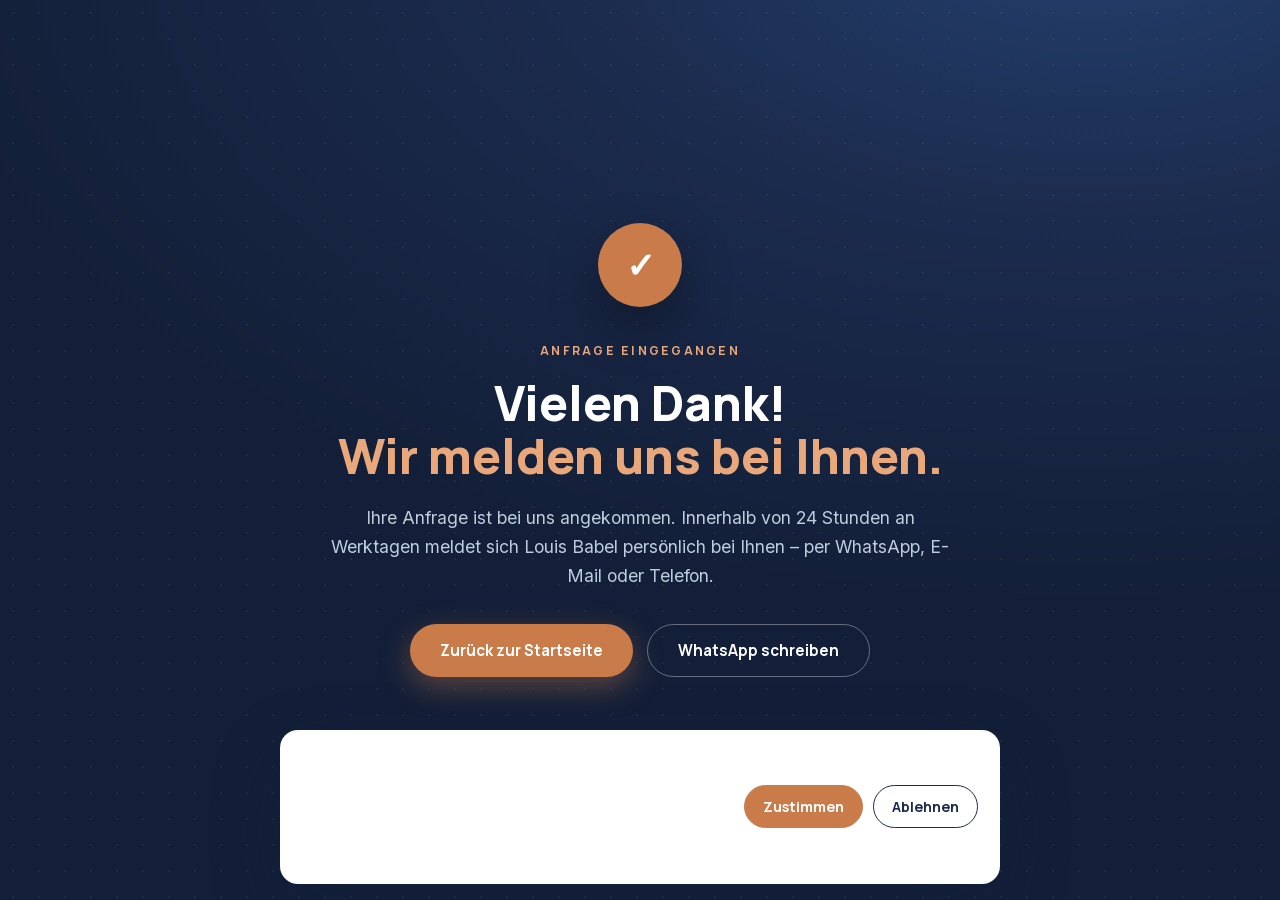
<file: danke.html>
<!DOCTYPE html>
<html lang="de">
<head>
<meta charset="UTF-8">
<meta name="viewport" content="width=device-width, initial-scale=1">
<title>Vielen Dank – Babel Heizungsbau</title>
<meta name="robots" content="noindex">
<meta property="og:image" content="https://www.heizungsbau-babel.de/images/og-heizungsbau-babel.jpg">
<meta property="og:image:width" content="1200">
<meta property="og:image:height" content="630">
<meta name="twitter:card" content="summary_large_image">
<meta name="twitter:image" content="https://www.heizungsbau-babel.de/images/og-heizungsbau-babel.jpg">
<link rel="preload" href="/fonts/manrope-latin.woff2" as="font" type="font/woff2" crossorigin>
<link rel="preload" href="/fonts/inter-latin.woff2" as="font" type="font/woff2" crossorigin>
<link rel="stylesheet" href="/fonts/fonts.css">
<script src="/consent.js" defer></script>
<style>
:root{--marine:#1B2B4D;--marine-dark:#131F38;--marine-soft:#24406E;--kupfer:#C97C4A;--kupfer-hell:#E8A87C;--kupfer-dunkel:#B36A3C;--weiss:#FFFFFF}
*{box-sizing:border-box;margin:0;padding:0}
html,body{height:100%}
body{font-family:'Inter',sans-serif;color:#fff;background:radial-gradient(1200px 700px at 85% -10%,var(--marine-soft) 0%,var(--marine) 45%,var(--marine-dark) 100%);display:flex;align-items:center;justify-content:center;padding:24px;position:relative}
body::before{content:"";position:absolute;inset:0;background-image:radial-gradient(rgba(255,255,255,.05) 1px,transparent 1px);background-size:26px 26px;pointer-events:none}
.card{position:relative;max-width:620px;width:100%;text-align:center}
.check{width:84px;height:84px;border-radius:50%;background:var(--kupfer);display:flex;align-items:center;justify-content:center;margin:0 auto 32px;font-size:2.2rem;font-weight:800;box-shadow:0 20px 50px rgba(0,0,0,.35)}
.kicker{display:inline-block;font-family:'Manrope',sans-serif;font-weight:700;font-size:.78rem;letter-spacing:.18em;text-transform:uppercase;color:var(--kupfer-hell);margin-bottom:18px}
h1{font-family:'Manrope',sans-serif;font-weight:800;font-size:clamp(2rem,5vw,3rem);line-height:1.1;margin-bottom:20px}
h1 em{font-style:normal;color:var(--kupfer-hell)}
p{font-size:1.1rem;line-height:1.65;color:#BECDDD;margin-bottom:34px}
.btns{display:flex;gap:14px;flex-wrap:wrap;justify-content:center}
.btn{display:inline-flex;align-items:center;gap:8px;padding:15px 30px;border-radius:999px;font-family:'Manrope',sans-serif;font-weight:700;font-size:.95rem;text-decoration:none;transition:all .25s}
.btn-primary{background:var(--kupfer);color:#fff;box-shadow:0 10px 30px rgba(201,124,74,.4)}
.btn-primary:hover{background:var(--kupfer-dunkel);transform:translateY(-2px)}
.btn-ghost{color:#fff;border:1.5px solid rgba(255,255,255,.35)}
.btn-ghost:hover{border-color:#fff;background:rgba(255,255,255,.08)}

#hb-consent{position:fixed;left:16px;right:16px;bottom:16px;z-index:300;display:flex;justify-content:center;pointer-events:none}
#hb-consent .hbc-box{pointer-events:auto;max-width:720px;width:100%;background:#fff;border:1px solid var(--linie);border-radius:18px;box-shadow:0 24px 70px rgba(19,31,56,.22);padding:20px 22px;display:flex;gap:18px;align-items:center;flex-wrap:wrap}
#hb-consent p{margin:0;flex:1 1 360px;font-size:.92rem;line-height:1.55;color:var(--text)}
#hb-consent a{color:var(--blau)}
#hb-consent .hbc-btns{display:flex;gap:10px;flex:0 0 auto}
#hb-consent button{font-family:'Manrope',sans-serif;font-weight:700;font-size:.9rem;padding:11px 18px;border-radius:100px;cursor:pointer;border:1.5px solid var(--marine)}
#hb-consent .hbc-accept{background:var(--kupfer);border-color:var(--kupfer);color:#fff}
#hb-consent .hbc-decline{background:#fff;color:var(--marine)}
@media(max-width:700px){#hb-consent{bottom:84px}#hb-consent .hbc-btns{width:100%}#hb-consent button{flex:1}}
</style>
</head>
<body>
<main class="card">
  <div class="check">✓</div>
  <span class="kicker">Anfrage eingegangen</span>
  <h1>Vielen Dank!<br><em>Wir melden uns bei Ihnen.</em></h1>
  <p>Ihre Anfrage ist bei uns angekommen. Innerhalb von 24 Stunden an Werktagen meldet sich Louis Babel persönlich bei Ihnen – per WhatsApp, E-Mail oder Telefon.</p>
  <div class="btns">
    <a class="btn btn-primary" href="/">Zurück zur Startseite</a>
    <a class="btn btn-ghost" href="https://wa.me/4915738803691?text=Hallo%2C%20ich%20interessiere%20mich%20f%C3%BCr%20eine%20Beratung.">WhatsApp schreiben</a>
  </div>
</main>
</body>
</html>
</file>
<file: fonts/fonts.css>
@font-face{font-family:'Inter';font-style:normal;font-weight:400 600;font-display:swap;src:url(/fonts/inter-latin-ext.woff2) format('woff2');unicode-range:U+0100-02BA, U+02BD-02C5, U+02C7-02CC, U+02CE-02D7, U+02DD-02FF, U+0304, U+0308, U+0329, U+1D00-1DBF, U+1E00-1E9F, U+1EF2-1EFF, U+2020, U+20A0-20AB, U+20AD-20C4, U+2113, U+2C60-2C7F, U+A720-A7FF}
@font-face{font-family:'Inter';font-style:normal;font-weight:400 600;font-display:swap;src:url(/fonts/inter-latin.woff2) format('woff2');unicode-range:U+0000-00FF, U+0131, U+0152-0153, U+02BB-02BC, U+02C6, U+02DA, U+02DC, U+0304, U+0308, U+0329, U+2000-206F, U+20AC, U+2122, U+2191, U+2193, U+2212, U+2215, U+FEFF, U+FFFD}
@font-face{font-family:'Manrope';font-style:normal;font-weight:500 800;font-display:swap;src:url(/fonts/manrope-latin-ext.woff2) format('woff2');unicode-range:U+0100-02BA, U+02BD-02C5, U+02C7-02CC, U+02CE-02D7, U+02DD-02FF, U+0304, U+0308, U+0329, U+1D00-1DBF, U+1E00-1E9F, U+1EF2-1EFF, U+2020, U+20A0-20AB, U+20AD-20C4, U+2113, U+2C60-2C7F, U+A720-A7FF}
@font-face{font-family:'Manrope';font-style:normal;font-weight:500 800;font-display:swap;src:url(/fonts/manrope-latin.woff2) format('woff2');unicode-range:U+0000-00FF, U+0131, U+0152-0153, U+02BB-02BC, U+02C6, U+02DA, U+02DC, U+0304, U+0308, U+0329, U+2000-206F, U+20AC, U+2122, U+2191, U+2193, U+2212, U+2215, U+FEFF, U+FFFD}
</file>
